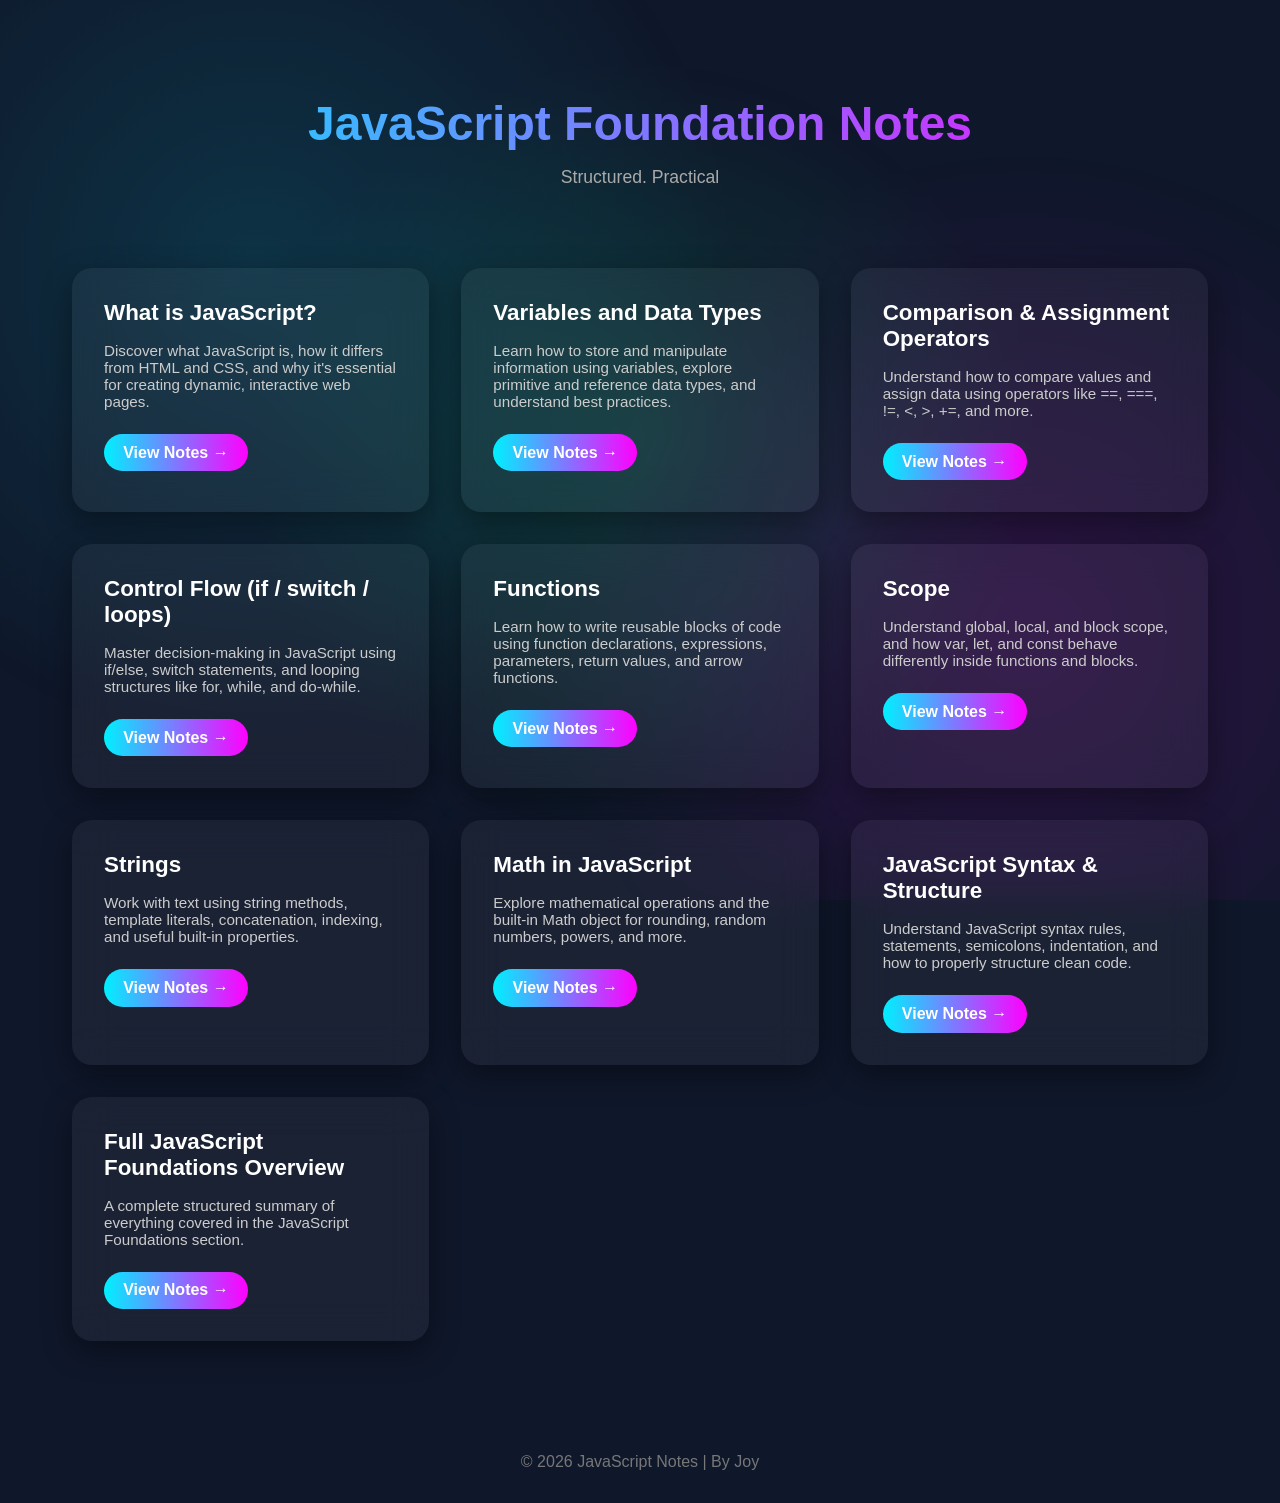
<file: index.html>
<!DOCTYPE html>
<html lang="en">
<head>
<meta charset="UTF-8">
<meta name="viewport" content="width=device-width, initial-scale=1.0">
<title>Web Development Notes Hub</title>

<style>
/* ---------------- RESET ---------------- */
*{
  margin:0;
  padding:0;
  box-sizing:border-box;
}

body{
  font-family:'Segoe UI',sans-serif;
  background:#0f172a;
  color:white;
  overflow-x:hidden;
}

/* ---------------- ANIMATED BACKGROUND ---------------- */
.bg{
  position:fixed;
  width:100%;
  height:100%;
  background: radial-gradient(circle at 20% 30%, #00f0ff22, transparent 40%),
              radial-gradient(circle at 80% 70%, #ff00ff22, transparent 40%),
              radial-gradient(circle at 50% 50%, #00ff9522, transparent 50%);
  animation: moveBg 12s infinite alternate ease-in-out;
  z-index:-1;
}

@keyframes moveBg{
  from{transform:translateY(0px);}
  to{transform:translateY(-40px);}
}

/* ---------------- HEADER ---------------- */
header{
  text-align:center;
  padding:6rem 2rem 3rem 2rem;
}

header h1{
  font-size:3rem;
  background:linear-gradient(90deg,#00f0ff,#ff00ff);
  -webkit-background-clip:text;
  -webkit-text-fill-color:transparent;
}

header p{
  margin-top:1rem;
  color:#aaa;
  font-size:1.1rem;
}

/* ---------------- GRID ---------------- */
.container{
  max-width:1200px;
  margin:auto;
  padding:2rem;
  display:grid;
  grid-template-columns:repeat(auto-fit,minmax(280px,1fr));
  gap:2rem;
}

/* ---------------- CARD ---------------- */
.card{
  background:rgba(255,255,255,0.05);
  backdrop-filter:blur(20px);
  border-radius:20px;
  padding:2rem;
  transition:0.4s ease;
  box-shadow:0 10px 30px rgba(0,0,0,0.4);
  position:relative;
  overflow:hidden;
}

.card:hover{
  transform:translateY(-10px);
  box-shadow:0 20px 40px rgba(0,255,255,0.2);
}

.card h2{
  margin-bottom:1rem;
  font-size:1.4rem;
}

.card p{
  color:#ccc;
  font-size:0.95rem;
  margin-bottom:1.5rem;
}

/* ---------------- BUTTON ---------------- */
.card a{
  text-decoration:none;
  padding:0.6rem 1.2rem;
  border-radius:30px;
  background:linear-gradient(90deg,#00f0ff,#ff00ff);
  color:white;
  font-weight:bold;
  transition:0.3s;
  display:inline-block;
}

.card a:hover{
  opacity:0.8;
}

/* ---------------- FOOTER ---------------- */
footer{
  text-align:center;
  padding:2rem;
  color:#777;
  margin-top:3rem;
}

/* ---------------- RESPONSIVE ---------------- */
@media(max-width:600px){
  header h1{
    font-size:2rem;
  }
}
</style>
</head>
<body>

<div class="bg"></div>

<header>
  <h1>JavaScript Foundation Notes</h1>
  <p>Structured. Practical</p>
</header>

<main class="container">

  <!-- Tutorial 1 -->
  <div class="card">
    <h2>What is JavaScript?</h2>
    <p>Discover what JavaScript is, how it differs from HTML and CSS, and why it's essential for creating dynamic, interactive web pages.</p>
    <a href="./JavaScript_Foundations/WhatIsJavaScript.html">View Notes →</a>
  </div>

  <!-- Tutorial 2 -->
  <div class="card">
    <h2>Variables and Data Types</h2>
    <p>Learn how to store and manipulate information using variables, explore primitive and reference data types, and understand best practices.</p>
    <a href="./JavaScript_Foundations/VariablesAndDataTypes.html">View Notes →</a>
  </div>

  <!-- Tutorial 3 -->
  <div class="card">
    <h2>Comparison & Assignment Operators</h2>
    <p>Understand how to compare values and assign data using operators like ==, ===, !=, <, >, +=, and more.</p>
    <a href="./JavaScript_Foundations/ComparisonandAssignmentOperators.html">View Notes →</a>
  </div>

  <!-- Tutorial 4 -->
  <div class="card">
    <h2>Control Flow (if / switch / loops)</h2>
    <p>Master decision-making in JavaScript using if/else, switch statements, and looping structures like for, while, and do-while.</p>
    <a href="./JavaScript_Foundations/controlFlow.html">View Notes →</a>
  </div>

  <!-- Tutorial 5 -->
  <div class="card">
    <h2>Functions</h2>
    <p>Learn how to write reusable blocks of code using function declarations, expressions, parameters, return values, and arrow functions.</p>
    <a href="./JavaScript_Foundations/functions.html">View Notes →</a>
  </div>

  <!-- Tutorial 6 -->
  <div class="card">
    <h2>Scope</h2>
    <p>Understand global, local, and block scope, and how var, let, and const behave differently inside functions and blocks.</p>
    <a href="./JavaScript_Foundations/scope.html">View Notes →</a>
  </div>

  <!-- Tutorial 7 -->
  <div class="card">
    <h2>Strings</h2>
    <p>Work with text using string methods, template literals, concatenation, indexing, and useful built-in properties.</p>
    <a href="./JavaScript_Foundations/strings.html">View Notes →</a>
  </div>

  <!-- Tutorial 8 -->
  <div class="card">
    <h2>Math in JavaScript</h2>
    <p>Explore mathematical operations and the built-in Math object for rounding, random numbers, powers, and more.</p>
    <a href="./JavaScript_Foundations/math.html">View Notes →</a>
  </div>

  <!-- Tutorial 9 -->
  <div class="card">
    <h2>JavaScript Syntax & Structure</h2>
    <p>Understand JavaScript syntax rules, statements, semicolons, indentation, and how to properly structure clean code.</p>
    <a href="./JavaScript_Foundations/syntax.html">View Notes →</a>
  </div>

  <!-- Tutorial 10 -->
  <div class="card">
    <h2>Full JavaScript Foundations Overview</h2>
    <p>A complete structured summary of everything covered in the JavaScript Foundations section.</p>
    <a href="./JavaScript_Foundations/jsFoundations.html">View Notes →</a>
  </div>

</main>

<footer>
  © 2026 JavaScript Notes | By Joy
</footer>

</body>
</html>
</file>
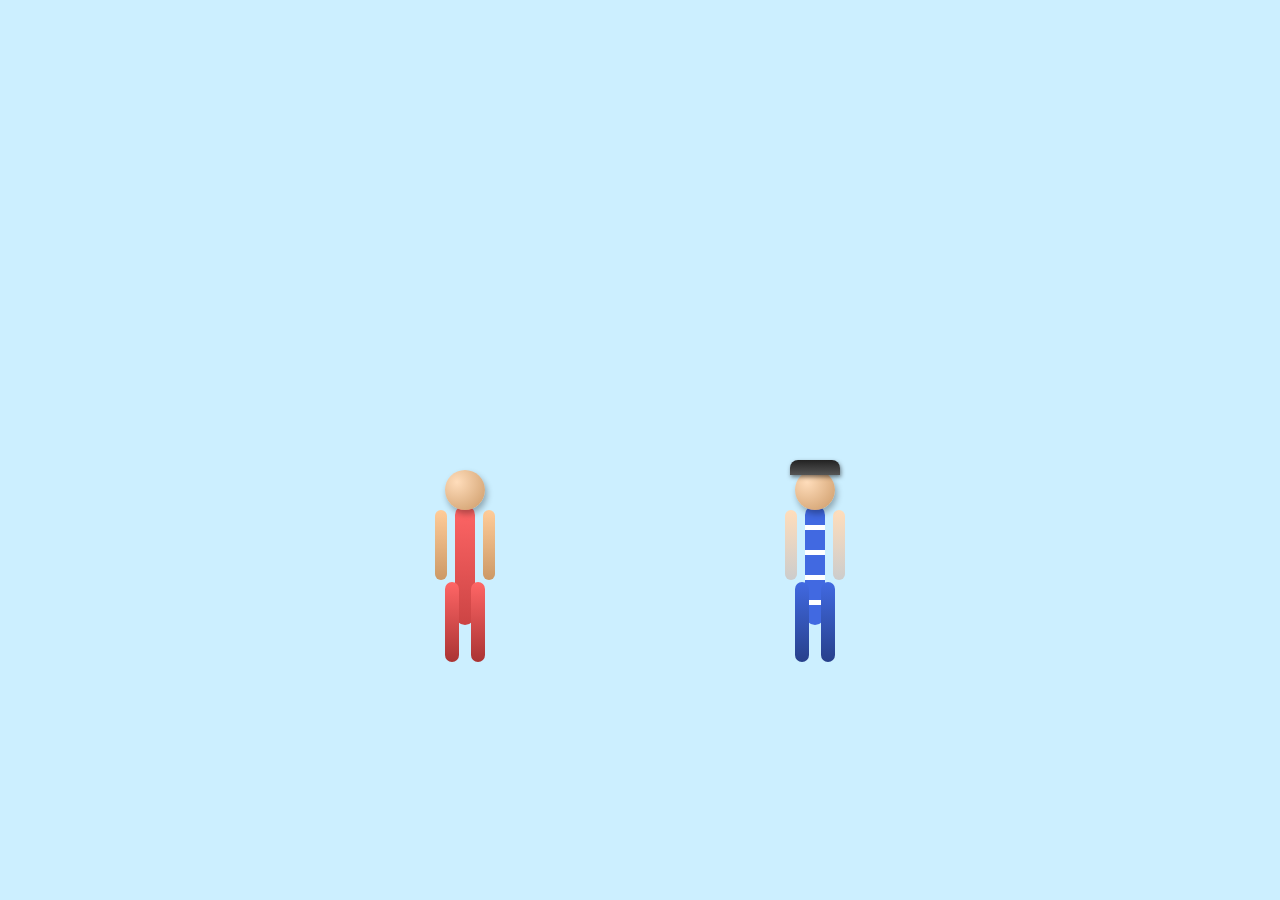
<file: JavaScript_Foundations/cartoon.html>
<!DOCTYPE html>
<html lang="en">
<head>
<meta charset="UTF-8">
<meta name="viewport" content="width=device-width, initial-scale=1.0">
<title>Ultra Realistic Stick-Figure Security Check</title>
<style>
body {
  margin: 0;
  background: #ccefff;
  display: flex;
  justify-content: center;
  align-items: center;
  height: 100vh;
  font-family: Arial, sans-serif;
}

/* Scene container */
.scene {
  width: 700px;
  height: 350px;
  position: relative;
  display: flex;
  justify-content: space-around;
  align-items: flex-end;
}

/* Stick figure base */
.person, .officer {
  position: relative;
  width: 60px;
  display: flex;
  flex-direction: column;
  align-items: center;
}

/* Head with shading */
.head {
  width: 40px;
  height: 40px;
  border-radius: 50%;
  background: radial-gradient(circle at 30% 30%, #ffddbb, #cc9966);
  box-shadow: 2px 4px 6px rgba(0,0,0,0.3);
  z-index: 2;
  position: relative;
}

/* Officer hat */
.officer .hat {
  width: 50px;
  height: 15px;
  background: linear-gradient(to bottom, #222, #555);
  border-radius: 8px 8px 0 0;
  position: absolute;
  top: -10px;
  z-index: 3;
  box-shadow: 1px 2px 4px rgba(0,0,0,0.5);
}

/* Body with gradient and subtle curves */
.body {
  width: 20px;
  height: 120px;
  border-radius: 12px;
  margin-top: -5px;
  position: relative;
  z-index: 1;
  display: flex;
  flex-direction: column;
  align-items: center;
}

/* Person uniform */
.person .body {
  background: linear-gradient(to bottom, #ff6666 0%, #cc4444 100%);
}

/* Officer uniform */
.officer .body {
  background: repeating-linear-gradient(
    to bottom,
    #4169e1, /* royal blue */
    #4169e1 20px,
    #ffffff 20px,
    #ffffff 25px
  );
}

/* Arms attached to body */
.arms {
  display: flex;
  justify-content: space-between;
  width: 60px;
  margin-top: 5px;
}
.arm-left, .arm-right {
  width: 12px;
  height: 70px;
  border-radius: 8px;
}
.person .arm-left, .person .arm-right {
  background: linear-gradient(to bottom, #ffcc99, #cc9966);
}
.officer .arm-left, .officer .arm-right {
  background: linear-gradient(to bottom, #ffddbb, #cccccc);
}

/* Legs attached to body */
.legs {
  display: flex;
  justify-content: space-between;
  width: 40px;
  margin-top: 2px;
}
.leg-left, .leg-right {
  width: 14px;
  height: 80px;
  border-radius: 10px;
}
.person .leg-left, .person .leg-right {
  background: linear-gradient(to bottom, #ff6666, #aa3333);
}
.officer .leg-left, .officer .leg-right {
  background: linear-gradient(to bottom, #4169e1, #27408b);
}

/* ID card */
.id-card {
  width: 28px;
  height: 18px;
  background: linear-gradient(135deg, #fff, #eee);
  border: 2px solid #333;
  border-radius: 4px;
  position: absolute;
  top: 70px;
  left: 10px;
  transform: rotate(-30deg);
  opacity: 0;
  animation: moveID 8s infinite;
  box-shadow: 2px 2px 4px rgba(0,0,0,0.3);
  z-index: 4;
}

/* Speech bubbles */
.tooltip {
  position: absolute;
  max-width: 18ch;
  padding: 0.8em;
  border-radius: 1em;
  text-align: center;
  font-size: 14px;
  color: #fff;
  opacity: 0;
  z-index: 5;
}

/* Officer bubble gradients */
.officer-bubble {
  background: linear-gradient(45deg,#490A3D,#F8CA00);
  bottom: 180px;
  left: -10px;
  animation-fill-mode: forwards;
}

/* Person bubble gradients */
.person-bubble {
  background: linear-gradient(-45deg,#5E412F,#78C0A8);
  bottom: 180px;
  right: -10px;
  animation-fill-mode: forwards;
}

/* Bubble animation sequences */
@keyframes dialogueSequence {0%,14% { opacity:0; } 15%,29% { opacity:1; } 30%,100% { opacity:0; }}
@keyframes dialogueSequence2 {0%,29% { opacity:0; } 30%,44% { opacity:1; } 45%,100% { opacity:0; }}
@keyframes dialogueSequence3 {0%,44% { opacity:0; } 45%,59% { opacity:1; } 60%,100% { opacity:0; }}
@keyframes dialogueSequence4 {0%,59% { opacity:0; } 60%,74% { opacity:1; } 75%,100% { opacity:0; }}

/* Move ID card from person to officer */
@keyframes moveID {
  0%,59% { opacity: 0; transform: rotate(-30deg) translate(0,0); }
  60%,74% { opacity: 1; transform: rotate(0deg) translate(180px,-30px); }
  75%,100% { opacity: 0; transform: rotate(-30deg) translate(0,0); }
}

/* Assign animations */
.officer-bubble.age { animation: dialogueSequence 8s infinite; }
.person-bubble.age { animation: dialogueSequence2 8s infinite; }
.officer-bubble.id { animation: dialogueSequence3 8s infinite; }
.person-bubble.id { animation: dialogueSequence4 8s infinite; }

</style>
</head>
<body>

<div class="scene">
  <!-- Person -->
  <div class="person">
    <div class="head"></div>
    <div class="body">
      <div class="arms">
        <div class="arm-left"></div>
        <div class="arm-right"></div>
      </div>
      <div class="legs">
        <div class="leg-left"></div>
        <div class="leg-right"></div>
      </div>
    </div>
    <div class="id-card"></div>
    <div class="tooltip person-bubble age">21</div>
    <div class="tooltip person-bubble id">Here is my ID</div>
  </div>

  <!-- Officer -->
  <div class="officer">
    <div class="hat"></div>
    <div class="head"></div>
    <div class="body">
      <div class="arms">
        <div class="arm-left"></div>
        <div class="arm-right"></div>
      </div>
      <div class="legs">
        <div class="leg-left"></div>
        <div class="leg-right"></div>
      </div>
    </div>
    <div class="tooltip officer-bubble age">Please tell me your age?</div>
    <div class="tooltip officer-bubble id">Show me your ID!</div>
  </div>
</div>

</body>
</html>
</file>
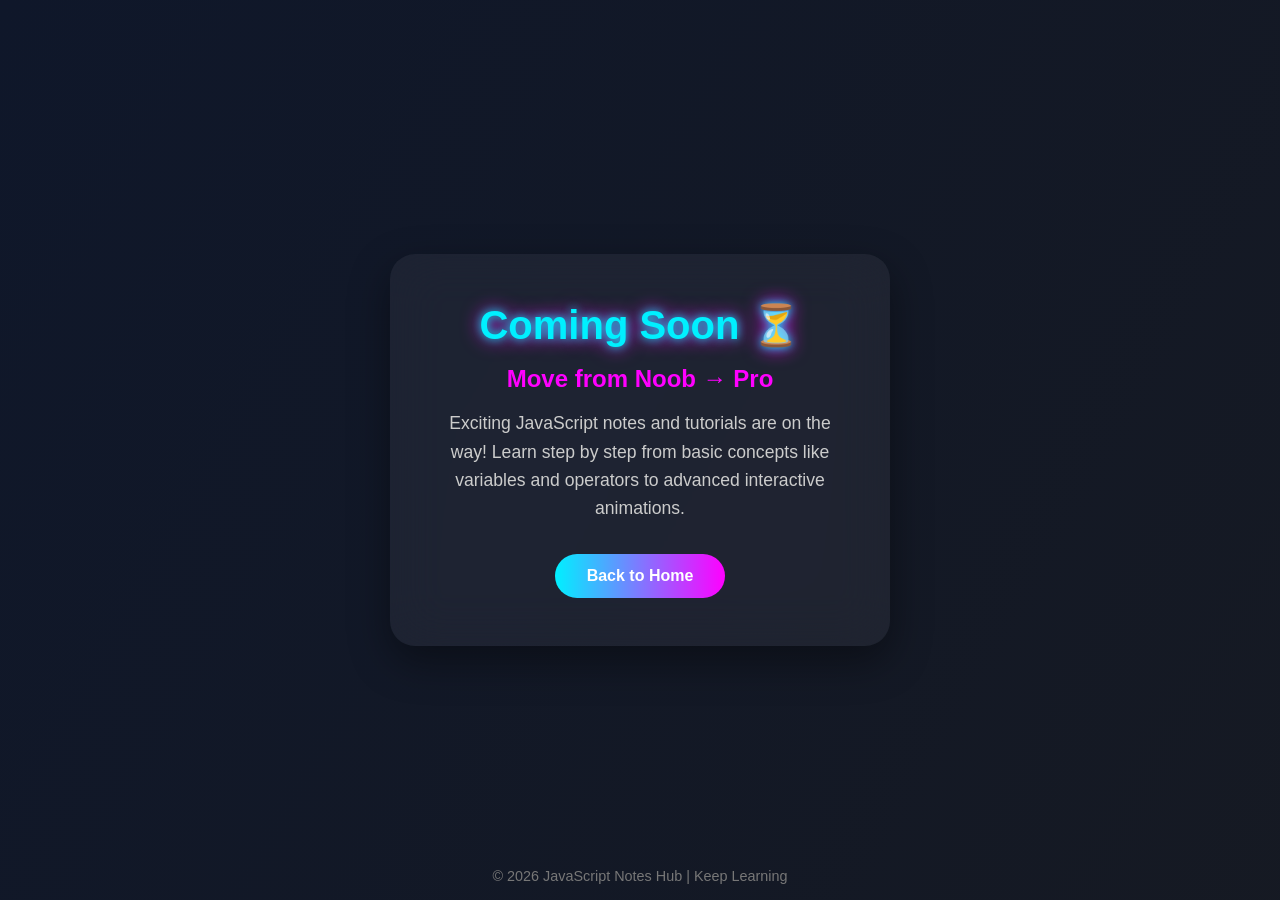
<file: JavaScript_Foundations/comingSoon.html>
<!DOCTYPE html>
<html lang="en">
<head>
<meta charset="UTF-8">
<meta name="viewport" content="width=device-width, initial-scale=1.0">
<title>Notes Coming Soon</title>

<style>
/* --------------- RESET --------------- */
* {
  margin: 0;
  padding: 0;
  box-sizing: border-box;
}

body {
  font-family: 'Segoe UI', sans-serif;
  height: 100vh;
  background: linear-gradient(120deg,#0f172a,#1c1c1c,#0f172a);
  background-size: 400% 400%;
  animation: gradientMove 15s ease infinite;
  color: white;
  display: flex;
  justify-content: center;
  align-items: center;
  overflow: hidden;
}

/* --------------- BACKGROUND ANIMATION --------------- */
@keyframes gradientMove {
  0% {background-position:0% 50%;}
  50% {background-position:100% 50%;}
  100% {background-position:0% 50%;}
}

/* --------------- CARD --------------- */
.card {
  background: rgba(255,255,255,0.05);
  backdrop-filter: blur(25px);
  padding: 3rem;
  border-radius: 25px;
  text-align: center;
  box-shadow: 0 15px 40px rgba(0,0,0,0.4);
  max-width: 500px;
  width: 90%;
  transition: transform 0.3s ease, box-shadow 0.3s ease;
}

.card:hover {
  transform: translateY(-10px);
  box-shadow: 0 20px 50px rgba(0,255,255,0.3);
}

/* --------------- TEXT --------------- */
.card h1 {
  font-size: 2.5rem;
  color: #00f0ff;
  text-shadow: 0 0 10px #00f0ff, 0 0 20px #ff00ff;
  margin-bottom: 1rem;
}

.card h2 {
  font-size: 1.5rem;
  color: #ff00ff;
  margin-bottom: 1rem;
}

.card p {
  font-size: 1.1rem;
  color: #ccc;
  margin-bottom: 2rem;
  line-height: 1.6;
}

/* --------------- BUTTON --------------- */
.button {
  display: inline-block;
  padding: 0.8rem 2rem;
  border-radius: 30px;
  text-decoration: none;
  font-weight: bold;
  color: white;
  background: linear-gradient(90deg,#00f0ff,#ff00ff);
  transition: 0.3s;
}

.button:hover {
  opacity: 0.85;
  transform: scale(1.05);
}

/* --------------- FOOTER --------------- */
footer {
  position: absolute;
  bottom: 1rem;
  width: 100%;
  text-align: center;
  color: #777;
  font-size: 0.9rem;
}

/* --------------- RESPONSIVE --------------- */
@media(max-width:600px) {
  .card h1 {
    font-size: 2rem;
  }
  .card h2 {
    font-size: 1.2rem;
  }
}
</style>
</head>
<body>

<div class="card">
  <h1>Coming Soon ⏳</h1>
  <h2>Move from Noob → Pro</h2>
  <p>Exciting JavaScript notes and tutorials are on the way! Learn step by step from basic concepts like variables and operators to advanced interactive animations.</p>
  <a href="../index.html" class="button">Back to Home</a>
</div>

<footer>
  © 2026 JavaScript Notes Hub | Keep Learning
</footer>

<script src="script.js"></script>
</body>
</html>
</file>
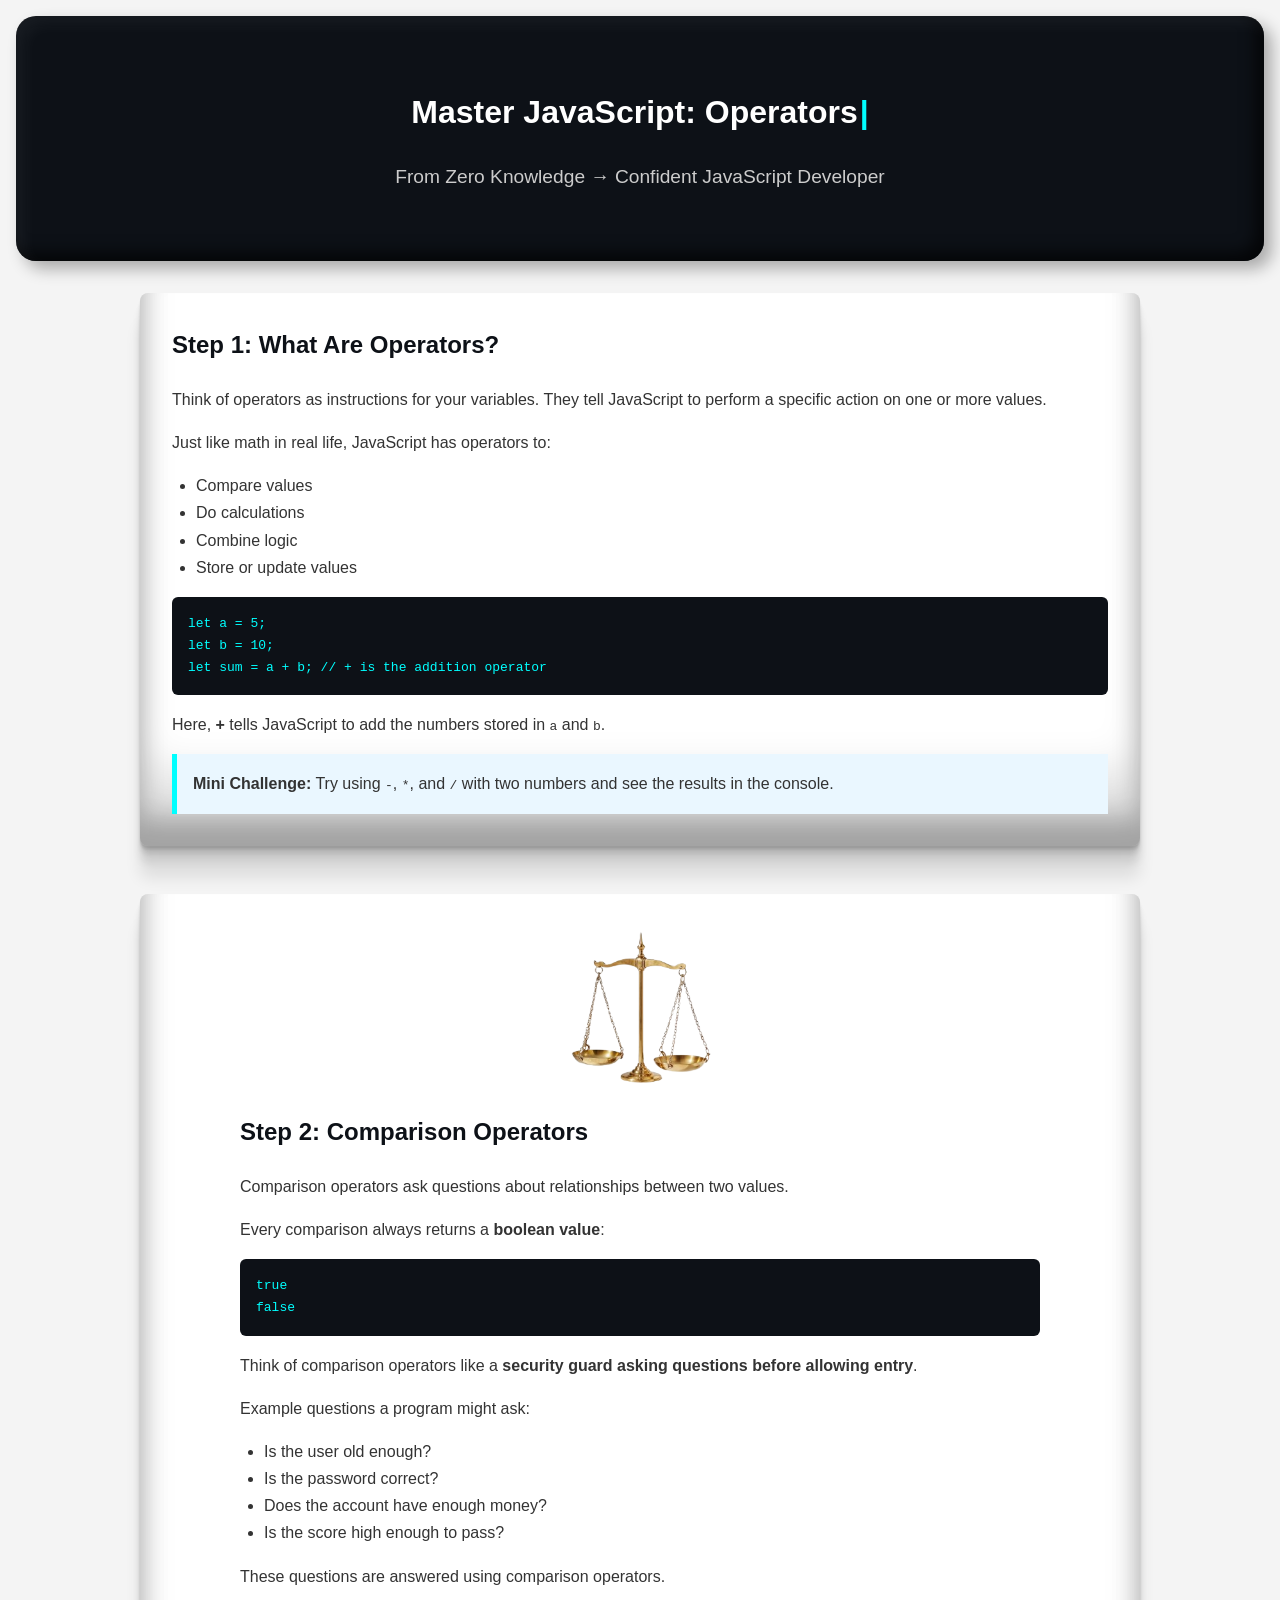
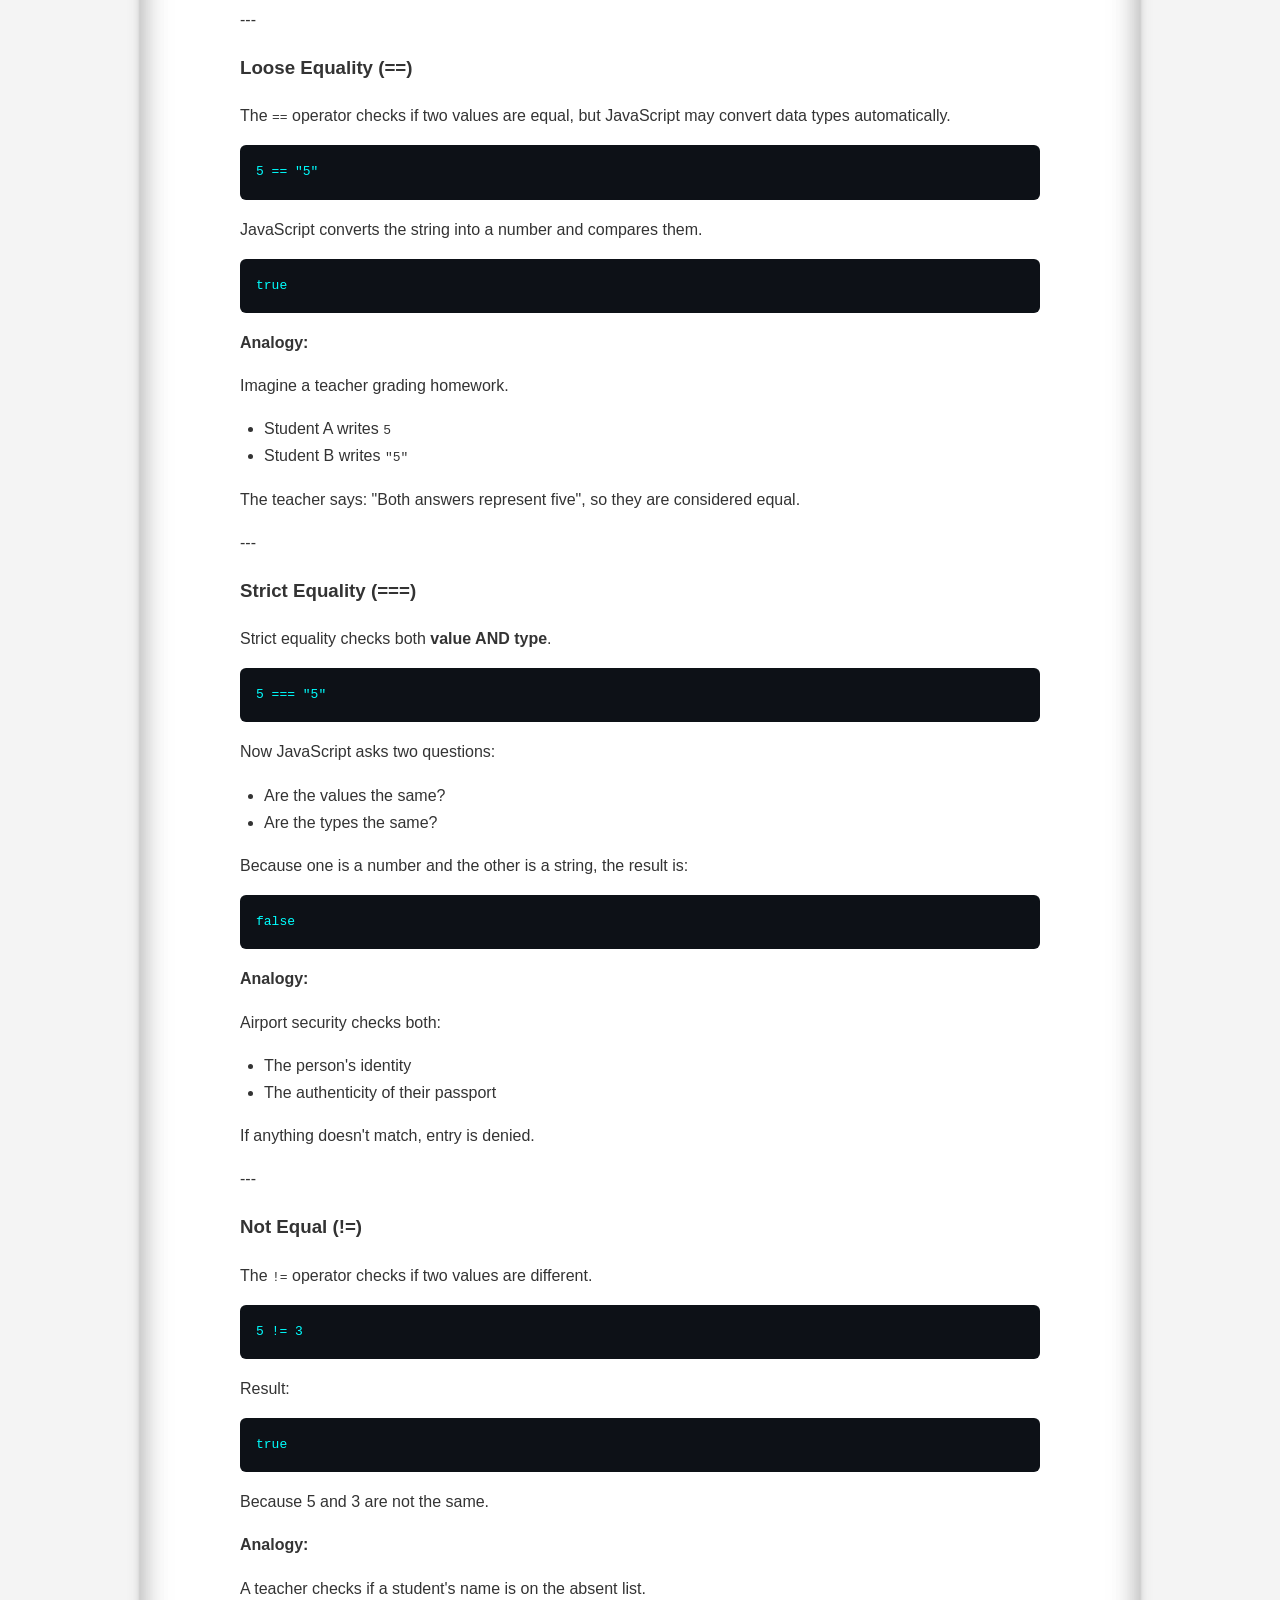
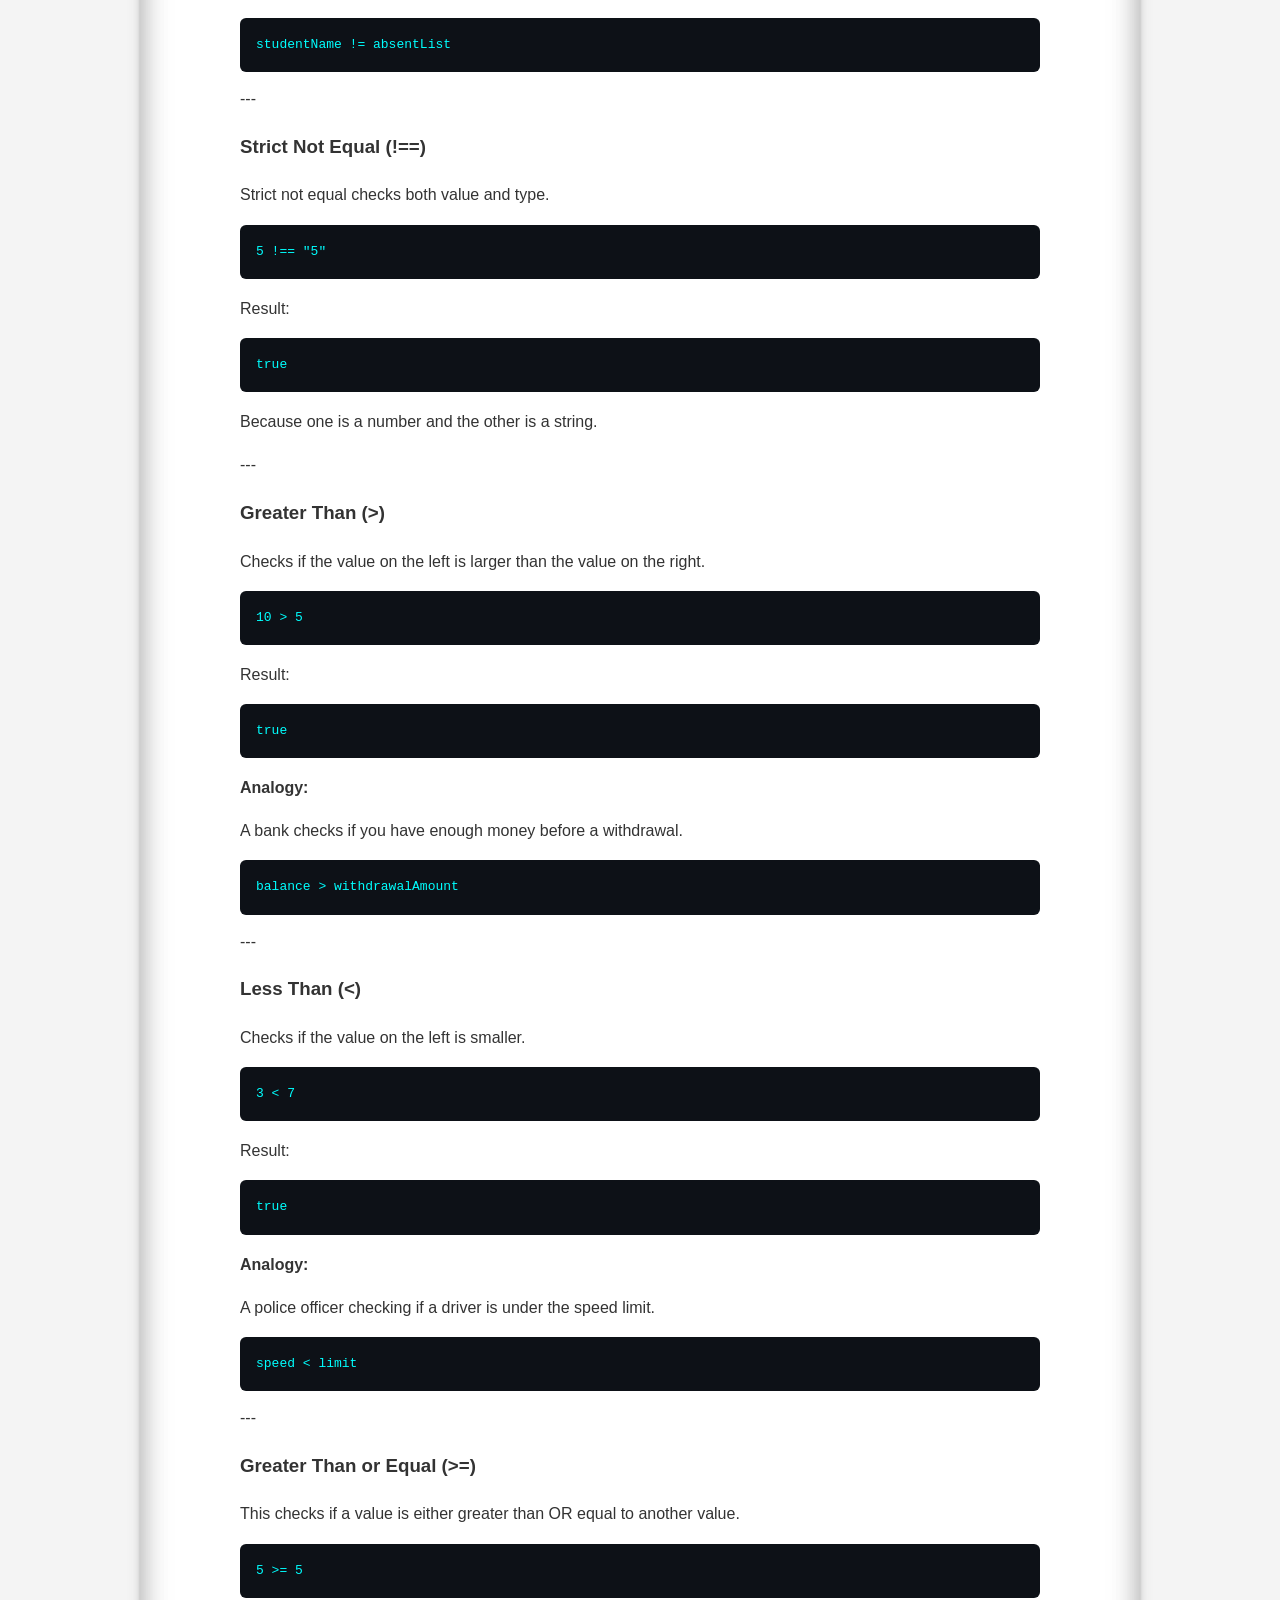
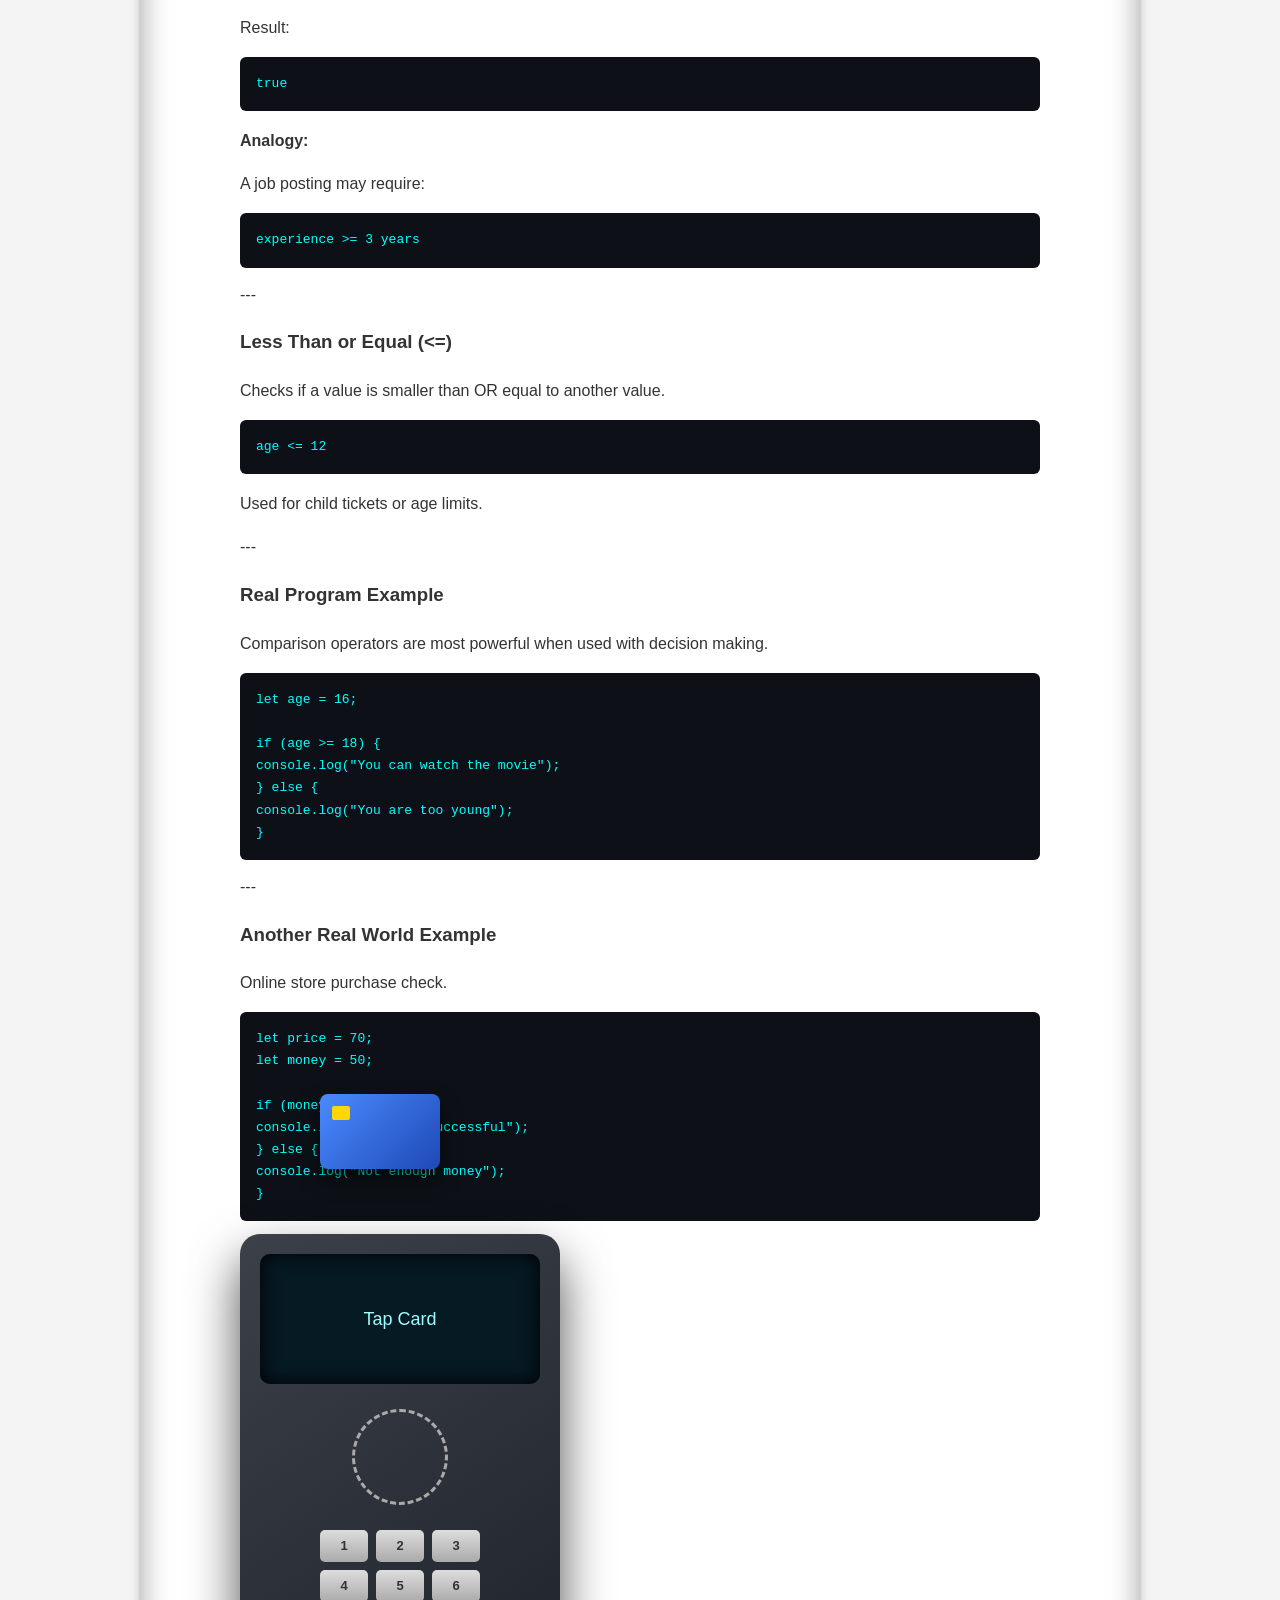
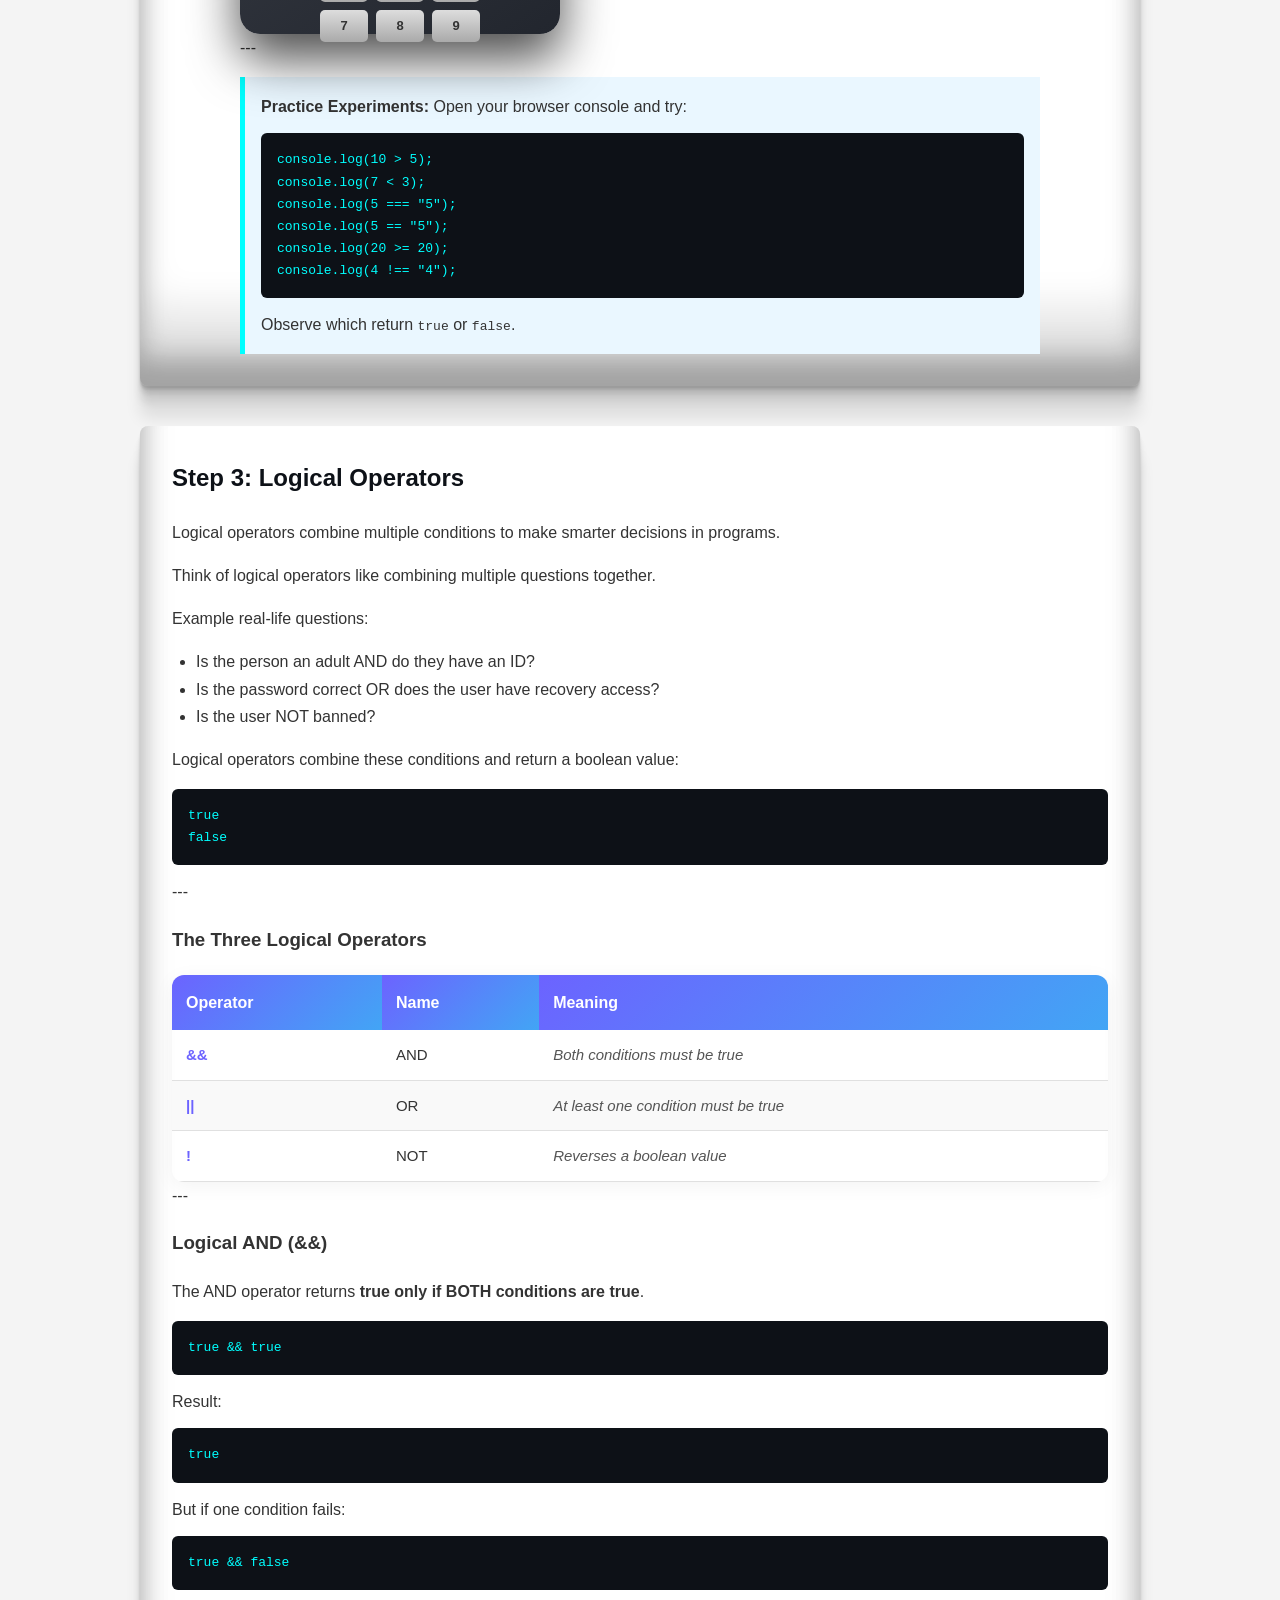
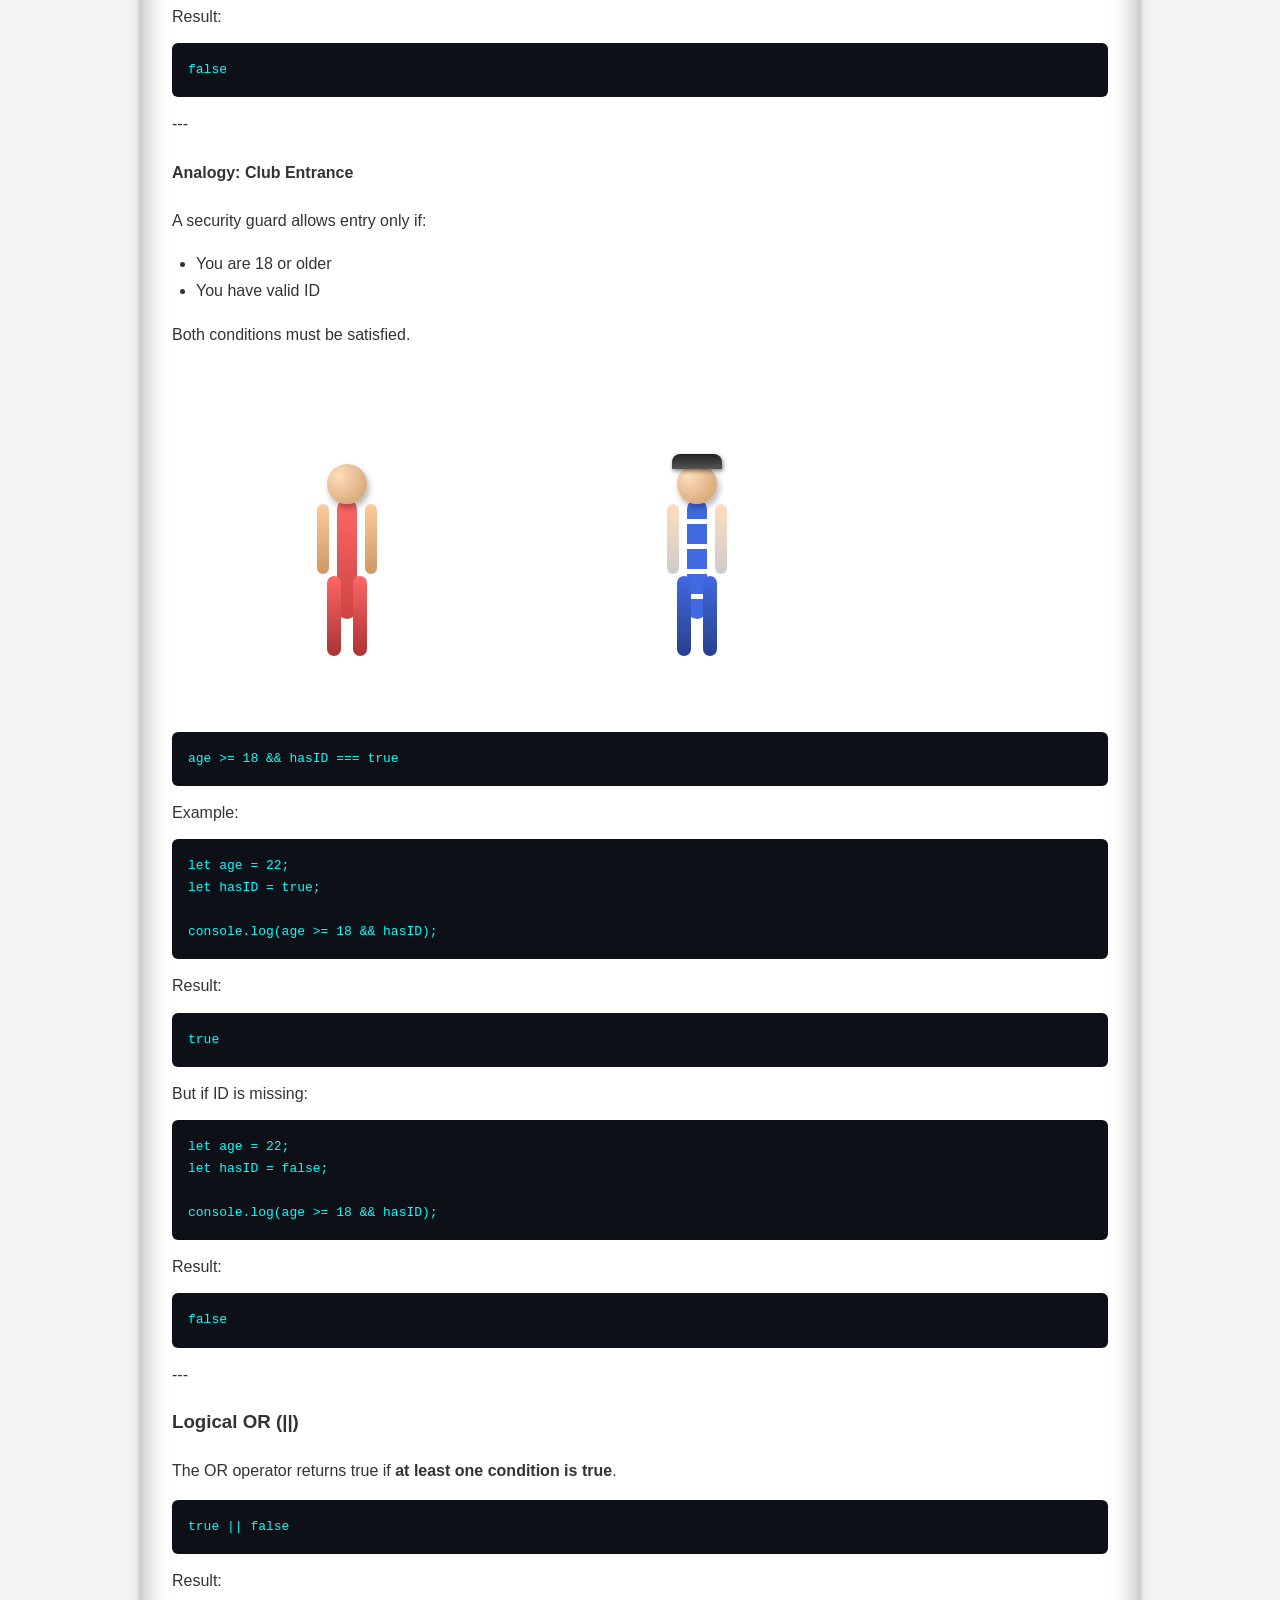
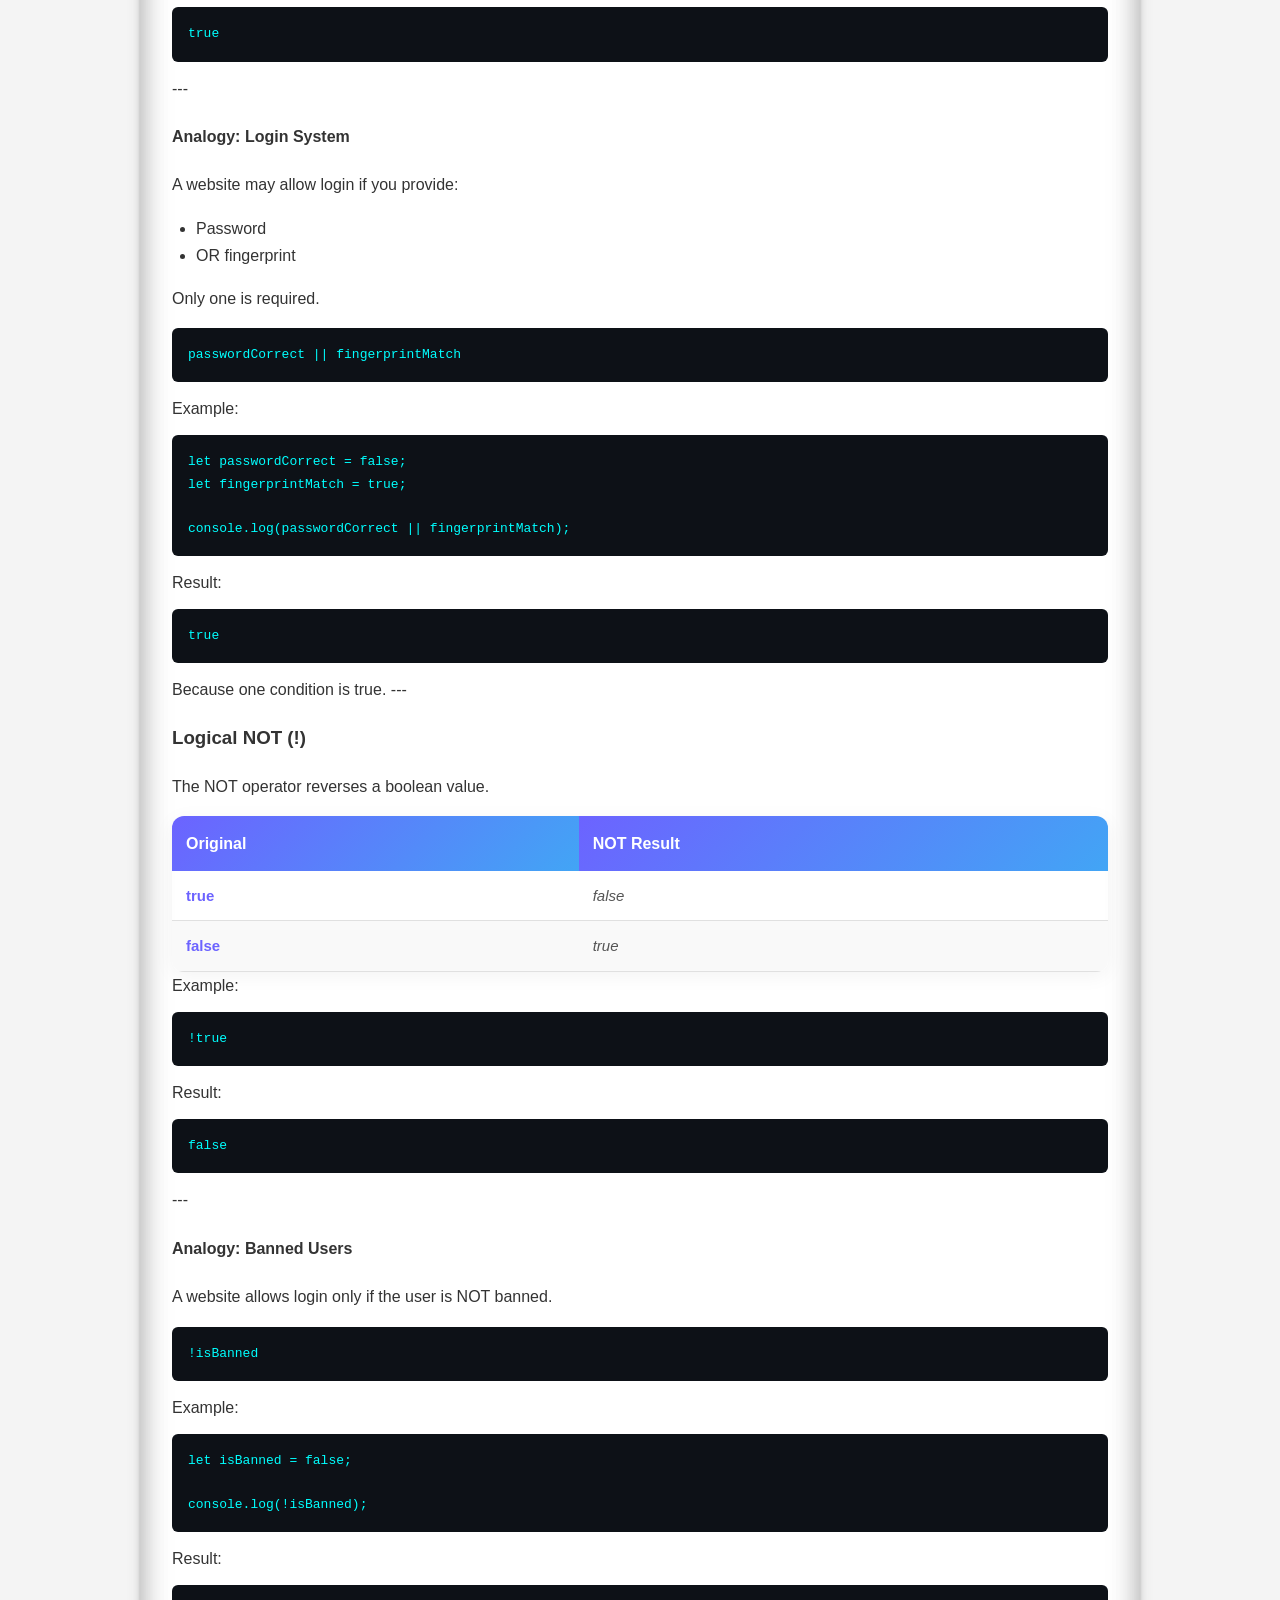
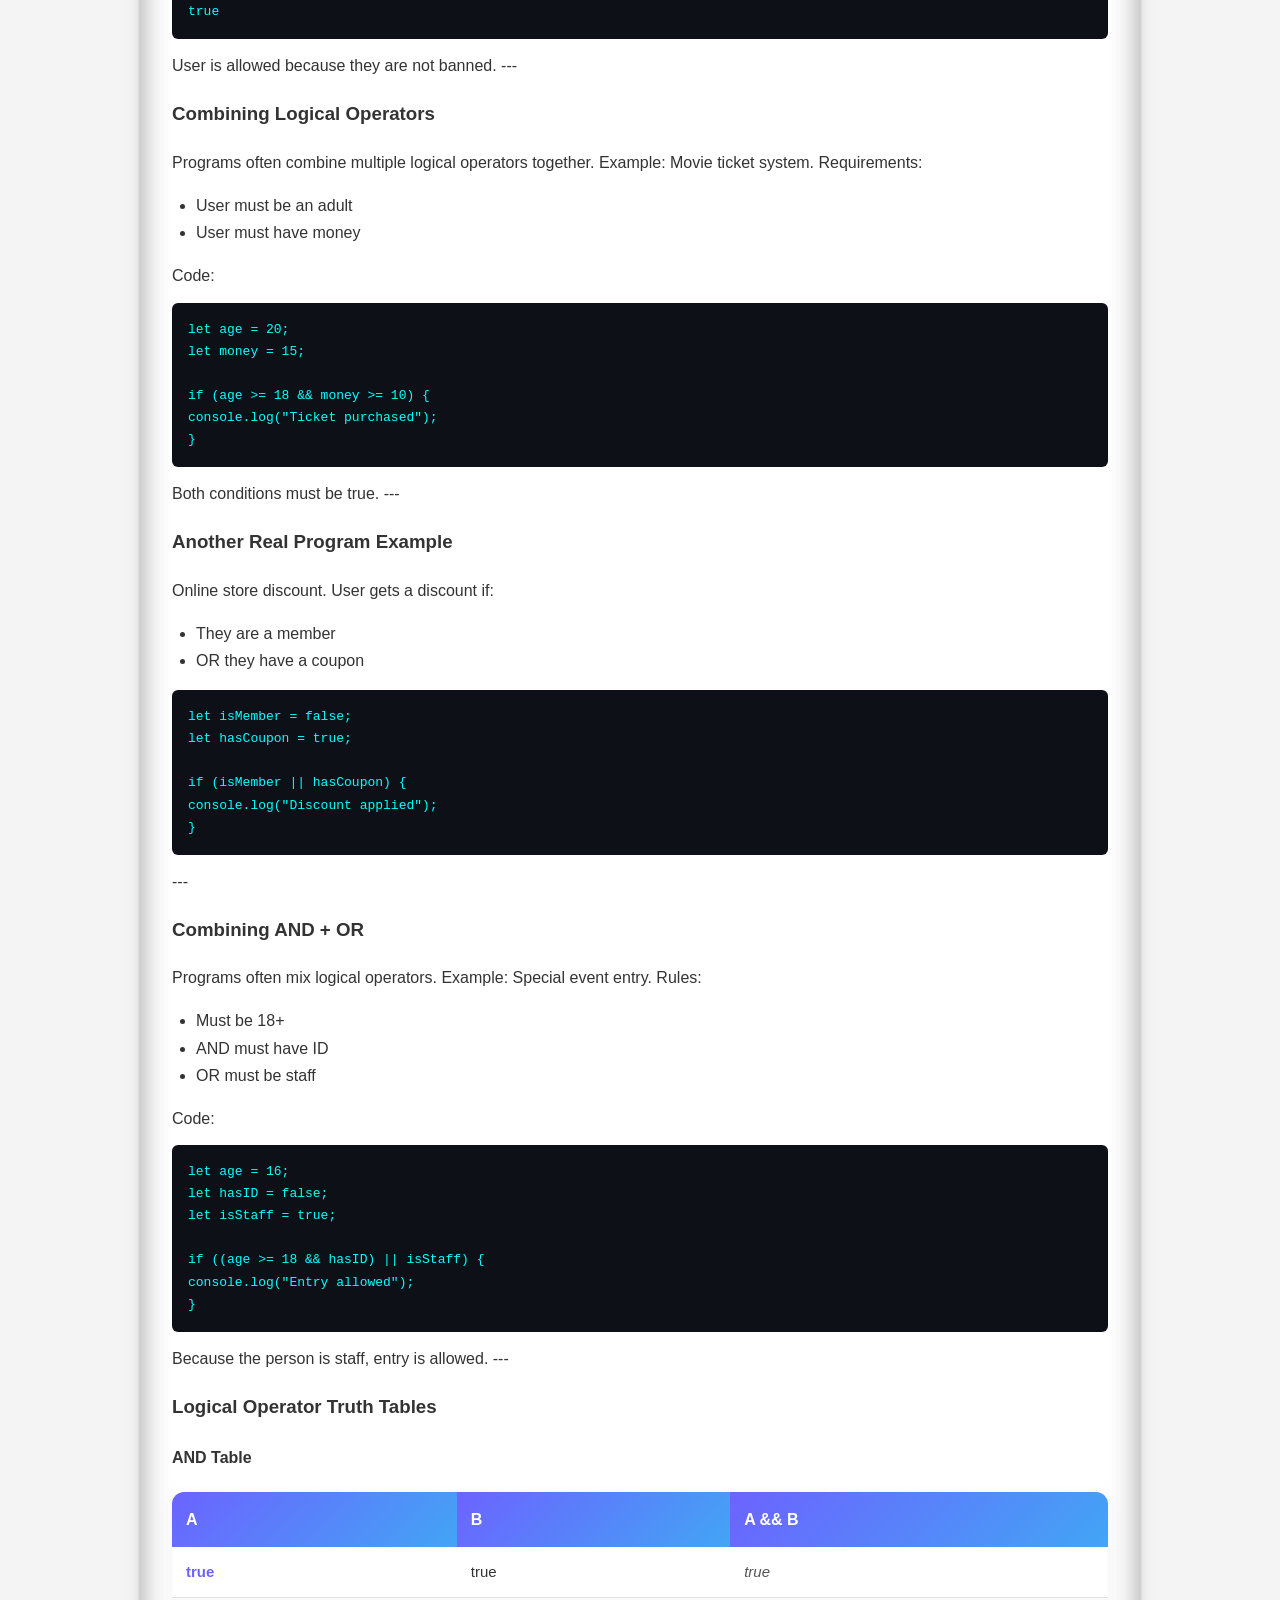
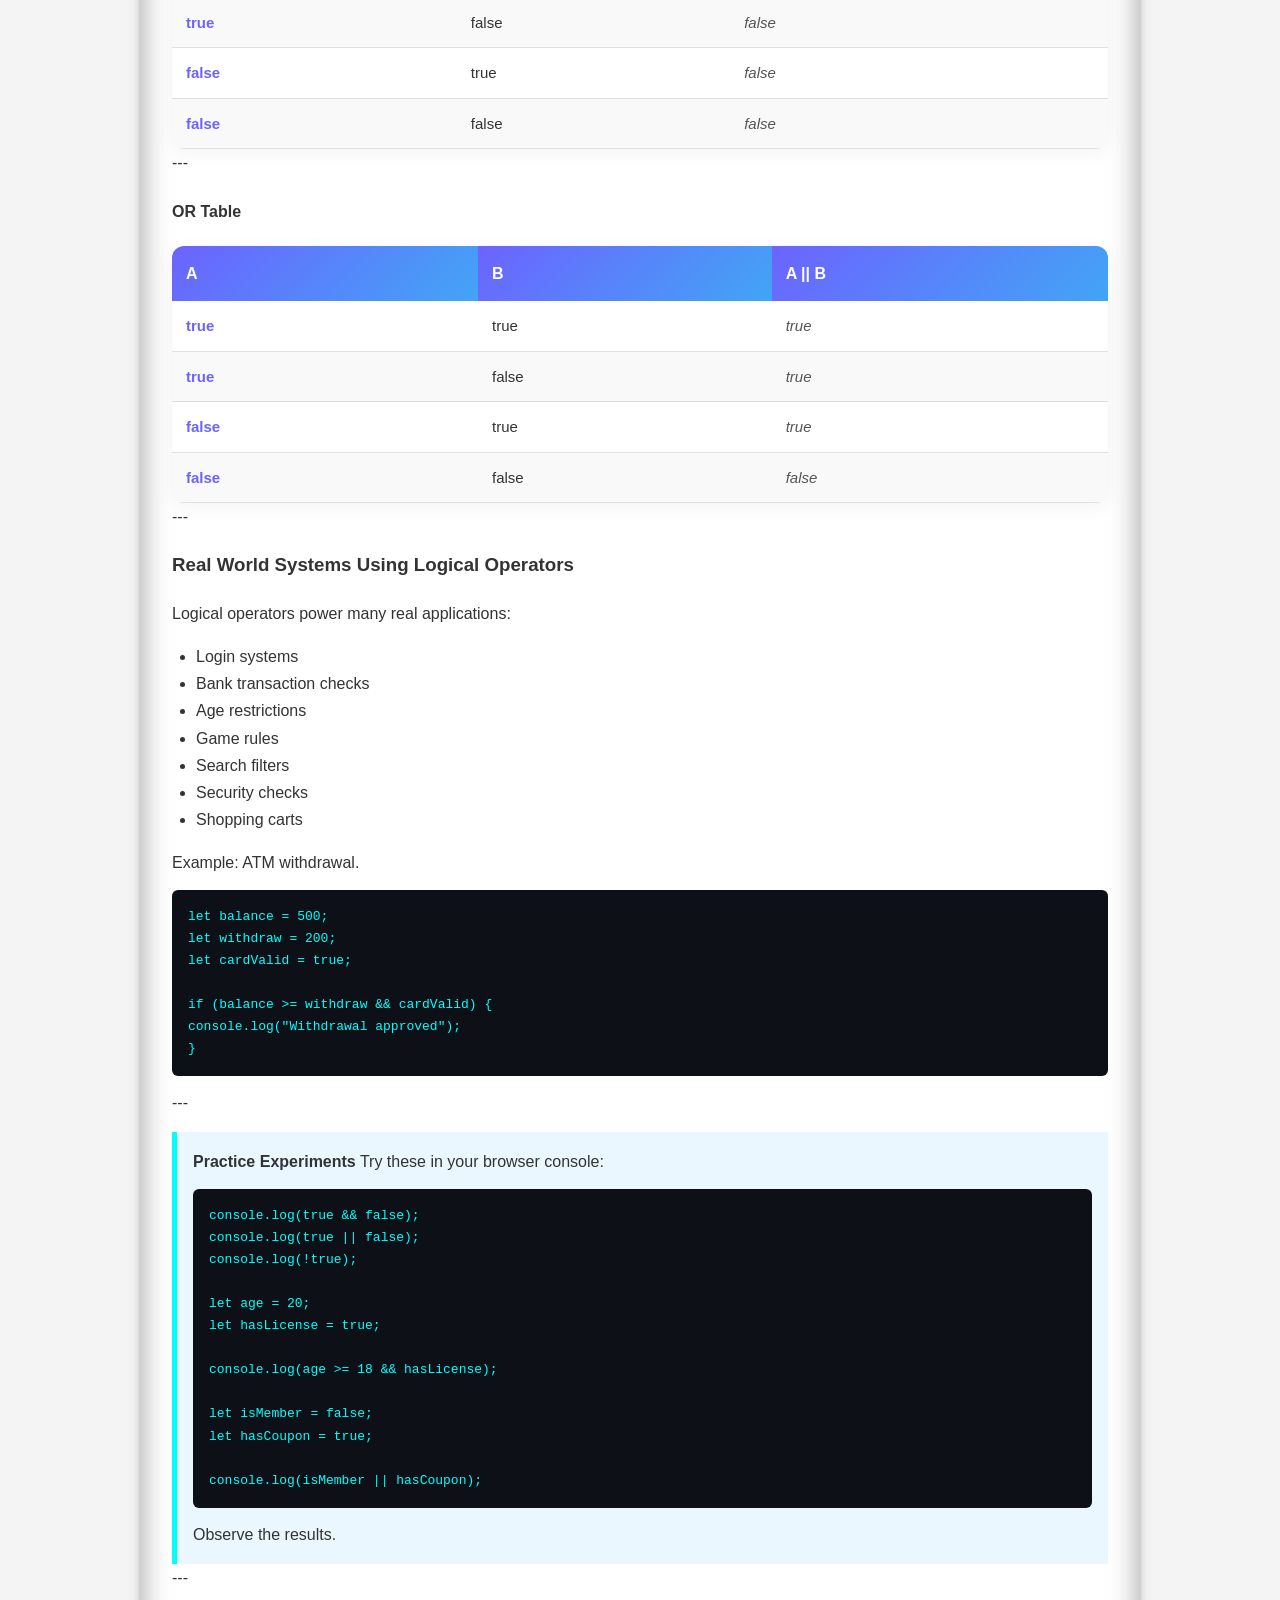
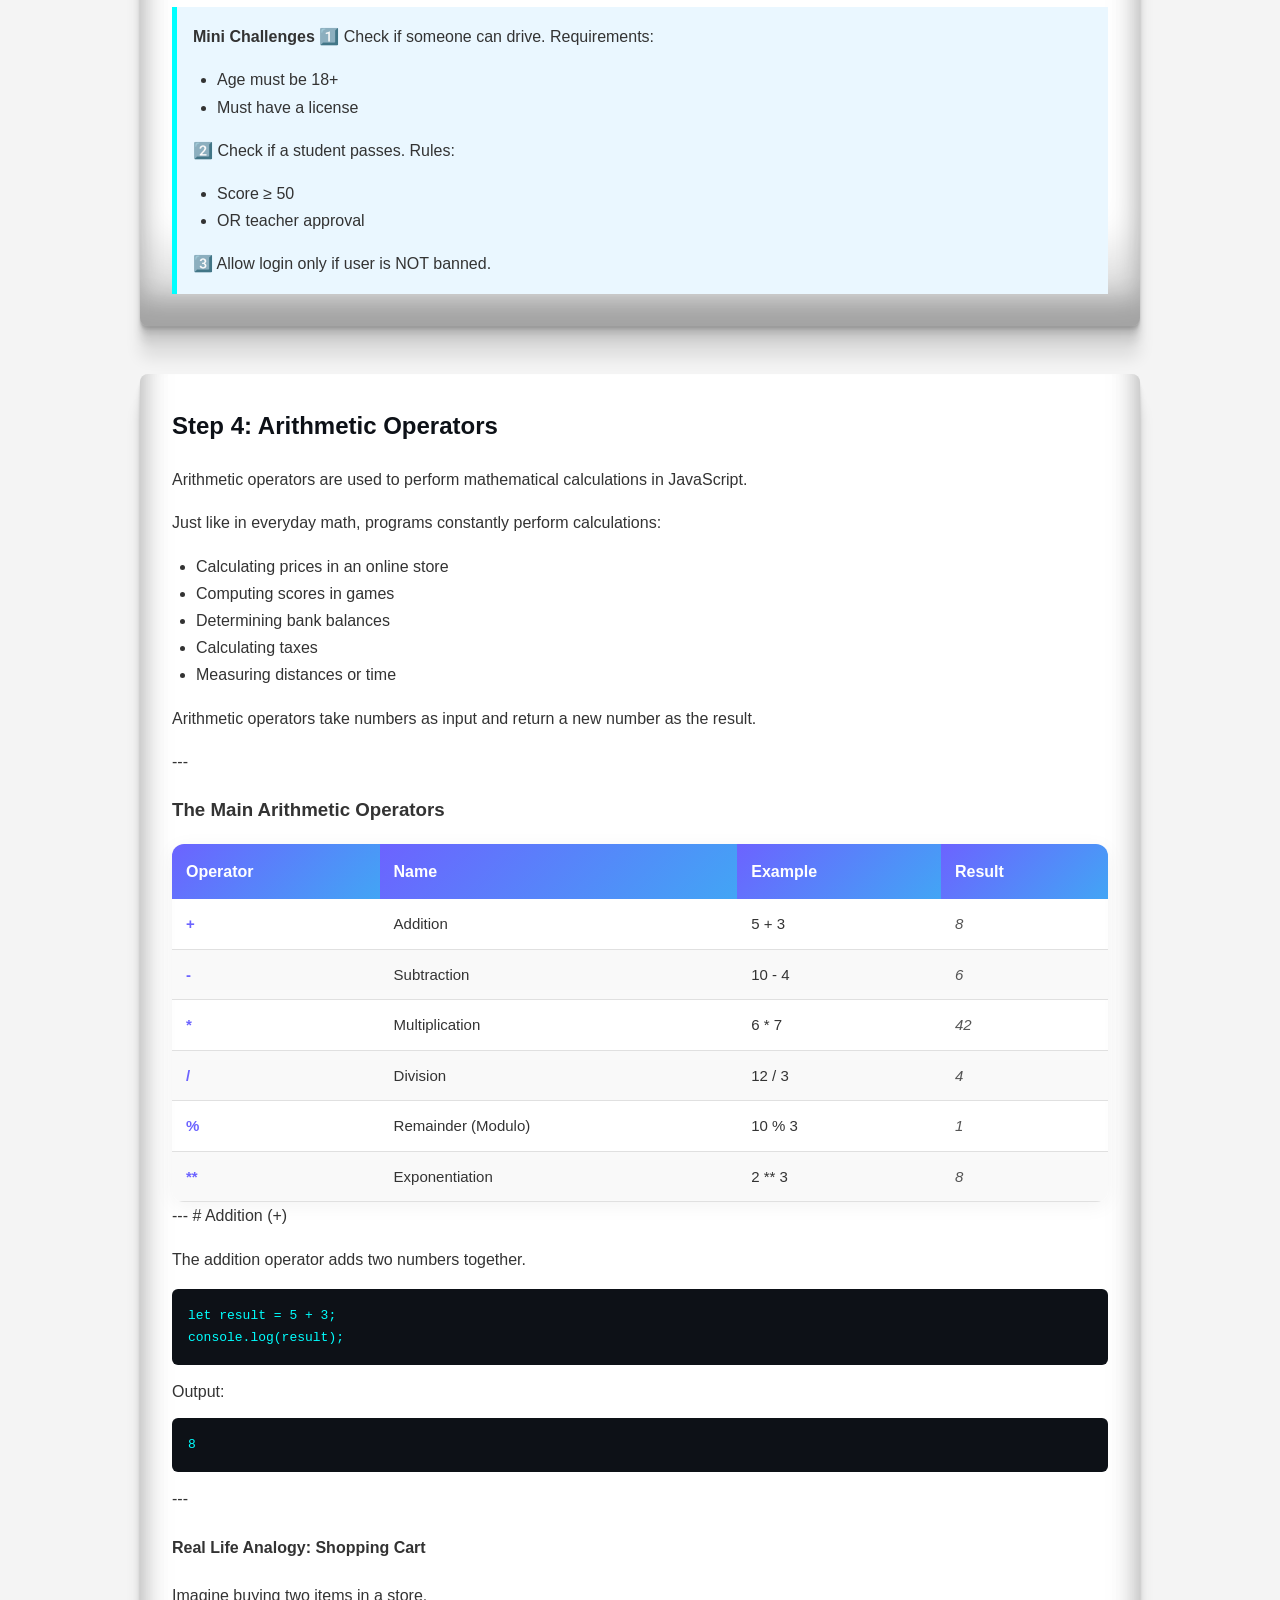
<file: JavaScript_Foundations/ComparisonandAssignmentOperators.html>
<!DOCTYPE html>
<html lang="en">
<head>
<meta charset="UTF-8">
<meta name="viewport" content="width=device-width, initial-scale=1.0">
<title>JavaScript Operators - Complete Guide</title>
<link rel="stylesheet" href="style.css">
<style>
  .step-2-container {
  display: flex;
  flex-direction: column; /* Stack image above text */
  align-items: center;    /* Center the image horizontally */
  gap: 20px;              /* Space between image and text */
  margin-bottom: 40px;    /* Space after Step 2 section */
}

.step-2-image {
  width: 150px;   /* Adjust size as needed */
  height: auto;
}

.step-2-content {
  max-width: 800px; /* Optional: limit text width */
  width: 100%;
}

.pos{
  width:280px;
  height:360px;
  background:linear-gradient(145deg,#3c4049,#22262e);
  border-radius:20px;
  padding:20px;
  box-shadow:0 25px 50px rgba(0,0,0,0.7);
  position:relative;
}

/* SCREEN */

.screen{
  height:110px;
  background:#061a24;
  border-radius:10px;
  display:flex;
  justify-content:center;
  align-items:center;
  text-align:center;
  color:#9dfcff;
  font-size:18px;
  padding:10px;
  box-shadow:inset 0 0 20px black;
}

/* DEFAULT TEXT */

.idle{
  position:absolute;
  animation:idleText 6s infinite;
}

/* DECLINED MESSAGE */

.message{
  position:absolute;
  color:#ff6b6b;
  opacity:0;
  animation:showMsg 6s infinite;
}

@keyframes idleText{

0%,45%{opacity:1}

55%,100%{opacity:0}

}

@keyframes showMsg{

0%,45%{opacity:0}

55%,90%{opacity:1}

100%{opacity:0}

}

/* TAP AREA */

.tap{
  width:90px;
  height:90px;
  border-radius:50%;
  border:3px dashed #aaa;
  margin:25px auto;
  position:relative;
}

.signal{
  position:absolute;
  width:60px;
  height:60px;
  border-radius:50%;
  border:3px solid #7df9ff;
  top:15px;
  left:15px;
  opacity:0;
  animation:signal 1.5s infinite;
}

@keyframes signal{

0%{transform:scale(.6);opacity:.8}
100%{transform:scale(1.6);opacity:0}

}

/* CARD */

.card{
  width:120px;
  height:75px;
  background:linear-gradient(135deg,#4a8bff,#1f49b6);
  border-radius:8px;
  position:absolute;
  left:80px;
  top:-140px;
  box-shadow:0 10px 20px rgba(0,0,0,0.6);
  animation:tapCard 6s infinite;
}

.chip{
  width:18px;
  height:14px;
  background:gold;
  margin:12px;
  border-radius:2px;
}

@keyframes tapCard{

0%{top:-140px}

40%{top:135px}

55%{top:135px}

70%{top:-140px}

100%{top:-140px}

}

/* KEYPAD */

.keypad{
  display:grid;
  grid-template-columns:repeat(3,1fr);
  gap:8px;
  width:160px;
  margin:0 auto;
}

.key{
  height:32px;
  background:linear-gradient(#ddd,#aaa);
  border-radius:5px;
  display:flex;
  justify-content:center;
  align-items:center;
  font-weight:bold;
  font-size:13px;
}

/* Scene container */
.scene {
  width: 700px;
  height: auto; /* let height adjust naturally */
  padding-top: 100px;
  padding-bottom: 100px; /* accommodates legs without extra top space */
  position: relative;
  display: flex;
  justify-content: space-around;
  align-items: flex-end;
}

/* Stick figure base */
.person, .officer {
  position: relative;
  width: 60px;
  display: flex;
  flex-direction: column;
  align-items: center;
}

/* Head with shading */
.head {
  width: 40px;
  height: 40px;
  border-radius: 50%;
  background: radial-gradient(circle at 30% 30%, #ffddbb, #cc9966);
  box-shadow: 2px 4px 6px rgba(0,0,0,0.3);
  z-index: 2;
  position: relative;
}

/* Officer hat */
.officer .hat {
  width: 50px;
  height: 15px;
  background: linear-gradient(to bottom, #222, #555);
  border-radius: 8px 8px 0 0;
  position: absolute;
  top: -10px;
  z-index: 3;
  box-shadow: 1px 2px 4px rgba(0,0,0,0.5);
}

/* Body with gradient and subtle curves */
.body {
  width: 20px;
  height: 120px;
  border-radius: 12px;
  margin-top: -5px;
  position: relative;
  z-index: 1;
  display: flex;
  flex-direction: column;
  align-items: center;
}

/* Person uniform */
.person .body {
  background: linear-gradient(to bottom, #ff6666 0%, #cc4444 100%);
}

/* Officer uniform */
.officer .body {
  background: repeating-linear-gradient(
    to bottom,
    #4169e1, /* royal blue */
    #4169e1 20px,
    #ffffff 20px,
    #ffffff 25px
  );
}

/* Arms attached to body */
.arms {
  display: flex;
  justify-content: space-between;
  width: 60px;
  margin-top: 5px;
}
.arm-left, .arm-right {
  width: 12px;
  height: 70px;
  border-radius: 8px;
}
.person .arm-left, .person .arm-right {
  background: linear-gradient(to bottom, #ffcc99, #cc9966);
}
.officer .arm-left, .officer .arm-right {
  background: linear-gradient(to bottom, #ffddbb, #cccccc);
}

/* Legs attached to body */
.legs {
  display: flex;
  justify-content: space-between;
  width: 40px;
  margin-top: 2px;
}
.leg-left, .leg-right {
  width: 14px;
  height: 80px;
  border-radius: 10px;
}
.person .leg-left, .person .leg-right {
  background: linear-gradient(to bottom, #ff6666, #aa3333);
}
.officer .leg-left, .officer .leg-right {
  background: linear-gradient(to bottom, #4169e1, #27408b);
}

/* ID card */
.id-card {
  width: 28px;
  height: 18px;
  background: linear-gradient(135deg, #fff, #eee);
  border: 2px solid #333;
  border-radius: 4px;
  position: absolute;
  top: 70px;
  left: 10px;
  transform: rotate(-30deg);
  opacity: 0;
  animation: moveID 8s infinite;
  box-shadow: 2px 2px 4px rgba(0,0,0,0.3);
  z-index: 4;
}

/* Speech bubbles */
.tooltip {
  position: absolute;
  max-width: 18ch;
  padding: 0.8em;
  border-radius: 1em;
  text-align: center;
  font-size: 14px;
  color: #fff;
  opacity: 0;
  z-index: 5;
}

/* Officer bubble gradients */
.officer-bubble {
  background: linear-gradient(45deg,#490A3D,#F8CA00);
  bottom: 180px;
  left: -10px;
  animation-fill-mode: forwards;
}

/* Person bubble gradients */
.person-bubble {
  background: linear-gradient(-45deg,#5E412F,#78C0A8);
  bottom: 180px;
  right: -10px;
  animation-fill-mode: forwards;
}

/* Bubble animation sequences */
@keyframes dialogueSequence {0%,14% { opacity:0; } 15%,29% { opacity:1; } 30%,100% { opacity:0; }}
@keyframes dialogueSequence2 {0%,29% { opacity:0; } 30%,44% { opacity:1; } 45%,100% { opacity:0; }}
@keyframes dialogueSequence3 {0%,44% { opacity:0; } 45%,59% { opacity:1; } 60%,100% { opacity:0; }}
@keyframes dialogueSequence4 {0%,59% { opacity:0; } 60%,74% { opacity:1; } 75%,100% { opacity:0; }}

/* Move ID card from person to officer */
@keyframes moveID {
  0%,59% { opacity: 0; transform: rotate(-30deg) translate(0,0); }
  60%,74% { opacity: 1; transform: rotate(0deg) translate(180px,-30px); }
  75%,100% { opacity: 0; transform: rotate(-30deg) translate(0,0); }
}

/* Assign animations */
.officer-bubble.age { animation: dialogueSequence 8s infinite; }
.person-bubble.age { animation: dialogueSequence2 8s infinite; }
.officer-bubble.id { animation: dialogueSequence3 8s infinite; }
.person-bubble.id { animation: dialogueSequence4 8s infinite; }

svg{
  width:760px;
}

.slice path{
  stroke:white;
  stroke-width:2;
}

/* toppings */

.pepperoni{
  fill:#b22222;
}

.olive{
  fill:none;
  stroke:#111;
  stroke-width:3;
}

.cheese{
  stroke:#ffd86a;
  stroke-width:3;
}

.pepper{
  fill:none;
  stroke:#2e8b57 !important;
  stroke-width:3;
}

.plate{
  fill:white;
  stroke:#ddd;
  stroke-width:6;
}

/* tooltip-mod bubble styling */

.tooltip-mod {
  color: #fff;
  font-size: 18px;
  max-width: 28ch;
  text-align: center;
  position:absolute;
  left:50%;
  top:40px;
  transform:translateX(-50%);
  opacity:0;
}

.tooltip-mod {
  --s: 1.5em;
  --p: 50%;
  --r: 1em;

  padding: 1em;
  border: var(--s) solid #0000;
  border-radius: calc(var(--r) + var(--s));
  background: border-box linear-gradient(60deg,#818181,#036a63);
  --_m: 100%/var(--s) var(--s) no-repeat;
  --_p: clamp(var(--r) + 3*var(--s)/2,var(--p),100% - var(--r) - 3*var(--s)/2);

  -webkit-mask:
    linear-gradient(#000 0 0) padding-box,
    radial-gradient(100% 100% at 100% 100%,#0000 99%,#000 102%) calc(var(--_p) + var(--s)/2) var(--_m),
    radial-gradient(100% 100% at 0 100%,#0000 99%,#000 102%) calc(var(--_p) - var(--s)/2) var(--_m);

    mask:
    linear-gradient(#000 0 0) padding-box,
    radial-gradient(100% 100% at 100% 100%,#0000 99%,#000 102%) calc(var(--_p) + var(--s)/2) var(--_m),
    radial-gradient(100% 100% at 0 100%,#0000 99%,#000 102%) calc(var(--_p) - var(--s)/2) var(--_m);

}

.pizza-demo{
  position:relative;
  width:100%;
  max-width:760px;
  margin:40px auto;
}

/* first explanation bubble */

.intro-mod{
  animation:intro-modBubble 11s forwards;
}

/* modulus bubble */

.modulus{
  top:100px;
  animation:modBubble 4s 11s forwards;
}

@keyframes intro-modBubble{
  0%{opacity:0}
  5%{opacity:1}
  90%{opacity:1}
  100%{opacity:0}
}

@keyframes modBubble{
  from{opacity:0}
  to{opacity:1}
}

</style>
</head>

<body>

<header>
  <h1 id="typewriter"></h1>
  <p>From Zero Knowledge → Confident JavaScript Developer</p>
</header>

<main>

<section>
<h2>Step 1: What Are Operators?</h2>

<p>
Think of operators as instructions for your variables. They tell JavaScript to perform a specific action on one or more values.
</p>

<p>
Just like math in real life, JavaScript has operators to:
</p>

<ul>
<li>Compare values</li>
<li>Do calculations</li>
<li>Combine logic</li>
<li>Store or update values</li>
</ul>

<pre>
let a = 5;
let b = 10;
let sum = a + b; // + is the addition operator
</pre>

<p>
Here, <strong>+</strong> tells JavaScript to add the numbers stored in <code>a</code> and <code>b</code>.
</p>

<div class="challenge">
<strong>Mini Challenge:</strong>  
Try using <code>-</code>, <code>*</code>, and <code>/</code> with two numbers and see the results in the console.
</div>

</section>

<section class="step-2-container">

  <img src="images/scales.png" alt="Scales Image" class="step-2-image">

  <div class="step-2-content">

<h2>Step 2: Comparison Operators</h2>

<p>
Comparison operators ask questions about relationships between two values.
</p>

<p>
Every comparison always returns a <strong>boolean value</strong>:
</p>

<pre>
true
false
</pre>

<p>
Think of comparison operators like a <strong>security guard asking questions before allowing entry</strong>.
</p>

<p>
Example questions a program might ask:
</p>

<ul>
<li>Is the user old enough?</li>
<li>Is the password correct?</li>
<li>Does the account have enough money?</li>
<li>Is the score high enough to pass?</li>
</ul>

<p>
These questions are answered using comparison operators.
</p>

---

<h3>Loose Equality (==)</h3>

<p>
The <code>==</code> operator checks if two values are equal, but JavaScript may convert data types automatically.
</p>

<pre>
5 == "5"
</pre>

<p>
JavaScript converts the string into a number and compares them.
</p>

<pre>
true
</pre>

<p><strong> Analogy:</strong></p>

<p>
Imagine a teacher grading homework.
</p>

<ul>
<li>Student A writes <code>5</code></li>
<li>Student B writes <code>"5"</code></li>
</ul>

<p>
The teacher says: "Both answers represent five", so they are considered equal.
</p>

---

<h3>Strict Equality (===)</h3>

<p>
Strict equality checks both <strong>value AND type</strong>.
</p>

<pre>
5 === "5"
</pre>

<p>
Now JavaScript asks two questions:
</p>

<ul>
<li>Are the values the same?</li>
<li>Are the types the same?</li>
</ul>

<p>
Because one is a number and the other is a string, the result is:
</p>

<pre>
false
</pre>

<p><strong> Analogy:</strong></p>

<p>
Airport security checks both:
</p>

<ul>
<li>The person's identity</li>
<li>The authenticity of their passport</li>
</ul>

<p>
If anything doesn't match, entry is denied.
</p>

---

<h3>Not Equal (!=)</h3>

<p>
The <code>!=</code> operator checks if two values are different.
</p>

<pre>
5 != 3
</pre>

<p>
Result:
</p>

<pre>
true
</pre>

<p>
Because 5 and 3 are not the same.
</p>

<p><strong> Analogy:</strong></p>

<p>
A teacher checks if a student's name is on the absent list.
</p>

<pre>
studentName != absentList
</pre>

---

<h3>Strict Not Equal (!==)</h3>

<p>
Strict not equal checks both value and type.
</p>

<pre>
5 !== "5"
</pre>

<p>
Result:
</p>

<pre>
true
</pre>

<p>
Because one is a number and the other is a string.
</p>

---

<h3>Greater Than (&gt;)</h3>

<p>
Checks if the value on the left is larger than the value on the right.
</p>

<pre>
10 > 5
</pre>

<p>
Result:
</p>

<pre>
true
</pre>

<p><strong> Analogy:</strong></p>

<p>
A bank checks if you have enough money before a withdrawal.
</p>

<pre>
balance > withdrawalAmount
</pre>

---

<h3>Less Than (&lt;)</h3>

<p>
Checks if the value on the left is smaller.
</p>

<pre>
3 < 7
</pre>

<p>
Result:
</p>

<pre>
true
</pre>

<p><strong> Analogy:</strong></p>

<p>
A police officer checking if a driver is under the speed limit.
</p>

<pre>
speed < limit
</pre>

---

<h3>Greater Than or Equal (&gt;=)</h3>

<p>
This checks if a value is either greater than OR equal to another value.
</p>

<pre>
5 >= 5
</pre>

<p>
Result:
</p>

<pre>
true
</pre>

<p><strong> Analogy:</strong></p>

<p>
A job posting may require:
</p>

<pre>
experience >= 3 years
</pre>

---

<h3>Less Than or Equal (&lt;=)</h3>

<p>
Checks if a value is smaller than OR equal to another value.
</p>

<pre>
age <= 12
</pre>

<p>
Used for child tickets or age limits.
</p>

---

<h3>Real Program Example</h3>

<p>
Comparison operators are most powerful when used with decision making.
</p>

<pre>
let age = 16;

if (age >= 18) {
console.log("You can watch the movie");
} else {
console.log("You are too young");
}
</pre>

---

<h3>Another Real World Example</h3>

<p>
Online store purchase check.
</p>

<pre>
let price = 70;
let money = 50;

if (money >= price) {
console.log("Purchase successful");
} else {
console.log("Not enough money");
}
</pre>

<div class="pos">

<div class="screen">
<div class="idle">Tap Card</div>
<div class="message">Card Declined!<br>Insufficient Funds</div>
</div>

<div class="tap">
<div class="signal"></div>
</div>

<div class="keypad">
<div class="key">1</div>
<div class="key">2</div>
<div class="key">3</div>
<div class="key">4</div>
<div class="key">5</div>
<div class="key">6</div>
<div class="key">7</div>
<div class="key">8</div>
<div class="key">9</div>
</div>

<div class="card">
<div class="chip"></div>
</div>

</div>

---

<div class="challenge">

<strong>Practice Experiments:</strong>

Open your browser console and try:

<pre>
console.log(10 > 5);
console.log(7 < 3);
console.log(5 === "5");
console.log(5 == "5");
console.log(20 >= 20);
console.log(4 !== "4");
</pre>

Observe which return <code>true</code> or <code>false</code>.

</div>

</div>

</section>

<section>

<h2>Step 3: Logical Operators</h2>

<p>
Logical operators combine multiple conditions to make smarter decisions in programs.
</p>

<p>
Think of logical operators like combining multiple questions together.
</p>

<p>
Example real-life questions:
</p>

<ul>
<li>Is the person an adult AND do they have an ID?</li>
<li>Is the password correct OR does the user have recovery access?</li>
<li>Is the user NOT banned?</li>
</ul>

<p>
Logical operators combine these conditions and return a boolean value:
</p>

<pre>
true
false
</pre>

---

<h3>The Three Logical Operators</h3>

<table>

<thead>
<tr>
<th>Operator</th>
<th>Name</th>
<th>Meaning</th>
</tr>
</thead>

<tbody>

<tr>
<td>&&</td>
<td>AND</td>
<td>Both conditions must be true</td>
</tr>

<tr>
<td>||</td>
<td>OR</td>
<td>At least one condition must be true</td>
</tr>

<tr>
<td>!</td>
<td>NOT</td>
<td>Reverses a boolean value</td>
</tr>

</tbody>

</table>

---

<h3>Logical AND (&&)</h3>

<p>
The AND operator returns <strong>true only if BOTH conditions are true</strong>.
</p>

<pre>
true && true
</pre>

Result:

<pre>
true
</pre>

But if one condition fails:

<pre>
true && false
</pre>

Result:

<pre>
false
</pre>

---

<h4> Analogy: Club Entrance</h4>

<p>
A security guard allows entry only if:
</p>

<ul>
<li>You are 18 or older</li>
<li>You have valid ID</li>
</ul>

Both conditions must be satisfied.
</p>

<div class="scene">
  <!-- Person -->
  <div class="person">
    <div class="head"></div>
    <div class="body">
      <div class="arms">
        <div class="arm-left"></div>
        <div class="arm-right"></div>
      </div>
      <div class="legs">
        <div class="leg-left"></div>
        <div class="leg-right"></div>
      </div>
    </div>
    <div class="id-card"></div>
    <div class="tooltip person-bubble age">21</div>
    <div class="tooltip person-bubble id">Here is my ID</div>
  </div>

  <!-- Officer -->
  <div class="officer">
    <div class="hat"></div>
    <div class="head"></div>
    <div class="body">
      <div class="arms">
        <div class="arm-left"></div>
        <div class="arm-right"></div>
      </div>
      <div class="legs">
        <div class="leg-left"></div>
        <div class="leg-right"></div>
      </div>
    </div>
    <div class="tooltip officer-bubble age">Please tell me your age?</div>
    <div class="tooltip officer-bubble id">Show me your ID!</div>
  </div>
</div>

<pre>
age >= 18 && hasID === true
</pre>

Example:

<pre>
let age = 22;
let hasID = true;

console.log(age >= 18 && hasID);
</pre>

Result:

<pre>
true
</pre>

But if ID is missing:

<pre>
let age = 22;
let hasID = false;

console.log(age >= 18 && hasID);
</pre>

Result:

<pre>
false
</pre>

---

<h3>Logical OR (||)</h3>

<p>
The OR operator returns true if <strong>at least one condition is true</strong>.
</p>

<pre>
true || false
</pre>

Result:

<pre>
true
</pre>

---

<h4> Analogy: Login System</h4>

<p>
A website may allow login if you provide:
</p>

<ul>
<li>Password</li>
<li>OR fingerprint</li>
</ul>

Only one is required.

</p>

<pre>
passwordCorrect || fingerprintMatch
</pre>

Example:

<pre>
let passwordCorrect = false;
let fingerprintMatch = true;

console.log(passwordCorrect || fingerprintMatch);
</pre>

Result:

<pre>
true
</pre>

Because one condition is true.

---

<h3>Logical NOT (!)</h3>

<p>
The NOT operator reverses a boolean value.
</p>

<table>

<thead>
<tr>
<th>Original</th>
<th>NOT Result</th>
</tr>
</thead>

<tr>
<td>true</td>
<td>false</td>
</tr>

<tr>
<td>false</td>
<td>true</td>
</tr>

</table>

Example:

<pre>
!true
</pre>

Result:

<pre>
false
</pre>

---

<h4> Analogy: Banned Users</h4>

<p>
A website allows login only if the user is NOT banned.
</p>

<pre>
!isBanned
</pre>

Example:

<pre>
let isBanned = false;

console.log(!isBanned);
</pre>

Result:

<pre>
true
</pre>

User is allowed because they are not banned.

---

<h3>Combining Logical Operators</h3>

Programs often combine multiple logical operators together.

Example: Movie ticket system.

Requirements:

<ul>
<li>User must be an adult</li>
<li>User must have money</li>
</ul>

Code:

<pre>
let age = 20;
let money = 15;

if (age >= 18 && money >= 10) {
console.log("Ticket purchased");
}
</pre>

Both conditions must be true.

---

<h3>Another Real Program Example</h3>

Online store discount.

User gets a discount if:

<ul>
<li>They are a member</li>
<li>OR they have a coupon</li>
</ul>

<pre>
let isMember = false;
let hasCoupon = true;

if (isMember || hasCoupon) {
console.log("Discount applied");
}
</pre>

---

<h3>Combining AND + OR</h3>

Programs often mix logical operators.

Example: Special event entry.

Rules:

<ul>
<li>Must be 18+</li>
<li>AND must have ID</li>
<li>OR must be staff</li>
</ul>

Code:

<pre>
let age = 16;
let hasID = false;
let isStaff = true;

if ((age >= 18 && hasID) || isStaff) {
console.log("Entry allowed");
}
</pre>

Because the person is staff, entry is allowed.

---

<h3>Logical Operator Truth Tables</h3>

<h4>AND Table</h4>

<table>

<thead>
<tr>
<th>A</th>
<th>B</th>
<th>A && B</th>
</tr>
</thead>

<tr>
<td>true</td>
<td>true</td>
<td>true</td>
</tr>

<tr>
<td>true</td>
<td>false</td>
<td>false</td>
</tr>

<tr>
<td>false</td>
<td>true</td>
<td>false</td>
</tr>

<tr>
<td>false</td>
<td>false</td>
<td>false</td>
</tr>

</table>

---

<h4>OR Table</h4>

<table>

<thead>
<tr>
<th>A</th>
<th>B</th>
<th>A || B</th>
</tr>
</thead>

<tr>
<td>true</td>
<td>true</td>
<td>true</td>
</tr>

<tr>
<td>true</td>
<td>false</td>
<td>true</td>
</tr>

<tr>
<td>false</td>
<td>true</td>
<td>true</td>
</tr>

<tr>
<td>false</td>
<td>false</td>
<td>false</td>
</tr>

</table>

---

<h3>Real World Systems Using Logical Operators</h3>

Logical operators power many real applications:

<ul>

<li>Login systems</li>

<li>Bank transaction checks</li>

<li>Age restrictions</li>

<li>Game rules</li>

<li>Search filters</li>

<li>Security checks</li>

<li>Shopping carts</li>

</ul>

Example: ATM withdrawal.

<pre>
let balance = 500;
let withdraw = 200;
let cardValid = true;

if (balance >= withdraw && cardValid) {
console.log("Withdrawal approved");
}
</pre>

---

<div class="challenge">

<strong>Practice Experiments</strong>

Try these in your browser console:

<pre>
console.log(true && false);
console.log(true || false);
console.log(!true);

let age = 20;
let hasLicense = true;

console.log(age >= 18 && hasLicense);

let isMember = false;
let hasCoupon = true;

console.log(isMember || hasCoupon);
</pre>

Observe the results.

</div>

---

<div class="challenge">

<strong>Mini Challenges</strong>

1️⃣ Check if someone can drive.

Requirements:
<ul>
<li>Age must be 18+</li>
<li>Must have a license</li>
</ul>

2️⃣ Check if a student passes.

Rules:
<ul>
<li>Score ≥ 50</li>
<li>OR teacher approval</li>
</ul>

3️⃣ Allow login only if user is NOT banned.

</div>

</section>

<section>

<h2>Step 4: Arithmetic Operators</h2>

<p>
Arithmetic operators are used to perform mathematical calculations in JavaScript.
</p>

<p>
Just like in everyday math, programs constantly perform calculations:
</p>

<ul>
<li>Calculating prices in an online store</li>
<li>Computing scores in games</li>
<li>Determining bank balances</li>
<li>Calculating taxes</li>
<li>Measuring distances or time</li>
</ul>

<p>
Arithmetic operators take numbers as input and return a new number as the result.
</p>

---

<h3>The Main Arithmetic Operators</h3>

<table>

<thead>
<tr>
<th>Operator</th>
<th>Name</th>
<th>Example</th>
<th>Result</th>
</tr>
</thead>

<tr>
<td>+</td>
<td>Addition</td>
<td>5 + 3</td>
<td>8</td>
</tr>

<tr>
<td>-</td>
<td>Subtraction</td>
<td>10 - 4</td>
<td>6</td>
</tr>

<tr>
<td>*</td>
<td>Multiplication</td>
<td>6 * 7</td>
<td>42</td>
</tr>

<tr>
<td>/</td>
<td>Division</td>
<td>12 / 3</td>
<td>4</td>
</tr>

<tr>
<td>%</td>
<td>Remainder (Modulo)</td>
<td>10 % 3</td>
<td>1</td>
</tr>

<tr>
<td>**</td>
<td>Exponentiation</td>
<td>2 ** 3</td>
<td>8</td>
</tr>

</table>

---

# Addition (+)

<p>
The addition operator adds two numbers together.
</p>

<pre>
let result = 5 + 3;
console.log(result);
</pre>

Output:

<pre>
8
</pre>

---

<h4>Real Life Analogy: Shopping Cart</h4>

<p>
Imagine buying two items in a store.
</p>

<ul>
<li>Milk = $4</li>
<li>Bread = $3</li>
</ul>

Total cost:

<pre>
4 + 3
</pre>

Result:

<pre>
7
</pre>

Example program:

<pre>
let milk = 4;
let bread = 3;

let total = milk + bread;

console.log(total);
</pre>

---

# Important: Addition Also Joins Strings

In JavaScript, `+` can also **concatenate strings**.

Example:

<pre>
"Hello" + " World"
</pre>

Result:

<pre>
"Hello World"
</pre>

Example:

<pre>
let firstName = "John";
let greeting = "Hello " + firstName;

console.log(greeting);
</pre>

Output:

<pre>
Hello John
</pre>

---

# Subtraction (-)

<p>
The subtraction operator subtracts one number from another.
</p>

<pre>
10 - 4
</pre>

Result:

<pre>
6
</pre>

---

<h4>Real Life Analogy: Bank Withdrawal</h4>

Imagine a bank account.

<ul>
<li>Balance = $100</li>
<li>Withdraw = $30</li>
</ul>

Remaining balance:

<pre>
100 - 30
</pre>

Example program:

<pre>
let balance = 100;
let withdraw = 30;

let remaining = balance - withdraw;

console.log(remaining);
</pre>

---

# Multiplication (*)

<p>
Multiplication multiplies numbers together.
</p>

<pre>
6 * 7
</pre>

Result:

<pre>
42
</pre>

---

<h4>Real Life Analogy: Buying Multiple Items</h4>

If one notebook costs:

<pre>
$5
</pre>

And you buy:

<pre>
4 notebooks
</pre>

Total cost:

<pre>
5 * 4
</pre>

Example:

<pre>
let price = 5;
let quantity = 4;

let total = price * quantity;

console.log(total);
</pre>

---

# Division (/)

Division splits numbers into equal parts.

Example:

<pre>
12 / 3
</pre>

Result:

<pre>
4
</pre>

---

<h4>Real Life Analogy: Sharing Pizza</h4>

Imagine 12 pizza slices shared among 3 people.

<pre>
12 / 3
</pre>

Each person gets:

<pre>
4 slices
</pre>

Example:

<pre>
let slices = 12;
let people = 3;

let perPerson = slices / people;

console.log(perPerson);
</pre>

---

<h3>Remainder / Modulo (%)</h3>

<p>
The modulo operator returns the <strong>remainder</strong> after division.
</p>

Example:

<pre>
10 % 3
</pre>

Division result:

<pre>
3 remainder 1
</pre>

So JavaScript returns:

<pre>
1
</pre>

---

<h4> Analogy: Pizza Leftovers</h4>

<p>
Imagine a pizza cut into slices.
</p>

<ul>
<li>You have <strong>10 pizza slices</strong></li>
<li>You want to share them between <strong>3 people</strong></li>
</ul>

<div class="pizza-demo">
<!-- intro-mod bubble -->

<div class="tooltip-mod intro-mod">
Suppose you want to share a 10 sliced pizza among 3 people
</div>

<!-- modulus bubble -->

<div class="tooltip-mod modulus">
This remainder is what we call the modulus. Modulus is simply the remainder after division.
</div>

<svg viewBox="0 0 760 420">

<defs>
  <radialGradient id="pizzaGradient" cx="50%" cy="50%" r="50%">
    <stop offset="0%" stop-color="#f5d29c"/>
    <stop offset="70%" stop-color="#d88b4a"/>
    <stop offset="100%" stop-color="#a45c2b"/>
  </radialGradient>
</defs>

<!-- plates -->

<circle class="plate" cx="150" cy="300" r="60"/>
<circle class="plate" cx="380" cy="300" r="60"/>
<circle class="plate" cx="610" cy="300" r="60"/>

<!-- pizza -->

<g transform="translate(380 140) scale(2.3)">

<!-- slice 1 -->
<g class="slice">
<path fill="url(#pizzaGradient)" d="M0 0 L0 -50 A50 50 0 0 1 29 -40 Z"/>
<circle class="pepperoni" cx="8" cy="-25" r="5"/>
<circle class="olive" cx="16" cy="-18" r="3"/>
<line class="cheese" x1="5" y1="-15" x2="20" y2="-30"/>
<path class="pepper" d="M15 -10 Q20 -5 25 -10"/>
<animateTransform attributeName="transform" type="translate"
values="0 0; -100 85" begin="1s" dur="1s" fill="freeze"/>
</g>

<!-- slice 2 -->
<g class="slice">
<path fill="url(#pizzaGradient)" d="M0 0 L29 -40 A50 50 0 0 1 47 -15 Z"/>
<circle class="pepperoni" cx="25" cy="-18" r="5"/>
<circle class="olive" cx="18" cy="-10" r="3"/>
<line class="cheese" x1="20" y1="-25" x2="35" y2="-12"/>
<path class="pepper" d="M30 -5 Q35 0 40 -5"/>
<animateTransform attributeName="transform" type="translate"
values="0 0; 0 85" begin="2s" dur="1s" fill="freeze"/>
</g>

<!-- slice 3 -->
<g class="slice">
<path fill="url(#pizzaGradient)" d="M0 0 L47 -15 A50 50 0 0 1 47 15 Z"/>
<circle class="pepperoni" cx="32" cy="0" r="5"/>
<circle class="olive" cx="20" cy="5" r="3"/>
<line class="cheese" x1="10" y1="-5" x2="35" y2="5"/>
<path class="pepper" d="M25 10 Q35 12 40 5"/>
<animateTransform attributeName="transform" type="translate"
values="0 0; 100 85" begin="3s" dur="1s" fill="freeze"/>
</g>

<!-- slice 4 -->
<g class="slice">
<path fill="url(#pizzaGradient)" d="M0 0 L47 15 A50 50 0 0 1 29 40 Z"/>
<circle class="pepperoni" cx="28" cy="20" r="5"/>
<circle class="olive" cx="15" cy="15" r="3"/>
<line class="cheese" x1="20" y1="10" x2="30" y2="25"/>
<path class="pepper" d="M30 30 Q25 25 20 30"/>
<animateTransform attributeName="transform" type="translate"
values="0 0; -100 80" begin="4s" dur="1s" fill="freeze"/>
</g>

<!-- slice 5 -->
<g class="slice">
<path fill="url(#pizzaGradient)" d="M0 0 L29 40 A50 50 0 0 1 0 50 Z"/>
<circle class="pepperoni" cx="10" cy="28" r="5"/>
<circle class="olive" cx="15" cy="18" r="3"/>
<line class="cheese" x1="5" y1="20" x2="20" y2="35"/>
<path class="pepper" d="M10 40 Q15 35 20 40"/>
<animateTransform attributeName="transform" type="translate"
values="0 0; 0 80" begin="5s" dur="1s" fill="freeze"/>
</g>

<!-- slice 6 -->
<g class="slice">
<path fill="url(#pizzaGradient)" d="M0 0 L0 50 A50 50 0 0 1 -29 40 Z"/>
<circle class="pepperoni" cx="-10" cy="28" r="5"/>
<circle class="olive" cx="-15" cy="18" r="3"/>
<line class="cheese" x1="-5" y1="25" x2="-20" y2="40"/>
<path class="pepper" d="M-10 40 Q-15 35 -20 40"/>
<animateTransform attributeName="transform" type="translate"
values="0 0; 100 80" begin="6s" dur="1s" fill="freeze"/>
</g>

<!-- slice 7 -->
<g class="slice">
<path fill="url(#pizzaGradient)" d="M0 0 L-29 40 A50 50 0 0 1 -47 15 Z"/>
<circle class="pepperoni" cx="-30" cy="20" r="5"/>
<circle class="olive" cx="-18" cy="15" r="3"/>
<line class="cheese" x1="-10" y1="15" x2="-35" y2="25"/>
<path class="pepper" d="M-30 30 Q-35 25 -40 30"/>
<animateTransform attributeName="transform" type="translate"
values="0 0; -100 75" begin="7s" dur="1s" fill="freeze"/>
</g>

<!-- slice 8 -->
<g class="slice">
<path fill="url(#pizzaGradient)" d="M0 0 L-47 15 A50 50 0 0 1 -47 -15 Z"/>
<circle class="pepperoni" cx="-32" cy="0" r="5"/>
<circle class="olive" cx="-20" cy="-5" r="3"/>
<line class="cheese" x1="-10" y1="-5" x2="-35" y2="5"/>
<path class="pepper" d="M-25 10 Q-35 12 -40 5"/>
<animateTransform attributeName="transform" type="translate"
values="0 0; 0 75" begin="8s" dur="1s" fill="freeze"/>
</g>

<!-- slice 9 -->
<g class="slice">
<path fill="url(#pizzaGradient)" d="M0 0 L-47 -15 A50 50 0 0 1 -29 -40 Z"/>
<circle class="pepperoni" cx="-25" cy="-18" r="5"/>
<circle class="olive" cx="-18" cy="-10" r="3"/>
<line class="cheese" x1="-20" y1="-25" x2="-35" y2="-12"/>
<path class="pepper" d="M-30 -5 Q-35 0 -40 -5"/>
<animateTransform attributeName="transform" type="translate"
values="0 0; 100 75" begin="9s" dur="1s" fill="freeze"/>
</g>

<!-- remainder slice -->
<g class="slice">
<path fill="url(#pizzaGradient)" d="M0 0 L-29 -40 A50 50 0 0 1 0 -50 Z"/>
<circle class="pepperoni" cx="-10" cy="-30" r="5"/>
<circle class="olive" cx="-5" cy="-20" r="3"/>
<line class="cheese" x1="-15" y1="-25" x2="-2" y2="-40"/>
<path class="pepper" d="M-8 -15 Q-3 -10 5 -15"/>
</g>

</g>

</svg>

</div>
<br>

Each person receives:

<pre>
10 / 3 = 3 slices each
</pre>

But after sharing, there is still:

<pre>
1 slice left
</pre>

That leftover slice is what the <strong>modulo operator</strong> returns.
</p>

Example in JavaScript:

<pre>
let slices = 10;
let people = 3;

let leftovers = slices % people;

console.log(leftovers);
</pre>

Output:

<pre>
1
</pre>

<p>
So the modulo operator tells us how many slices remain after evenly dividing them.
</p>

---

<h4>Another Pizza Example</h4>

<pre>
12 % 4
</pre>

If 12 slices are shared between 4 people:

<pre>
12 / 4 = 3 each
</pre>

There are:

<pre>
0 slices left
</pre>

Result:

<pre>
0
</pre>

---

# Exponentiation (**)

Exponentiation raises a number to a power.

Example:

<pre>
2 ** 3
</pre>

Means:

<pre>
2 × 2 × 2
</pre>

Result:

<pre>
8
</pre>

---

<h4>Real Life Analogy: Compound Growth</h4>

Example:

<pre>
3 ** 4
</pre>

Means:

<pre>
3 × 3 × 3 × 3
</pre>

Result:

<pre>
81
</pre>

Example program:

<pre>
let result = 2 ** 5;

console.log(result);
</pre>

Output:

<pre>
32
</pre>

---

# Order of Operations (Very Important)

When multiple arithmetic operators appear together, JavaScript follows **order of operations**.

The order is:

1. Parentheses `()`
2. Exponents `**`
3. Multiplication `*` and Division `/`
4. Addition `+` and Subtraction `-`

---

Example:

<pre>
5 + 3 * 2
</pre>

Multiplication happens first.

Step 1:

<pre>
3 * 2 = 6
</pre>

Step 2:

<pre>
5 + 6 = 11
</pre>

Result:

<pre>
11
</pre>

---

Example using parentheses:

<pre>
(5 + 3) * 2
</pre>

Step 1:

<pre>
5 + 3 = 8
</pre>

Step 2:

<pre>
8 * 2 = 16
</pre>

---

# Special Arithmetic Cases

## Division by Zero

Example:

<pre>
10 / 0
</pre>

Result:

<pre>
Infinity
</pre>

JavaScript returns **Infinity**.

---

## Invalid Math (NaN)

Example:

<pre>
"hello" * 5
</pre>

Result:

<pre>
NaN
</pre>

NaN means:

<pre>
Not a Number
</pre>

---

# Increment Operator (++)

Adds **1** to a variable.

Example:

<pre>
let score = 10;

score++;

console.log(score);
</pre>

Result:

<pre>
11
</pre>

---

# Decrement Operator (--)

Subtracts **1**.

Example:

<pre>
let lives = 5;

lives--;

console.log(lives);
</pre>

Result:

<pre>
4
</pre>

---

# Real World Example: Online Store Total

Example program:

<pre>
let price = 20;
let quantity = 3;
let tax = 5;

let subtotal = price * quantity;
let total = subtotal + tax;

console.log(total);
</pre>

Output:

<pre>
65
</pre>

---

# Real World Example: Game Score

<pre>
let score = 0;

score += 10;
score += 5;

console.log(score);
</pre>

Result:

<pre>
15
</pre>

---

# Practice Experiments

Try these in the browser console:

<pre>
console.log(5 + 7);
console.log(20 - 8);
console.log(6 * 9);
console.log(15 / 3);
console.log(10 % 4);
console.log(2 ** 4);
</pre>

---

<div class="challenge">

<strong>Mini Challenges</strong>

1️⃣ Calculate the total price of 4 items that cost $12 each.

2️⃣ Divide 25 candies among 4 kids and find the remainder.

3️⃣ Raise 5 to the power of 3.

4️⃣ Start with:

<pre>
let score = 10;
</pre>

Increase it using `++`.

</div>

</section>

<section>

<h2>Step 5: Assignment Operators — Updating the Cube</h2>

<p>
Earlier we learned that a variable is like a <strong>cube in memory</strong>.
</p>

<p>
The cube has:
</p>

<ul>
<li>a <strong>label</strong> (the variable name)</li>
<li>a <strong>value inside it</strong></li>
</ul>

<p>
Example:
</p>

<pre>
let score = 10;
</pre>

<p>
JavaScript creates a cube labeled <strong>score</strong> and puts the value <strong>10</strong> inside.
</p>

<br/>

<div class="scene">
  <div class="cube">
    <div class="face front">
      <div class="label">score</div>
      <div class="number">10</div>
    </div>
    <div class="face back"></div>
    <div class="face right"></div>
    <div class="face left"></div>
    <div class="face top"></div>
    <div class="face bottom"></div>
  </div>
</div>

<br/>

<p>
Assignment operators are simply <strong>shortcuts for updating what is inside the cube</strong>.
</p>

<hr/>

<h3>The Basic Assignment Operator (=)</h3>

<p>
The <code>=</code> operator replaces whatever is inside the cube.
</p>

<pre>
score = 20;
</pre>

<p>
JavaScript does this:
</p>

<ul>
<li>1️⃣ Find the cube labeled <strong>score</strong></li>
<li>2️⃣ Remove the value <strong>10</strong></li>
<li>3️⃣ Place <strong>20</strong> inside</li>
</ul>

<br/>

<div class="scene">
  <div class="cube">
    <div class="face front">
      <div class="label">score</div>
      <div class="number">20</div>
    </div>
    <div class="face back"></div>
    <div class="face right"></div>
    <div class="face left"></div>
    <div class="face top"></div>
    <div class="face bottom"></div>
  </div>
</div>

<hr/>

<h3>Addition Assignment (<code>+=</code>)</h3>

<p>
The <code>+=</code> operator means:
</p>

<blockquote>
“Take the value already inside the cube, add something to it, and store the result back in the same cube.”
</blockquote>

Example:

<pre>
let score = 10;

score += 5;
</pre>

<p>
JavaScript interprets this as:
</p>

<pre>
score = score + 5;
</pre>

<p>
Step by step:
</p>

<ul>
<li>1️⃣ Read the value inside the cube → <strong>10</strong></li>
<li>2️⃣ Add <strong>5</strong></li>
<li>3️⃣ Store the result <strong>15</strong> back in the cube</li>
</ul>

<br/>

<div class="scene">
  <div class="cube">
    <div class="face front">
      <div class="label">score</div>
      <div class="number">15</div>
    </div>
    <div class="face back"></div>
    <div class="face right"></div>
    <div class="face left"></div>
    <div class="face top"></div>
    <div class="face bottom"></div>
  </div>
</div>

<hr/>

<h3>Subtraction Assignment (<code>-=</code>)</h3>

<p>
The <code>-=</code> operator subtracts a value from the cube.
</p>

Example:

<pre>
let lives = 5;

lives -= 1;
</pre>

Equivalent to:

<pre>
lives = lives - 1;
</pre>

<p>
JavaScript:
</p>

<ul>
<li>1️⃣ Reads the value inside the cube → <strong>5</strong></li>
<li>2️⃣ Subtracts <strong>1</strong></li>
<li>3️⃣ Stores the result <strong>4</strong> back in the cube</li>
</ul>

<br/>

<div class="scene">
  <div class="cube">
    <div class="face front">
      <div class="label">lives</div>
      <div class="number">4</div>
    </div>
    <div class="face back"></div>
    <div class="face right"></div>
    <div class="face left"></div>
    <div class="face top"></div>
    <div class="face bottom"></div>
  </div>
</div>

<hr/>

<h3>Multiplication Assignment (<code>*=</code>)</h3>

<p>
This multiplies the cube's value and stores the result.
</p>

Example:

<pre>
let money = 50;

money *= 2;
</pre>

Equivalent to:

<pre>
money = money * 2;
</pre>

<p>
Cube update:
</p>

<ul>
<li>50 × 2 = 100</li>
<li>The cube now contains <strong>100</strong></li>
</ul>

<br/>

<div class="scene">
  <div class="cube">
    <div class="face front">
      <div class="label">money</div>
      <div class="number">100</div>
    </div>
    <div class="face back"></div>
    <div class="face right"></div>
    <div class="face left"></div>
    <div class="face top"></div>
    <div class="face bottom"></div>
  </div>
</div>

<hr/>

<h3>Division Assignment (<code>/=</code>)</h3>

Example:

<pre>
let pizza = 12;

pizza /= 3;
</pre>

Equivalent to:

<pre>
pizza = pizza / 3;
</pre>

<p>
The cube updates from <strong>12</strong> to <strong>4</strong>.
</p>

<br/>

<div class="scene">
  <div class="cube">
    <div class="face front">
      <div class="label">pizza</div>
      <div class="number">4</div>
    </div>
    <div class="face back"></div>
    <div class="face right"></div>
    <div class="face left"></div>
    <div class="face top"></div>
    <div class="face bottom"></div>
  </div>
</div>

<hr/>

<h3>Remainder Assignment (<code>%=</code>)</h3>

This stores the <strong>remainder after division</strong>.

Example:

<pre>
let candies = 10;

candies %= 3;
</pre>

Equivalent to:

<pre>
candies = candies % 3;
</pre>

<p>
Result stored in cube:
</p>

<pre>
1
</pre>

<br/>

<div class="scene">
  <div class="cube">
    <div class="face front">
      <div class="label">candies</div>
      <div class="number">1</div>
    </div>
    <div class="face back"></div>
    <div class="face right"></div>
    <div class="face left"></div>
    <div class="face top"></div>
    <div class="face bottom"></div>
  </div>
</div>

<hr/>

<h3>Exponent Assignment (<code>**=</code>)</h3>

Raises the cube value to a power.

Example:

<pre>
let number = 2;

number **= 3;
</pre>

Equivalent to:

<pre>
number = number ** 3;
</pre>

<p>
Result stored in the cube:
</p>

<pre>
8
</pre>

<br/>

<div class="scene">
  <div class="cube">
    <div class="face front">
      <div class="label">number</div>
      <div class="number">8</div>
    </div>
    <div class="face back"></div>
    <div class="face right"></div>
    <div class="face left"></div>
    <div class="face top"></div>
    <div class="face bottom"></div>
  </div>
</div>

<hr/>

<h3>Complete Assignment Operator Table</h3>

<table>

<thead>
<tr>
<th>Operator</th>
<th>Meaning</th>
<th>Equivalent Code</th>
</tr>
</thead>

<tr>
<td>=</td>
<td>Assign value</td>
<td>x = 5</td>
</tr>

<tr>
<td>+=</td>
<td>Add and store</td>
<td>x = x + 5</td>
</tr>

<tr>
<td>-=</td>
<td>Subtract and store</td>
<td>x = x - 5</td>
</tr>

<tr>
<td>*=</td>
<td>Multiply and store</td>
<td>x = x * 5</td>
</tr>

<tr>
<td>/=</td>
<td>Divide and store</td>
<td>x = x / 5</td>
</tr>

<tr>
<td>%=</td>
<td>Remainder and store</td>
<td>x = x % 5</td>
</tr>

<tr>
<td>**=</td>
<td>Power and store</td>
<td>x = x ** 5</td>
</tr>

</table>

<hr/>

<div class="challenge">

<strong>Mini Challenges</strong>

1️⃣ Start with:

<pre>
let score = 10;
</pre>

Add 20 using <code>+=</code>.

---

2️⃣ Start with:

<pre>
let money = 100;
</pre>

Double it using <code>*=</code>.

---

3️⃣ Start with:

<pre>
let lives = 5;
</pre>

Lose one life using <code>-=</code>.

---

4️⃣ Start with:

<pre>
let candies = 17;
</pre>

Share them among 5 kids using <code>%=</code>.

</div>

</section>

<section>

<h2>Step 6: Combining Operators</h2>

<p>
In real programs, we rarely use just one type of operator.  
Most decisions require combining <strong>comparison operators</strong>, <strong>logical operators</strong>, and <strong>variables</strong>.
</p>

<p>
This is how programs make intelligent decisions.
</p>

<hr>

<h3>Example Program</h3>

<pre>
let age = 20;
let hasLicense = true;

let canDrive = (age >= 18) && hasLicense;

console.log(canDrive);
</pre>

<p>
This program checks whether someone is allowed to drive.
</p>

<hr>

<h3>Step 1: Create Variables (Cubes in Memory)</h3>

<pre>
let age = 20;
let hasLicense = true;
</pre>

<p>
JavaScript creates two cubes in memory.
</p>

<ul>
<li>A cube labeled <strong>age</strong> containing <strong>20</strong></li>
<li>A cube labeled <strong>hasLicense</strong> containing <strong>true</strong></li>
</ul>

<p>
These cubes store information about a person.
</p>

<hr>

<h3>Step 2: Comparison Operator</h3>

Inside our expression we see:

<pre>
age >= 18
</pre>

<p>
This uses the <strong>greater than or equal</strong> operator.
</p>

<p>
JavaScript asks the question:
</p>

<blockquote>
Is the value inside the <strong>age cube</strong> greater than or equal to 18?
</blockquote>

<p>
The value is:
</p>

<pre>
20 >= 18
</pre>

Result:

<pre>
true
</pre>

<p>
So the first condition becomes:
</p>

<pre>
true
</pre>

<hr>

<h3>Step 3: Logical Operator</h3>

Now look at the full expression:

<pre>
(age >= 18) && hasLicense
</pre>

After the comparison is evaluated, JavaScript effectively sees:

<pre>
true && true
</pre>

<p>
The logical AND operator <code>&&</code> checks if <strong>both conditions are true</strong>.
</p>

Truth table reminder:

<table>

<thead>
<tr>
<th>A</th>
<th>B</th>
<th>A && B</th>
</tr>
</thead>

<tr>
<td>true</td>
<td>true</td>
<td>true</td>
</tr>

<tr>
<td>true</td>
<td>false</td>
<td>false</td>
</tr>

<tr>
<td>false</td>
<td>true</td>
<td>false</td>
</tr>

<tr>
<td>false</td>
<td>false</td>
<td>false</td>
</tr>

</table>

Since both values are true:

<pre>
true && true
</pre>

Result:

<pre>
true
</pre>

<hr>

<h3>Step 4: Assignment Operator</h3>

Now the result is stored in a new variable:

<pre>
let canDrive = true;
</pre>

JavaScript creates another cube labeled:

<strong>canDrive</strong>

And places the value:

<strong>true</strong>

inside it.

<hr>

<h3>Step 5: Output the Result</h3>

Finally we run:

<pre>
console.log(canDrive);
</pre>

The console prints:

<pre>
true
</pre>

Meaning:

<blockquote>
The person is allowed to drive.
</blockquote>

<hr>

<h3>How JavaScript Evaluates the Expression</h3>

JavaScript evaluates the expression step by step.

Original expression:

<pre>
(age >= 18) && hasLicense
</pre>

Step 1 — comparison:

<pre>
true && hasLicense
</pre>

Step 2 — replace variable:

<pre>
true && true
</pre>

Step 3 — logical operation:

<pre>
true
</pre>

<hr>

<h3>Real World Analogy</h3>

Imagine a driving school checking if someone can drive.

The instructor asks two questions:

<ul>
<li>Is the person at least 18?</li>
<li>Do they have a license?</li>
</ul>

If the answer to both questions is yes:

<pre>
true && true
</pre>

The instructor says:

<blockquote>
"You are allowed to drive."
</blockquote>

<hr>

<h3>Changing the Values</h3>

Let's change the inputs.

Example:

<pre>
let age = 16;
let hasLicense = true;

let canDrive = (age >= 18) && hasLicense;
</pre>

Now JavaScript evaluates:

<pre>
16 >= 18
</pre>

Result:

<pre>
false
</pre>

So the expression becomes:

<pre>
false && true
</pre>

Result:

<pre>
false
</pre>

Meaning:

<blockquote>
The person cannot drive because they are too young.
</blockquote>

<hr>

<h3>Another Scenario</h3>

<pre>
let age = 22;
let hasLicense = false;
</pre>

Evaluation:

<pre>
22 >= 18
</pre>

Result:

<pre>
true
</pre>

Expression becomes:

<pre>
true && false
</pre>

Result:

<pre>
false
</pre>

Meaning:

<blockquote>
The person is old enough but does not have a license.
</blockquote>

<hr>

<h3>Why Combining Operators Is Important</h3>

Combining operators allows programs to make complex decisions.

Examples in real applications:

<ul>

<li>Login systems</li>
<li>Online purchases</li>
<li>Game rules</li>
<li>Security checks</li>
<li>Age restrictions</li>
<li>Bank transactions</li>

</ul>

Example: ATM withdrawal

<pre>
let balance = 500;
let withdraw = 200;
let cardValid = true;

if (balance >= withdraw && cardValid) {
console.log("Withdrawal approved");
}
</pre>

<hr>

<div class="challenge">

<strong>Mini Challenges</strong>

1️⃣ Check if someone can vote.

Rules:
<ul>
<li>Age must be 18 or older</li>
<li>Must be a citizen</li>
</ul>

Variables:

<pre>
let age = 21;
let isCitizen = true;
</pre>

---

2️⃣ Check if a user can log in.

Rules:
<ul>
<li>Password must be correct</li>
<li>User must not be banned</li>
</ul>

---

3️⃣ Check if a student passes.

Rules:
<ul>
<li>Score ≥ 50</li>
<li>OR teacher approval</li>
</ul>

</div>

</section>

<section>

<h2>Step 7: Mental Model</h2>

<ul>

<li><strong>Comparison:</strong> Ask questions</li>

<li><strong>Logical:</strong> Combine answers</li>

<li><strong>Arithmetic:</strong> Perform calculations</li>

<li><strong>Assignment:</strong> Store results</li>

</ul>

<p>
Think of it like a factory: values go in, operators perform actions, results come out.
</p>

</section>

<div class="nav-btns">

<a href="VariablesAndDataTypes.html" class="prev-article">
← Variables & Data Types
</a>

<a href="ControlFlow.html" class="next-article">
Control Flow →
</a>

</div>

</main>

<script src="script.js"></script>

<script>

const typewriter = document.getElementById("typewriter");
const text = "Master JavaScript: Operators";

let index = 0;
let forward = true;

function typeLoop() {

if (forward) {
index++;
if (index >= text.length) {
forward = false;
setTimeout(typeLoop, 1500);
return;
}
}

else {
index--;
if (index <= 0) {
forward = true;
}
}

typewriter.textContent = text.substring(0, index + 1);
setTimeout(typeLoop, forward ? 100 : 50);

}

typeLoop();

</script>

</body>
</html>
</file>
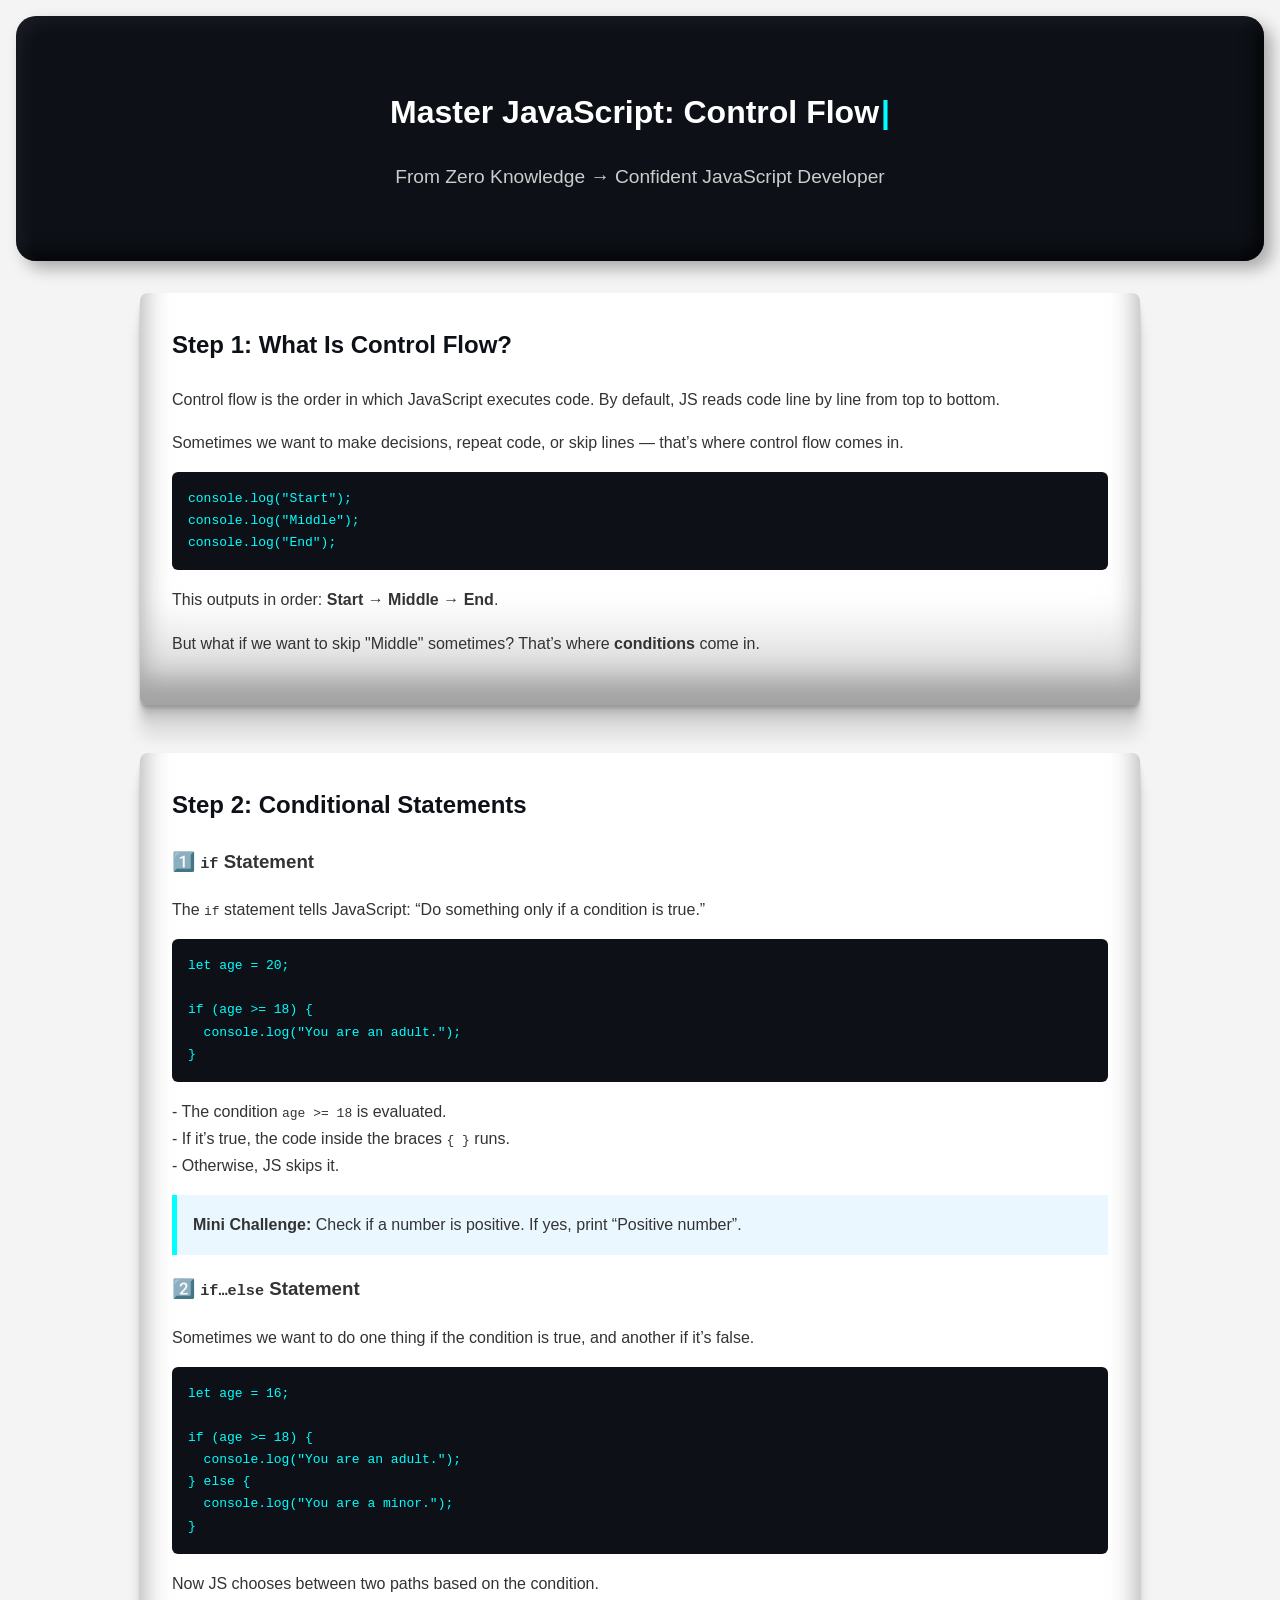
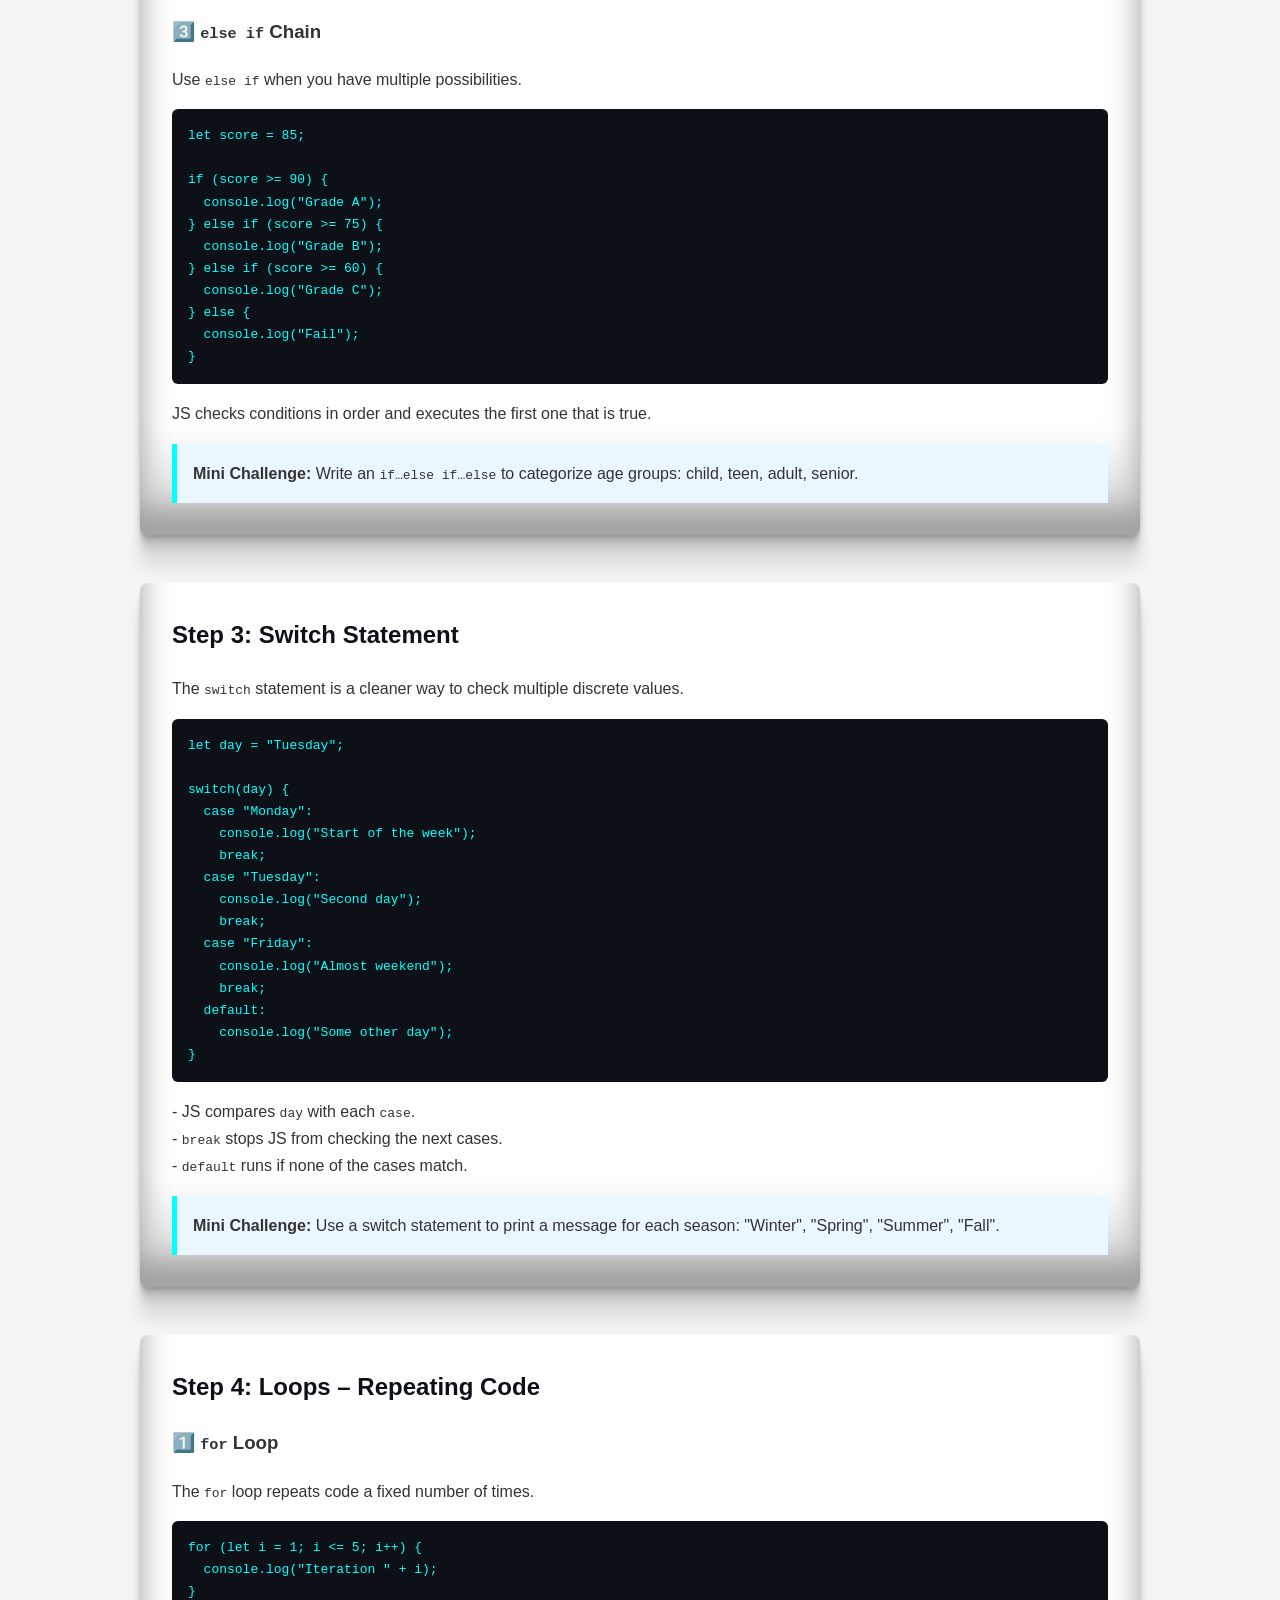
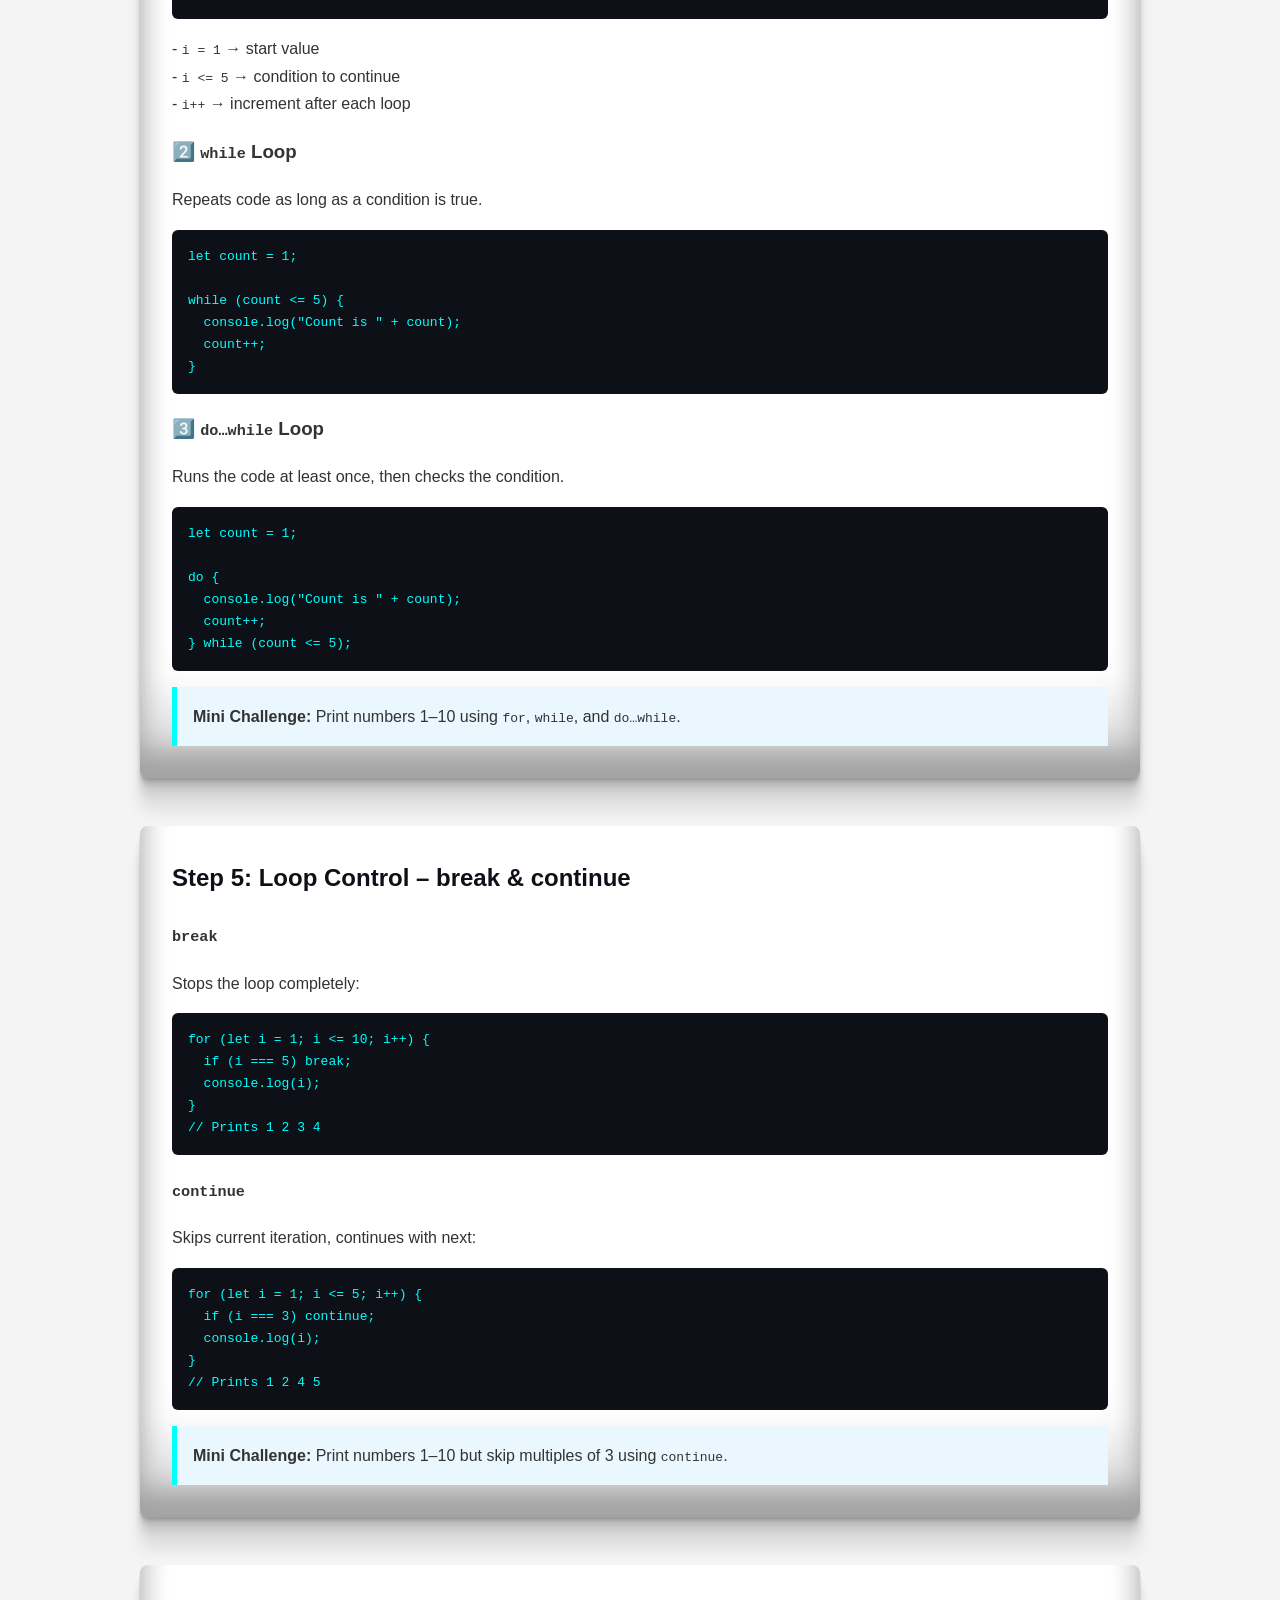
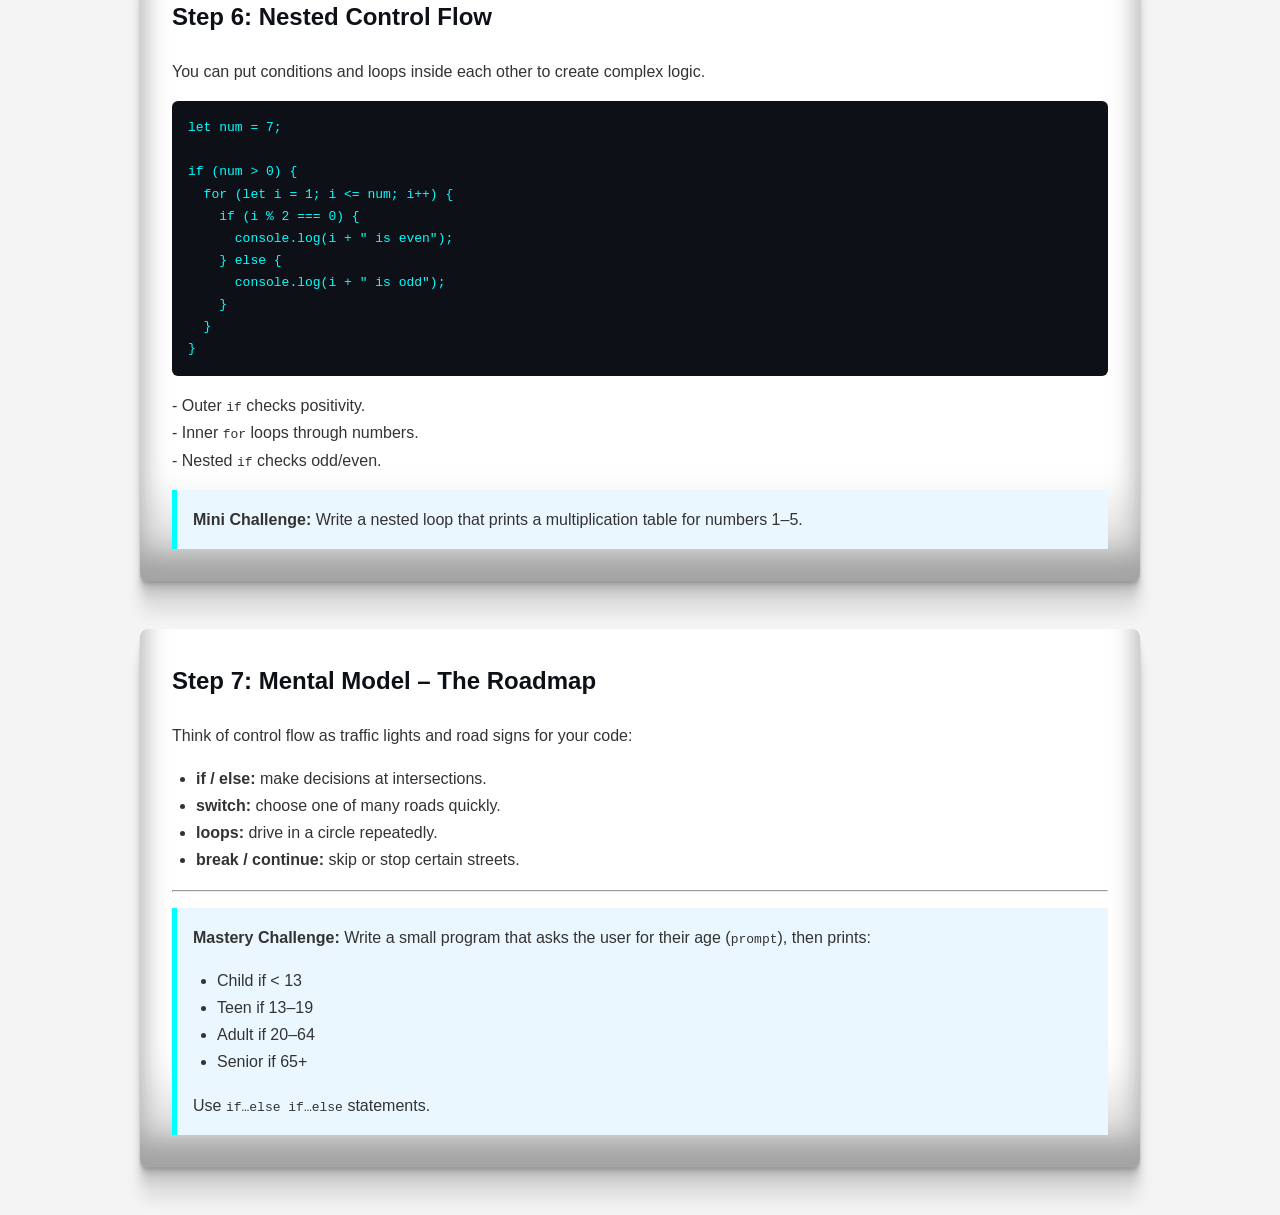
<file: JavaScript_Foundations/controlFlow.html>
<!DOCTYPE html>
<html lang="en">
<head>
<meta charset="UTF-8">
<meta name="viewport" content="width=device-width, initial-scale=1.0">
<title>JavaScript Control Flow - Complete Guide</title>
<link rel="stylesheet" href="style.css">
</head>

<body>

<header>
  <h1 id="typewriter"></h1>
  <p>From Zero Knowledge → Confident JavaScript Developer</p>
</header>

<main>

<section>
<h2>Step 1: What Is Control Flow?</h2>

<p>
Control flow is the order in which JavaScript executes code. 
By default, JS reads code line by line from top to bottom.
</p>

<p>
Sometimes we want to make decisions, repeat code, or skip lines — that’s where control flow comes in.
</p>

<pre>
console.log("Start");
console.log("Middle");
console.log("End");
</pre>

<p>
This outputs in order: <strong>Start → Middle → End</strong>.
</p>

<p>
But what if we want to skip "Middle" sometimes? That’s where <strong>conditions</strong> come in.
</p>
</section>

<section>
<h2>Step 2: Conditional Statements</h2>

<h3>1️⃣ <code>if</code> Statement</h3>

<p>
The <code>if</code> statement tells JavaScript: “Do something only if a condition is true.”
</p>

<pre>
let age = 20;

if (age >= 18) {
  console.log("You are an adult.");
}
</pre>

<p>
- The condition <code>age >= 18</code> is evaluated.<br>
- If it’s true, the code inside the braces <code>{ }</code> runs.<br>
- Otherwise, JS skips it.
</p>

<div class="challenge">
<strong>Mini Challenge:</strong>  
Check if a number is positive. If yes, print “Positive number”.
</div>

<h3>2️⃣ <code>if…else</code> Statement</h3>

<p>
Sometimes we want to do one thing if the condition is true, and another if it’s false.
</p>

<pre>
let age = 16;

if (age >= 18) {
  console.log("You are an adult.");
} else {
  console.log("You are a minor.");
}
</pre>

<p>
Now JS chooses between two paths based on the condition.
</p>

<h3>3️⃣ <code>else if</code> Chain</h3>

<p>
Use <code>else if</code> when you have multiple possibilities.
</p>

<pre>
let score = 85;

if (score >= 90) {
  console.log("Grade A");
} else if (score >= 75) {
  console.log("Grade B");
} else if (score >= 60) {
  console.log("Grade C");
} else {
  console.log("Fail");
}
</pre>

<p>
JS checks conditions in order and executes the first one that is true.
</p>

<div class="challenge">
<strong>Mini Challenge:</strong>  
Write an <code>if…else if…else</code> to categorize age groups: child, teen, adult, senior.
</div>
</section>

<section>
<h2>Step 3: Switch Statement</h2>

<p>
The <code>switch</code> statement is a cleaner way to check multiple discrete values.
</p>

<pre>
let day = "Tuesday";

switch(day) {
  case "Monday":
    console.log("Start of the week");
    break;
  case "Tuesday":
    console.log("Second day");
    break;
  case "Friday":
    console.log("Almost weekend");
    break;
  default:
    console.log("Some other day");
}
</pre>

<p>
- JS compares <code>day</code> with each <code>case</code>.<br>
- <code>break</code> stops JS from checking the next cases.<br>
- <code>default</code> runs if none of the cases match.
</p>

<div class="challenge">
<strong>Mini Challenge:</strong>  
Use a switch statement to print a message for each season: "Winter", "Spring", "Summer", "Fall".
</div>
</section>

<section>
<h2>Step 4: Loops – Repeating Code</h2>

<h3>1️⃣ <code>for</code> Loop</h3>

<p>
The <code>for</code> loop repeats code a fixed number of times.
</p>

<pre>
for (let i = 1; i <= 5; i++) {
  console.log("Iteration " + i);
}
</pre>

<p>
- <code>i = 1</code> → start value<br>
- <code>i <= 5</code> → condition to continue<br>
- <code>i++</code> → increment after each loop
</p>

<h3>2️⃣ <code>while</code> Loop</h3>

<p>
Repeats code as long as a condition is true.
</p>

<pre>
let count = 1;

while (count <= 5) {
  console.log("Count is " + count);
  count++;
}
</pre>

<h3>3️⃣ <code>do…while</code> Loop</h3>

<p>
Runs the code at least once, then checks the condition.
</p>

<pre>
let count = 1;

do {
  console.log("Count is " + count);
  count++;
} while (count <= 5);
</pre>

<div class="challenge">
<strong>Mini Challenge:</strong>  
Print numbers 1–10 using <code>for</code>, <code>while</code>, and <code>do…while</code>.
</div>
</section>

<section>
<h2>Step 5: Loop Control – break & continue</h2>

<h3><code>break</code></h3>
<p>Stops the loop completely:</p>

<pre>
for (let i = 1; i <= 10; i++) {
  if (i === 5) break;
  console.log(i);
}
// Prints 1 2 3 4
</pre>

<h3><code>continue</code></h3>
<p>Skips current iteration, continues with next:</p>

<pre>
for (let i = 1; i <= 5; i++) {
  if (i === 3) continue;
  console.log(i);
}
// Prints 1 2 4 5
</pre>

<div class="challenge">
<strong>Mini Challenge:</strong>  
Print numbers 1–10 but skip multiples of 3 using <code>continue</code>.
</div>
</section>

<section>
<h2>Step 6: Nested Control Flow</h2>

<p>
You can put conditions and loops inside each other to create complex logic.
</p>

<pre>
let num = 7;

if (num > 0) {
  for (let i = 1; i <= num; i++) {
    if (i % 2 === 0) {
      console.log(i + " is even");
    } else {
      console.log(i + " is odd");
    }
  }
}
</pre>

<p>
- Outer <code>if</code> checks positivity.<br>
- Inner <code>for</code> loops through numbers.<br>
- Nested <code>if</code> checks odd/even.
</p>

<div class="challenge">
<strong>Mini Challenge:</strong>  
Write a nested loop that prints a multiplication table for numbers 1–5.
</div>
</section>

<section>
<h2>Step 7: Mental Model – The Roadmap</h2>

<p>
Think of control flow as traffic lights and road signs for your code:
</p>

<ul>
<li><strong>if / else:</strong> make decisions at intersections.</li>
<li><strong>switch:</strong> choose one of many roads quickly.</li>
<li><strong>loops:</strong> drive in a circle repeatedly.</li>
<li><strong>break / continue:</strong> skip or stop certain streets.</li>
</ul>

<hr/>

<div class="challenge">
<strong>Mastery Challenge:</strong>  
Write a small program that asks the user for their age (<code>prompt</code>), then prints:
<ul>
<li>Child if < 13</li>
<li>Teen if 13–19</li>
<li>Adult if 20–64</li>
<li>Senior if 65+</li>
</ul>
Use <code>if…else if…else</code> statements.
</div>
</section>

</main>

<script src="script.js"></script>
<script>
const typewriter = document.getElementById("typewriter");
const text = "Master JavaScript: Control Flow";

let index = 0;
let forward = true;

function typeLoop() {
  if (forward) {
    index++;
    if (index >= text.length) {
      forward = false;
      setTimeout(typeLoop, 1500);
      return;
    }
  } else {
    index--;
    if (index <= 0) forward = true;
  }

  typewriter.textContent = text.substring(0, index + 1);
  setTimeout(typeLoop, forward ? 100 : 50);
}

typeLoop();
</script>

</body>
</html>
</file>
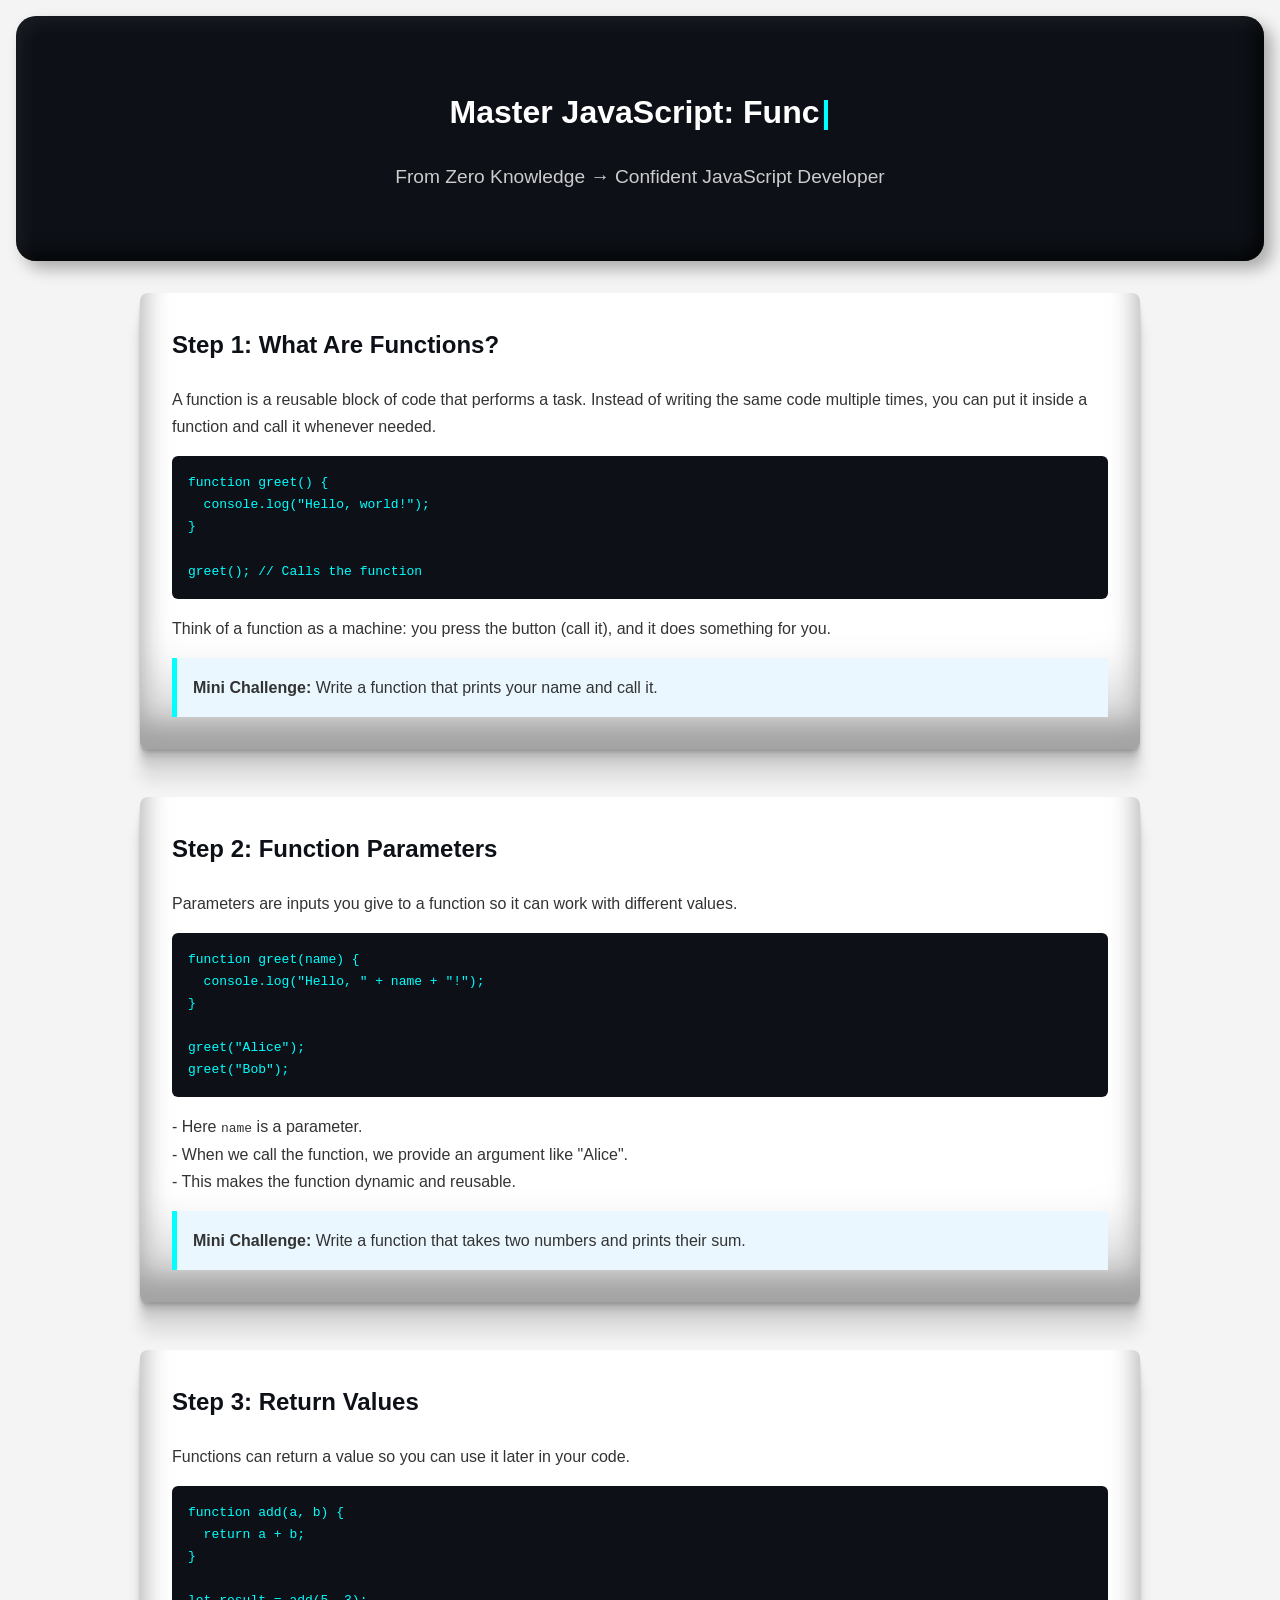
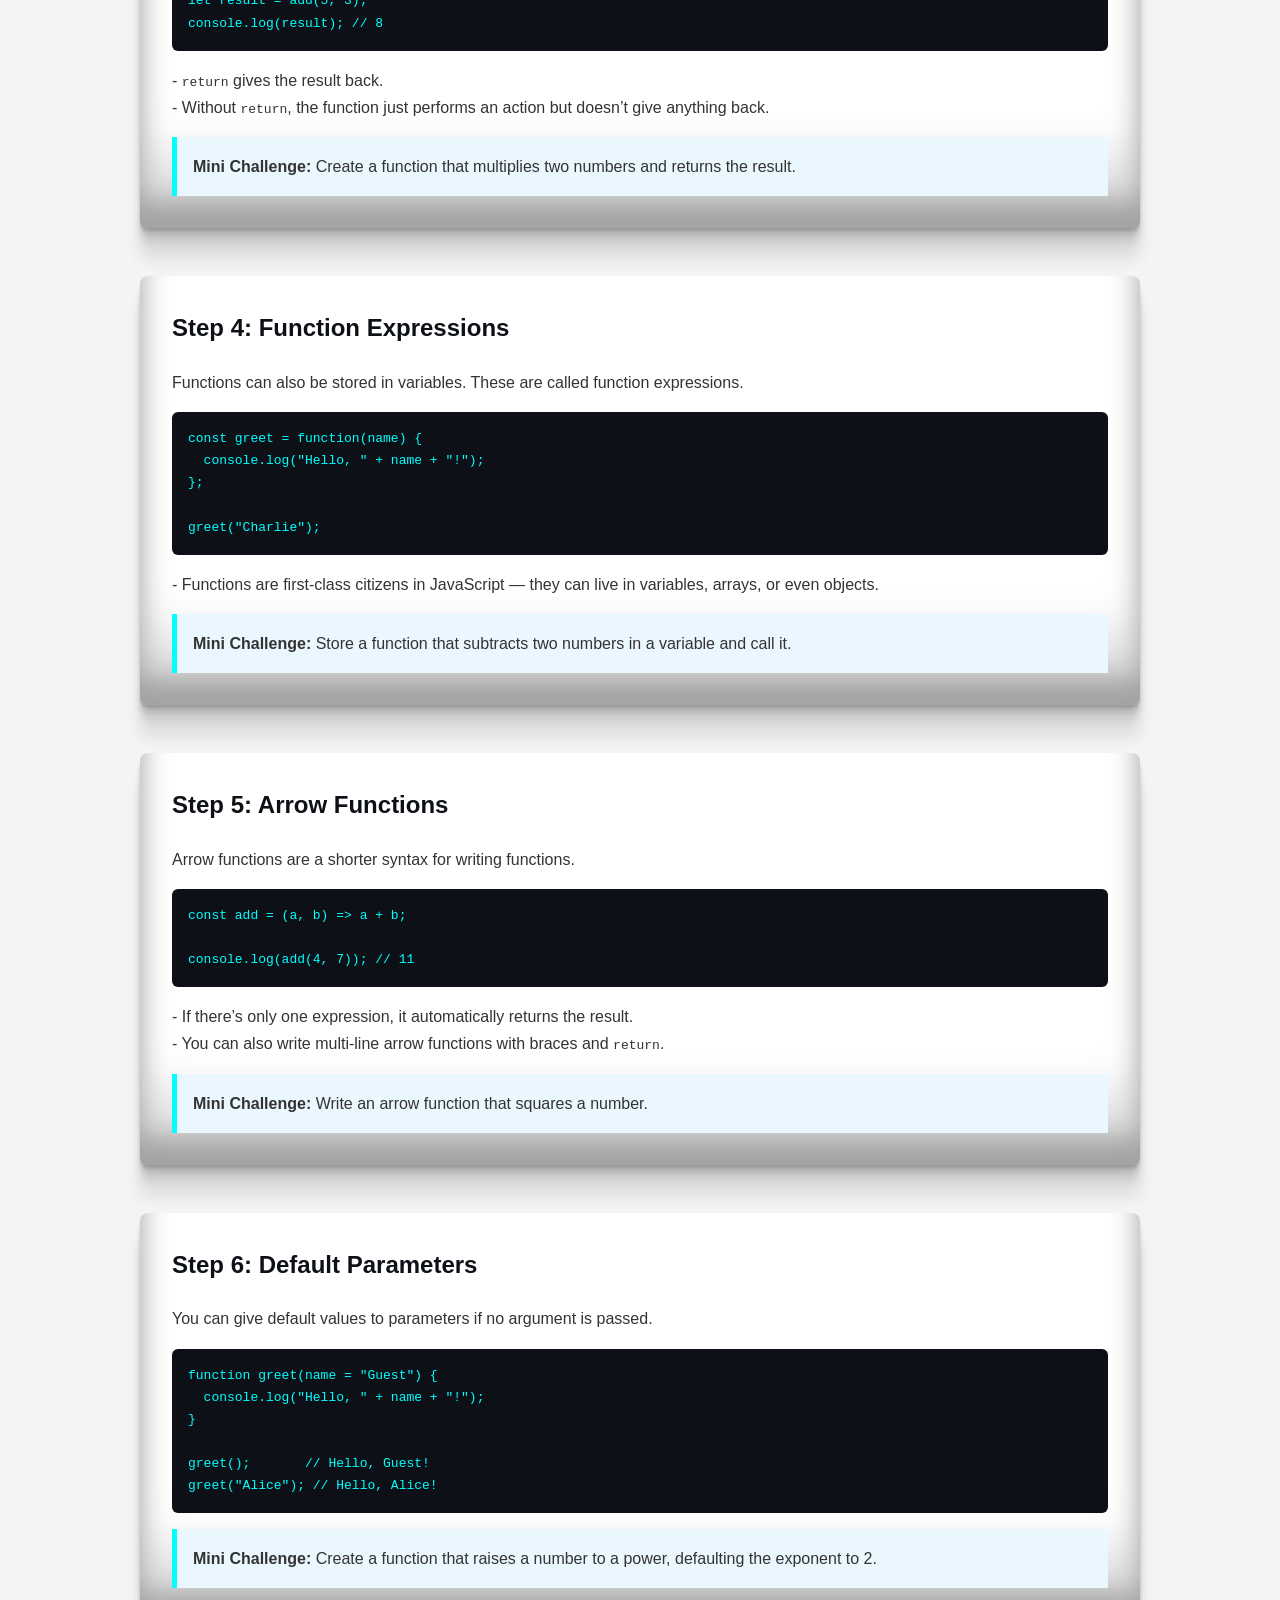
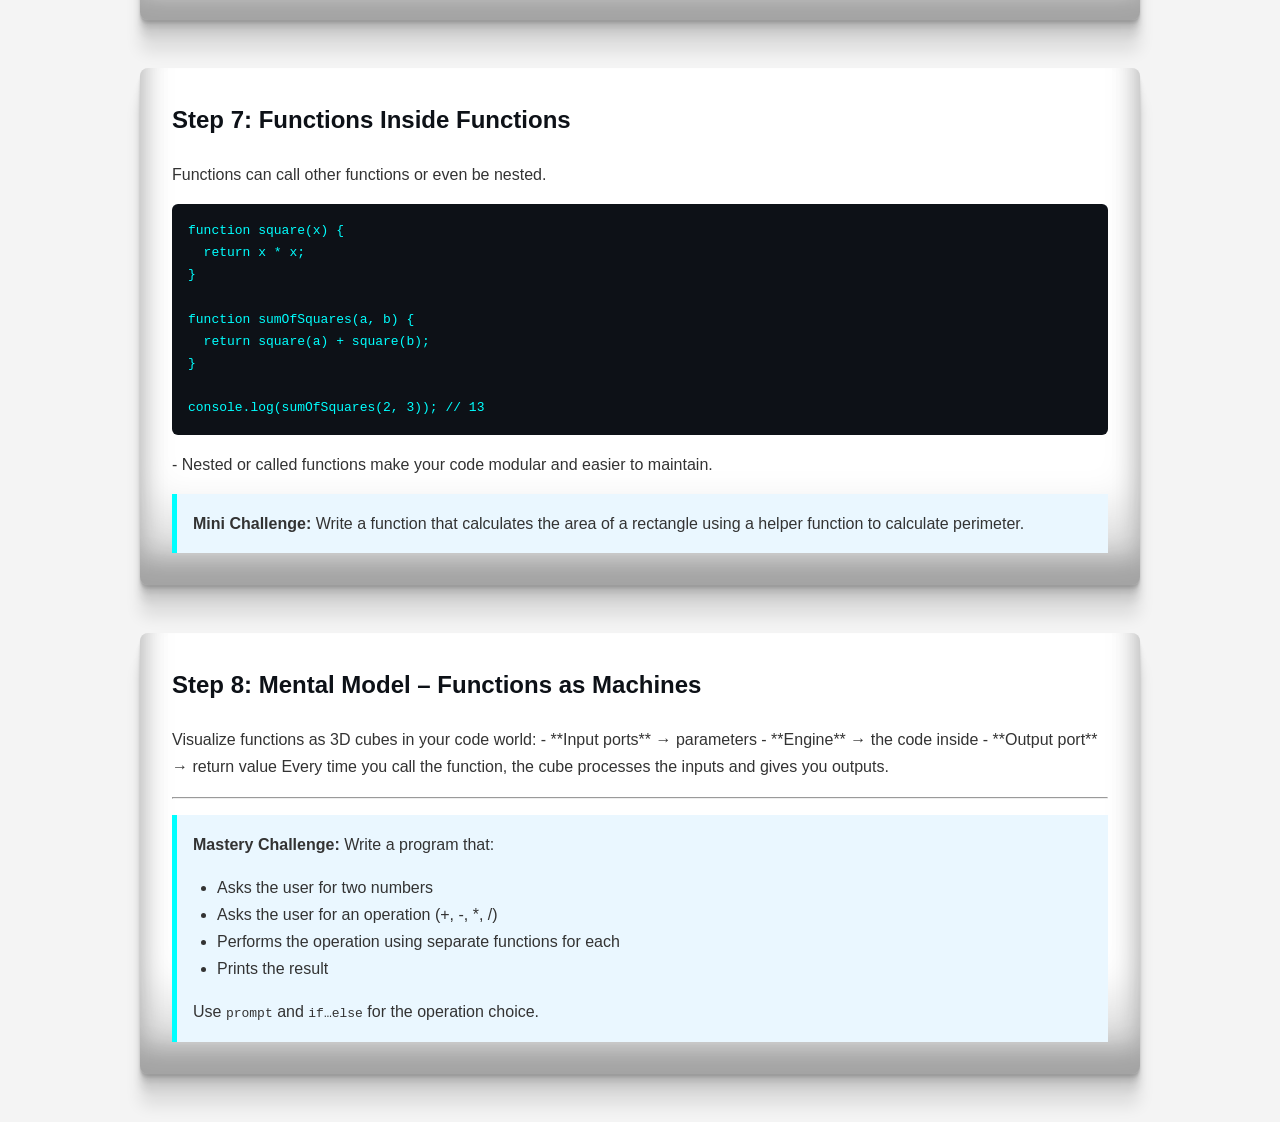
<file: JavaScript_Foundations/functions.html>
<!DOCTYPE html>
<html lang="en">
<head>
<meta charset="UTF-8">
<meta name="viewport" content="width=device-width, initial-scale=1.0">
<title>JavaScript Functions - Complete Guide</title>
<link rel="stylesheet" href="style.css">
</head>

<body>

<header>
  <h1 id="typewriter"></h1>
  <p>From Zero Knowledge → Confident JavaScript Developer</p>
</header>

<main>

<section>
<h2>Step 1: What Are Functions?</h2>

<p>
A function is a reusable block of code that performs a task. 
Instead of writing the same code multiple times, you can put it inside a function and call it whenever needed.
</p>

<pre>
function greet() {
  console.log("Hello, world!");
}

greet(); // Calls the function
</pre>

<p>
Think of a function as a machine: you press the button (call it), and it does something for you.
</p>

<div class="challenge">
<strong>Mini Challenge:</strong>  
Write a function that prints your name and call it.
</div>
</section>

<section>
<h2>Step 2: Function Parameters</h2>

<p>
Parameters are inputs you give to a function so it can work with different values.
</p>

<pre>
function greet(name) {
  console.log("Hello, " + name + "!");
}

greet("Alice");
greet("Bob");
</pre>

<p>
- Here <code>name</code> is a parameter.<br>
- When we call the function, we provide an argument like "Alice".<br>
- This makes the function dynamic and reusable.
</p>

<div class="challenge">
<strong>Mini Challenge:</strong>  
Write a function that takes two numbers and prints their sum.
</div>
</section>

<section>
<h2>Step 3: Return Values</h2>

<p>
Functions can return a value so you can use it later in your code.
</p>

<pre>
function add(a, b) {
  return a + b;
}

let result = add(5, 3);
console.log(result); // 8
</pre>

<p>
- <code>return</code> gives the result back.<br>
- Without <code>return</code>, the function just performs an action but doesn’t give anything back.
</p>

<div class="challenge">
<strong>Mini Challenge:</strong>  
Create a function that multiplies two numbers and returns the result.
</div>
</section>

<section>
<h2>Step 4: Function Expressions</h2>

<p>
Functions can also be stored in variables. These are called function expressions.
</p>

<pre>
const greet = function(name) {
  console.log("Hello, " + name + "!");
};

greet("Charlie");
</pre>

<p>
- Functions are first-class citizens in JavaScript — they can live in variables, arrays, or even objects.
</p>

<div class="challenge">
<strong>Mini Challenge:</strong>  
Store a function that subtracts two numbers in a variable and call it.
</div>
</section>

<section>
<h2>Step 5: Arrow Functions</h2>

<p>
Arrow functions are a shorter syntax for writing functions.
</p>

<pre>
const add = (a, b) => a + b;

console.log(add(4, 7)); // 11
</pre>

<p>
- If there’s only one expression, it automatically returns the result.<br>
- You can also write multi-line arrow functions with braces and <code>return</code>.
</p>

<div class="challenge">
<strong>Mini Challenge:</strong>  
Write an arrow function that squares a number.
</div>
</section>

<section>
<h2>Step 6: Default Parameters</h2>

<p>
You can give default values to parameters if no argument is passed.
</p>

<pre>
function greet(name = "Guest") {
  console.log("Hello, " + name + "!");
}

greet();       // Hello, Guest!
greet("Alice"); // Hello, Alice!
</pre>

<div class="challenge">
<strong>Mini Challenge:</strong>  
Create a function that raises a number to a power, defaulting the exponent to 2.
</div>
</section>

<section>
<h2>Step 7: Functions Inside Functions</h2>

<p>
Functions can call other functions or even be nested.
</p>

<pre>
function square(x) {
  return x * x;
}

function sumOfSquares(a, b) {
  return square(a) + square(b);
}

console.log(sumOfSquares(2, 3)); // 13
</pre>

<p>
- Nested or called functions make your code modular and easier to maintain.
</p>

<div class="challenge">
<strong>Mini Challenge:</strong>  
Write a function that calculates the area of a rectangle using a helper function to calculate perimeter.
</div>
</section>

<section>
<h2>Step 8: Mental Model – Functions as Machines</h2>

<p>
Visualize functions as 3D cubes in your code world:  
- **Input ports** → parameters  
- **Engine** → the code inside  
- **Output port** → return value  

Every time you call the function, the cube processes the inputs and gives you outputs.
</p>

<hr/>

<div class="challenge">
<strong>Mastery Challenge:</strong>  
Write a program that:
<ul>
<li>Asks the user for two numbers</li>
<li>Asks the user for an operation (+, -, *, /)</li>
<li>Performs the operation using separate functions for each</li>
<li>Prints the result</li>
</ul>
Use <code>prompt</code> and <code>if…else</code> for the operation choice.
</div>
</section>

</main>

<script src="script.js"></script>
<script>
const typewriter = document.getElementById("typewriter");
const text = "Master JavaScript: Functions";

let index = 0;
let forward = true;

function typeLoop() {
  if (forward) {
    index++;
    if (index >= text.length) {
      forward = false;
      setTimeout(typeLoop, 1500);
      return;
    }
  } else {
    index--;
    if (index <= 0) forward = true;
  }

  typewriter.textContent = text.substring(0, index + 1);
  setTimeout(typeLoop, forward ? 100 : 50);
}

typeLoop();
</script>

</body>
</html>
</file>
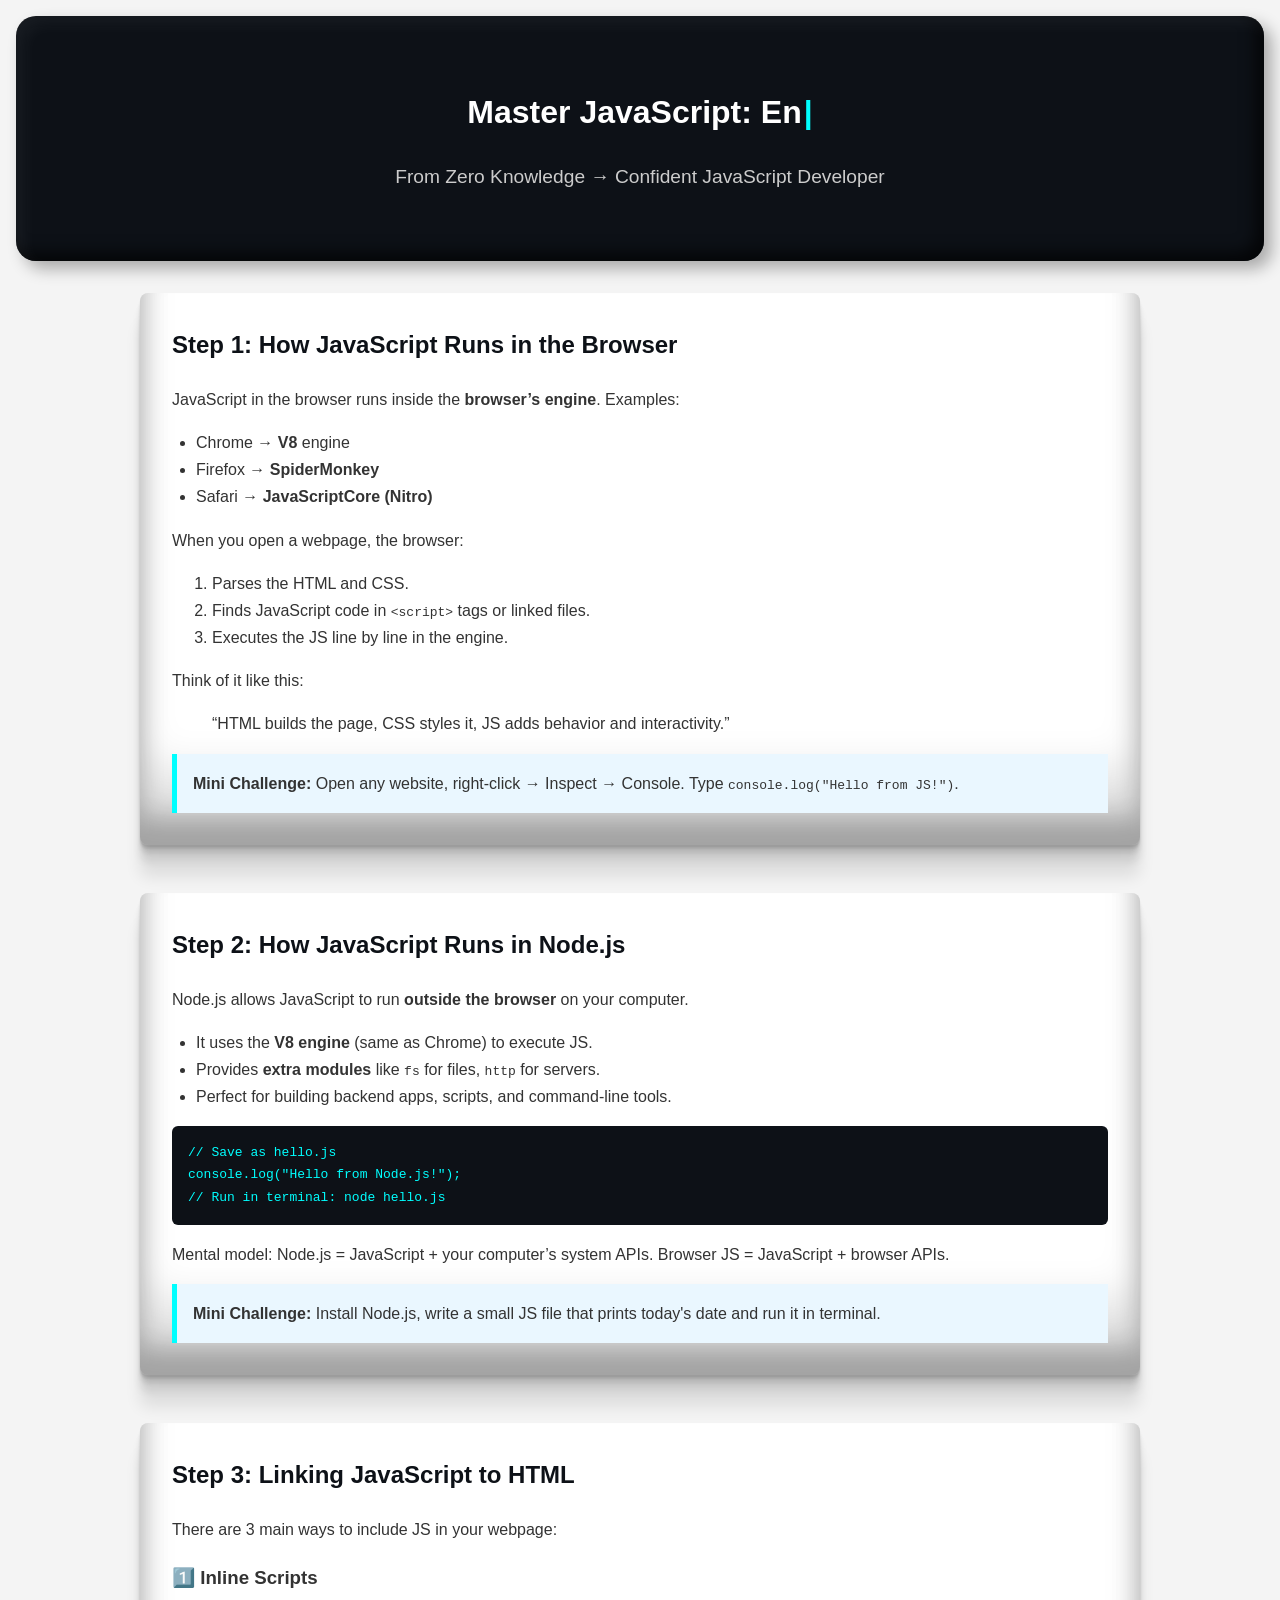
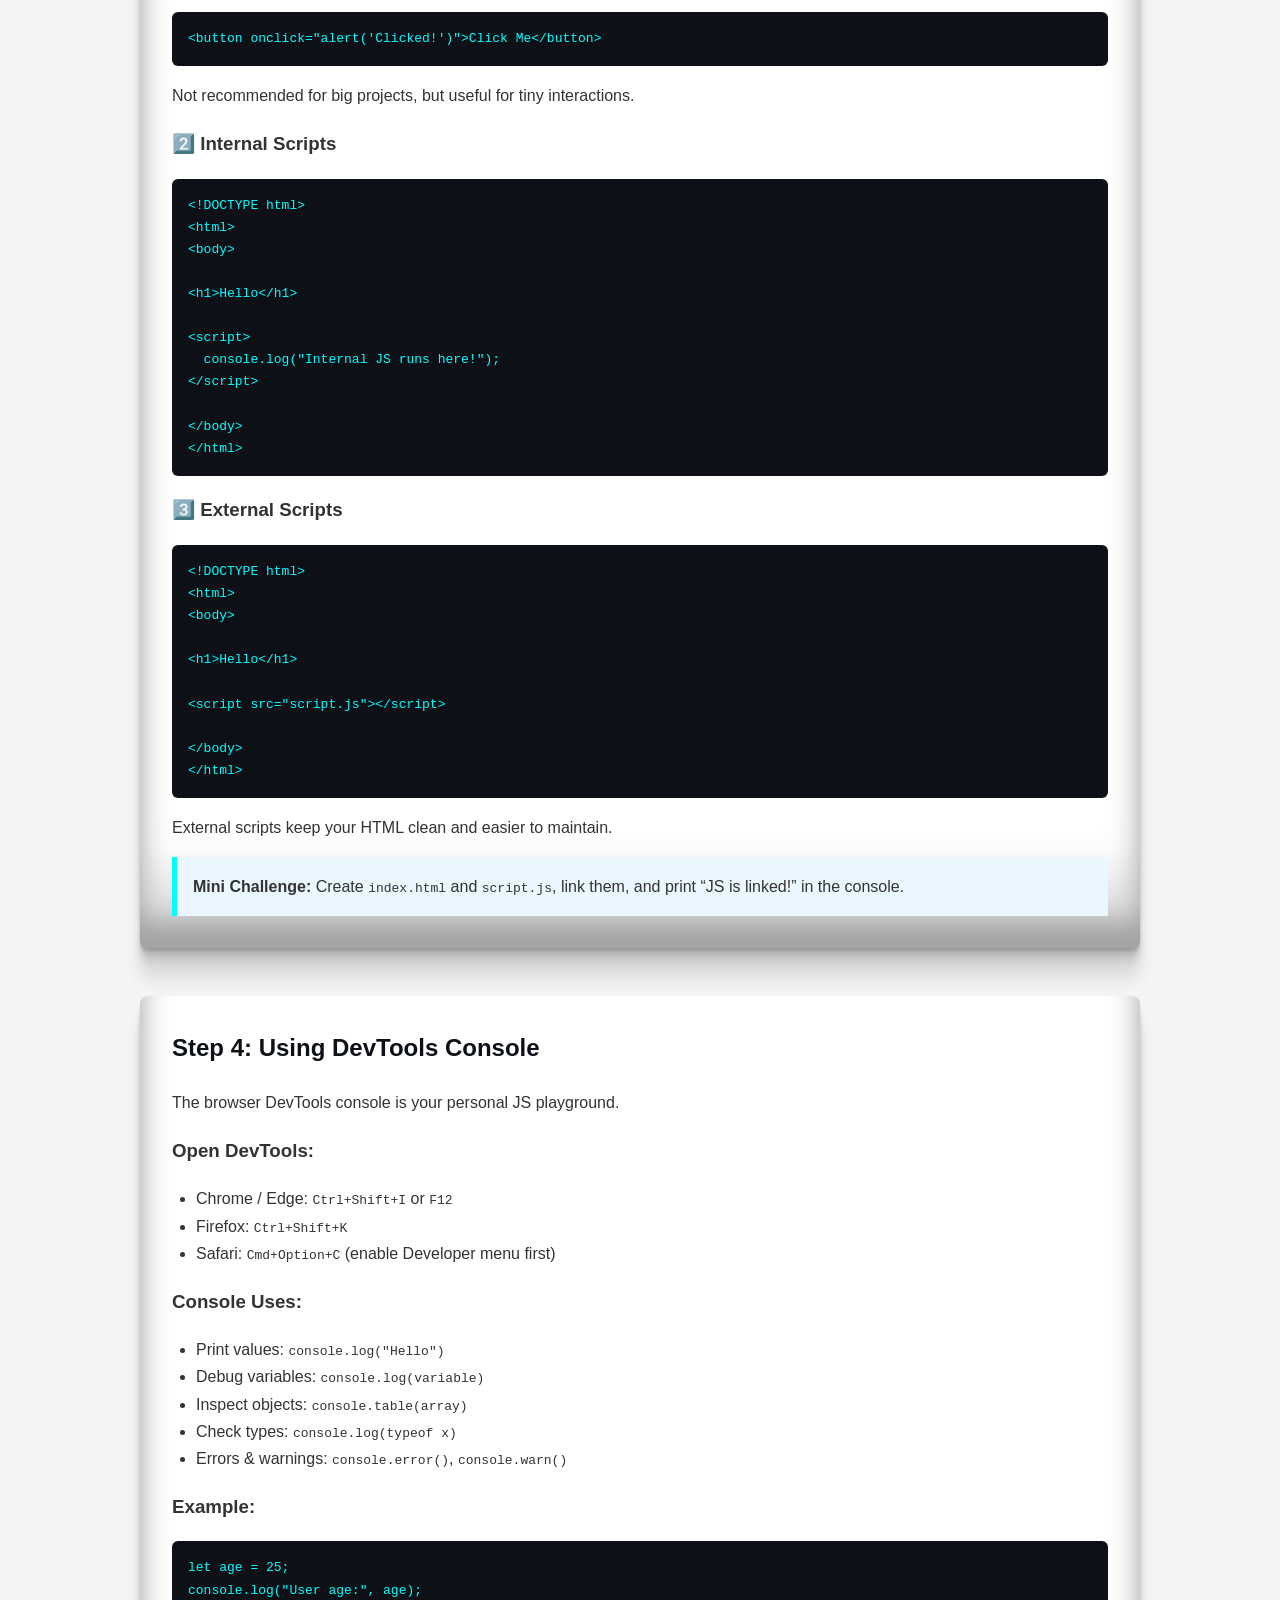
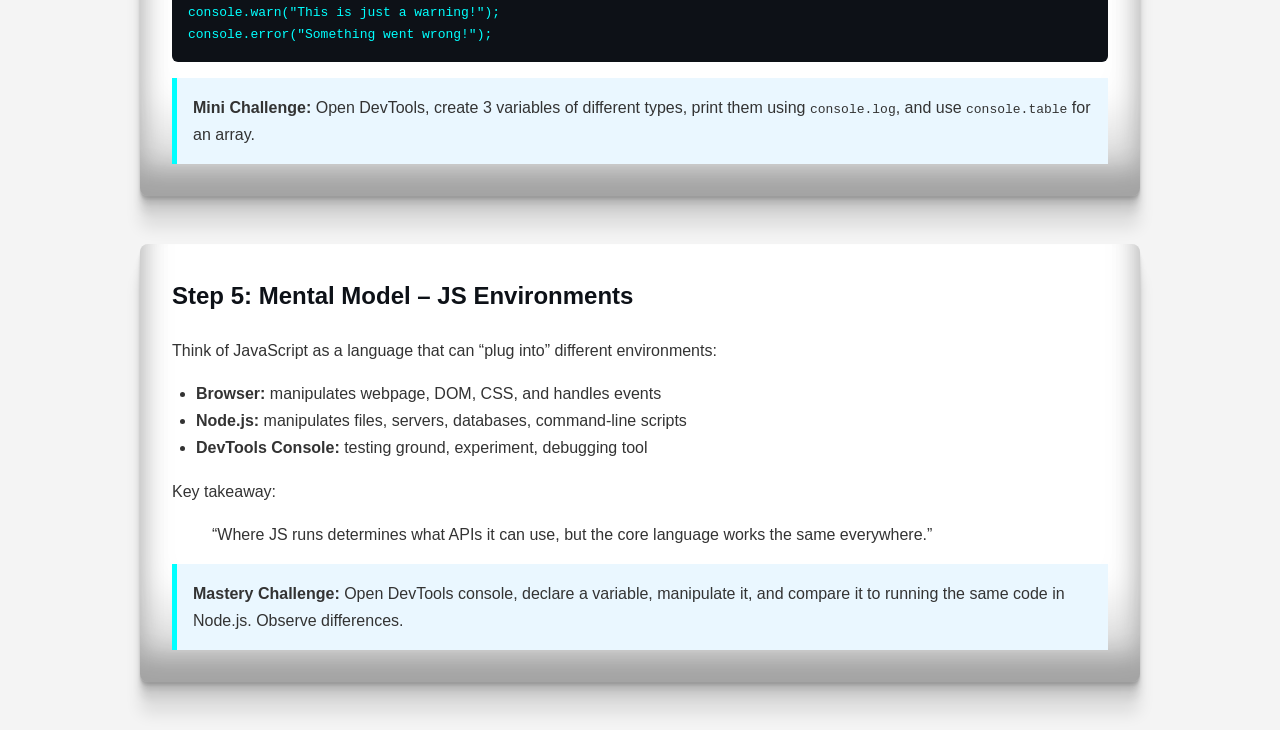
<file: JavaScript_Foundations/jsFoundations.html>
<!DOCTYPE html>
<html lang="en">
<head>
<meta charset="UTF-8">
<meta name="viewport" content="width=device-width, initial-scale=1.0">
<title>JavaScript Environments & Browser Interaction</title>
<link rel="stylesheet" href="style.css">
</head>

<body>

<header>
  <h1 id="typewriter"></h1>
  <p>From Zero Knowledge → Confident JavaScript Developer</p>
</header>

<main>

<section>
<h2>Step 1: How JavaScript Runs in the Browser</h2>

<p>
JavaScript in the browser runs inside the <strong>browser’s engine</strong>. Examples:
</p>

<ul>
<li>Chrome → <strong>V8</strong> engine</li>
<li>Firefox → <strong>SpiderMonkey</strong></li>
<li>Safari → <strong>JavaScriptCore (Nitro)</strong></li>
</ul>

<p>
When you open a webpage, the browser:
</p>
<ol>
<li>Parses the HTML and CSS.</li>
<li>Finds JavaScript code in <code>&lt;script&gt;</code> tags or linked files.</li>
<li>Executes the JS line by line in the engine.</li>
</ol>

<p>
Think of it like this:
</p>
<blockquote>
“HTML builds the page, CSS styles it, JS adds behavior and interactivity.”
</blockquote>

<div class="challenge">
<strong>Mini Challenge:</strong>  
Open any website, right-click → Inspect → Console. Type <code>console.log("Hello from JS!")</code>.
</div>
</section>

<section>
<h2>Step 2: How JavaScript Runs in Node.js</h2>

<p>
Node.js allows JavaScript to run <strong>outside the browser</strong> on your computer.
</p>

<ul>
<li>It uses the <strong>V8 engine</strong> (same as Chrome) to execute JS.</li>
<li>Provides <strong>extra modules</strong> like <code>fs</code> for files, <code>http</code> for servers.</li>
<li>Perfect for building backend apps, scripts, and command-line tools.</li>
</ul>

<pre>
// Save as hello.js
console.log("Hello from Node.js!");
// Run in terminal: node hello.js
</pre>

<p>
Mental model: Node.js = JavaScript + your computer’s system APIs. Browser JS = JavaScript + browser APIs.
</p>

<div class="challenge">
<strong>Mini Challenge:</strong>  
Install Node.js, write a small JS file that prints today's date and run it in terminal.
</div>
</section>

<section>
<h2>Step 3: Linking JavaScript to HTML</h2>

<p>
There are 3 main ways to include JS in your webpage:
</p>

<h3>1️⃣ Inline Scripts</h3>
<pre>
&lt;button onclick="alert('Clicked!')"&gt;Click Me&lt;/button&gt;
</pre>

<p>Not recommended for big projects, but useful for tiny interactions.</p>

<h3>2️⃣ Internal Scripts</h3>
<pre>
&lt;!DOCTYPE html&gt;
&lt;html&gt;
&lt;body&gt;

&lt;h1&gt;Hello&lt;/h1&gt;

&lt;script&gt;
  console.log("Internal JS runs here!");
&lt;/script&gt;

&lt;/body&gt;
&lt;/html&gt;
</pre>

<h3>3️⃣ External Scripts</h3>
<pre>
&lt;!DOCTYPE html&gt;
&lt;html&gt;
&lt;body&gt;

&lt;h1&gt;Hello&lt;/h1&gt;

&lt;script src="script.js"&gt;&lt;/script&gt;

&lt;/body&gt;
&lt;/html&gt;
</pre>

<p>External scripts keep your HTML clean and easier to maintain.</p>

<div class="challenge">
<strong>Mini Challenge:</strong>  
Create <code>index.html</code> and <code>script.js</code>, link them, and print “JS is linked!” in the console.
</div>
</section>

<section>
<h2>Step 4: Using DevTools Console</h2>

<p>
The browser DevTools console is your personal JS playground.
</p>

<h3>Open DevTools:</h3>
<ul>
<li>Chrome / Edge: <kbd>Ctrl+Shift+I</kbd> or <kbd>F12</kbd></li>
<li>Firefox: <kbd>Ctrl+Shift+K</kbd></li>
<li>Safari: <kbd>Cmd+Option+C</kbd> (enable Developer menu first)</li>
</ul>

<h3>Console Uses:</h3>
<ul>
<li>Print values: <code>console.log("Hello")</code></li>
<li>Debug variables: <code>console.log(variable)</code></li>
<li>Inspect objects: <code>console.table(array)</code></li>
<li>Check types: <code>console.log(typeof x)</code></li>
<li>Errors & warnings: <code>console.error()</code>, <code>console.warn()</code></li>
</ul>

<h3>Example:</h3>
<pre>
let age = 25;
console.log("User age:", age);
console.warn("This is just a warning!");
console.error("Something went wrong!");
</pre>

<div class="challenge">
<strong>Mini Challenge:</strong>  
Open DevTools, create 3 variables of different types, print them using <code>console.log</code>, and use <code>console.table</code> for an array.
</div>
</section>

<section>
<h2>Step 5: Mental Model – JS Environments</h2>

<p>
Think of JavaScript as a language that can “plug into” different environments:
</p>

<ul>
<li><strong>Browser:</strong> manipulates webpage, DOM, CSS, and handles events</li>
<li><strong>Node.js:</strong> manipulates files, servers, databases, command-line scripts</li>
<li><strong>DevTools Console:</strong> testing ground, experiment, debugging tool</li>
</ul>

<p>
Key takeaway:
</p>
<blockquote>
“Where JS runs determines what APIs it can use, but the core language works the same everywhere.”
</blockquote>

<div class="challenge">
<strong>Mastery Challenge:</strong>  
Open DevTools console, declare a variable, manipulate it, and compare it to running the same code in Node.js. Observe differences.
</div>
</section>

</main>

<script src="script.js"></script>
<script>
const typewriter = document.getElementById("typewriter");
const text = "Master JavaScript: Environment, Linking, & Console";

let index = 0;
let forward = true;

function typeLoop() {
  if (forward) {
    index++;
    if (index >= text.length) {
      forward = false;
      setTimeout(typeLoop, 1500);
      return;
    }
  } else {
    index--;
    if (index <= 0) forward = true;
  }

  typewriter.textContent = text.substring(0, index + 1);
  setTimeout(typeLoop, forward ? 100 : 50);
}

typeLoop();
</script>

</body>
</html>
</file>
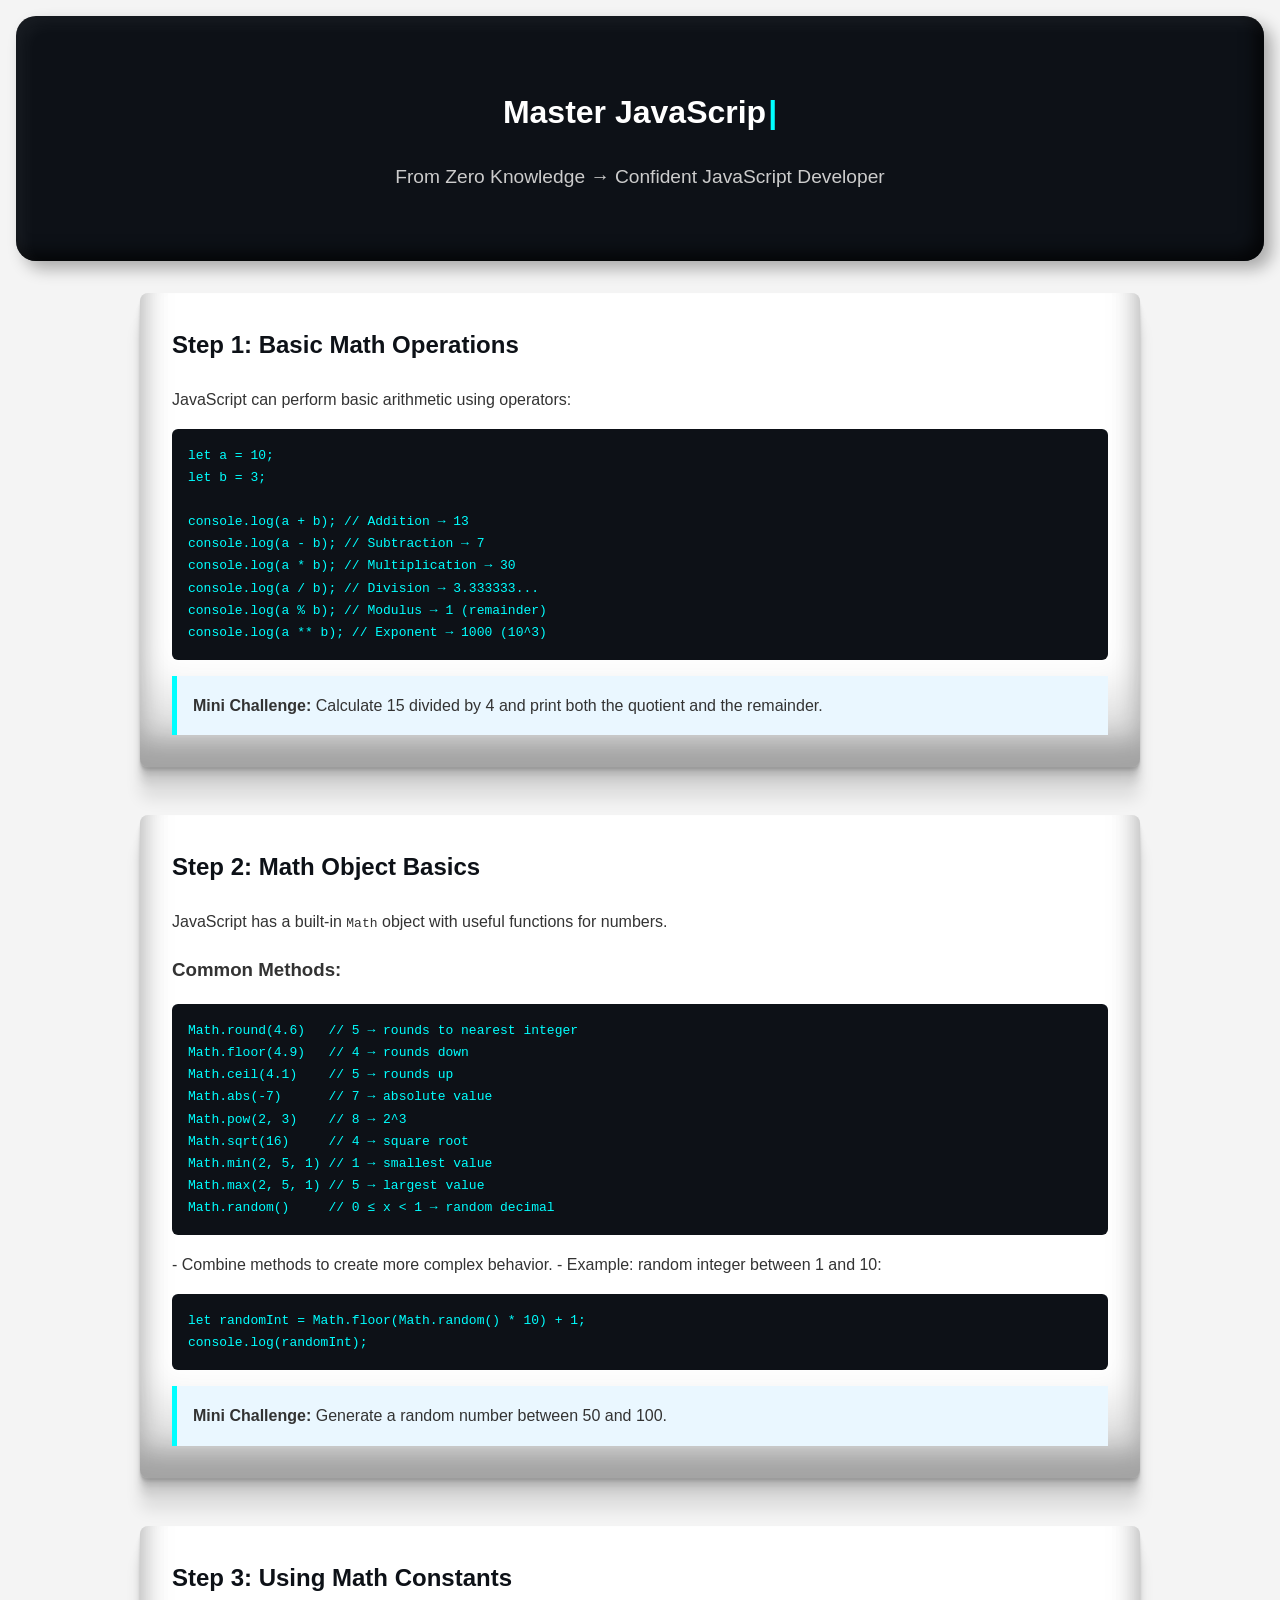
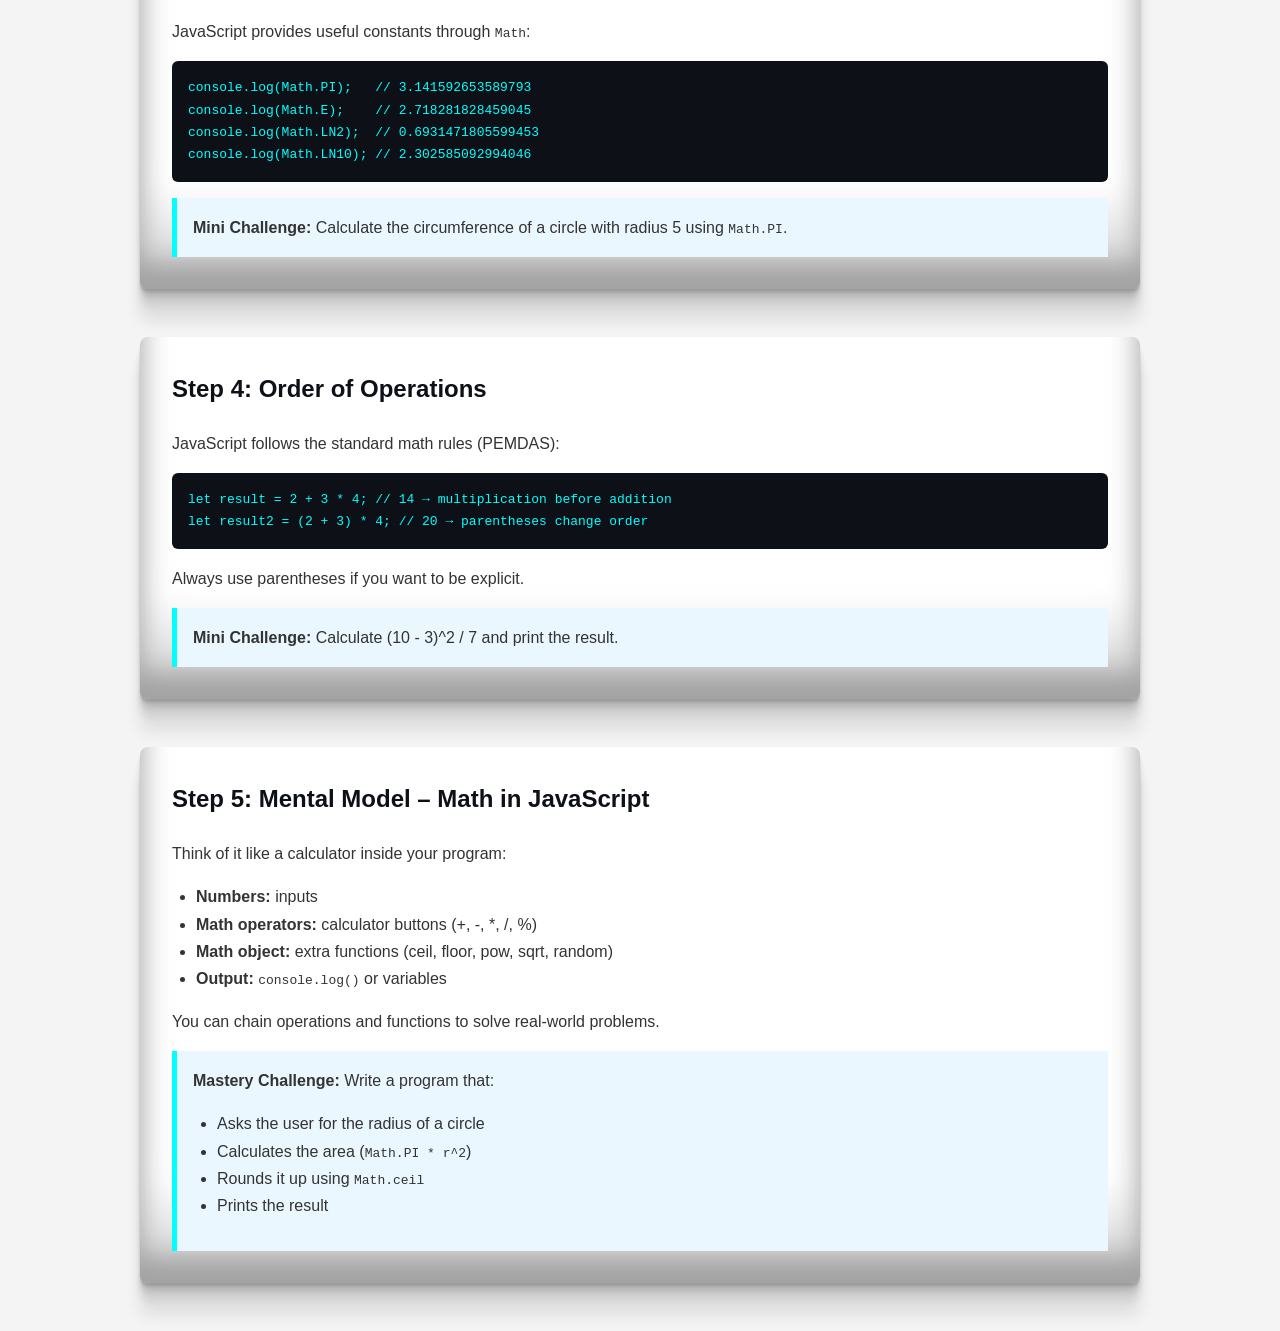
<file: JavaScript_Foundations/math.html>
<!DOCTYPE html>
<html lang="en">
<head>
<meta charset="UTF-8">
<meta name="viewport" content="width=device-width, initial-scale=1.0">
<title>JavaScript Math - Complete Guide</title>
<link rel="stylesheet" href="style.css">
</head>

<body>

<header>
  <h1 id="typewriter"></h1>
  <p>From Zero Knowledge → Confident JavaScript Developer</p>
</header>

<main>

<section>
<h2>Step 1: Basic Math Operations</h2>

<p>
JavaScript can perform basic arithmetic using operators:
</p>

<pre>
let a = 10;
let b = 3;

console.log(a + b); // Addition → 13
console.log(a - b); // Subtraction → 7
console.log(a * b); // Multiplication → 30
console.log(a / b); // Division → 3.333333...
console.log(a % b); // Modulus → 1 (remainder)
console.log(a ** b); // Exponent → 1000 (10^3)
</pre>

<div class="challenge">
<strong>Mini Challenge:</strong>  
Calculate 15 divided by 4 and print both the quotient and the remainder.
</div>
</section>

<section>
<h2>Step 2: Math Object Basics</h2>

<p>
JavaScript has a built-in <code>Math</code> object with useful functions for numbers.
</p>

<h3>Common Methods:</h3>
<pre>
Math.round(4.6)   // 5 → rounds to nearest integer
Math.floor(4.9)   // 4 → rounds down
Math.ceil(4.1)    // 5 → rounds up
Math.abs(-7)      // 7 → absolute value
Math.pow(2, 3)    // 8 → 2^3
Math.sqrt(16)     // 4 → square root
Math.min(2, 5, 1) // 1 → smallest value
Math.max(2, 5, 1) // 5 → largest value
Math.random()     // 0 ≤ x < 1 → random decimal
</pre>

<p>
- Combine methods to create more complex behavior.  
- Example: random integer between 1 and 10:
</p>

<pre>
let randomInt = Math.floor(Math.random() * 10) + 1;
console.log(randomInt);
</pre>

<div class="challenge">
<strong>Mini Challenge:</strong>  
Generate a random number between 50 and 100.
</div>
</section>

<section>
<h2>Step 3: Using Math Constants</h2>

<p>
JavaScript provides useful constants through <code>Math</code>:
</p>

<pre>
console.log(Math.PI);   // 3.141592653589793
console.log(Math.E);    // 2.718281828459045
console.log(Math.LN2);  // 0.6931471805599453
console.log(Math.LN10); // 2.302585092994046
</pre>

<div class="challenge">
<strong>Mini Challenge:</strong>  
Calculate the circumference of a circle with radius 5 using <code>Math.PI</code>.
</div>
</section>

<section>
<h2>Step 4: Order of Operations</h2>

<p>
JavaScript follows the standard math rules (PEMDAS):
</p>

<pre>
let result = 2 + 3 * 4; // 14 → multiplication before addition
let result2 = (2 + 3) * 4; // 20 → parentheses change order
</pre>

<p>
Always use parentheses if you want to be explicit.
</p>

<div class="challenge">
<strong>Mini Challenge:</strong>  
Calculate (10 - 3)^2 / 7 and print the result.
</div>
</section>

<section>
<h2>Step 5: Mental Model – Math in JavaScript</h2>

<p>
Think of it like a calculator inside your program:
</p>

<ul>
<li><strong>Numbers:</strong> inputs</li>
<li><strong>Math operators:</strong> calculator buttons (+, -, *, /, %)</li>
<li><strong>Math object:</strong> extra functions (ceil, floor, pow, sqrt, random)</li>
<li><strong>Output:</strong> <code>console.log()</code> or variables</li>
</ul>

<p>
You can chain operations and functions to solve real-world problems.
</p>

<div class="challenge">
<strong>Mastery Challenge:</strong>  
Write a program that:
<ul>
<li>Asks the user for the radius of a circle</li>
<li>Calculates the area (<code>Math.PI * r^2</code>)</li>
<li>Rounds it up using <code>Math.ceil</code></li>
<li>Prints the result</li>
</ul>
</div>
</section>

</main>

<script src="script.js"></script>
<script>
const typewriter = document.getElementById("typewriter");
const text = "Master JavaScript: Math Operations & Math Object";

let index = 0;
let forward = true;

function typeLoop() {
  if (forward) {
    index++;
    if (index >= text.length) {
      forward = false;
      setTimeout(typeLoop, 1500);
      return;
    }
  } else {
    index--;
    if (index <= 0) forward = true;
  }

  typewriter.textContent = text.substring(0, index + 1);
  setTimeout(typeLoop, forward ? 100 : 50);
}

typeLoop();
</script>

</body>
</html>
</file>
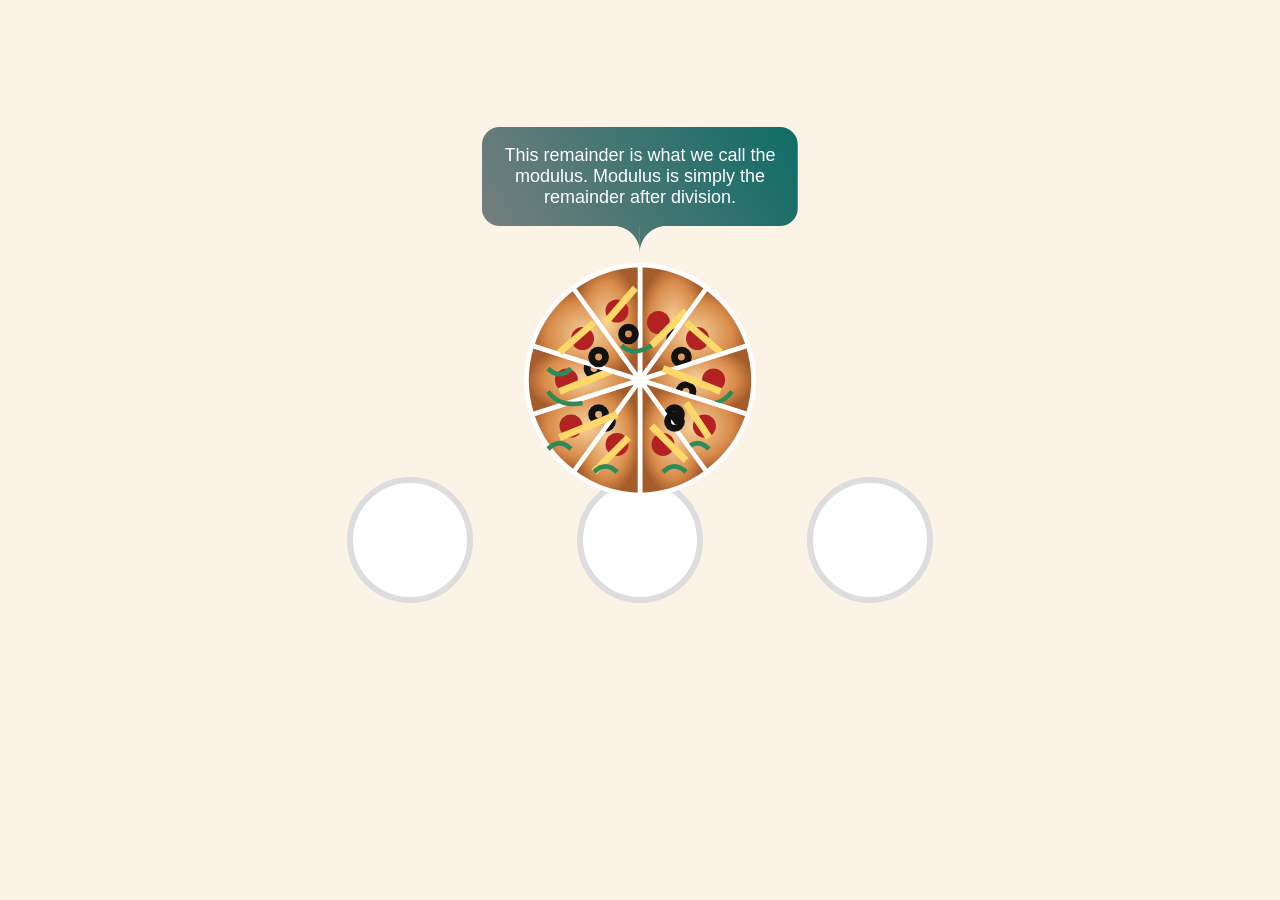
<file: JavaScript_Foundations/pizza.html>
<!DOCTYPE html>
<html>
<head>
<meta charset="UTF-8">
<title>Pizza Modulo</title>

<style>

body{
  margin:0;
  height:100vh;
  display:flex;
  justify-content:center;
  align-items:center;
  background:#faf3e6;
  font-family:Arial;
}

svg{
  width:760px;
}

.slice path{
  stroke:white;
  stroke-width:2;
}

/* toppings */

.pepperoni{
  fill:#b22222;
}

.olive{
  fill:none;
  stroke:#111;
  stroke-width:3;
}

.cheese{
  stroke:#ffd86a;
  stroke-width:3;
}

.pepper{
  fill:none;
  stroke:#2e8b57 !important;
  stroke-width:3;
}

.plate{
  fill:white;
  stroke:#ddd;
  stroke-width:6;
}

/* tooltip-mod bubble styling */

.tooltip-mod {
  color: #fff;
  font-size: 18px;
  max-width: 28ch;
  text-align: center;
  position:absolute;
  left:50%;
  top:40px;
  transform:translateX(-50%);
  opacity:0;
}

.tooltip-mod {
  --s: 1.5em;
  --p: 50%;
  --r: 1em;

  padding: 1em;
  border: var(--s) solid #0000;
  border-radius: calc(var(--r) + var(--s));
  background: border-box linear-gradient(60deg,#818181,#036a63);
  --_m: 100%/var(--s) var(--s) no-repeat;
  --_p: clamp(var(--r) + 3*var(--s)/2,var(--p),100% - var(--r) - 3*var(--s)/2);

  -webkit-mask:
    linear-gradient(#000 0 0) padding-box,
    radial-gradient(100% 100% at 100% 100%,#0000 99%,#000 102%) calc(var(--_p) + var(--s)/2) var(--_m),
    radial-gradient(100% 100% at 0 100%,#0000 99%,#000 102%) calc(var(--_p) - var(--s)/2) var(--_m);

    mask:
    linear-gradient(#000 0 0) padding-box,
    radial-gradient(100% 100% at 100% 100%,#0000 99%,#000 102%) calc(var(--_p) + var(--s)/2) var(--_m),
    radial-gradient(100% 100% at 0 100%,#0000 99%,#000 102%) calc(var(--_p) - var(--s)/2) var(--_m);

}



/* first explanation bubble */

.intro-mod{
  animation:intro-modBubble 11s forwards;
}

/* modulus bubble */

.modulus{
  top:100px;
  animation:modBubble 4s 11s forwards;
}

@keyframes intro-modBubble{
  0%{opacity:0}
  5%{opacity:1}
  90%{opacity:1}
  100%{opacity:0}
}

@keyframes modBubble{
  from{opacity:0}
  to{opacity:1}
}

</style>
</head>

<body>

<!-- intro-mod bubble -->

<div class="tooltip-mod intro-mod">
Suppose you want to share a 10 sliced pizza among 3 people
</div>

<!-- modulus bubble -->

<div class="tooltip-mod modulus">
This remainder is what we call the modulus. Modulus is simply the remainder after division.
</div>

<svg viewBox="0 0 760 420">

<defs>
  <radialGradient id="pizzaGradient" cx="50%" cy="50%" r="50%">
    <stop offset="0%" stop-color="#f5d29c"/>
    <stop offset="70%" stop-color="#d88b4a"/>
    <stop offset="100%" stop-color="#a45c2b"/>
  </radialGradient>
</defs>

<!-- plates -->

<circle class="plate" cx="150" cy="300" r="60"/>
<circle class="plate" cx="380" cy="300" r="60"/>
<circle class="plate" cx="610" cy="300" r="60"/>

<!-- pizza -->

<g transform="translate(380 140) scale(2.3)">

<!-- slice 1 -->
<g class="slice">
<path fill="url(#pizzaGradient)" d="M0 0 L0 -50 A50 50 0 0 1 29 -40 Z"/>
<circle class="pepperoni" cx="8" cy="-25" r="5"/>
<circle class="olive" cx="16" cy="-18" r="3"/>
<line class="cheese" x1="5" y1="-15" x2="20" y2="-30"/>
<path class="pepper" d="M15 -10 Q20 -5 25 -10"/>
<animateTransform attributeName="transform" type="translate"
values="0 0; -100 85" begin="1s" dur="1s" fill="freeze"/>
</g>

<!-- slice 2 -->
<g class="slice">
<path fill="url(#pizzaGradient)" d="M0 0 L29 -40 A50 50 0 0 1 47 -15 Z"/>
<circle class="pepperoni" cx="25" cy="-18" r="5"/>
<circle class="olive" cx="18" cy="-10" r="3"/>
<line class="cheese" x1="20" y1="-25" x2="35" y2="-12"/>
<path class="pepper" d="M30 -5 Q35 0 40 -5"/>
<animateTransform attributeName="transform" type="translate"
values="0 0; 0 85" begin="2s" dur="1s" fill="freeze"/>
</g>

<!-- slice 3 -->
<g class="slice">
<path fill="url(#pizzaGradient)" d="M0 0 L47 -15 A50 50 0 0 1 47 15 Z"/>
<circle class="pepperoni" cx="32" cy="0" r="5"/>
<circle class="olive" cx="20" cy="5" r="3"/>
<line class="cheese" x1="10" y1="-5" x2="35" y2="5"/>
<path class="pepper" d="M25 10 Q35 12 40 5"/>
<animateTransform attributeName="transform" type="translate"
values="0 0; 100 85" begin="3s" dur="1s" fill="freeze"/>
</g>

<!-- slice 4 -->
<g class="slice">
<path fill="url(#pizzaGradient)" d="M0 0 L47 15 A50 50 0 0 1 29 40 Z"/>
<circle class="pepperoni" cx="28" cy="20" r="5"/>
<circle class="olive" cx="15" cy="15" r="3"/>
<line class="cheese" x1="20" y1="10" x2="30" y2="25"/>
<path class="pepper" d="M30 30 Q25 25 20 30"/>
<animateTransform attributeName="transform" type="translate"
values="0 0; -100 80" begin="4s" dur="1s" fill="freeze"/>
</g>

<!-- slice 5 -->
<g class="slice">
<path fill="url(#pizzaGradient)" d="M0 0 L29 40 A50 50 0 0 1 0 50 Z"/>
<circle class="pepperoni" cx="10" cy="28" r="5"/>
<circle class="olive" cx="15" cy="18" r="3"/>
<line class="cheese" x1="5" y1="20" x2="20" y2="35"/>
<path class="pepper" d="M10 40 Q15 35 20 40"/>
<animateTransform attributeName="transform" type="translate"
values="0 0; 0 80" begin="5s" dur="1s" fill="freeze"/>
</g>

<!-- slice 6 -->
<g class="slice">
<path fill="url(#pizzaGradient)" d="M0 0 L0 50 A50 50 0 0 1 -29 40 Z"/>
<circle class="pepperoni" cx="-10" cy="28" r="5"/>
<circle class="olive" cx="-15" cy="18" r="3"/>
<line class="cheese" x1="-5" y1="25" x2="-20" y2="40"/>
<path class="pepper" d="M-10 40 Q-15 35 -20 40"/>
<animateTransform attributeName="transform" type="translate"
values="0 0; 100 80" begin="6s" dur="1s" fill="freeze"/>
</g>

<!-- slice 7 -->
<g class="slice">
<path fill="url(#pizzaGradient)" d="M0 0 L-29 40 A50 50 0 0 1 -47 15 Z"/>
<circle class="pepperoni" cx="-30" cy="20" r="5"/>
<circle class="olive" cx="-18" cy="15" r="3"/>
<line class="cheese" x1="-10" y1="15" x2="-35" y2="25"/>
<path class="pepper" d="M-30 30 Q-35 25 -40 30"/>
<animateTransform attributeName="transform" type="translate"
values="0 0; -100 75" begin="7s" dur="1s" fill="freeze"/>
</g>

<!-- slice 8 -->
<g class="slice">
<path fill="url(#pizzaGradient)" d="M0 0 L-47 15 A50 50 0 0 1 -47 -15 Z"/>
<circle class="pepperoni" cx="-32" cy="0" r="5"/>
<circle class="olive" cx="-20" cy="-5" r="3"/>
<line class="cheese" x1="-10" y1="-5" x2="-35" y2="5"/>
<path class="pepper" d="M-25 10 Q-35 12 -40 5"/>
<animateTransform attributeName="transform" type="translate"
values="0 0; 0 75" begin="8s" dur="1s" fill="freeze"/>
</g>

<!-- slice 9 -->
<g class="slice">
<path fill="url(#pizzaGradient)" d="M0 0 L-47 -15 A50 50 0 0 1 -29 -40 Z"/>
<circle class="pepperoni" cx="-25" cy="-18" r="5"/>
<circle class="olive" cx="-18" cy="-10" r="3"/>
<line class="cheese" x1="-20" y1="-25" x2="-35" y2="-12"/>
<path class="pepper" d="M-30 -5 Q-35 0 -40 -5"/>
<animateTransform attributeName="transform" type="translate"
values="0 0; 100 75" begin="9s" dur="1s" fill="freeze"/>
</g>

<!-- remainder slice -->
<g class="slice">
<path fill="url(#pizzaGradient)" d="M0 0 L-29 -40 A50 50 0 0 1 0 -50 Z"/>
<circle class="pepperoni" cx="-10" cy="-30" r="5"/>
<circle class="olive" cx="-5" cy="-20" r="3"/>
<line class="cheese" x1="-15" y1="-25" x2="-2" y2="-40"/>
<path class="pepper" d="M-8 -15 Q-3 -10 5 -15"/>
</g>

</g>

</svg>

</body>
</html>
</file>
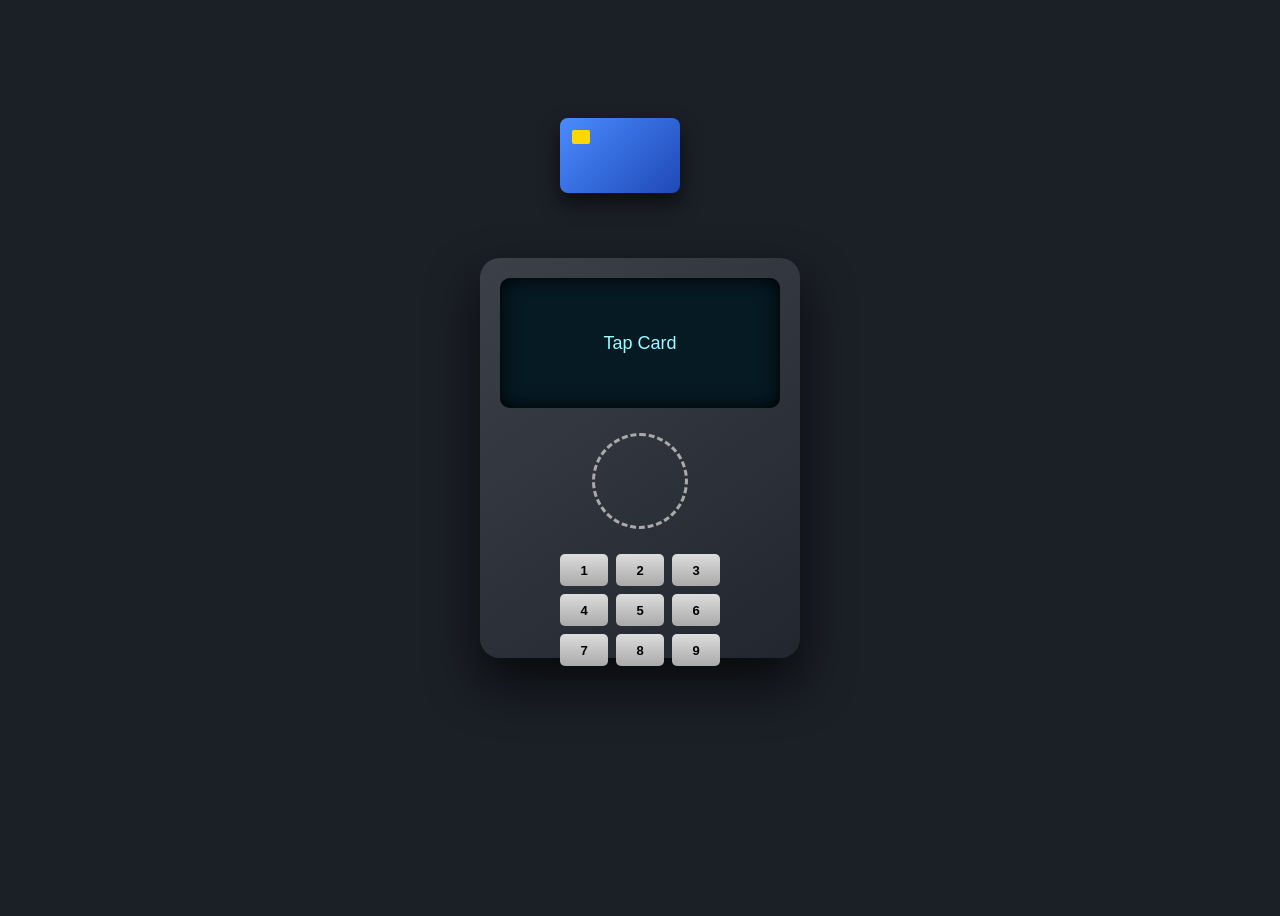
<file: JavaScript_Foundations/pos.html>
<!DOCTYPE html>
<html lang="en">
<head>
<meta charset="UTF-8">
<title>POS Tap Animation</title>

<style>

body{
  background:#1b1f26;
  height:100vh;
  display:flex;
  justify-content:center;
  align-items:center;
  font-family:Arial;
}

.pos{
  width:280px;
  height:360px;
  background:linear-gradient(145deg,#3c4049,#22262e);
  border-radius:20px;
  padding:20px;
  box-shadow:0 25px 50px rgba(0,0,0,0.7);
  position:relative;
}

/* SCREEN */

.screen{
  height:110px;
  background:#061a24;
  border-radius:10px;
  display:flex;
  justify-content:center;
  align-items:center;
  text-align:center;
  color:#9dfcff;
  font-size:18px;
  padding:10px;
  box-shadow:inset 0 0 20px black;
}

/* DEFAULT TEXT */

.idle{
  position:absolute;
  animation:idleText 6s infinite;
}

/* DECLINED MESSAGE */

.message{
  position:absolute;
  color:#ff6b6b;
  opacity:0;
  animation:showMsg 6s infinite;
}

@keyframes idleText{

0%,45%{opacity:1}

55%,100%{opacity:0}

}

@keyframes showMsg{

0%,45%{opacity:0}

55%,90%{opacity:1}

100%{opacity:0}

}

/* TAP AREA */

.tap{
  width:90px;
  height:90px;
  border-radius:50%;
  border:3px dashed #aaa;
  margin:25px auto;
  position:relative;
}

.signal{
  position:absolute;
  width:60px;
  height:60px;
  border-radius:50%;
  border:3px solid #7df9ff;
  top:15px;
  left:15px;
  opacity:0;
  animation:signal 1.5s infinite;
}

@keyframes signal{

0%{transform:scale(.6);opacity:.8}
100%{transform:scale(1.6);opacity:0}

}

/* CARD */

.card{
  width:120px;
  height:75px;
  background:linear-gradient(135deg,#4a8bff,#1f49b6);
  border-radius:8px;
  position:absolute;
  left:80px;
  top:-140px;
  box-shadow:0 10px 20px rgba(0,0,0,0.6);
  animation:tapCard 6s infinite;
}

.chip{
  width:18px;
  height:14px;
  background:gold;
  margin:12px;
  border-radius:2px;
}

@keyframes tapCard{

0%{top:-140px}

40%{top:135px}

55%{top:135px}

70%{top:-140px}

100%{top:-140px}

}

/* KEYPAD */

.keypad{
  display:grid;
  grid-template-columns:repeat(3,1fr);
  gap:8px;
  width:160px;
  margin:0 auto;
}

.key{
  height:32px;
  background:linear-gradient(#ddd,#aaa);
  border-radius:5px;
  display:flex;
  justify-content:center;
  align-items:center;
  font-weight:bold;
  font-size:13px;
}

</style>
</head>

<body>

<div class="pos">

<div class="screen">
<div class="idle">Tap Card</div>
<div class="message">Card Declined!<br>Insufficient Funds</div>
</div>

<div class="tap">
<div class="signal"></div>
</div>

<div class="keypad">
<div class="key">1</div>
<div class="key">2</div>
<div class="key">3</div>
<div class="key">4</div>
<div class="key">5</div>
<div class="key">6</div>
<div class="key">7</div>
<div class="key">8</div>
<div class="key">9</div>
</div>

<div class="card">
<div class="chip"></div>
</div>

</div>

</body>
</html>
</file>
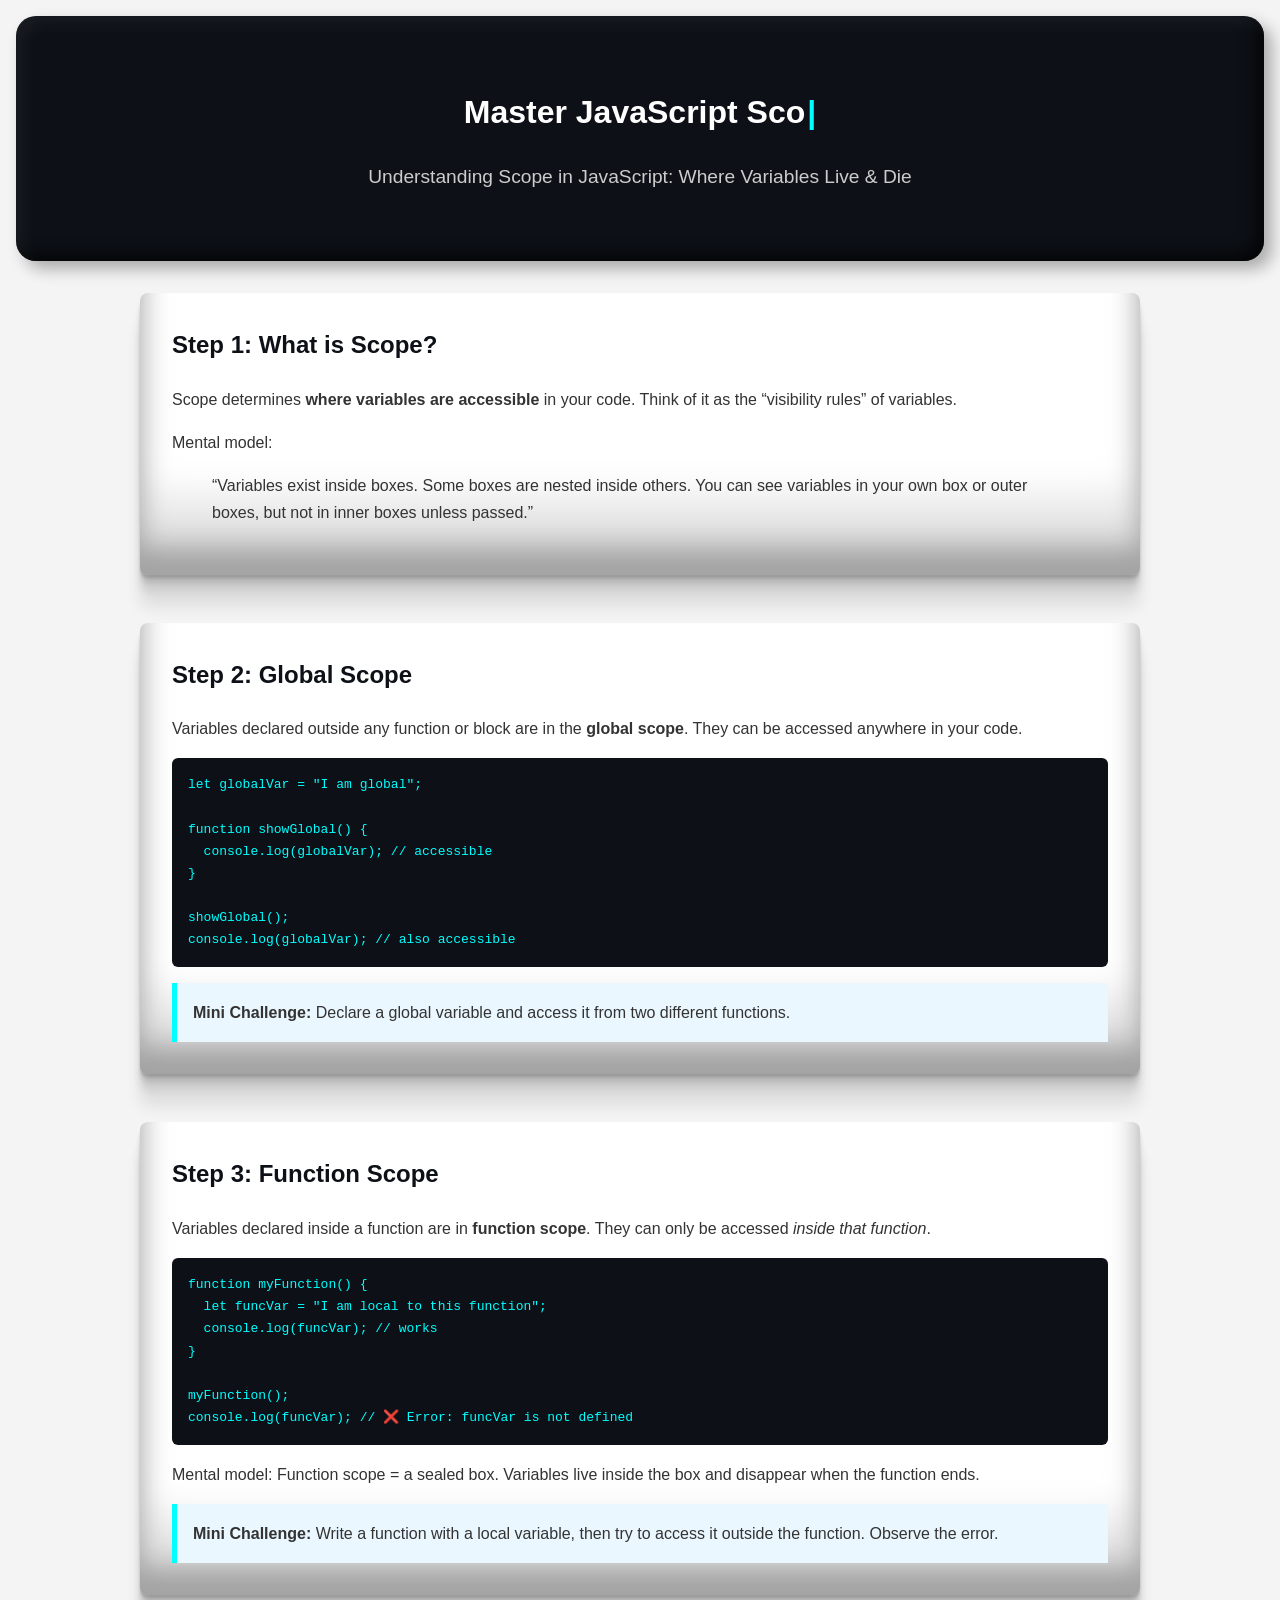
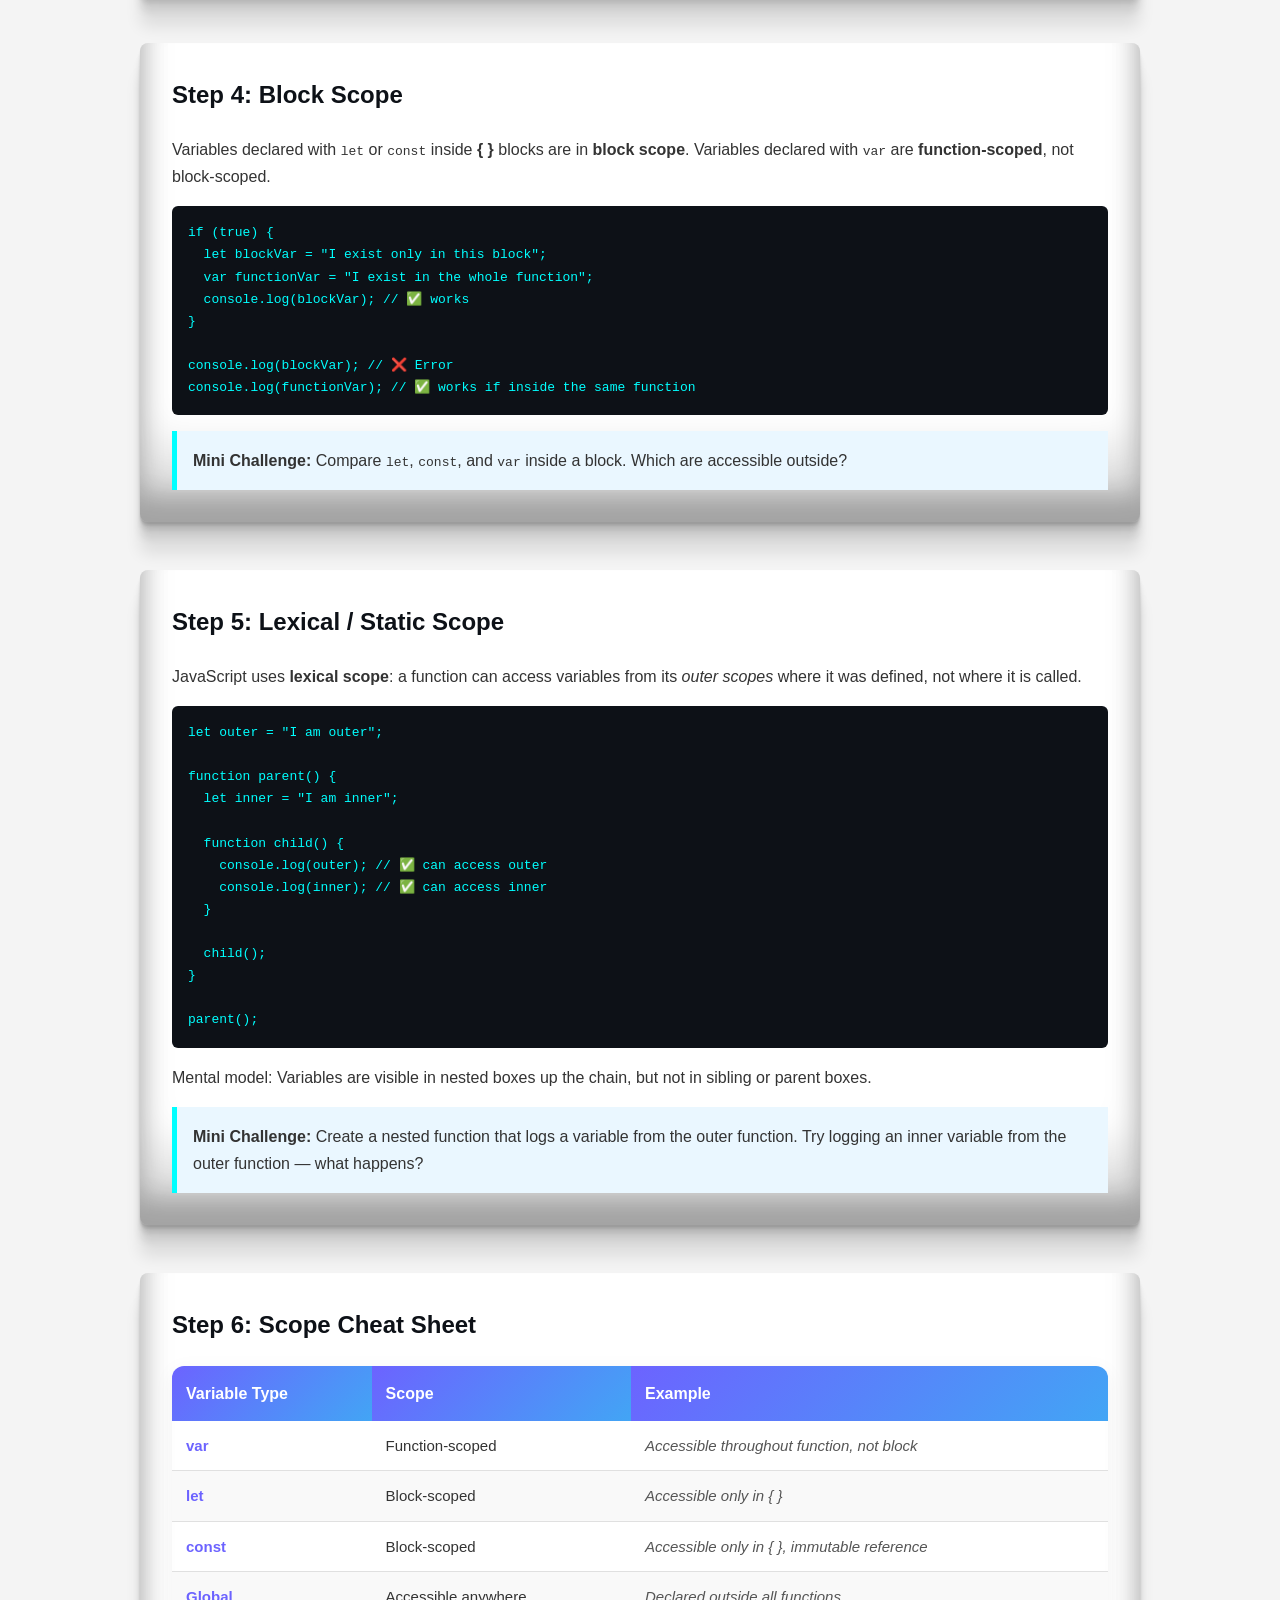
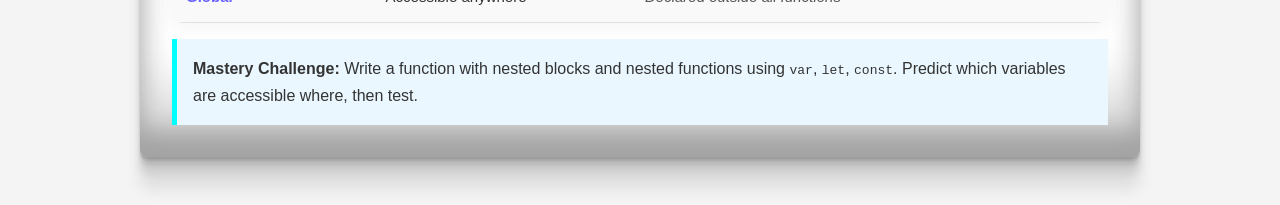
<file: JavaScript_Foundations/scope.html>
<!DOCTYPE html>
<html lang="en">
<head>
<meta charset="UTF-8">
<meta name="viewport" content="width=device-width, initial-scale=1.0">
<title>JavaScript Scope</title>
<link rel="stylesheet" href="style.css">
</head>

<body>

<header>
  <h1 id="typewriter"></h1>
  <p>Understanding Scope in JavaScript: Where Variables Live & Die</p>
</header>

<main>

<section>
<h2>Step 1: What is Scope?</h2>

<p>
Scope determines <strong>where variables are accessible</strong> in your code.  
Think of it as the “visibility rules” of variables.
</p>

<p>Mental model:</p>
<blockquote>
“Variables exist inside boxes. Some boxes are nested inside others. You can see variables in your own box or outer boxes, but not in inner boxes unless passed.”
</blockquote>
</section>

<section>
<h2>Step 2: Global Scope</h2>

<p>
Variables declared outside any function or block are in the <strong>global scope</strong>.  
They can be accessed anywhere in your code.
</p>

<pre>
let globalVar = "I am global";

function showGlobal() {
  console.log(globalVar); // accessible
}

showGlobal();
console.log(globalVar); // also accessible
</pre>

<div class="challenge">
<strong>Mini Challenge:</strong>  
Declare a global variable and access it from two different functions.
</div>
</section>

<section>
<h2>Step 3: Function Scope</h2>

<p>
Variables declared inside a function are in <strong>function scope</strong>.  
They can only be accessed <em>inside that function</em>.
</p>

<pre>
function myFunction() {
  let funcVar = "I am local to this function";
  console.log(funcVar); // works
}

myFunction();
console.log(funcVar); // ❌ Error: funcVar is not defined
</pre>

<p>Mental model: Function scope = a sealed box. Variables live inside the box and disappear when the function ends.</p>

<div class="challenge">
<strong>Mini Challenge:</strong>  
Write a function with a local variable, then try to access it outside the function. Observe the error.
</div>
</section>

<section>
<h2>Step 4: Block Scope</h2>

<p>
Variables declared with <code>let</code> or <code>const</code> inside <strong>{ }</strong> blocks are in <strong>block scope</strong>.  
Variables declared with <code>var</code> are <strong>function-scoped</strong>, not block-scoped.
</p>

<pre>
if (true) {
  let blockVar = "I exist only in this block";
  var functionVar = "I exist in the whole function";
  console.log(blockVar); // ✅ works
}

console.log(blockVar); // ❌ Error
console.log(functionVar); // ✅ works if inside the same function
</pre>

<div class="challenge">
<strong>Mini Challenge:</strong>  
Compare <code>let</code>, <code>const</code>, and <code>var</code> inside a block. Which are accessible outside?
</div>
</section>

<section>
<h2>Step 5: Lexical / Static Scope</h2>

<p>
JavaScript uses <strong>lexical scope</strong>: a function can access variables from its <em>outer scopes</em> where it was defined, not where it is called.
</p>

<pre>
let outer = "I am outer";

function parent() {
  let inner = "I am inner";

  function child() {
    console.log(outer); // ✅ can access outer
    console.log(inner); // ✅ can access inner
  }

  child();
}

parent();
</pre>

<p>Mental model: Variables are visible in nested boxes up the chain, but not in sibling or parent boxes.</p>

<div class="challenge">
<strong>Mini Challenge:</strong>  
Create a nested function that logs a variable from the outer function. Try logging an inner variable from the outer function — what happens?
</div>
</section>

<section>
<h2>Step 6: Scope Cheat Sheet</h2>

<table>
<thead><th>Variable Type</th><th>Scope</th><th>Example</th></thead>
<tbody><tr><td>var</td><td>Function-scoped</td><td>Accessible throughout function, not block</td></tr>
<tr><td>let</td><td>Block-scoped</td><td>Accessible only in { }</td></tr>
<tr><td>const</td><td>Block-scoped</td><td>Accessible only in { }, immutable reference</td></tr>
<tr><td>Global</td><td>Accessible anywhere</td><td>Declared outside all functions</td></tr>
</tbody>
</table>

<div class="challenge">
<strong>Mastery Challenge:</strong>  
Write a function with nested blocks and nested functions using <code>var</code>, <code>let</code>, <code>const</code>. Predict which variables are accessible where, then test.
</div>
</section>

</main>

<script src="script.js"></script>
<script>
const typewriter = document.getElementById("typewriter");
const text = "Master JavaScript Scope: Global, Function & Block";

let index = 0;
let forward = true;

function typeLoop() {
  if (forward) {
    index++;
    if (index >= text.length) {
      forward = false;
      setTimeout(typeLoop, 1500);
      return;
    }
  } else {
    index--;
    if (index <= 0) forward = true;
  }

  typewriter.textContent = text.substring(0, index + 1);
  setTimeout(typeLoop, forward ? 100 : 50);
}

typeLoop();
</script>

</body>
</html>
</file>
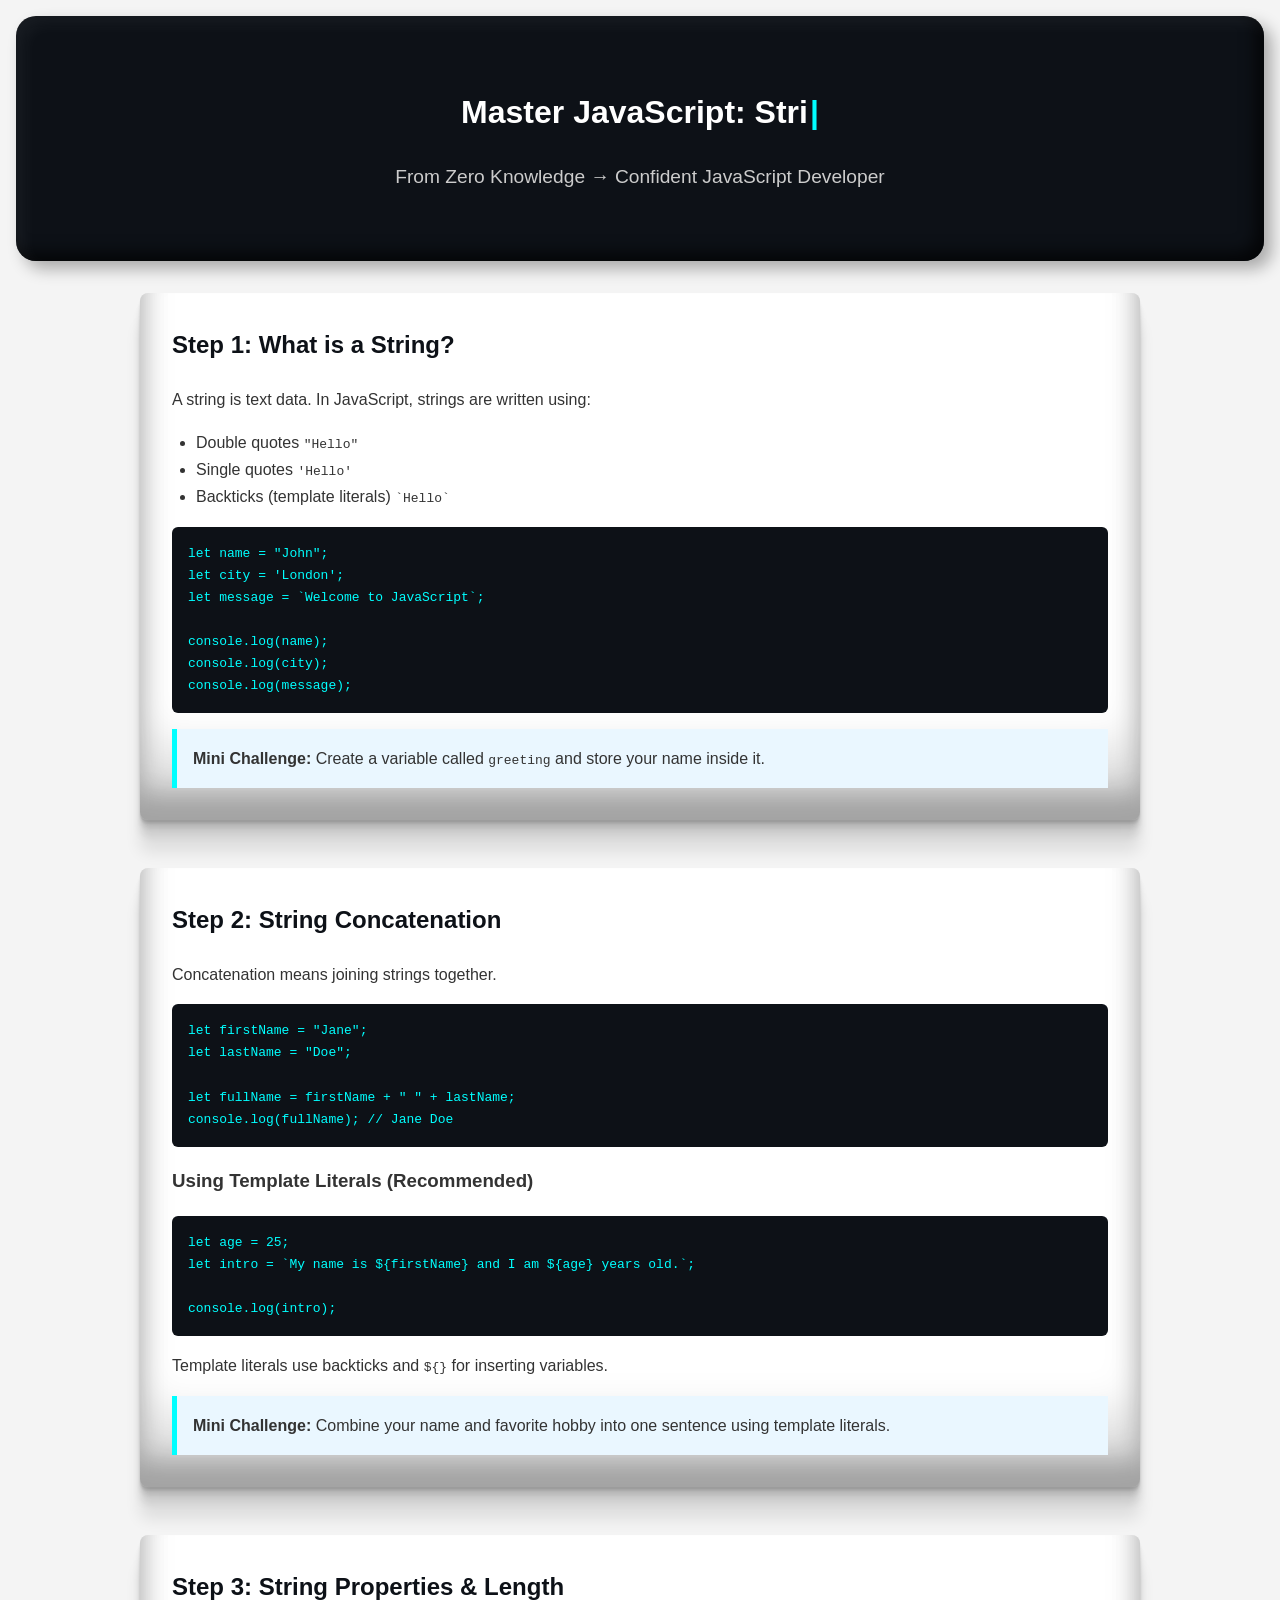
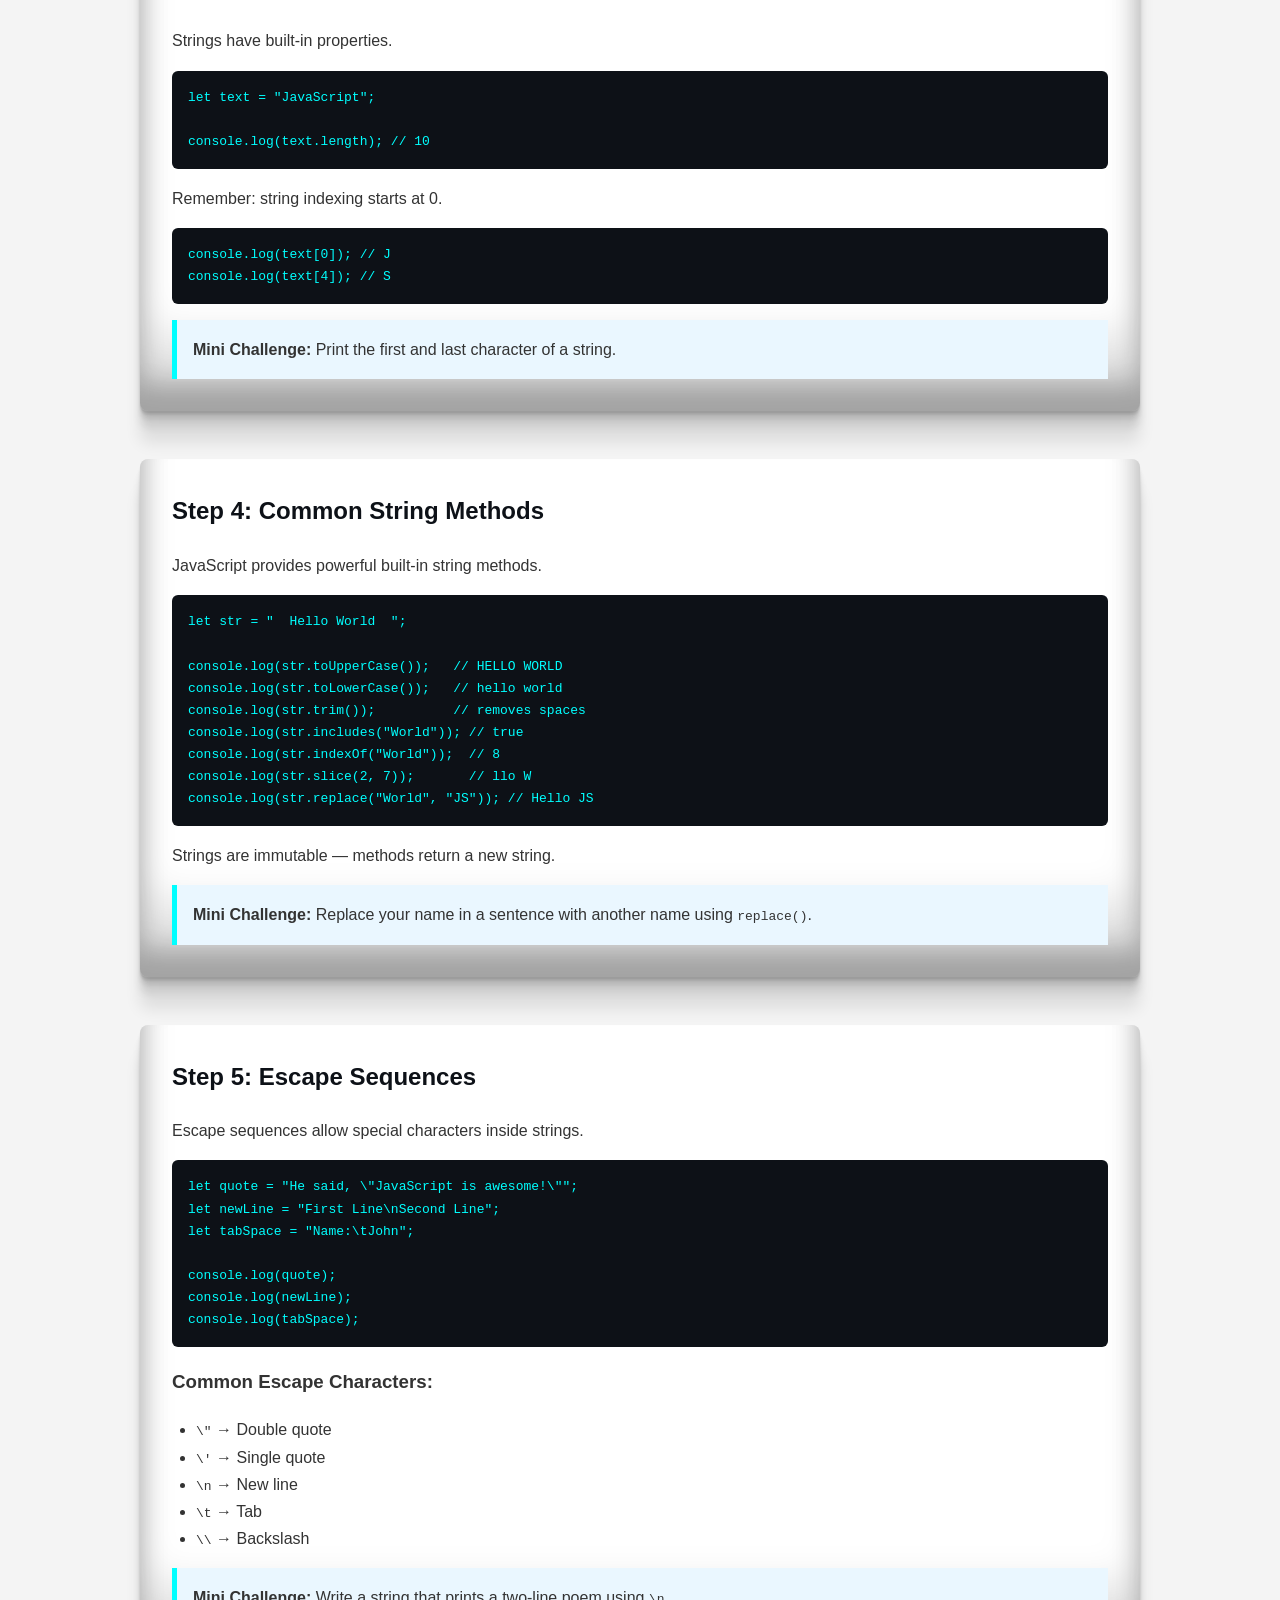
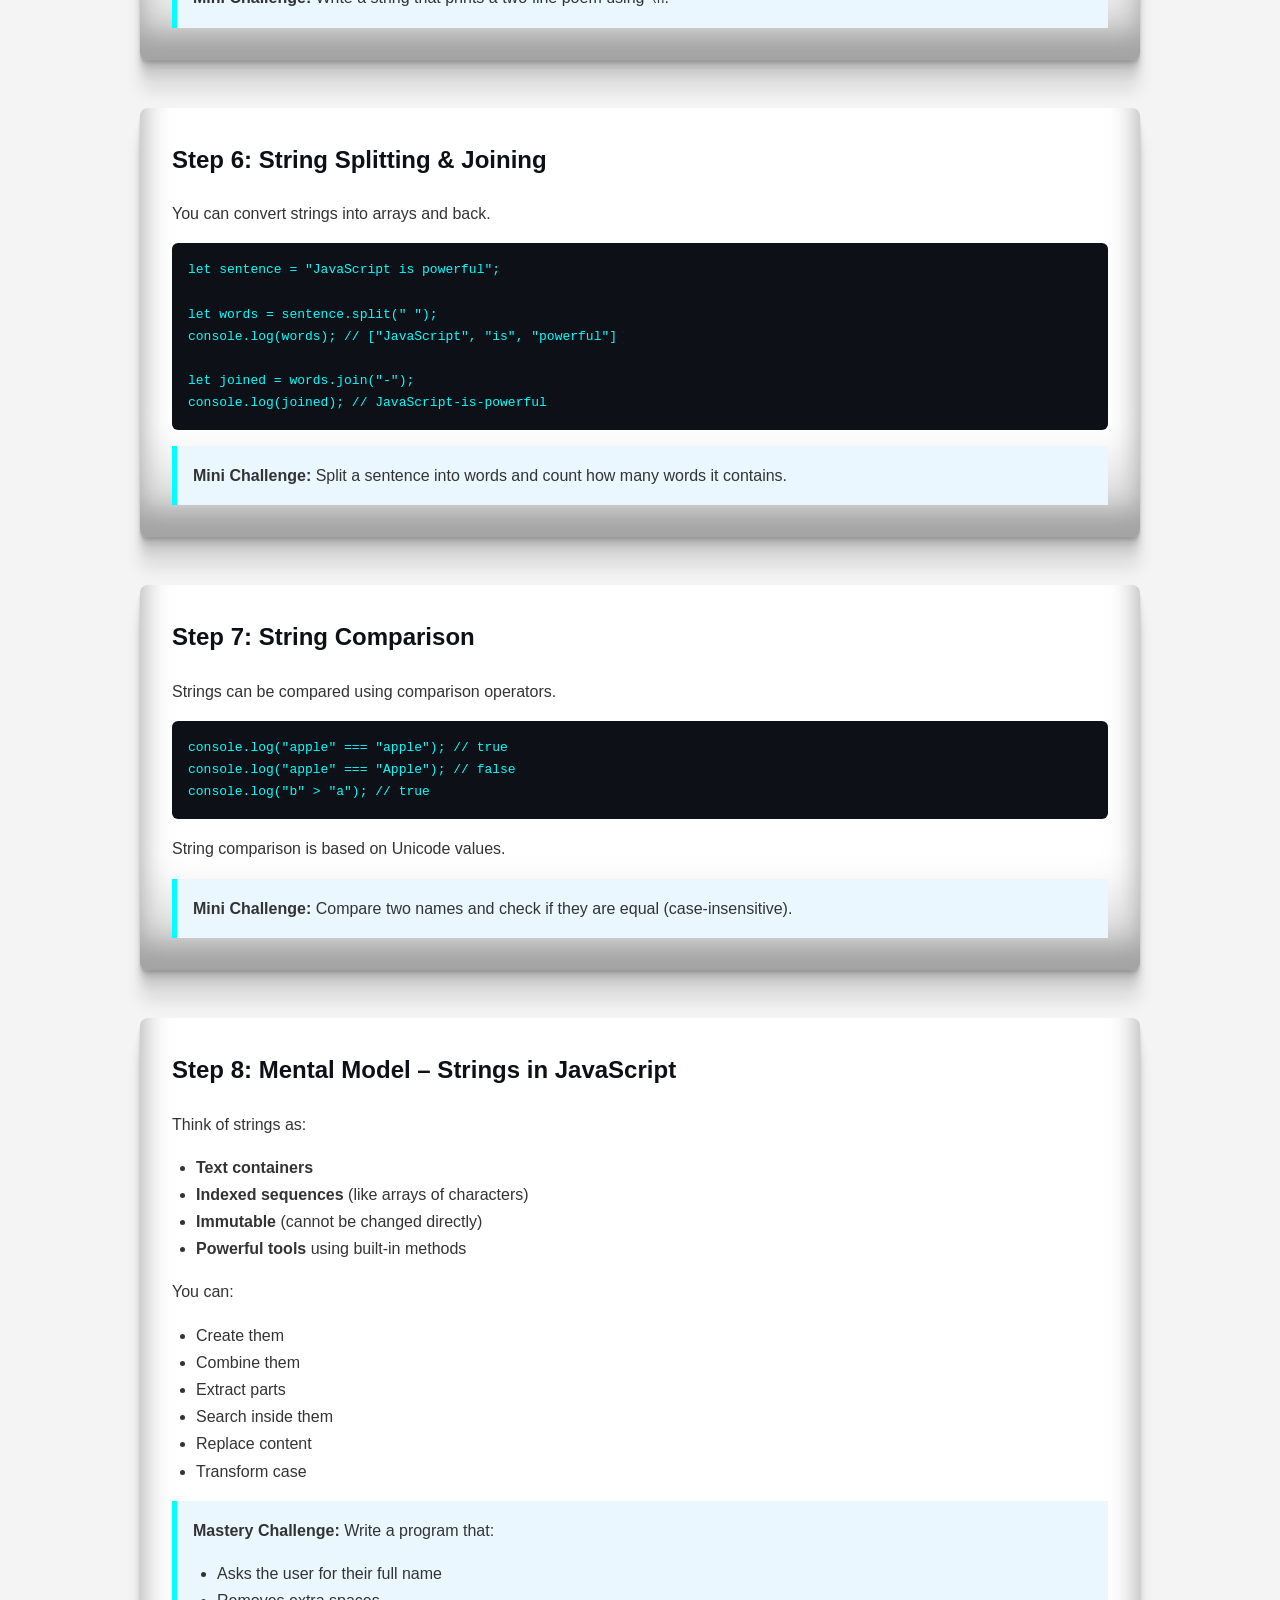
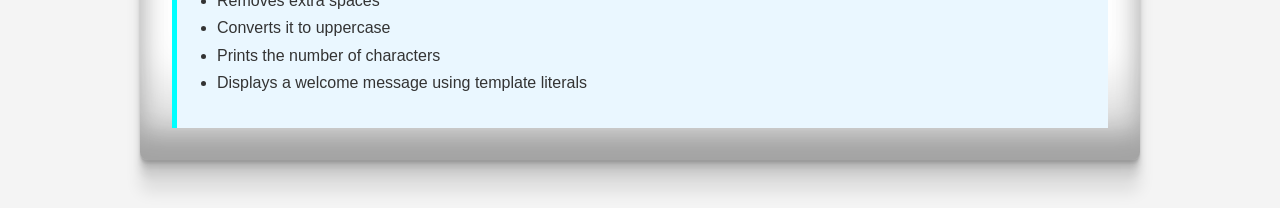
<file: JavaScript_Foundations/strings.html>
<!DOCTYPE html>
<html lang="en">
<head>
<meta charset="UTF-8">
<meta name="viewport" content="width=device-width, initial-scale=1.0">
<title>JavaScript Strings - Complete Guide</title>
<link rel="stylesheet" href="style.css">
</head>

<body>

<header>
  <h1 id="typewriter"></h1>
  <p>From Zero Knowledge → Confident JavaScript Developer</p>
</header>

<main>

<section>
<h2>Step 1: What is a String?</h2>

<p>
A string is text data. In JavaScript, strings are written using:
</p>

<ul>
<li>Double quotes <code>"Hello"</code></li>
<li>Single quotes <code>'Hello'</code></li>
<li>Backticks (template literals) <code>`Hello`</code></li>
</ul>

<pre>
let name = "John";
let city = 'London';
let message = `Welcome to JavaScript`;

console.log(name);
console.log(city);
console.log(message);
</pre>

<div class="challenge">
<strong>Mini Challenge:</strong>  
Create a variable called <code>greeting</code> and store your name inside it.
</div>
</section>


<section>
<h2>Step 2: String Concatenation</h2>

<p>
Concatenation means joining strings together.
</p>

<pre>
let firstName = "Jane";
let lastName = "Doe";

let fullName = firstName + " " + lastName;
console.log(fullName); // Jane Doe
</pre>

<h3>Using Template Literals (Recommended)</h3>

<pre>
let age = 25;
let intro = `My name is ${firstName} and I am ${age} years old.`;

console.log(intro);
</pre>

<p>
Template literals use backticks and <code>${}</code> for inserting variables.
</p>

<div class="challenge">
<strong>Mini Challenge:</strong>  
Combine your name and favorite hobby into one sentence using template literals.
</div>
</section>


<section>
<h2>Step 3: String Properties & Length</h2>

<p>
Strings have built-in properties.
</p>

<pre>
let text = "JavaScript";

console.log(text.length); // 10
</pre>

<p>
Remember: string indexing starts at 0.
</p>

<pre>
console.log(text[0]); // J
console.log(text[4]); // S
</pre>

<div class="challenge">
<strong>Mini Challenge:</strong>  
Print the first and last character of a string.
</div>
</section>


<section>
<h2>Step 4: Common String Methods</h2>

<p>
JavaScript provides powerful built-in string methods.
</p>

<pre>
let str = "  Hello World  ";

console.log(str.toUpperCase());   // HELLO WORLD
console.log(str.toLowerCase());   // hello world
console.log(str.trim());          // removes spaces
console.log(str.includes("World")); // true
console.log(str.indexOf("World"));  // 8
console.log(str.slice(2, 7));       // llo W
console.log(str.replace("World", "JS")); // Hello JS
</pre>

<p>
Strings are immutable — methods return a new string.
</p>

<div class="challenge">
<strong>Mini Challenge:</strong>  
Replace your name in a sentence with another name using <code>replace()</code>.
</div>
</section>


<section>
<h2>Step 5: Escape Sequences</h2>

<p>
Escape sequences allow special characters inside strings.
</p>

<pre>
let quote = "He said, \"JavaScript is awesome!\"";
let newLine = "First Line\nSecond Line";
let tabSpace = "Name:\tJohn";

console.log(quote);
console.log(newLine);
console.log(tabSpace);
</pre>

<h3>Common Escape Characters:</h3>
<ul>
<li><code>\"</code> → Double quote</li>
<li><code>\'</code> → Single quote</li>
<li><code>\n</code> → New line</li>
<li><code>\t</code> → Tab</li>
<li><code>\\</code> → Backslash</li>
</ul>

<div class="challenge">
<strong>Mini Challenge:</strong>  
Write a string that prints a two-line poem using <code>\n</code>.
</div>
</section>


<section>
<h2>Step 6: String Splitting & Joining</h2>

<p>
You can convert strings into arrays and back.
</p>

<pre>
let sentence = "JavaScript is powerful";

let words = sentence.split(" ");
console.log(words); // ["JavaScript", "is", "powerful"]

let joined = words.join("-");
console.log(joined); // JavaScript-is-powerful
</pre>

<div class="challenge">
<strong>Mini Challenge:</strong>  
Split a sentence into words and count how many words it contains.
</div>
</section>


<section>
<h2>Step 7: String Comparison</h2>

<p>
Strings can be compared using comparison operators.
</p>

<pre>
console.log("apple" === "apple"); // true
console.log("apple" === "Apple"); // false
console.log("b" > "a"); // true
</pre>

<p>
String comparison is based on Unicode values.
</p>

<div class="challenge">
<strong>Mini Challenge:</strong>  
Compare two names and check if they are equal (case-insensitive).
</div>
</section>


<section>
<h2>Step 8: Mental Model – Strings in JavaScript</h2>

<p>
Think of strings as:
</p>

<ul>
<li><strong>Text containers</strong></li>
<li><strong>Indexed sequences</strong> (like arrays of characters)</li>
<li><strong>Immutable</strong> (cannot be changed directly)</li>
<li><strong>Powerful tools</strong> using built-in methods</li>
</ul>

<p>
You can:
</p>

<ul>
<li>Create them</li>
<li>Combine them</li>
<li>Extract parts</li>
<li>Search inside them</li>
<li>Replace content</li>
<li>Transform case</li>
</ul>

<div class="challenge">
<strong>Mastery Challenge:</strong>  
Write a program that:
<ul>
<li>Asks the user for their full name</li>
<li>Removes extra spaces</li>
<li>Converts it to uppercase</li>
<li>Prints the number of characters</li>
<li>Displays a welcome message using template literals</li>
</ul>
</div>
</section>

</main>

<script src="script.js"></script>
<script>
const typewriter = document.getElementById("typewriter");
const text = "Master JavaScript: Strings & String Methods";

let index = 0;
let forward = true;

function typeLoop() {
  if (forward) {
    index++;
    if (index >= text.length) {
      forward = false;
      setTimeout(typeLoop, 1500);
      return;
    }
  } else {
    index--;
    if (index <= 0) forward = true;
  }

  typewriter.textContent = text.substring(0, index + 1);
  setTimeout(typeLoop, forward ? 100 : 50);
}

typeLoop();
</script>

</body>
</html>
</file>
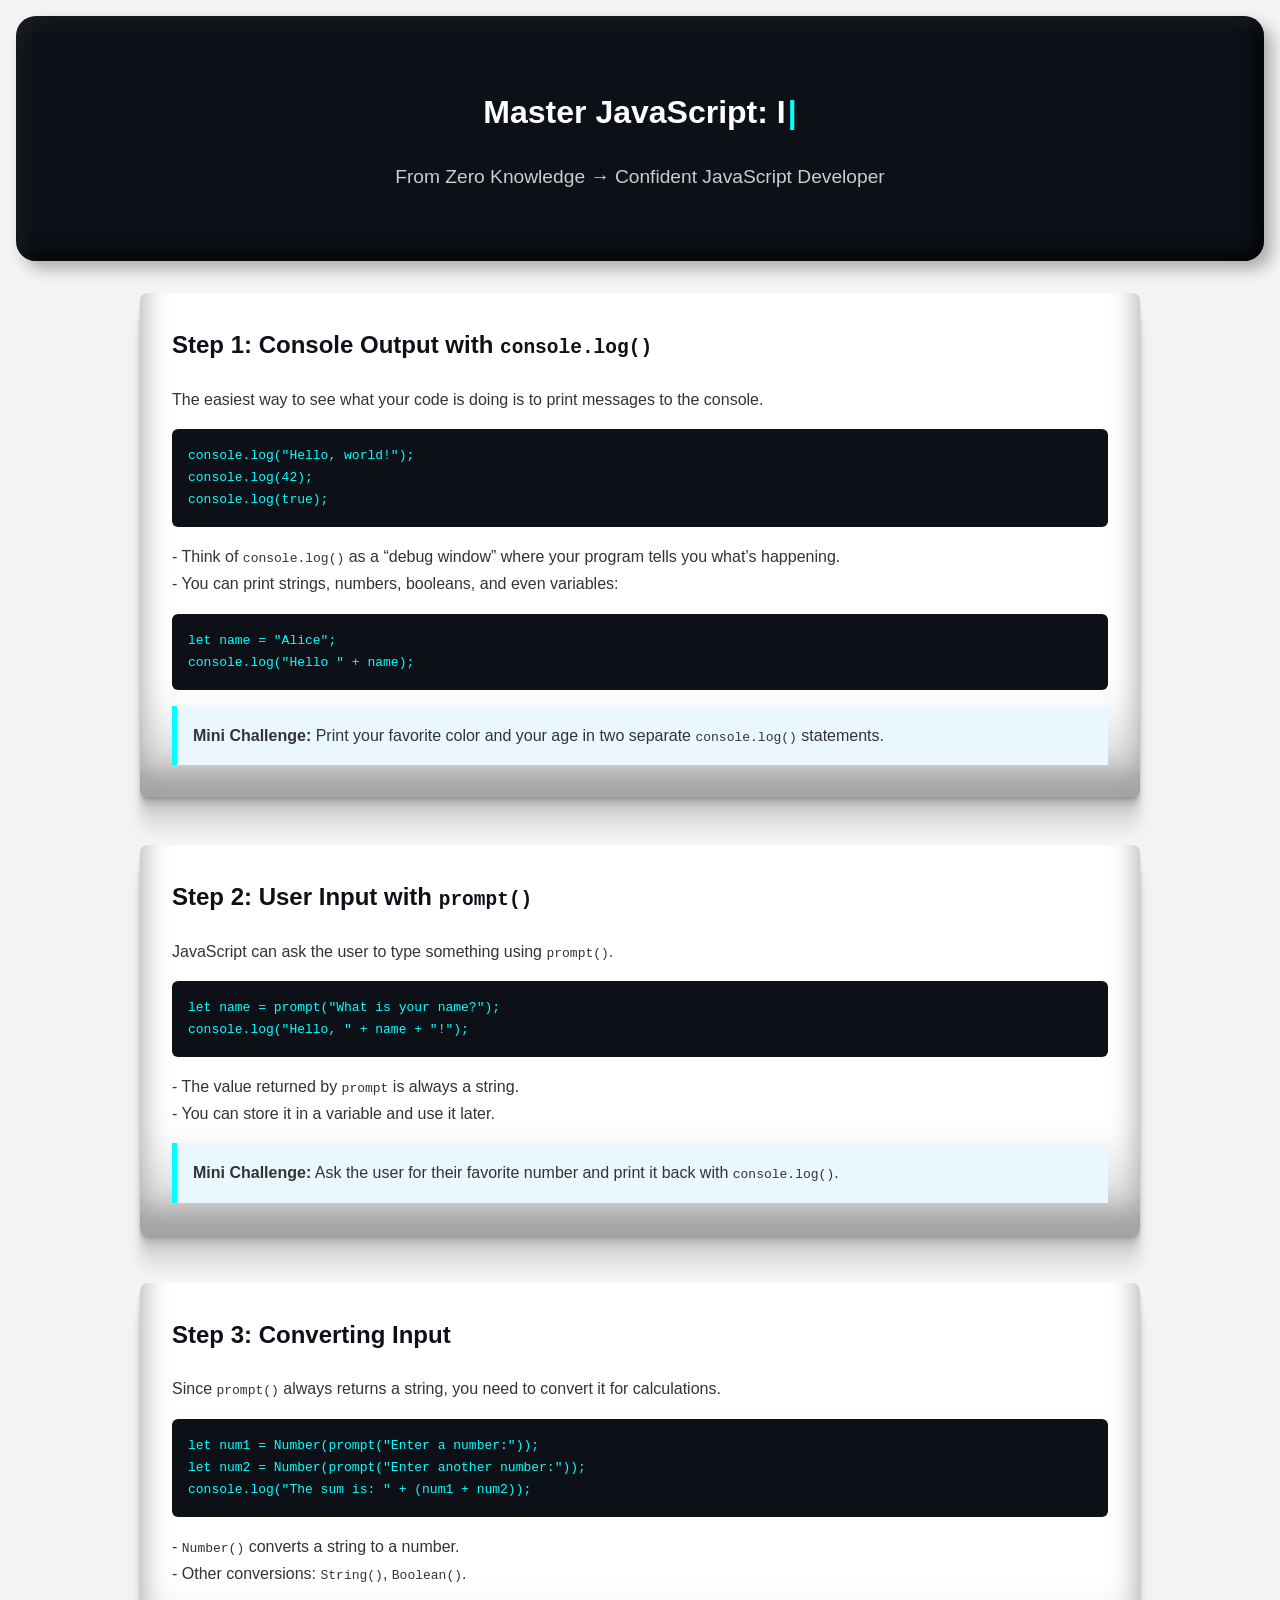
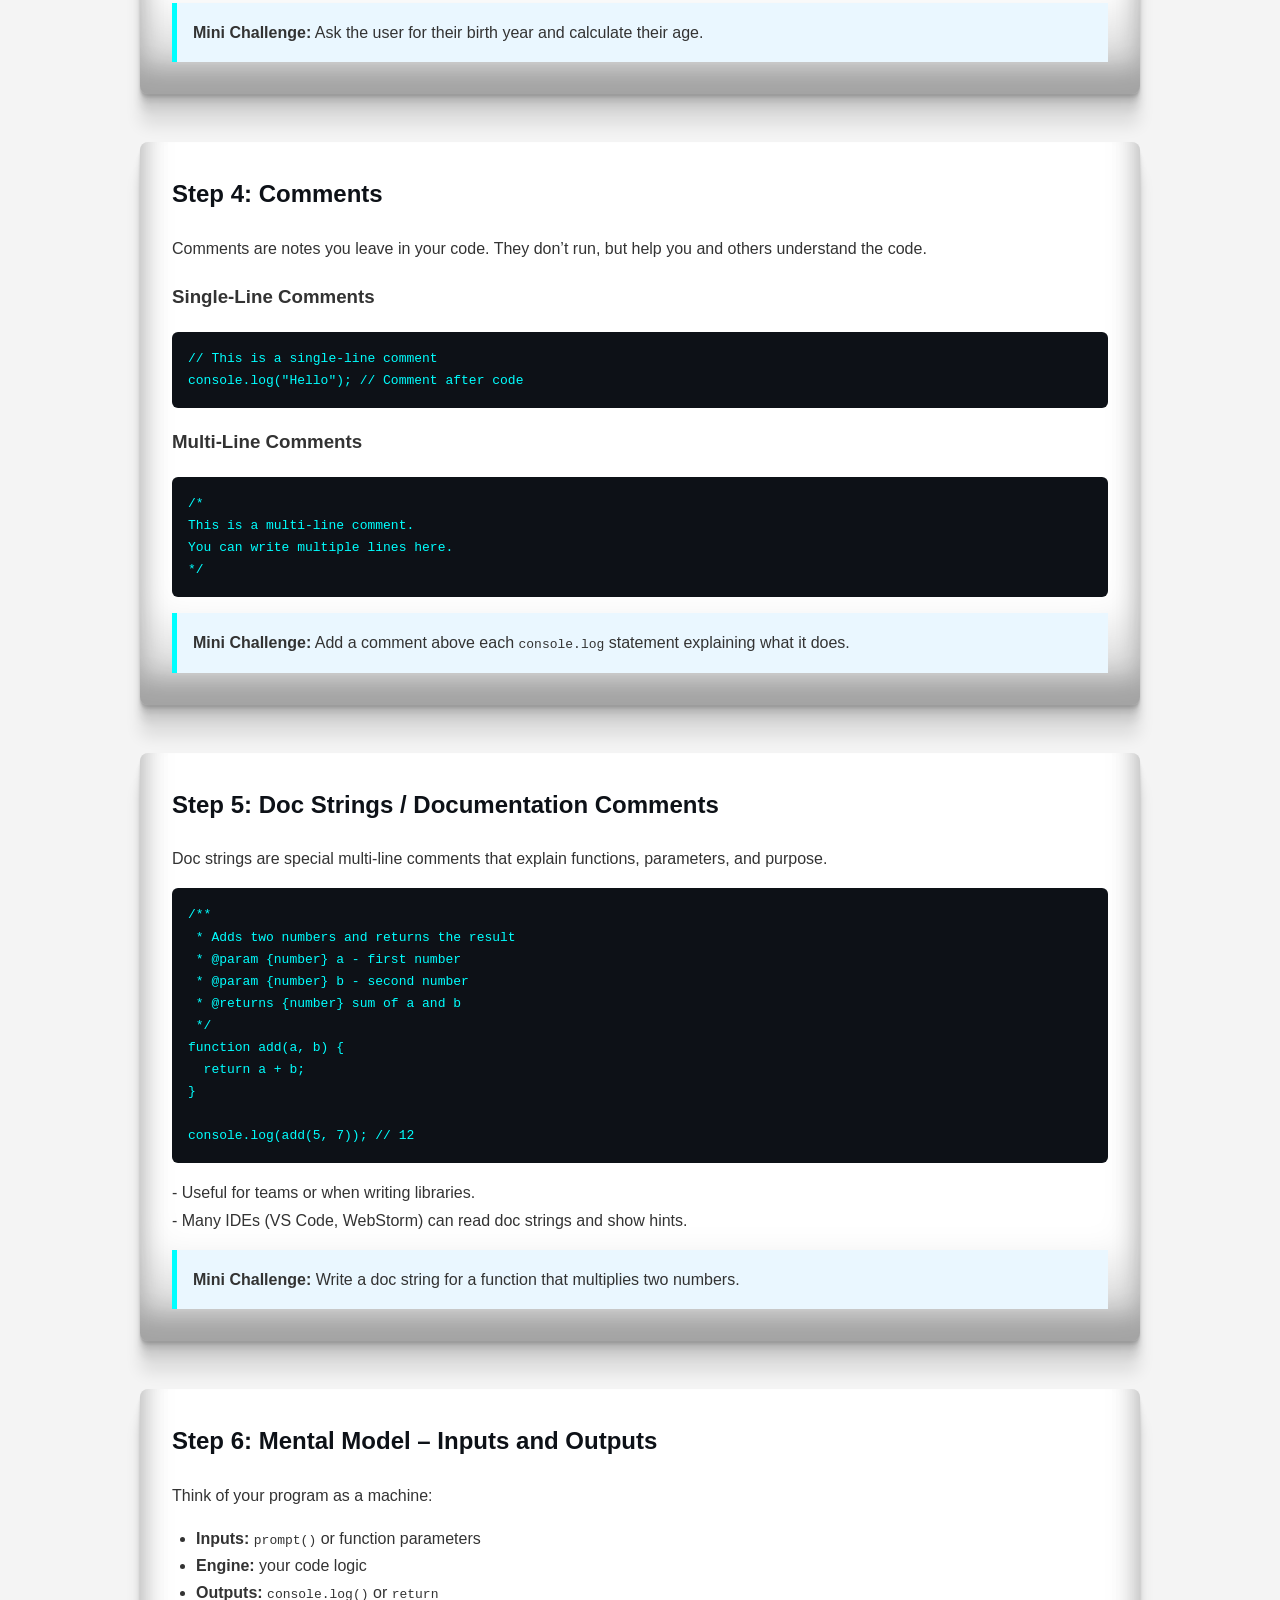
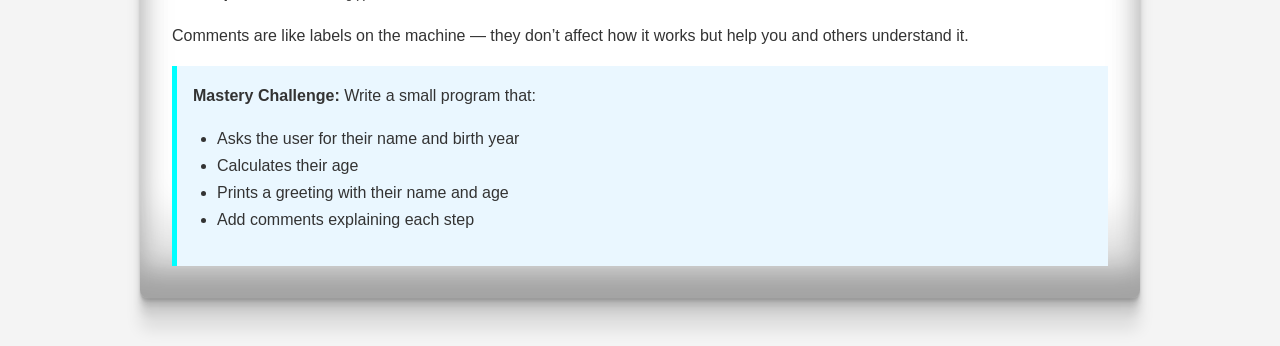
<file: JavaScript_Foundations/syntax.html>
<!DOCTYPE html>
<html lang="en">
<head>
<meta charset="UTF-8">
<meta name="viewport" content="width=device-width, initial-scale=1.0">
<title>JavaScript Inputs, Outputs, and Comments - Complete Guide</title>
<link rel="stylesheet" href="style.css">
</head>

<body>

<header>
  <h1 id="typewriter"></h1>
  <p>From Zero Knowledge → Confident JavaScript Developer</p>
</header>

<main>

<section>
<h2>Step 1: Console Output with <code>console.log()</code></h2>

<p>
The easiest way to see what your code is doing is to print messages to the console.
</p>

<pre>
console.log("Hello, world!");
console.log(42);
console.log(true);
</pre>

<p>
- Think of <code>console.log()</code> as a “debug window” where your program tells you what’s happening.<br>
- You can print strings, numbers, booleans, and even variables:
</p>

<pre>
let name = "Alice";
console.log("Hello " + name);
</pre>

<div class="challenge">
<strong>Mini Challenge:</strong>  
Print your favorite color and your age in two separate <code>console.log()</code> statements.
</div>
</section>

<section>
<h2>Step 2: User Input with <code>prompt()</code></h2>

<p>
JavaScript can ask the user to type something using <code>prompt()</code>.
</p>

<pre>
let name = prompt("What is your name?");
console.log("Hello, " + name + "!");
</pre>

<p>
- The value returned by <code>prompt</code> is always a string.<br>
- You can store it in a variable and use it later.
</p>

<div class="challenge">
<strong>Mini Challenge:</strong>  
Ask the user for their favorite number and print it back with <code>console.log()</code>.
</div>
</section>

<section>
<h2>Step 3: Converting Input</h2>

<p>
Since <code>prompt()</code> always returns a string, you need to convert it for calculations.
</p>

<pre>
let num1 = Number(prompt("Enter a number:"));
let num2 = Number(prompt("Enter another number:"));
console.log("The sum is: " + (num1 + num2));
</pre>

<p>
- <code>Number()</code> converts a string to a number.<br>
- Other conversions: <code>String()</code>, <code>Boolean()</code>.
</p>

<div class="challenge">
<strong>Mini Challenge:</strong>  
Ask the user for their birth year and calculate their age.
</div>
</section>

<section>
<h2>Step 4: Comments</h2>

<p>
Comments are notes you leave in your code. They don’t run, but help you and others understand the code.
</p>

<h3>Single-Line Comments</h3>
<pre>
// This is a single-line comment
console.log("Hello"); // Comment after code
</pre>

<h3>Multi-Line Comments</h3>
<pre>
/*
This is a multi-line comment.
You can write multiple lines here.
*/
</pre>

<div class="challenge">
<strong>Mini Challenge:</strong>  
Add a comment above each <code>console.log</code> statement explaining what it does.
</div>
</section>

<section>
<h2>Step 5: Doc Strings / Documentation Comments</h2>

<p>
Doc strings are special multi-line comments that explain functions, parameters, and purpose.
</p>

<pre>
/**
 * Adds two numbers and returns the result
 * @param {number} a - first number
 * @param {number} b - second number
 * @returns {number} sum of a and b
 */
function add(a, b) {
  return a + b;
}

console.log(add(5, 7)); // 12
</pre>

<p>
- Useful for teams or when writing libraries.<br>
- Many IDEs (VS Code, WebStorm) can read doc strings and show hints.
</p>

<div class="challenge">
<strong>Mini Challenge:</strong>  
Write a doc string for a function that multiplies two numbers.
</div>
</section>

<section>
<h2>Step 6: Mental Model – Inputs and Outputs</h2>

<p>
Think of your program as a machine:
</p>

<ul>
<li><strong>Inputs:</strong> <code>prompt()</code> or function parameters</li>
<li><strong>Engine:</strong> your code logic</li>
<li><strong>Outputs:</strong> <code>console.log()</code> or <code>return</code></li>
</ul>

<p>
Comments are like labels on the machine — they don’t affect how it works but help you and others understand it.
</p>

<div class="challenge">
<strong>Mastery Challenge:</strong>  
Write a small program that:
<ul>
<li>Asks the user for their name and birth year</li>
<li>Calculates their age</li>
<li>Prints a greeting with their name and age</li>
<li>Add comments explaining each step</li>
</ul>
</div>
</section>

</main>

<script src="script.js"></script>
<script>
const typewriter = document.getElementById("typewriter");
const text = "Master JavaScript: Inputs, Outputs, and Comments";

let index = 0;
let forward = true;

function typeLoop() {
  if (forward) {
    index++;
    if (index >= text.length) {
      forward = false;
      setTimeout(typeLoop, 1500);
      return;
    }
  } else {
    index--;
    if (index <= 0) forward = true;
  }

  typewriter.textContent = text.substring(0, index + 1);
  setTimeout(typeLoop, forward ? 100 : 50);
}

typeLoop();
</script>

</body>
</html>
</file>
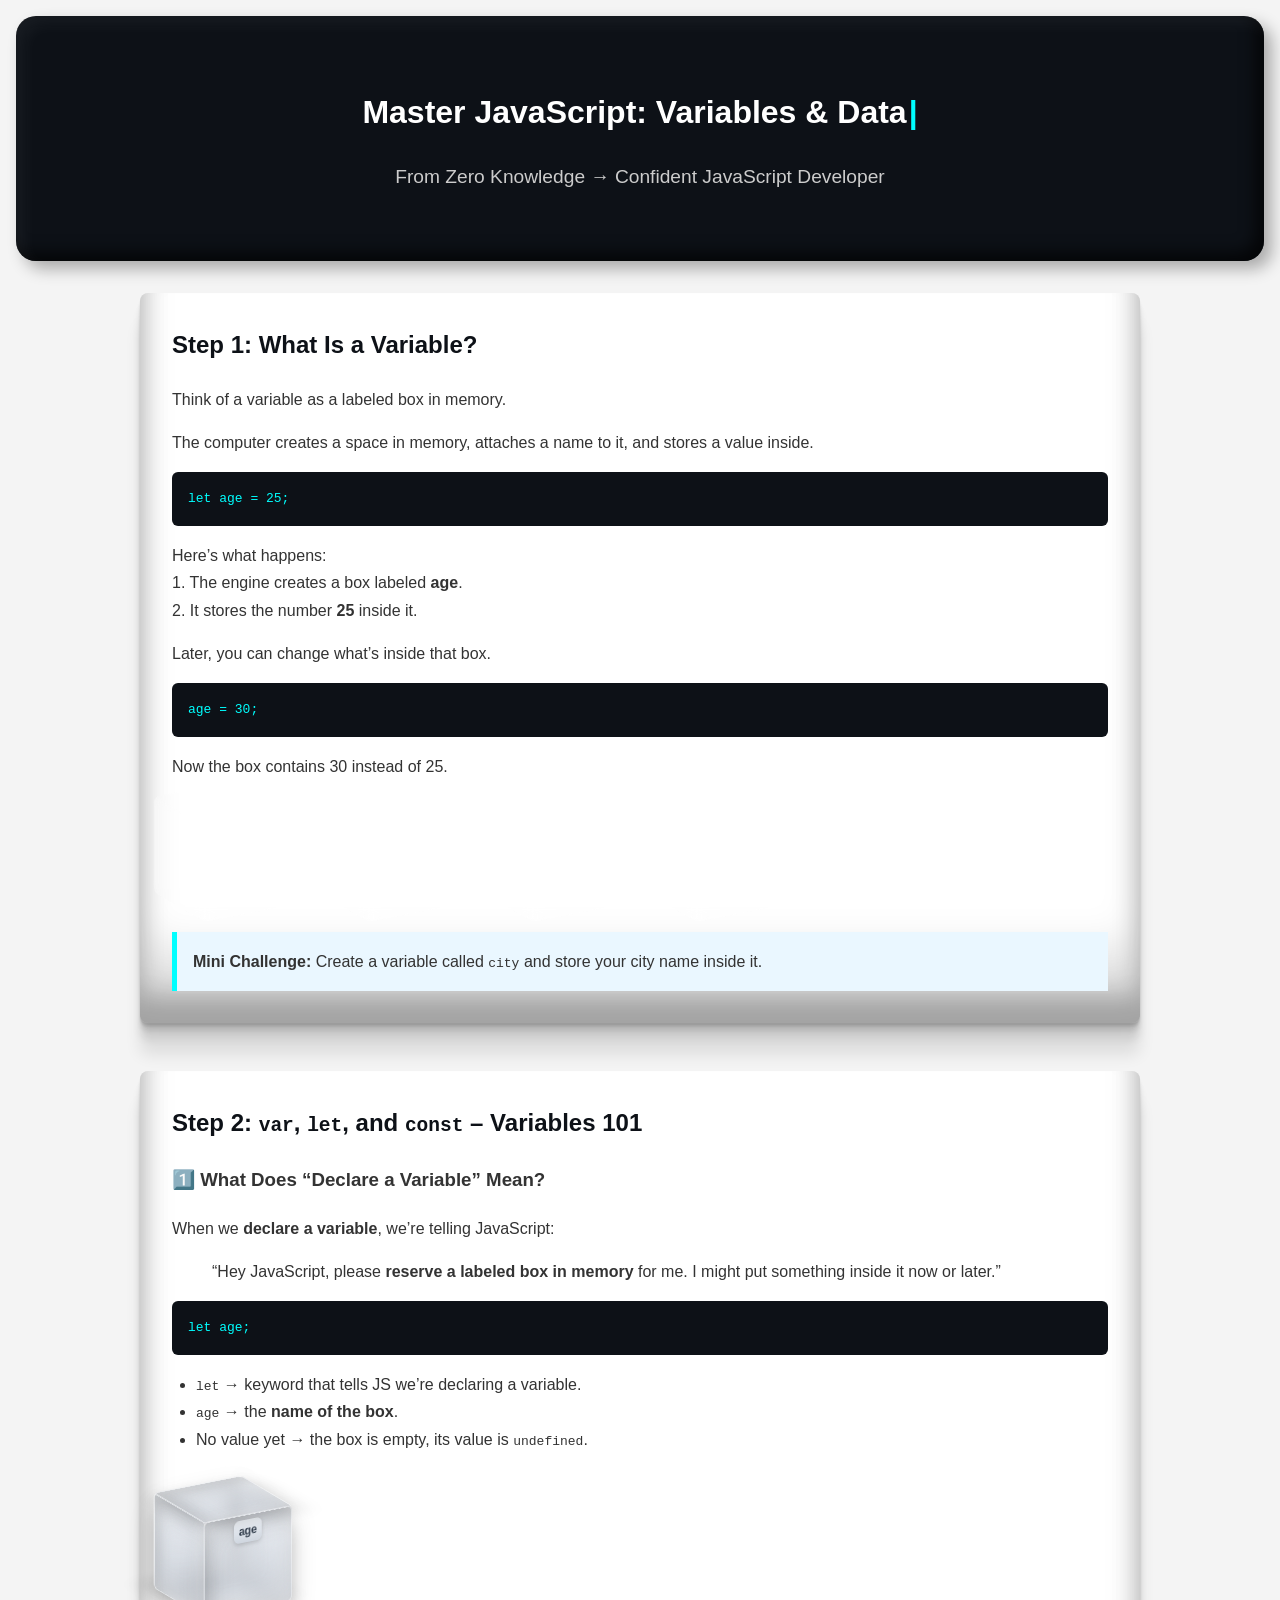
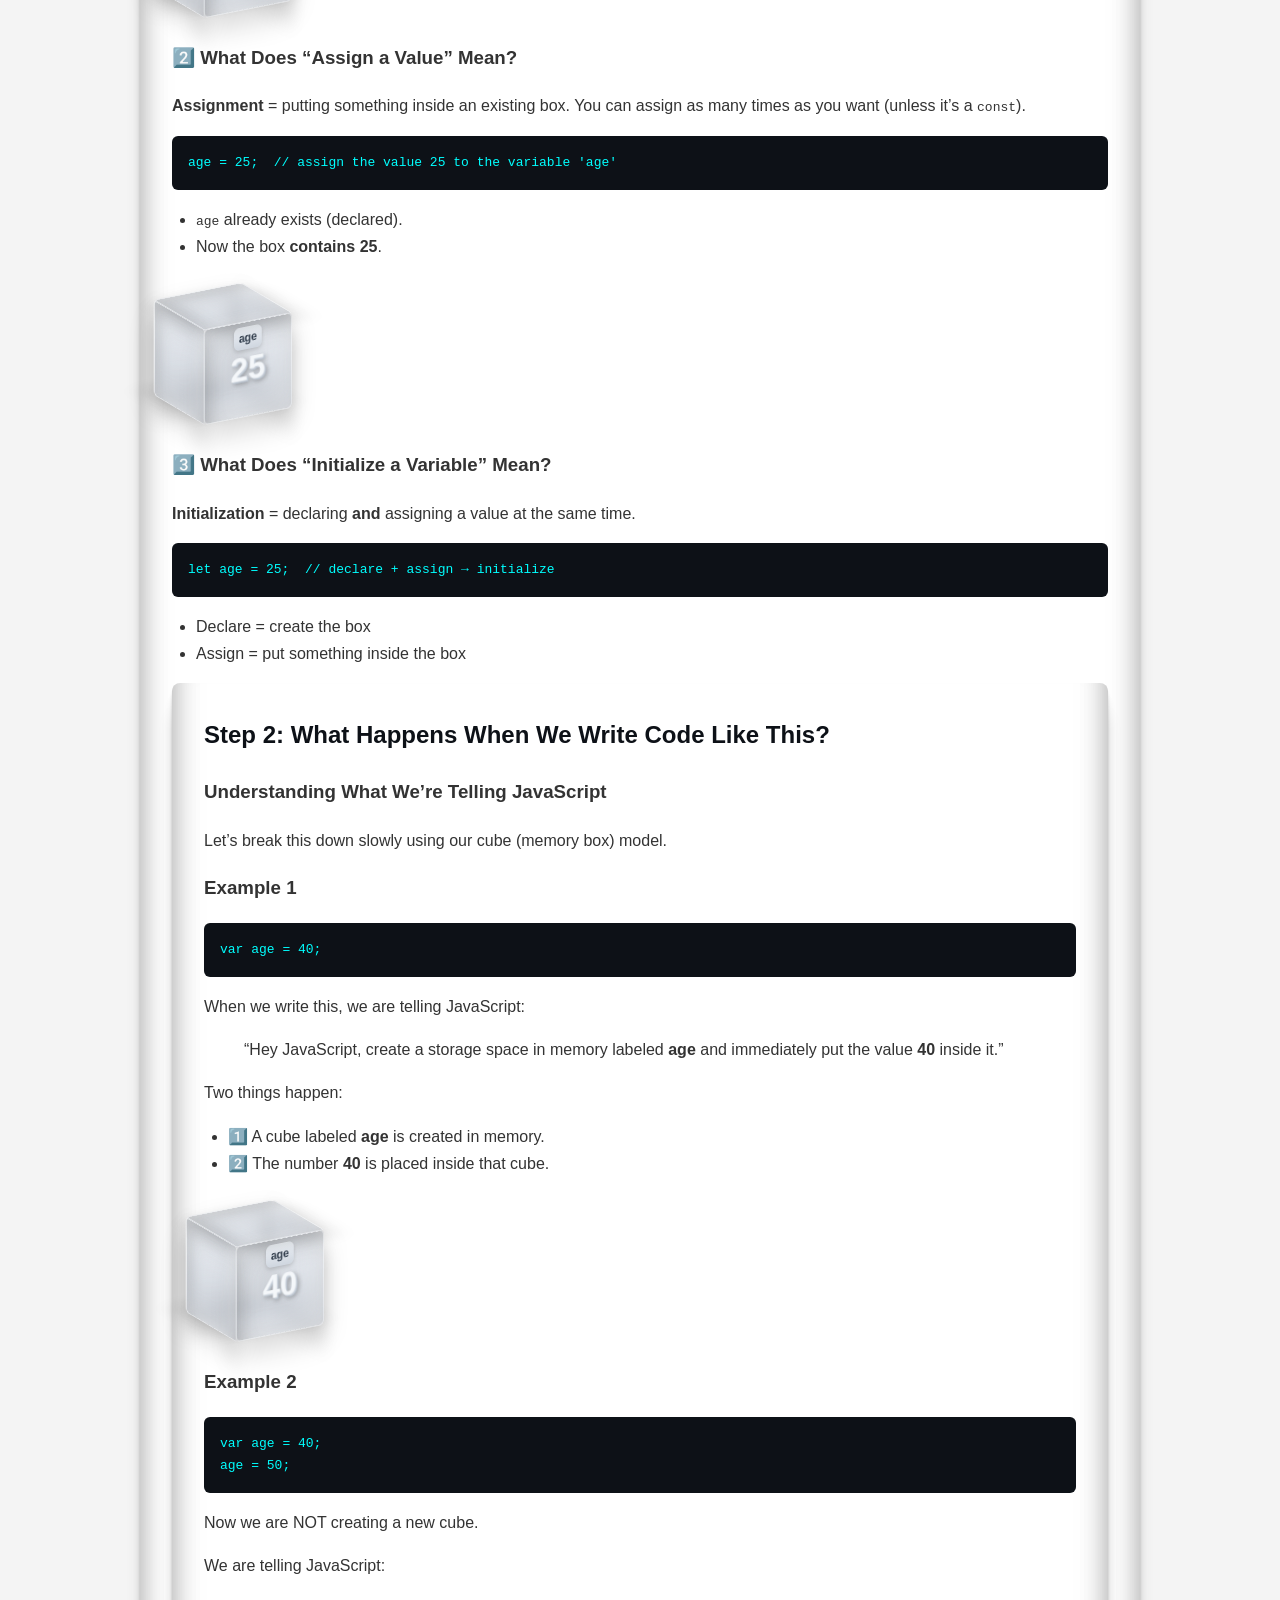
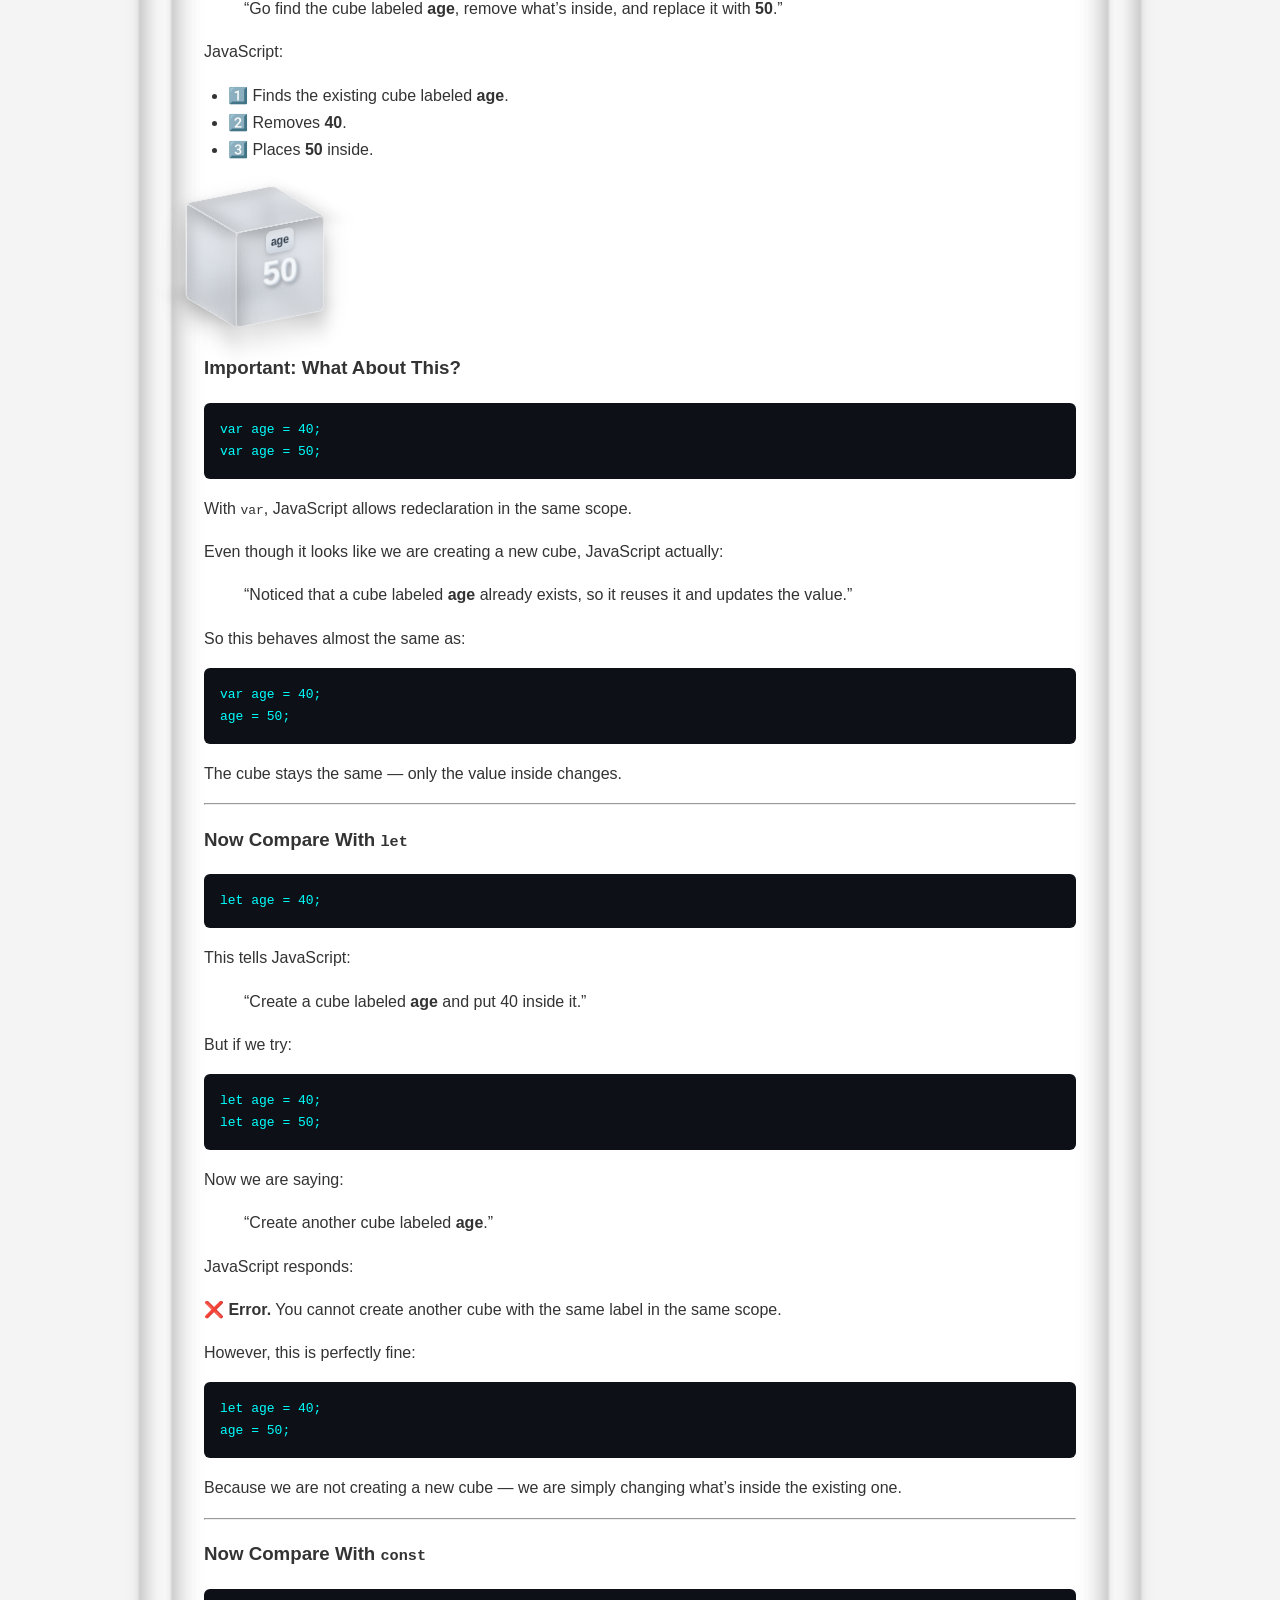
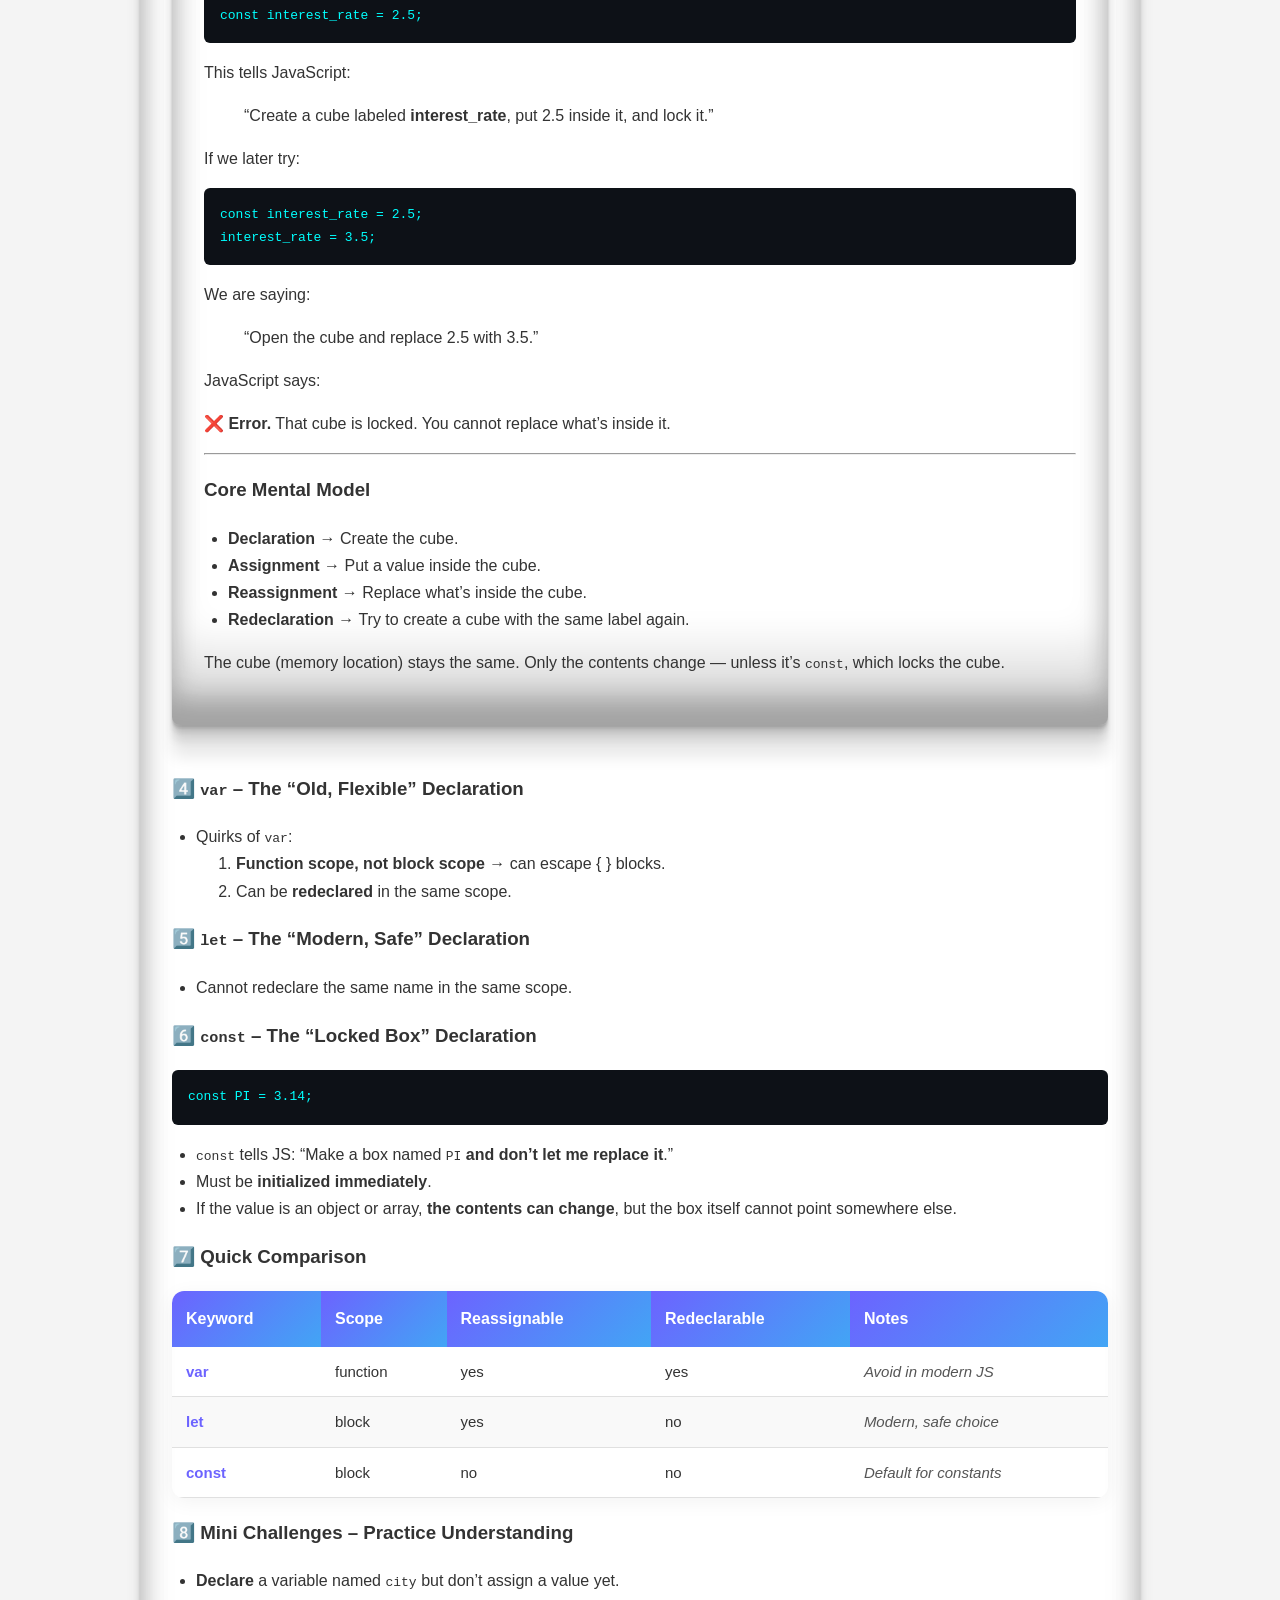
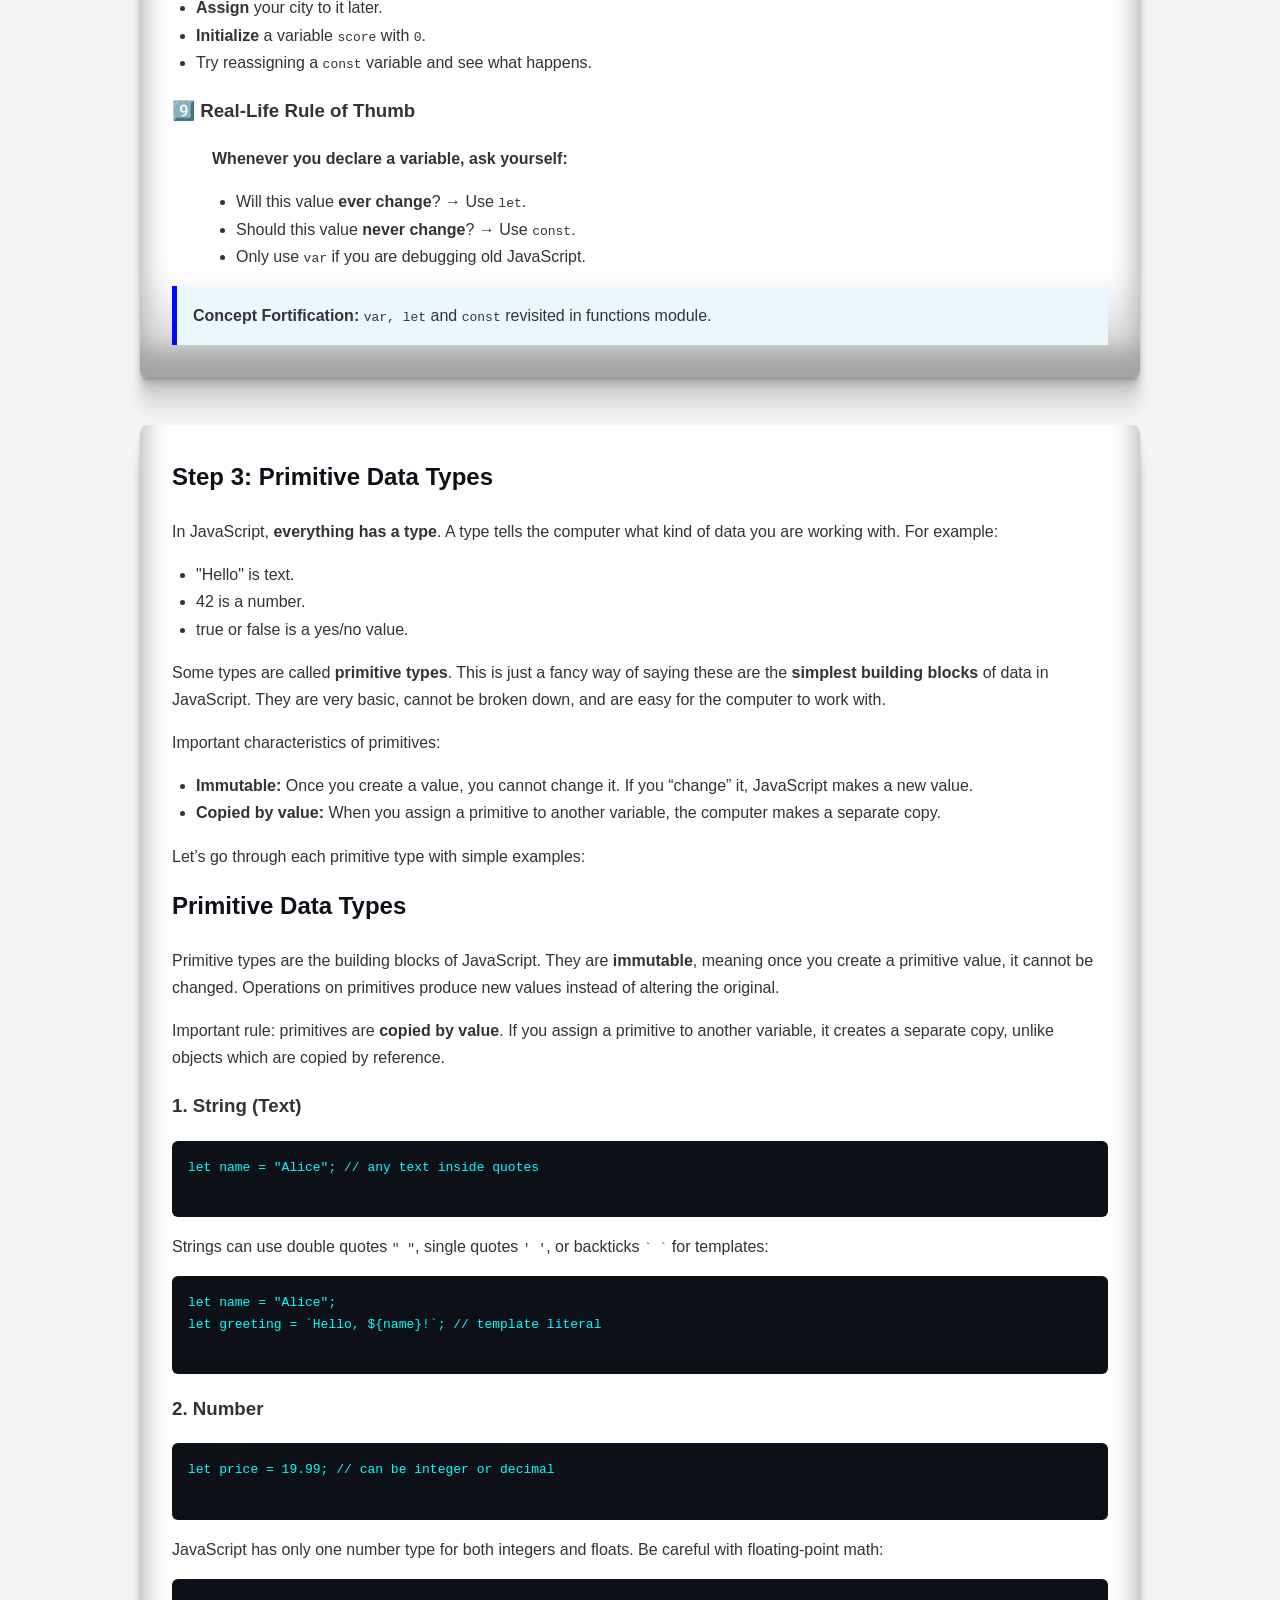
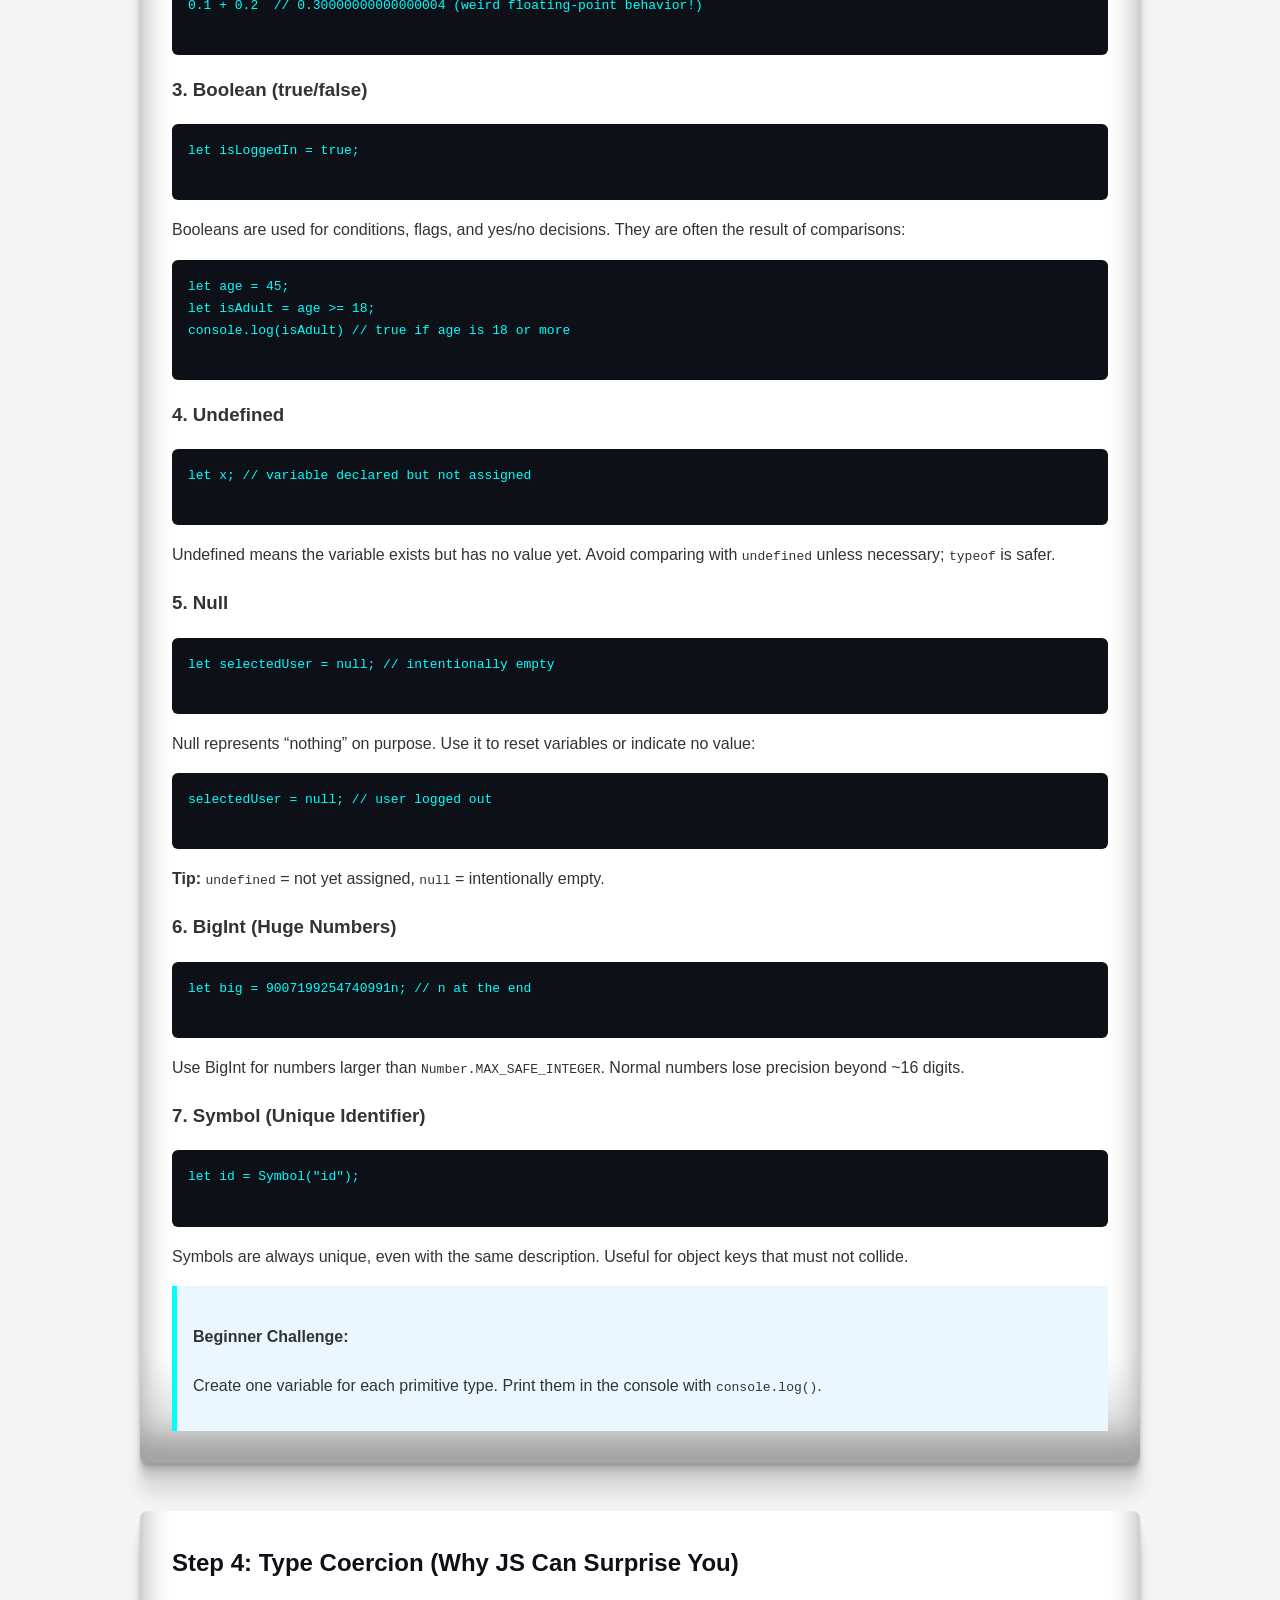
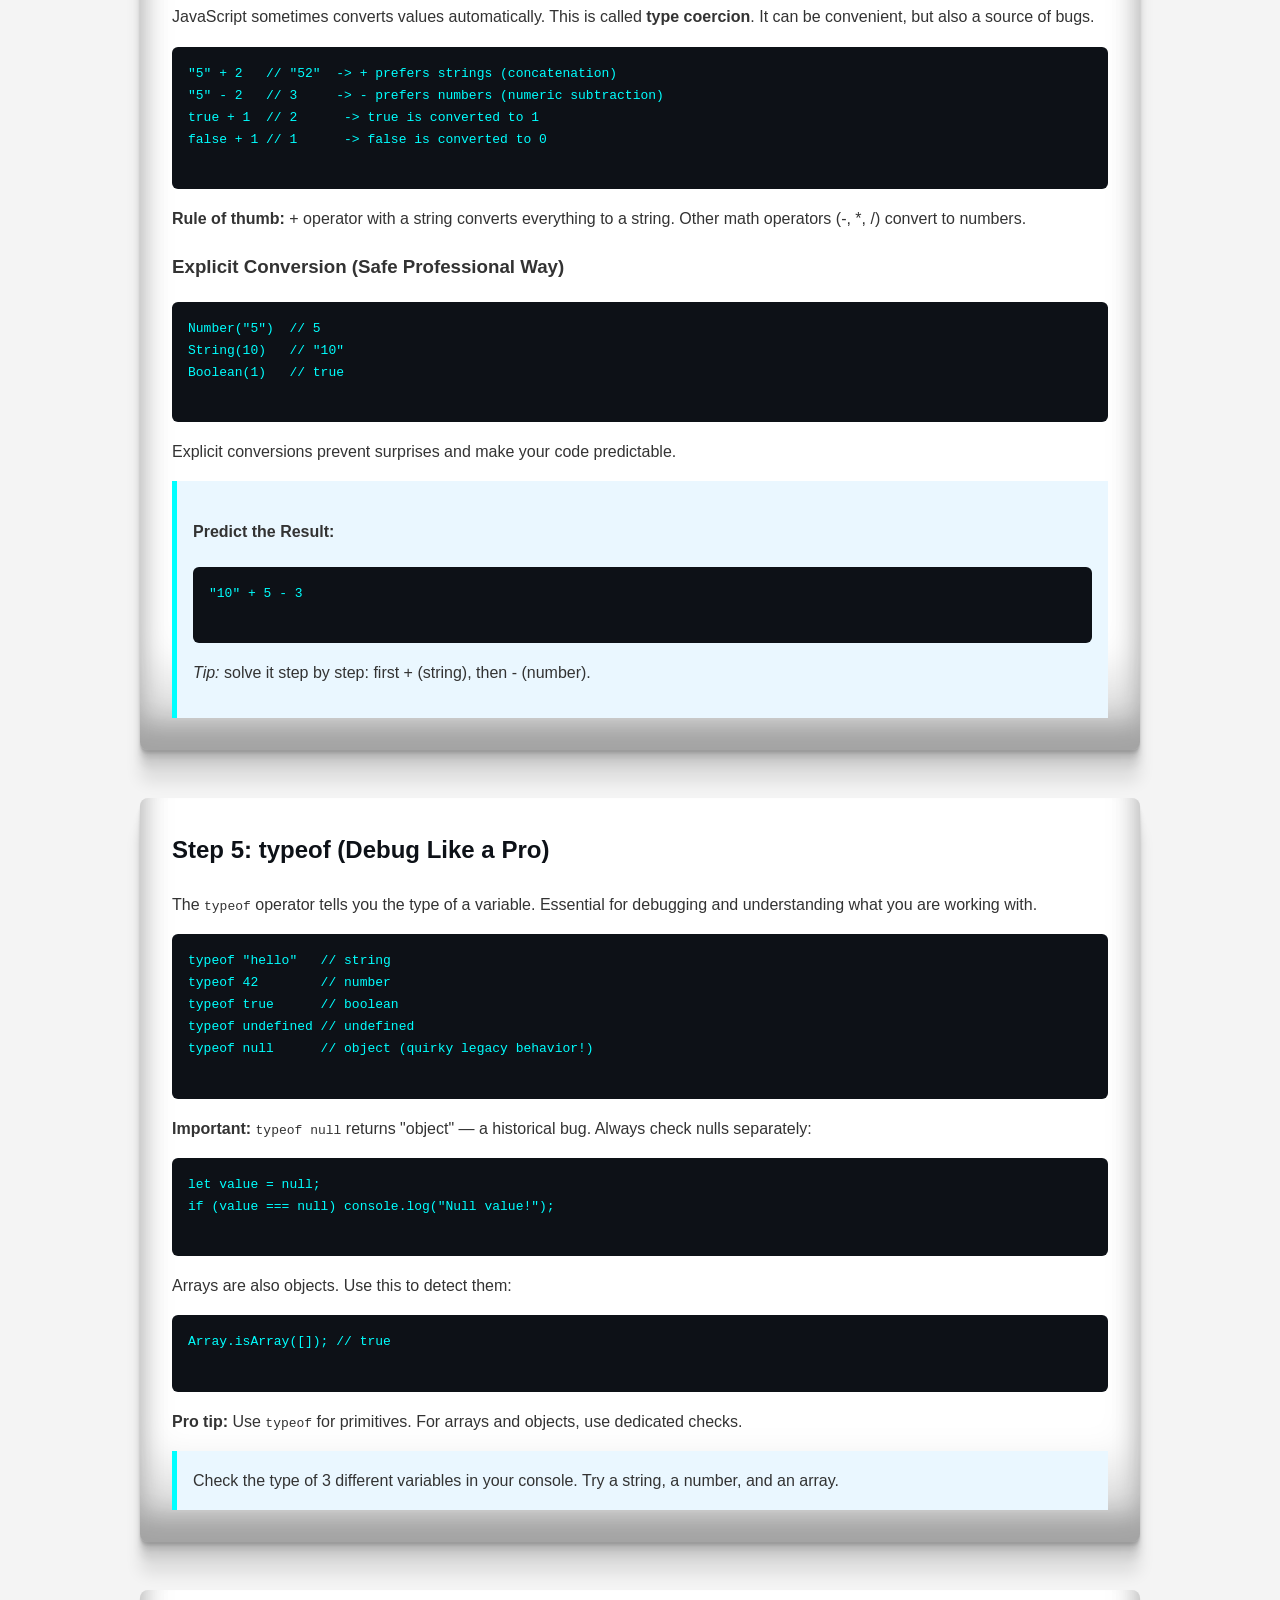
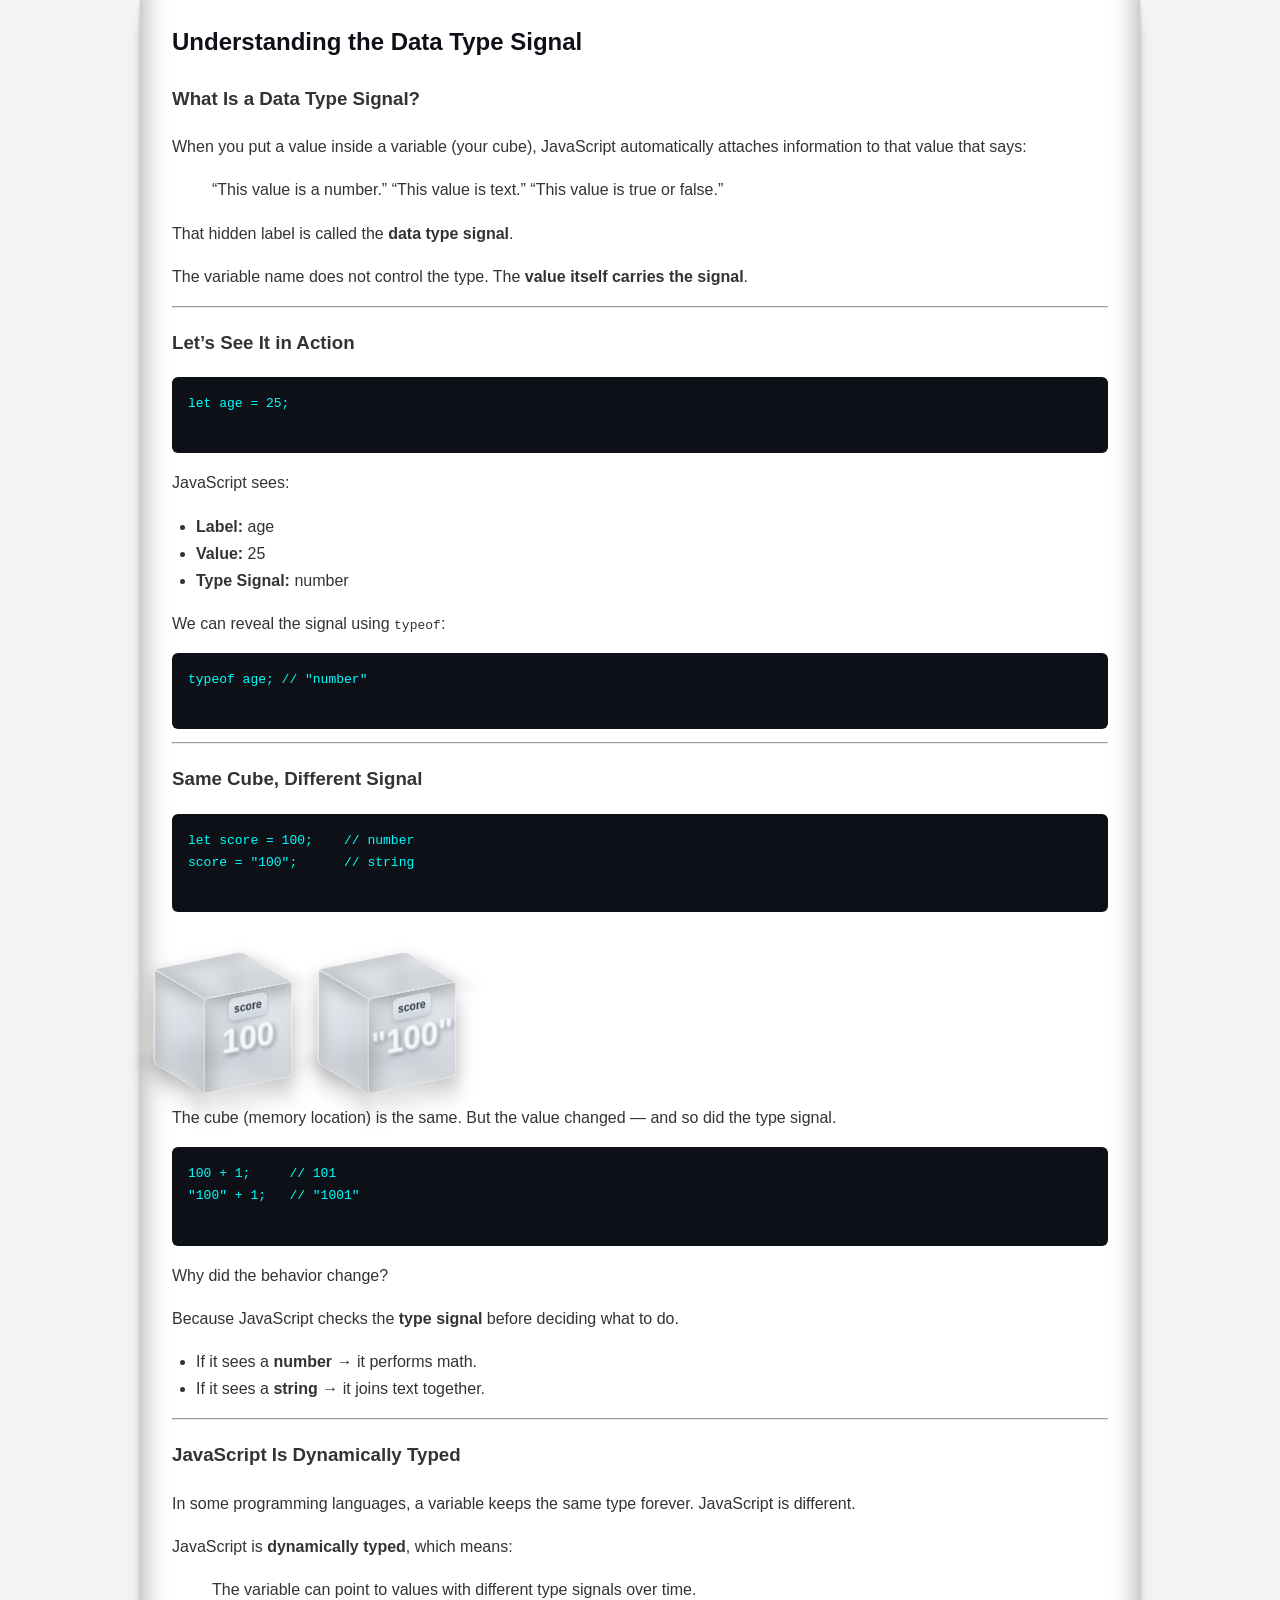
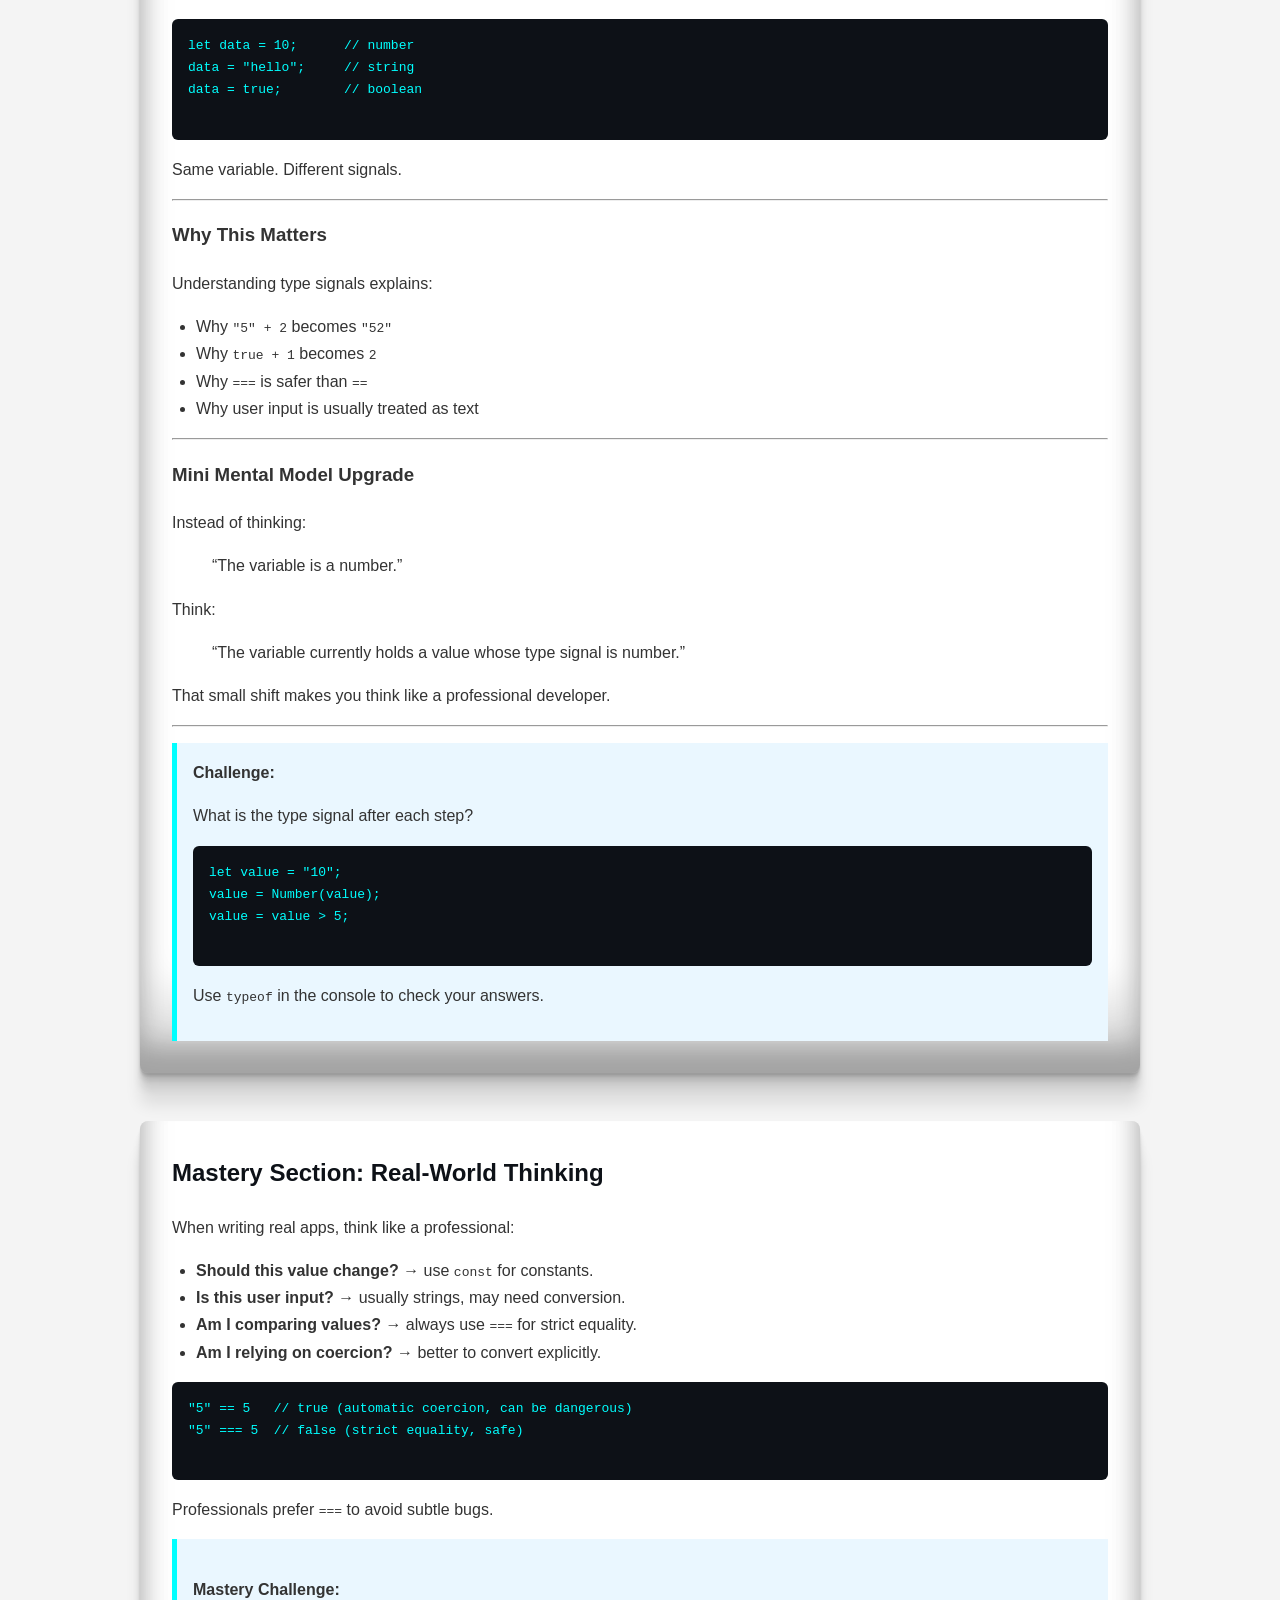
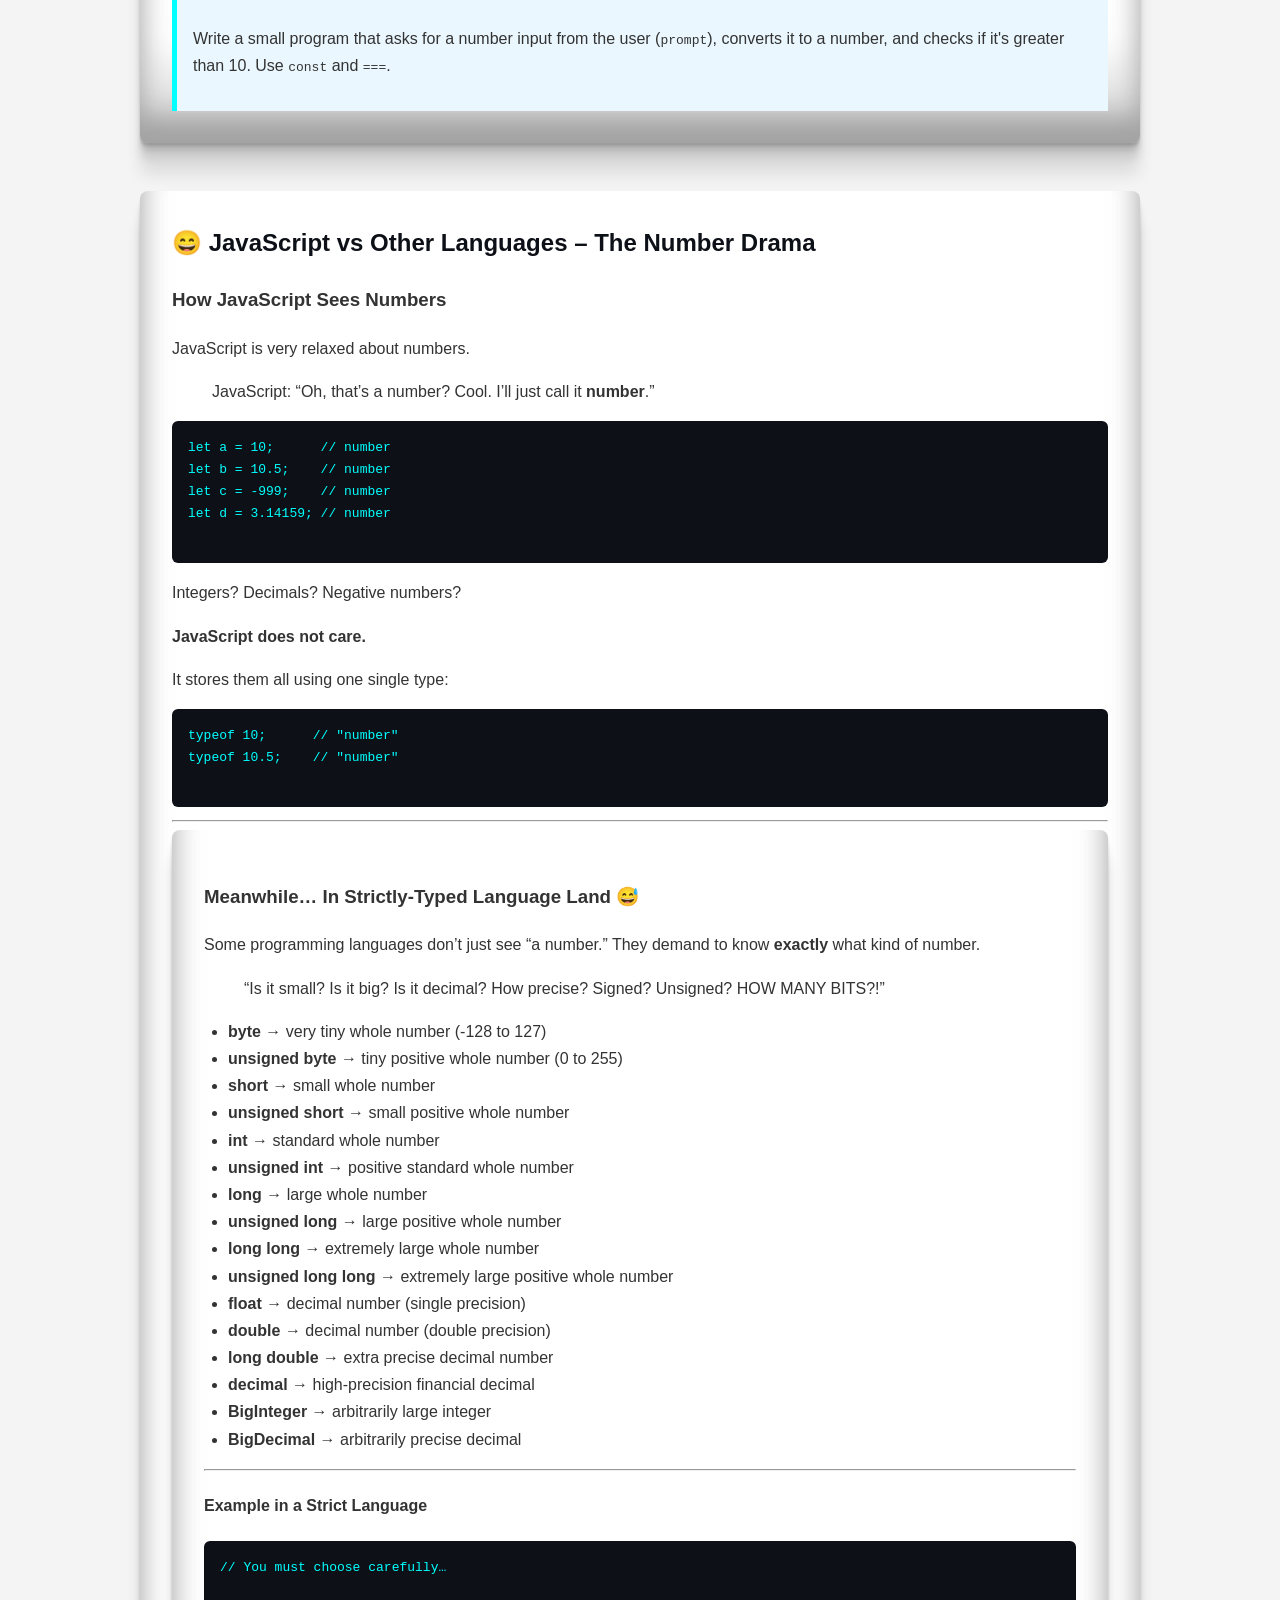
<file: JavaScript_Foundations/VariablesAndDataTypes.html>
<!DOCTYPE html>
<html lang="en">
<head>
<meta charset="UTF-8">
<meta name="viewport" content="width=device-width, initial-scale=1.0">
<title>JavaScript Variables & Data Types - Complete Guide</title>
<link rel="stylesheet" href="style.css">

</head>

<body>

<header>
  <h1 id="typewriter"></h1>
  <p>From Zero Knowledge → Confident JavaScript Developer</p>
</header>

<main>

<section>
<h2>Step 1: What Is a Variable?</h2>

<p>
Think of a variable as a labeled box in memory.
</p>

<p>
The computer creates a space in memory, attaches a name to it, and stores a value inside.
</p>

<pre>
let age = 25;
</pre>

<p>
Here’s what happens:<br/>
1. The engine creates a box labeled <strong>age</strong>.<br/>
2. It stores the number <strong>25</strong> inside it.
</p>

<p>
Later, you can change what’s inside that box.
</p>

<pre>
age = 30;
</pre>

<p>
Now the box contains 30 instead of 25.
</p>

<!-- 3D Metallic Cubes -->
<div style="display: flex; justify-content: start; gap: 4rem; flex-wrap: wrap; margin-top: 20px; padding-bottom: 1rem;">

  <!-- Empty Cube -->
  <div class="scene">
    <div class="cube">
      <div class="face front"></div>
      <div class="face back"></div>
      <div class="face right"></div>
      <div class="face left"></div>
      <div class="face top"></div>
      <div class="face bottom"></div>
    </div>
  </div>

  <!-- Cube with label "age" -->
  <div class="scene">
    <div class="cube">
      <div class="face front">
        <div class="label">age</div>
      </div>
      <div class="face back"></div>
      <div class="face right"></div>
      <div class="face left"></div>
      <div class="face top"></div>
      <div class="face bottom"></div>
    </div>
  </div>

  <!-- Cube with label "age" + 25 -->
  <div class="scene">
    <div class="cube">
      <div class="face front">
        <div class="label">age</div>
        <div class="number">25</div>
      </div>
      <div class="face back"></div>
      <div class="face right"></div>
      <div class="face left"></div>
      <div class="face top"></div>
      <div class="face bottom"></div>
    </div>
  </div>

  <!-- Cube with label "age" + 30 -->
  <div class="scene">
    <div class="cube">
      <div class="face front">
        <div class="label">age</div>
        <div class="number">30</div>
      </div>
      <div class="face back"></div>
      <div class="face right"></div>
      <div class="face left"></div>
      <div class="face top"></div>
      <div class="face bottom"></div>
    </div>
  </div>

</div>


<div class="challenge">
<strong>Mini Challenge:</strong>  
Create a variable called <code>city</code> and store your city name inside it.
</div>
</section>

<section>
  <h2>Step 2: <code>var</code>, <code>let</code>, and <code>const</code> – Variables 101</h2>

  <h3>1️⃣ What Does “Declare a Variable” Mean?</h3>
  <p>
    When we <strong>declare a variable</strong>, we’re telling JavaScript:
  </p>
  <blockquote>
    “Hey JavaScript, please <strong>reserve a labeled box in memory</strong> for me. I might put something inside it now or later.”
  </blockquote>
  <pre><code>let age;</code></pre>
  <ul>
    <li><code>let</code> → keyword that tells JS we’re declaring a variable.</li>
    <li><code>age</code> → the <strong>name of the box</strong>.</li>
    <li>No value yet → the box is empty, its value is <code>undefined</code>.</li>
  </ul>

  <br/>
  <!-- Cube with label "age" -->
  <div class="scene">
    <div class="cube">
      <div class="face front">
        <div class="label">age</div>
      </div>
      <div class="face back"></div>
      <div class="face right"></div>
      <div class="face left"></div>
      <div class="face top"></div>
      <div class="face bottom"></div>
    </div>
  </div>
  <br/>

  <h3>2️⃣ What Does “Assign a Value” Mean?</h3>
  <p><strong>Assignment</strong> = putting something inside an existing box. You can assign as many times as you want (unless it’s a <code>const</code>).</p>
  <pre><code>age = 25;  // assign the value 25 to the variable 'age'</code></pre>
  <ul>
    <li><code>age</code> already exists (declared).</li>
    <li>Now the box <strong>contains 25</strong>.</li>
  </ul>

  <br/>
  <!-- Cube with label "age" + 25 -->
  <div class="scene">
    <div class="cube">
      <div class="face front">
        <div class="label">age</div>
        <div class="number">25</div>
      </div>
      <div class="face back"></div>
      <div class="face right"></div>
      <div class="face left"></div>
      <div class="face top"></div>
      <div class="face bottom"></div>
    </div>
  </div>
  <br/>

  <h3>3️⃣ What Does “Initialize a Variable” Mean?</h3>
  <p><strong>Initialization</strong> = declaring <strong>and</strong> assigning a value at the same time.</p>
  <pre><code>let age = 25;  // declare + assign → initialize</code></pre>
  <ul>
    <li>Declare = create the box</li>
    <li>Assign = put something inside the box</li>
  </ul>

  <section>
<h2>Step 2: What Happens When We Write Code Like This?</h2>

<h3>Understanding What We’re Telling JavaScript</h3>

<p>
Let’s break this down slowly using our cube (memory box) model.
</p>

<h3>Example 1</h3>

<pre>
var age = 40;
</pre>

<p>
When we write this, we are telling JavaScript:
</p>

<blockquote>
“Hey JavaScript, create a storage space in memory labeled <strong>age</strong> and immediately put the value <strong>40</strong> inside it.”
</blockquote>

<p>
Two things happen:
</p>

<ul>
<li>1️⃣ A cube labeled <strong>age</strong> is created in memory.</li>
<li>2️⃣ The number <strong>40</strong> is placed inside that cube.</li>
</ul>

<br/>

<div class="scene">
  <div class="cube">
    <div class="face front">
      <div class="label">age</div>
      <div class="number">40</div>
    </div>
    <div class="face back"></div>
    <div class="face right"></div>
    <div class="face left"></div>
    <div class="face top"></div>
    <div class="face bottom"></div>
  </div>
</div>

<br/>

<h3>Example 2</h3>

<pre>
var age = 40;
age = 50;
</pre>

<p>
Now we are NOT creating a new cube.
</p>

<p>
We are telling JavaScript:
</p>

<blockquote>
“Go find the cube labeled <strong>age</strong>, remove what’s inside, and replace it with <strong>50</strong>.”
</blockquote>

<p>
JavaScript:
</p>

<ul>
<li>1️⃣ Finds the existing cube labeled <strong>age</strong>.</li>
<li>2️⃣ Removes <strong>40</strong>.</li>
<li>3️⃣ Places <strong>50</strong> inside.</li>
</ul>

<br/>

<div class="scene">
  <div class="cube">
    <div class="face front">
      <div class="label">age</div>
      <div class="number">50</div>
    </div>
    <div class="face back"></div>
    <div class="face right"></div>
    <div class="face left"></div>
    <div class="face top"></div>
    <div class="face bottom"></div>
  </div>
</div>

<br/>

<h3>Important: What About This?</h3>

<pre>
var age = 40;
var age = 50;
</pre>

<p>
With <code>var</code>, JavaScript allows redeclaration in the same scope.
</p>

<p>
Even though it looks like we are creating a new cube, JavaScript actually:
</p>

<blockquote>
“Noticed that a cube labeled <strong>age</strong> already exists, so it reuses it and updates the value.”
</blockquote>

<p>
So this behaves almost the same as:
</p>

<pre>
var age = 40;
age = 50;
</pre>

<p>
The cube stays the same — only the value inside changes.
</p>

<hr/>

<h3>Now Compare With <code>let</code></h3>

<pre>
let age = 40;
</pre>

<p>
This tells JavaScript:
</p>

<blockquote>
“Create a cube labeled <strong>age</strong> and put 40 inside it.”
</blockquote>

<p>
But if we try:
</p>

<pre>
let age = 40;
let age = 50;
</pre>

<p>
Now we are saying:
</p>

<blockquote>
“Create another cube labeled <strong>age</strong>.”
</blockquote>

<p>
JavaScript responds:
</p>

<p><strong>❌ Error.</strong> You cannot create another cube with the same label in the same scope.</p>

<p>
However, this is perfectly fine:
</p>

<pre>
let age = 40;
age = 50;
</pre>

<p>
Because we are not creating a new cube — we are simply changing what’s inside the existing one.
</p>

<hr/>

<h3>Now Compare With <code>const</code></h3>

<pre>
const interest_rate = 2.5;
</pre>

<p>
This tells JavaScript:
</p>

<blockquote>
“Create a cube labeled <strong>interest_rate</strong>, put 2.5 inside it, and lock it.”
</blockquote>

<p>
If we later try:
</p>

<pre>
const interest_rate = 2.5;
interest_rate = 3.5;
</pre>

<p>
We are saying:
</p>

<blockquote>
“Open the cube and replace 2.5 with 3.5.”
</blockquote>

<p>
JavaScript says:
</p>

<p><strong>❌ Error.</strong> That cube is locked. You cannot replace what’s inside it.</p>

<hr/>

<h3>Core Mental Model</h3>

<ul>
<li><strong>Declaration</strong> → Create the cube.</li>
<li><strong>Assignment</strong> → Put a value inside the cube.</li>
<li><strong>Reassignment</strong> → Replace what’s inside the cube.</li>
<li><strong>Redeclaration</strong> → Try to create a cube with the same label again.</li>
</ul>

<p>
The cube (memory location) stays the same.
Only the contents change — unless it’s <code>const</code>, which locks the cube.
</p>

</section>
  
  <h3>4️⃣ <code>var</code> – The “Old, Flexible” Declaration</h3>
  
  <ul>
    <li>Quirks of <code>var</code>:
      <ol>
        <li><strong>Function scope, not block scope</strong> → can escape { } blocks.</li>
        <li>Can be <strong>redeclared</strong> in the same scope.</li>
      </ol>
    </li>
  </ul>
  
  <h3>5️⃣ <code>let</code> – The “Modern, Safe” Declaration</h3>
  
  <ul>
    <li>Cannot redeclare the same name in the same scope.</li>
  </ul>
  
  <h3>6️⃣ <code>const</code> – The “Locked Box” Declaration</h3>
  <pre><code>const PI = 3.14;</code></pre>
  <ul>
    <li><code>const</code> tells JS: “Make a box named <code>PI</code> <strong>and don’t let me replace it</strong>.”</li>
    <li>Must be <strong>initialized immediately</strong>.</li>
    <li>If the value is an object or array, <strong>the contents can change</strong>, but the box itself cannot point somewhere else.</li>
  </ul>
  
  <h3>7️⃣ Quick Comparison</h3>
  
<table>
  <thead>
    <tr>
      <th>Keyword</th>
      <th>Scope</th>
      <th>Reassignable</th>
      <th>Redeclarable</th>
      <th>Notes</th>
    </tr>
  </thead>
  <tbody>
    <tr>
      <td data-label="Keyword">var</td>
      <td data-label="Scope">function</td>
      <td data-label="Reassignable">yes</td>
      <td data-label="Redeclarable">yes</td>
      <td data-label="Notes">Avoid in modern JS</td>
    </tr>
    <tr>
      <td data-label="Keyword">let</td>
      <td data-label="Scope">block</td>
      <td data-label="Reassignable">yes</td>
      <td data-label="Redeclarable">no</td>
      <td data-label="Notes">Modern, safe choice</td>
    </tr>
    <tr>
      <td data-label="Keyword">const</td>
      <td data-label="Scope">block</td>
      <td data-label="Reassignable">no</td>
      <td data-label="Redeclarable">no</td>
      <td data-label="Notes">Default for constants</td>
    </tr>
  </tbody>
</table>

  <h3>8️⃣ Mini Challenges – Practice Understanding</h3>
  <ul>
    <li><strong>Declare</strong> a variable named <code>city</code> but don’t assign a value yet.</li>
    <li><strong>Assign</strong> your city to it later.</li>
    <li><strong>Initialize</strong> a variable <code>score</code> with <code>0</code>.</li>
    <li>Try reassigning a <code>const</code> variable and see what happens.</li>
  </ul>

  <h3>9️⃣ Real-Life Rule of Thumb</h3>
  <blockquote>
    <strong>Whenever you declare a variable, ask yourself:</strong>
    <ul>
      <li>Will this value <strong>ever change</strong>? → Use <code>let</code>.</li>
      <li>Should this value <strong>never change</strong>? → Use <code>const</code>.</li>
      <li>Only use <code>var</code> if you are debugging old JavaScript.</li>
    </ul>
  </blockquote>

  <div class="challenge fortification">
    <strong>Concept Fortification:</strong>  
    <code>var, let</code> and <code>const</code> revisited in functions module.
  </div>
</section>


<section>
  <h2>Step 3: Primitive Data Types</h2>

  <p>
    In JavaScript, <b>everything has a type</b>. A type tells the computer what kind of data you are working with.
    For example:
  </p>
  <ul>
    <li>"Hello" is text.</li>
    <li>42 is a number.</li>
    <li>true or false is a yes/no value.</li>
  </ul>

  <p>
    Some types are called <strong>primitive types</strong>. This is just a fancy way of saying
    these are the <b>simplest building blocks</b> of data in JavaScript. They are very basic, cannot be broken down,
    and are easy for the computer to work with.
  </p>

  <p>
    Important characteristics of primitives:
  </p>
  <ul>
    <li><strong>Immutable:</strong> Once you create a value, you cannot change it. If you “change” it, JavaScript makes a new value.</li>
    <li><strong>Copied by value:</strong> When you assign a primitive to another variable, the computer makes a separate copy.</li>
  </ul>

  <p>
    Let’s go through each primitive type with simple examples:
  </p>

  
  <h2>Primitive Data Types</h2>

  <p>
    Primitive types are the building blocks of JavaScript. They are <strong>immutable</strong>,
    meaning once you create a primitive value, it cannot be changed. Operations on primitives
    produce new values instead of altering the original.
  </p>

  <p>
    Important rule: primitives are <strong>copied by value</strong>. If you assign a primitive
    to another variable, it creates a separate copy, unlike objects which are copied by reference.
  </p>

  <h3>1. String (Text)</h3>
  <pre>
let name = "Alice"; // any text inside quotes
  </pre>
  <p>
    Strings can use double quotes <code>" "</code>, single quotes <code>' '</code>, or backticks
    <code>` `</code> for templates:
  </p>
  <pre>
let name = "Alice";
let greeting = `Hello, ${name}!`; // template literal
  </pre>

  <h3>2. Number</h3>
  <pre>
let price = 19.99; // can be integer or decimal
  </pre>
  <p>
    JavaScript has only one number type for both integers and floats. Be careful with floating-point math:
  </p>
  <pre>
0.1 + 0.2  // 0.30000000000000004 (weird floating-point behavior!)
  </pre>

  <h3>3. Boolean (true/false)</h3>
  <pre>
let isLoggedIn = true;
  </pre>
  <p>
    Booleans are used for conditions, flags, and yes/no decisions. They are often the result of comparisons:
  </p>
  <pre>
let age = 45;
let isAdult = age >= 18;
console.log(isAdult) // true if age is 18 or more
  </pre>

  <h3>4. Undefined</h3>
  <pre>
let x; // variable declared but not assigned
  </pre>
  <p>
    Undefined means the variable exists but has no value yet. Avoid comparing with <code>undefined</code>
    unless necessary; <code>typeof</code> is safer.
  </p>

  <h3>5. Null</h3>
  <pre>
let selectedUser = null; // intentionally empty
  </pre>
  <p>
    Null represents “nothing” on purpose. Use it to reset variables or indicate no value:
  </p>
  <pre>
selectedUser = null; // user logged out
  </pre>
  <p>
    <strong>Tip:</strong> <code>undefined</code> = not yet assigned, <code>null</code> = intentionally empty.
  </p>

  <h3>6. BigInt (Huge Numbers)</h3>
  <pre>
let big = 9007199254740991n; // n at the end
  </pre>
  <p>
    Use BigInt for numbers larger than <code>Number.MAX_SAFE_INTEGER</code>. Normal numbers lose
    precision beyond ~16 digits.
  </p>

  <h3>7. Symbol (Unique Identifier)</h3>
  <pre>
let id = Symbol("id");
  </pre>
  <p>
    Symbols are always unique, even with the same description. Useful for object keys that must not collide.
  </p>

  <div class="challenge">
    <h4>Beginner Challenge:</h4>
    <p>Create one variable for each primitive type. Print them in the console with <code>console.log()</code>.</p>
  </div>
</section>

<section>
  <h2>Step 4: Type Coercion (Why JS Can Surprise You)</h2>

  <p>
    JavaScript sometimes converts values automatically. This is called <strong>type coercion</strong>.
    It can be convenient, but also a source of bugs.
  </p>

  <pre>
"5" + 2   // "52"  -> + prefers strings (concatenation)
"5" - 2   // 3     -> - prefers numbers (numeric subtraction)
true + 1  // 2      -> true is converted to 1
false + 1 // 1      -> false is converted to 0
  </pre>

  <p>
    <strong>Rule of thumb:</strong> + operator with a string converts everything to a string.
    Other math operators (-, *, /) convert to numbers.
  </p>

  <h3>Explicit Conversion (Safe Professional Way)</h3>
  <pre>
Number("5")  // 5
String(10)   // "10"
Boolean(1)   // true
  </pre>
  <p>
    Explicit conversions prevent surprises and make your code predictable.
  </p>

  <div class="challenge">
    <h4>Predict the Result:</h4>
    <pre>
"10" + 5 - 3
    </pre>
    <p><em>Tip:</em> solve it step by step: first + (string), then - (number).</p>
  </div>
</section>

<section>
  <h2>Step 5: typeof (Debug Like a Pro)</h2>

  <p>
    The <code>typeof</code> operator tells you the type of a variable. Essential for debugging and understanding what you are working with.
  </p>

  <pre>
typeof "hello"   // string
typeof 42        // number
typeof true      // boolean
typeof undefined // undefined
typeof null      // object (quirky legacy behavior!)
  </pre>

  <p>
    <strong>Important:</strong> <code>typeof null</code> returns "object" — a historical bug.
    Always check nulls separately:
  </p>
  <pre>
let value = null;
if (value === null) console.log("Null value!");
  </pre>

  <p>Arrays are also objects. Use this to detect them:</p>
  <pre>
Array.isArray([]); // true
  </pre>

  <p>
    <strong>Pro tip:</strong> Use <code>typeof</code> for primitives. For arrays and objects, use dedicated checks.
  </p>

  <div class="challenge">
    Check the type of 3 different variables in your console. Try a string, a number, and an array.
  </div>
</section>

<section>
  <h2>Understanding the Data Type Signal</h2>

  <h3>What Is a Data Type Signal?</h3>

  <p>
    When you put a value inside a variable (your cube), JavaScript automatically
    attaches information to that value that says:
  </p>

  <blockquote>
    “This value is a number.”  
    “This value is text.”  
    “This value is true or false.”
  </blockquote>

  <p>
    That hidden label is called the <strong>data type signal</strong>.
  </p>

  <p>
    The variable name does not control the type.  
    The <strong>value itself carries the signal</strong>.
  </p>

  <hr/>

  <h3>Let’s See It in Action</h3>

  <pre>
let age = 25;
  </pre>

  <p>
    JavaScript sees:
  </p>

  <ul>
    <li><strong>Label:</strong> age</li>
    <li><strong>Value:</strong> 25</li>
    <li><strong>Type Signal:</strong> number</li>
  </ul>

  <p>
    We can reveal the signal using <code>typeof</code>:
  </p>

  <pre>
typeof age; // "number"
  </pre>

  <hr/>

  <h3>Same Cube, Different Signal</h3>

  <pre>
let score = 100;    // number
score = "100";      // string
  </pre>

  <br/>
  <!-- 3D Metallic Cubes -->
<div style="display: flex; justify-content: start; gap: 4rem; flex-wrap: wrap; margin-top: 20px; padding-bottom: 1rem;">

  <!-- Cube with label "score" + 100 -->
  <div class="scene">
    <div class="cube">
      <div class="face front">
        <div class="label">score</div>
        <div class="number">100</div>
      </div>
      <div class="face back"></div>
      <div class="face right"></div>
      <div class="face left"></div>
      <div class="face top"></div>
      <div class="face bottom"></div>
    </div>
  </div>

  <!-- Cube with label "score" + "100" -->
  <div class="scene">
    <div class="cube">
      <div class="face front">
        <div class="label">score</div>
        <div class="number">"100"</div>
      </div>
      <div class="face back"></div>
      <div class="face right"></div>
      <div class="face left"></div>
      <div class="face top"></div>
      <div class="face bottom"></div>
    </div>
  </div>

</div>

  <p>
    The cube (memory location) is the same.
    But the value changed — and so did the type signal.
  </p>

  <pre>
100 + 1;     // 101
"100" + 1;   // "1001"
  </pre>

  <p>
    Why did the behavior change?
  </p>

  <p>
    Because JavaScript checks the <strong>type signal</strong> before deciding what to do.
  </p>

  <ul>
    <li>If it sees a <strong>number</strong> → it performs math.</li>
    <li>If it sees a <strong>string</strong> → it joins text together.</li>
  </ul>

  <hr/>

  <h3>JavaScript Is Dynamically Typed</h3>

  <p>
    In some programming languages, a variable keeps the same type forever.
    JavaScript is different.
  </p>

  <p>
    JavaScript is <strong>dynamically typed</strong>, which means:
  </p>

  <blockquote>
    The variable can point to values with different type signals over time.
  </blockquote>

  <pre>
let data = 10;      // number
data = "hello";     // string
data = true;        // boolean
  </pre>

  <p>
    Same variable.
    Different signals.
  </p>

  <hr/>

  <h3>Why This Matters</h3>

  <p>
    Understanding type signals explains:
  </p>

  <ul>
    <li>Why <code>"5" + 2</code> becomes <code>"52"</code></li>
    <li>Why <code>true + 1</code> becomes <code>2</code></li>
    <li>Why <code>===</code> is safer than <code>==</code></li>
    <li>Why user input is usually treated as text</li>
  </ul>

  <hr/>

  <h3>Mini Mental Model Upgrade</h3>

  <p>
    Instead of thinking:
  </p>

  <blockquote>
    “The variable is a number.”
  </blockquote>

  <p>
    Think:
  </p>

  <blockquote>
    “The variable currently holds a value whose type signal is number.”
  </blockquote>

  <p>
    That small shift makes you think like a professional developer.
  </p>

  <hr/>

  <div class="challenge">
    <strong>Challenge:</strong>
    <p>What is the type signal after each step?</p>

    <pre>
let value = "10";
value = Number(value);
value = value > 5;
    </pre>

    <p>Use <code>typeof</code> in the console to check your answers.</p>
  </div>

</section>

<section>
  <h2>Mastery Section: Real-World Thinking</h2>

  <p>
    When writing real apps, think like a professional:
  </p>

  <ul>
    <li><strong>Should this value change?</strong> → use <code>const</code> for constants.</li>
    <li><strong>Is this user input?</strong> → usually strings, may need conversion.</li>
    <li><strong>Am I comparing values?</strong> → always use <code>===</code> for strict equality.</li>
    <li><strong>Am I relying on coercion?</strong> → better to convert explicitly.</li>
  </ul>

  <pre>
"5" == 5   // true (automatic coercion, can be dangerous)
"5" === 5  // false (strict equality, safe)
  </pre>

  <p>Professionals prefer <code>===</code> to avoid subtle bugs.</p>

  <div class="challenge">
    <h4>Mastery Challenge:</h4>
    <p>
      Write a small program that asks for a number input from the user (<code>prompt</code>),
      converts it to a number, and checks if it's greater than 10. Use <code>const</code> and <code>===</code>.
    </p>
  </div>
</section>
</section>

<section>
  <h2>😄 JavaScript vs Other Languages – The Number Drama</h2>

  <h3>How JavaScript Sees Numbers</h3>

  <p>
    JavaScript is very relaxed about numbers.
  </p>

  <blockquote>
    JavaScript: “Oh, that’s a number? Cool. I’ll just call it <strong>number</strong>.”
  </blockquote>

  <pre>
let a = 10;      // number
let b = 10.5;    // number
let c = -999;    // number
let d = 3.14159; // number
  </pre>

  <p>
    Integers? Decimals? Negative numbers?
  </p>

  <p><strong>JavaScript does not care.</strong></p>

  <p>
    It stores them all using one single type:
  </p>

  <pre>
typeof 10;      // "number"
typeof 10.5;    // "number"
  </pre>

  <hr/>

  <section>
  <h3>Meanwhile… In Strictly-Typed Language Land 😅</h3>

  <p>
    Some programming languages don’t just see “a number.”
    They demand to know <strong>exactly</strong> what kind of number.
  </p>

  <blockquote>
    “Is it small? Is it big? Is it decimal? How precise? Signed? Unsigned? HOW MANY BITS?!”
  </blockquote>

  <ul>
    <li><strong>byte</strong> → very tiny whole number (-128 to 127)</li>
    <li><strong>unsigned byte</strong> → tiny positive whole number (0 to 255)</li>
    <li><strong>short</strong> → small whole number</li>
    <li><strong>unsigned short</strong> → small positive whole number</li>
    <li><strong>int</strong> → standard whole number</li>
    <li><strong>unsigned int</strong> → positive standard whole number</li>
    <li><strong>long</strong> → large whole number</li>
    <li><strong>unsigned long</strong> → large positive whole number</li>
    <li><strong>long long</strong> → extremely large whole number</li>
    <li><strong>unsigned long long</strong> → extremely large positive whole number</li>
    <li><strong>float</strong> → decimal number (single precision)</li>
    <li><strong>double</strong> → decimal number (double precision)</li>
    <li><strong>long double</strong> → extra precise decimal number</li>
    <li><strong>decimal</strong> → high-precision financial decimal</li>
    <li><strong>BigInteger</strong> → arbitrarily large integer</li>
    <li><strong>BigDecimal</strong> → arbitrarily precise decimal</li>
  </ul>

  <hr/>

  <h4>Example in a Strict Language</h4>

  <pre>
// You must choose carefully…

byte small = 100;
int age = 25;
long population = 8000000000L;
float price = 19.99f;
double pi = 3.14159265359;
  </pre>

  <p>
    Choose the wrong one?
  </p>

  <ul>
    <li>Overflow errors</li>
    <li>Lost precision</li>
    <li>Compiler yelling at you</li>
  </ul>

  <hr/>

</section>

<iframe 
  width="560" 
  height="315" 
  src="https://www.youtube.com/embed/zbHPHW77C-4"
  title="YouTube video player" 
  frameborder="0" 
  allow="accelerometer; autoplay; clipboard-write; encrypted-media; gyroscope; picture-in-picture"
  allowfullscreen>
</iframe>

  <hr/>

  <h3>Comparison</h3>

  <table>
    <thead>
      <tr>
        <th>Situation</th>
        <th>JavaScript</th>
        <th>Other Languages</th>
      </tr>
    </thead>
    <tbody>
      <tr>
        <td>You write 10</td>
        <td>“Nice. That's a number.”</td>
        <td>“Is that short, int, or long?”</td>
      </tr>
      <tr>
        <td>You write 10.5</td>
        <td>“Still a number.”</td>
        <td>“Float or double? Decide now.”</td>
      </tr>
      <tr>
        <td>You write 9999999999</td>
        <td>“Number.”</td>
        <td>“That won’t fit in int!”</td>
      </tr>
    </tbody>
  </table>

  <hr/>

  <h3>But There’s a Catch ⚠️</h3>

  <p>
    JavaScript stores all normal numbers using a special format called
    <strong>64-bit floating point</strong>.
  </p>

  <p>
    That’s why this happens:
  </p>

  <pre>
0.1 + 0.2; // 0.30000000000000004
  </pre>

  <p>
    It’s not a bug — it’s how floating-point math works internally.
  </p>

  <p>
    If you need extremely large integers, JavaScript gives you:
  </p>

  <pre>
let big = 9007199254740991n; // BigInt
  </pre>

  <hr/>

  <h3>Professional Takeaway</h3>

  <ul>
    <li>JavaScript keeps numbers simple for beginners.</li>
    <li>Other languages give you more control.</li>
    <li>Simplicity makes JS easier to start with.</li>
    <li>Understanding precision makes you a better developer.</li>
  </ul>

  <blockquote>
    JavaScript: “Relax. It’s just a number.”  
    Other languages: “Specify the exact numeric identity immediately.”
  </blockquote>

</section>

<div class="nav-btns">
  <a href="WhatIsJavaScript.html" class="prev-article">
    ← What is JavaScript?
  </a>

  <a href="ComparisonandAssignmentOperators.html" class="next-article">
    Comparison and Assignment Operators →
  </a>
</div>


</main>

<script src="script.js"></script>
<script>
const typewriter = document.getElementById("typewriter");
const text = "Master JavaScript: Variables & Data Types";

let index = 0;
let forward = true;

function typeLoop() {

  if (forward) {
    index++;
    if (index >= text.length) {
      forward = false;
      setTimeout(typeLoop, 1500);
      return;
    }
  } else {
    index--;
    if (index <= 0) {
      forward = true;
    }
  }

  typewriter.textContent = text.substring(0, index + 1);
  setTimeout(typeLoop, forward ? 100 : 50);
}

typeLoop();
</script>

</body>
</html>
</file>
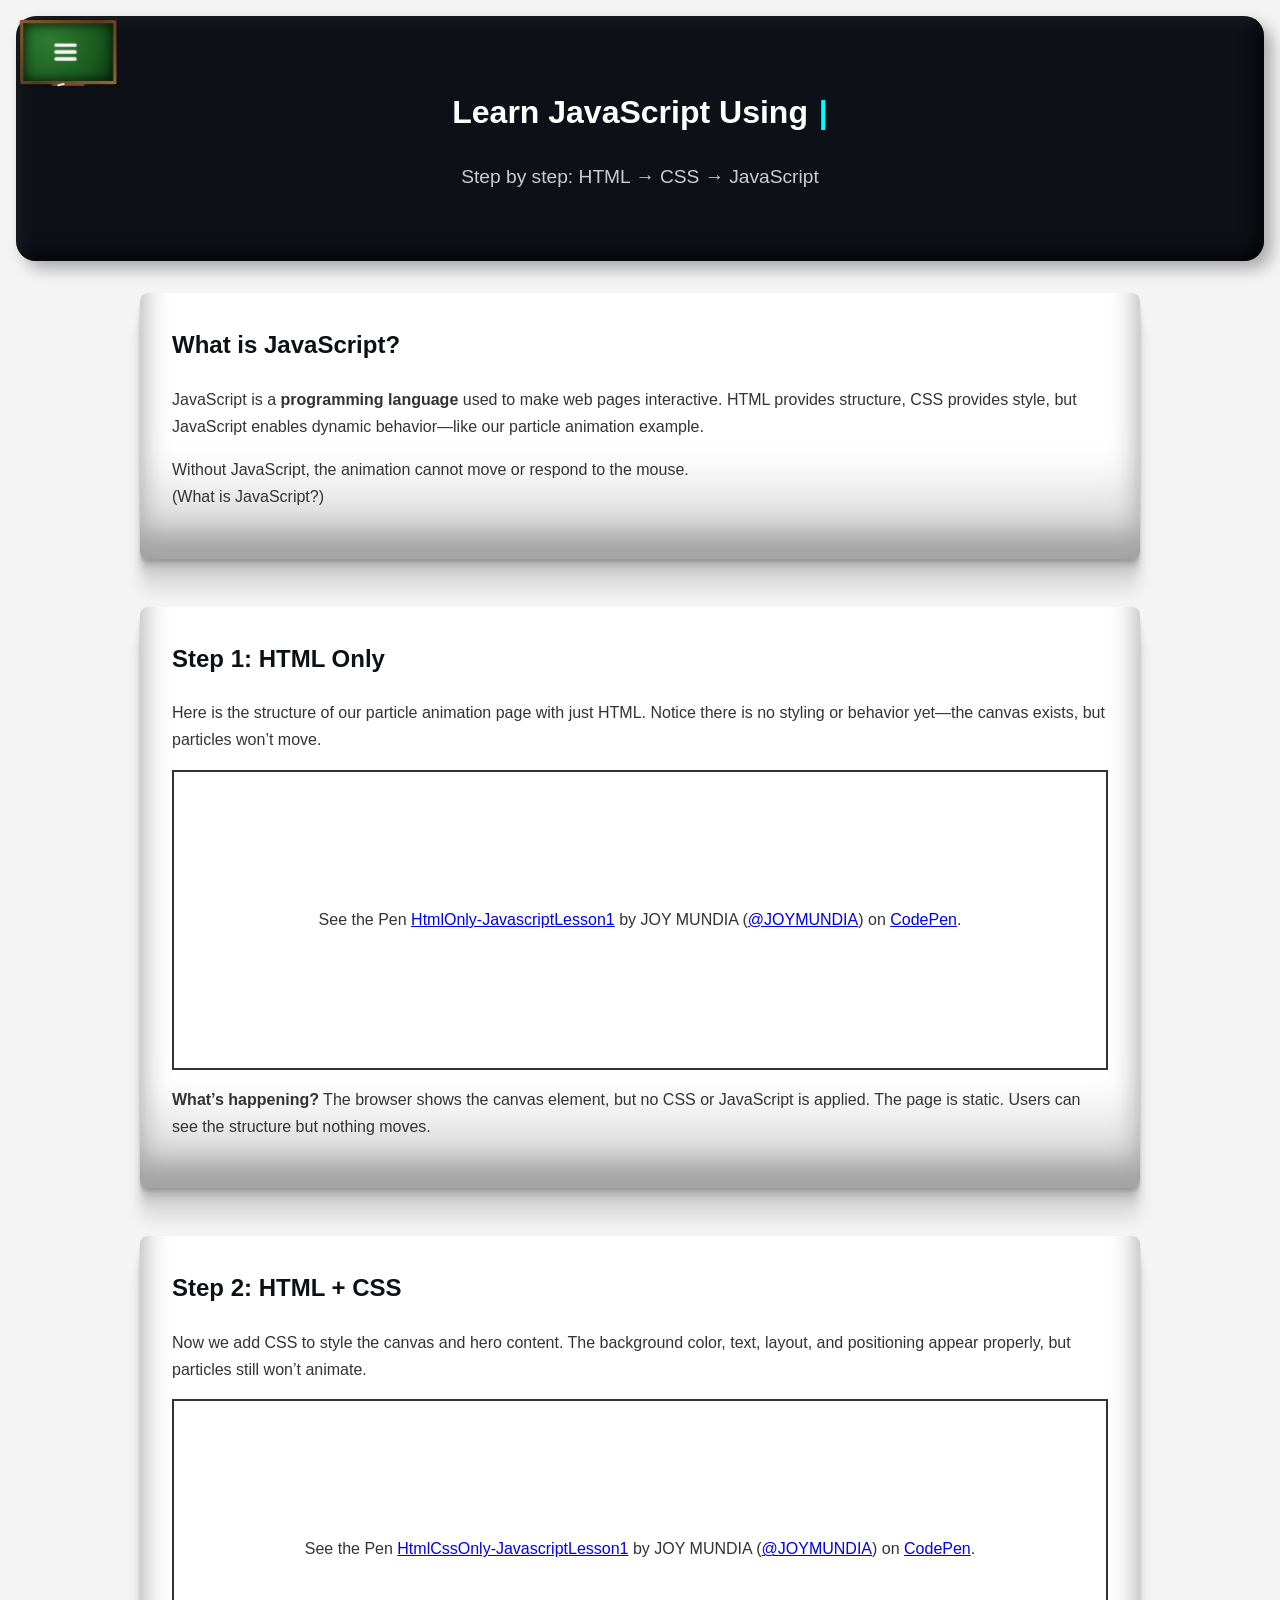
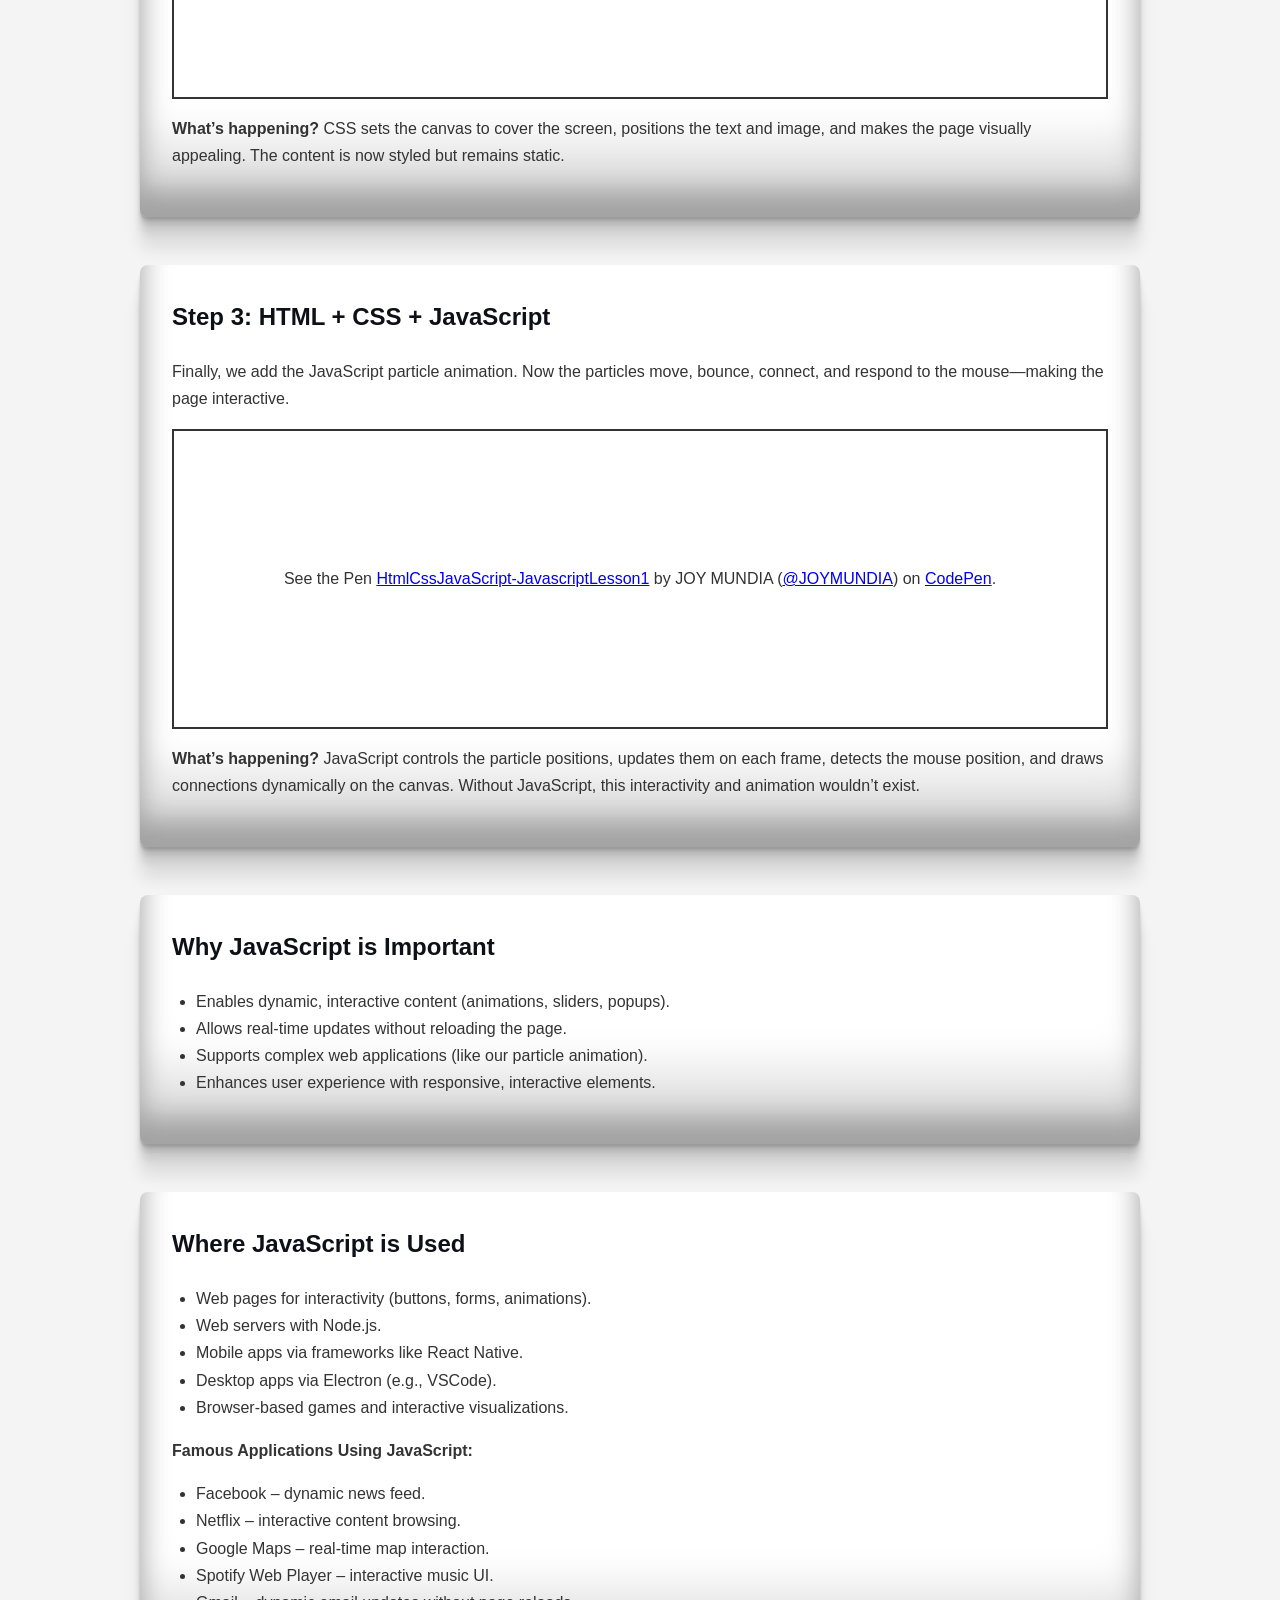
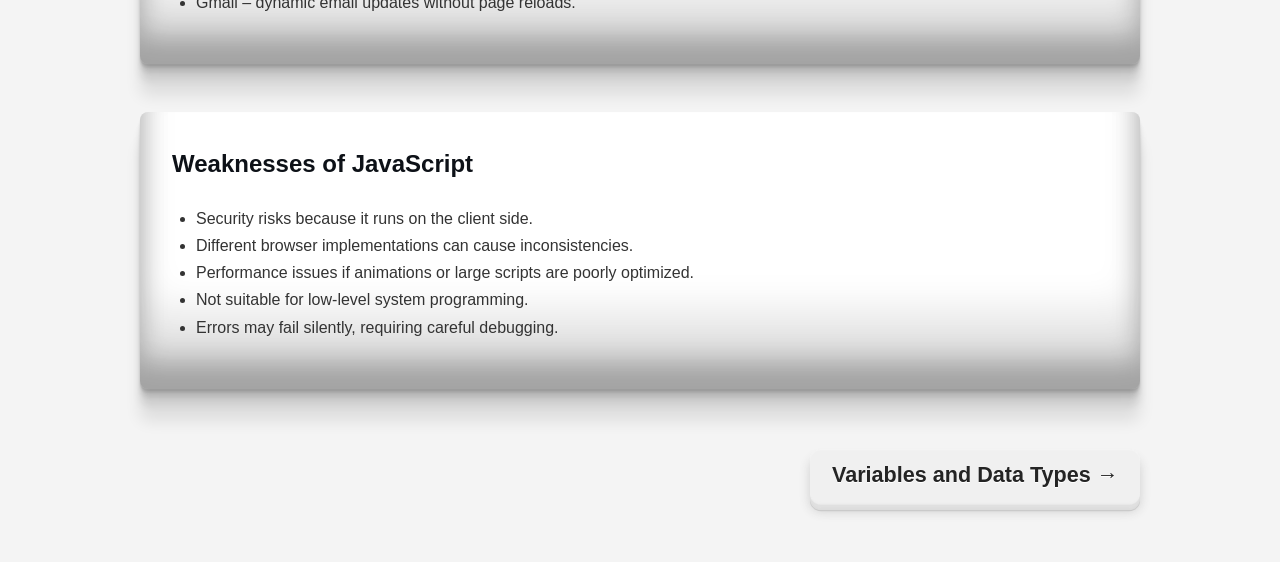
<file: JavaScript_Foundations/WhatIsJavaScript.html>
<!DOCTYPE html>
<html lang="en">
<head>
<meta charset="UTF-8">
<meta name="viewport" content="width=device-width, initial-scale=1.0">
<title>JavaScript Particle Animation Tutorial</title>
<link rel="stylesheet" href="style.css">
<style>

  .nav-btns {
  display: flex;
  justify-content: flex-end;
  align-items: center;
  margin: 60px 0;
}

</style>
</head>
<body>

<!-- CHALKBOARD HAMBURGER WITH DRAWING -->
<div class="menu-wrapper" id="menuButton">
  <div class="board-frame">
    <div class="board">
      <div class="hamburger">
        <div class="line line1"></div>
        <div class="line line2"></div>
        <div class="line line3"></div>
        <!-- Actual chalk X -->
        <div class="x-line x-line1"></div>
        <div class="x-line x-line2"></div>
      </div>
    </div>
    <div class="tray">
      <div class="chalk" id="chalk"></div>
    </div>
  </div>
</div>

<!-- SIDE MENU -->
<div id="sideMenu" class="side-menu">
  <a href="WhatIsJavaScript.html" class="active">What is JavaScript?</a>
  <a href="VariablesAndDataTypes.html">Variables and Data Types</a>
  <a href="ComparisonandAssignmentOperators.html">Comparison & Assignment Operators</a>
  <a href="controlFlow.html">Control Flow (if / switch / loops)</a>
  <a href="functions.html">Functions</a>
  <a href="scope.html">Scope</a>
  <a href="strings.html">Strings</a>
  <a href="math.html">Math in JavaScript</a>
  <a href="syntax.html">JavaScript Syntax & Structure</a>
  <a href="jsFoundations.html">Full JavaScript Foundations Overview</a>
  <hr>
  <a href="https://joymundia.github.io/Main-Javascript-link/">Home</a>
  <a href="https://joymundia.github.io/Javascript-Curriculum/">📘 Curriculum</a>
  <a href="https://joymundia.github.io/Software-Development-for-Business/">📖 Software Development Guide</a>
</div>

<header>
  <h1 id="typewriter"></h1>
  <p>Step by step: HTML → CSS → JavaScript</p>
</header>

<main>
  <!-- Section 1: What is JavaScript -->
  <section>
    <h2>What is JavaScript?</h2>
    <p>JavaScript is a <strong>programming language</strong> used to make web pages interactive. HTML provides structure, CSS provides style, but JavaScript enables dynamic behavior—like our particle animation example.</p>
    <p>
      Without JavaScript, the animation cannot move or respond to the mouse.<br/>
      (What is JavaScript?)
    </p>
  </section>

  <!-- Section 2: Step 1 - HTML Only -->
  <section>
    <h2>Step 1: HTML Only</h2>
    <p>Here is the structure of our particle animation page with just HTML. Notice there is no styling or behavior yet—the canvas exists, but particles won’t move.</p>

    <p class="codepen" data-height="300" data-default-tab="result" data-slug-hash="XJKLBvp" data-pen-title="HtmlOnly-JavascriptLesson1" data-user="JOYMUNDIA" style="height: 300px; box-sizing: border-box; display: flex; align-items: center; justify-content: center; border: 2px solid; margin: 1em 0; padding: 1em;">
      <span>See the Pen <a href="https://codepen.io/JOYMUNDIA/pen/XJKLBvp">
  HtmlOnly-JavascriptLesson1</a> by JOY MUNDIA (<a href="https://codepen.io/JOYMUNDIA">@JOYMUNDIA</a>)
  on <a href="https://codepen.io">CodePen</a>.</span>
      </p>
      <script async src="https://public.codepenassets.com/embed/index.js"></script>

    <p><strong>What’s happening?</strong> The browser shows the canvas element, but no CSS or JavaScript is applied. The page is static. Users can see the structure but nothing moves.</p>
  </section>

  <!-- Section 3: Step 2 - HTML + CSS -->
  <section>
    <h2>Step 2: HTML + CSS</h2>
    <p>Now we add CSS to style the canvas and hero content. The background color, text, layout, and positioning appear properly, but particles still won’t animate.</p>

    <p class="codepen" data-height="300" data-default-tab="result" data-slug-hash="yyJdxaJ" data-pen-title="HtmlCssOnly-JavascriptLesson1" data-user="JOYMUNDIA" style="height: 300px; box-sizing: border-box; display: flex; align-items: center; justify-content: center; border: 2px solid; margin: 1em 0; padding: 1em;">
      <span>See the Pen <a href="https://codepen.io/JOYMUNDIA/pen/yyJdxaJ">
  HtmlCssOnly-JavascriptLesson1</a> by JOY MUNDIA (<a href="https://codepen.io/JOYMUNDIA">@JOYMUNDIA</a>)
  on <a href="https://codepen.io">CodePen</a>.</span>
      </p>
      <script async src="https://public.codepenassets.com/embed/index.js"></script>

    <p><strong>What’s happening?</strong> CSS sets the canvas to cover the screen, positions the text and image, and makes the page visually appealing. The content is now styled but remains static.</p>
  </section>

  <!-- Section 4: Step 3 - HTML + CSS + JavaScript -->
  <section>
    <h2>Step 3: HTML + CSS + JavaScript</h2>
    <p>Finally, we add the JavaScript particle animation. Now the particles move, bounce, connect, and respond to the mouse—making the page interactive.</p>

    <p class="codepen" data-height="300" data-default-tab="result" data-slug-hash="ByzgOdB" data-pen-title="HtmlCssJavaScript-JavascriptLesson1" data-user="JOYMUNDIA" style="height: 300px; box-sizing: border-box; display: flex; align-items: center; justify-content: center; border: 2px solid; margin: 1em 0; padding: 1em;">
      <span>See the Pen <a href="https://codepen.io/JOYMUNDIA/pen/ByzgOdB">
  HtmlCssJavaScript-JavascriptLesson1</a> by JOY MUNDIA (<a href="https://codepen.io/JOYMUNDIA">@JOYMUNDIA</a>)
  on <a href="https://codepen.io">CodePen</a>.</span>
      </p>
      <script async src="https://public.codepenassets.com/embed/index.js"></script>

    <p><strong>What’s happening?</strong> JavaScript controls the particle positions, updates them on each frame, detects the mouse position, and draws connections dynamically on the canvas. Without JavaScript, this interactivity and animation wouldn’t exist.</p>
  </section>

  <!-- Section 5: Why JavaScript is Important -->
  <section>
    <h2>Why JavaScript is Important</h2>
    <ul>
      <li>Enables dynamic, interactive content (animations, sliders, popups).</li>
      <li>Allows real-time updates without reloading the page.</li>
      <li>Supports complex web applications (like our particle animation).</li>
      <li>Enhances user experience with responsive, interactive elements.</li>
    </ul>
  </section>

  <!-- Section 6: Where JavaScript is Used -->
  <section>
    <h2>Where JavaScript is Used</h2>
    <ul>
      <li>Web pages for interactivity (buttons, forms, animations).</li>
      <li>Web servers with Node.js.</li>
      <li>Mobile apps via frameworks like React Native.</li>
      <li>Desktop apps via Electron (e.g., VSCode).</li>
      <li>Browser-based games and interactive visualizations.</li>
    </ul>

    <p><strong>Famous Applications Using JavaScript:</strong></p>
    <ul>
      <li>Facebook – dynamic news feed.</li>
      <li>Netflix – interactive content browsing.</li>
      <li>Google Maps – real-time map interaction.</li>
      <li>Spotify Web Player – interactive music UI.</li>
      <li>Gmail – dynamic email updates without page reloads.</li>
    </ul>
  </section>

  <!-- Section 7: Weaknesses of JavaScript -->
  <section>
    <h2>Weaknesses of JavaScript</h2>
    <ul>
      <li>Security risks because it runs on the client side.</li>
      <li>Different browser implementations can cause inconsistencies.</li>
      <li>Performance issues if animations or large scripts are poorly optimized.</li>
      <li>Not suitable for low-level system programming.</li>
      <li>Errors may fail silently, requiring careful debugging.</li>
    </ul>
  </section>

  <div class="nav-btns">

  <a href="VariablesAndDataTypes.html" class="next-article">
    Variables and Data Types →
  </a>

</div>

</main>

<script src="script.js"></script>

<script>
const typewriter = document.getElementById("typewriter");
const text = "Learn JavaScript Using Particle Animation";

let index = 0;
let forward = true;

function typeLoop() {

  if (forward) {
    index++;
    if (index >= text.length) {
      forward = false;
      setTimeout(typeLoop, 1500); // pause before deleting
      return;
    }
  } else {
    index--;
    if (index <= 0) {
      forward = true;
    }
  }

  // Always set text from scratch (no +=)
  typewriter.textContent = text.substring(0, index + 1);

  setTimeout(typeLoop, forward ? 100 : 50);
}

// Start immediately (no need for window load listener here)
typeLoop();
</script>

</body>

</html>
</file>
<file: JavaScript_Foundations/style.css>
body {
    margin: 0;
    font-family: 'Arial', sans-serif;
    line-height: 1.7;
    background: #f4f4f4;
    color: #333;
  }

  header {
    background: #0d1117;
    color: #fff;
    padding: 3rem 1rem;
    text-align: center;
    border-radius: 20px;
    margin: 1rem;
    box-shadow: 
      inset 8px 8px 16px rgba(255, 255, 255, 0.05),
      inset -8px -8px 16px rgba(0, 0, 0, 0.7),
      8px 8px 16px rgba(0,0,0,0.3),
      -8px -8px 16px rgba(255,255,255,0.05);
    transition: transform 0.3s ease;
  }

  header:hover {
    transform: translateY(-5px);
  }

  #typewriter::after {
    content: '|';
    animation: blink 0.7s infinite;
    color: #0ff;
    margin-left: 2px;
  }

  @keyframes blink {
    0%, 50%, 100% { opacity: 1; }
    25%, 75% { opacity: 0; }
  }

  header p {
    margin-top: 1rem;
    font-size: 1.2rem;
    color: #ccc;
  }

  main {
    max-width: 1000px;
    margin: 2rem auto;
    padding: 0 1rem;
  }

  section {
    margin-bottom: 3rem;
    background: #fff;
    padding: 2rem;
    border-radius: 8px;
    box-shadow: rgba(0, 0, 0, 0.17) 0px -23px 25px 0px inset, 
                rgba(0, 0, 0, 0.15) 0px -36px 30px 0px inset, 
                rgba(0, 0, 0, 0.1) 0px -79px 40px 0px inset, 
                rgba(0, 0, 0, 0.06) 0px 2px 1px, 
                rgba(0, 0, 0, 0.09) 0px 4px 2px, 
                rgba(0, 0, 0, 0.09) 0px 8px 4px, 
                rgba(0, 0, 0, 0.09) 0px 16px 8px, 
                rgba(0, 0, 0, 0.09) 0px 32px 16px;
  }

  h2 {
    color: #0d1117;
    margin-top: 0;
  }

  iframe {
    width: 100%;
    border: none;
    margin-top: 1rem;
    border-radius: 8px;
  }

  pre {
    background: #0d1117;
    color: #0ff;
    padding: 1rem;
    border-radius: 6px;
    overflow-x: auto;
  }

  .challenge {
    background: #eaf7ff;
    padding: 1rem;
    border-left: 5px solid #0ff;
    margin-top: 1rem;
  }

  .fortification{
    border-left: 5px solid rgb(0, 8, 255);
  }

  ul {
    padding-left: 1.5rem;
  }

  @media (max-width: 600px) {
    header h1 {
      font-size: 2rem;
    }
  }

  /* 3D Cubes */
  /* Scene */
.scene {
  width: 100px;  /* smaller to fit inline */
  height: 100px;
}

/* Cube */
.cube {
  width: 100px;
  height: 100px;
  position: relative;
  transform-style: preserve-3d;
  transform: rotateX(-20deg) rotateY(30deg);
  transition: transform 1.5s ease;
}

.cube:hover {
  transform: rotateX(-20deg) rotateY(390deg);
}

/* Shared face style */
.face {
  position: absolute;
  width: 100px;
  height: 100px;
  border-radius: 6px;
  display: flex;
  justify-content: center;
  align-items: center;

  /* Clean metallic gradient */
  background: linear-gradient(
    160deg,
    rgba(220,225,232,0.35),
    rgba(180,190,205,0.25),
    rgba(140,150,165,0.30)
  );

  border: 1px solid rgba(255,255,255,0.5);

  box-shadow:
    inset -12px -12px 25px rgba(255,255,255,0.25),
    inset 12px 12px 25px rgba(0,0,0,0.12),
    0 15px 30px rgba(0,0,0,0.15);

  backdrop-filter: blur(6px);
  -webkit-backdrop-filter: blur(6px);
}

/* Face positioning */
.front  { transform: translateZ(50px); }
.back   { transform: rotateY(180deg) translateZ(50px); }
.right  { transform: rotateY(90deg) translateZ(50px); }
.left   { transform: rotateY(-90deg) translateZ(50px); }
.top    { transform: rotateX(90deg) translateZ(50px); }
.bottom { transform: rotateX(-90deg) translateZ(50px); }

/* Label */
.label {
  position: absolute;
  top: 5px;
  font-size: 12px;
  font-weight: bold;
  padding: 2px 6px;
  border-radius: 6px;
  background: linear-gradient(to bottom, #eef2f7, #cfd6df);
  color: #2f3b4a;
  box-shadow: 0 2px 4px rgba(0,0,0,0.15);
}

/* 3D Number */
.number {
  font-size: 36px;
  font-weight: bold;
  color: #f4f7fa;
  transform: translateZ(25px);
  text-shadow:
    1px 1px 0 #cfd6df,
    2px 2px 0 #b8c1cc,
    3px 3px 6px rgba(0,0,0,0.35);
}

/*Table Stylying */
table {
  width: 100%;
  border-collapse: separate;
  border-spacing: 0;
  font-family: 'Segoe UI', Tahoma, Geneva, Verdana, sans-serif;
  box-shadow: 0 4px 20px rgba(0,0,0,0.05);
  border-radius: 12px;
  overflow: hidden;
}

/* Header styling */
thead th {
  background: linear-gradient(135deg, #6C63FF, #42A5F5);
  color: white;
  font-weight: 600;
  padding: 14px;
  text-align: left;
  position: sticky;
  top: 0;
  z-index: 2;
  font-size: 16px;
}

/* Body styling */
tbody td {
  padding: 12px 14px;
  border-bottom: 1px solid #e0e0e0;
  font-size: 15px;
  color: #333;
  transition: background 0.3s, transform 0.2s;
}

/* Row hover effect */
tbody tr:hover {
  background: #f5f7ff;
  transform: scale(1.01);
}

/* Highlighting specific keywords */
tbody tr td:first-child {
  font-weight: 600;
  color: #6C63FF;
}

/* Zebra effect */
tbody tr:nth-child(even) {
  background: #f9f9f9;
}

/* Notes column styling */
tbody td:last-child {
  font-style: italic;
  color: #555;
}

/* Responsive */
@media (max-width: 600px) {
  table, thead, tbody, th, td, tr {
    display: block;
  }
  thead tr {
    display: none;
  }
  tbody td {
    display: flex;
    justify-content: space-between;
    padding: 10px;
  }
  tbody td::before {
    content: attr(data-label);
    font-weight: 600;
    color: #6C63FF;
  }
}

.nav-btns {
  display: flex;
  justify-content: space-between;
  align-items: center;
  margin: 60px 0;
}

/* Adapted from Uiverse button style */
.nav-btns a {
  font: inherit;
  background-color: #f0f0f0;
  border: 0;
  color: #242424;
  border-radius: 0.5em;
  font-size: 1.35rem;
  padding: 0.375em 1em;
  font-weight: 600;
  text-shadow: 0 0.0625em 0 #fff;
  box-shadow:
    inset 0 0.0625em 0 0 #f4f4f4,
    0 0.0625em 0 0 #efefef,
    0 0.125em 0 0 #ececec,
    0 0.25em 0 0 #e0e0e0,
    0 0.3125em 0 0 #dedede,
    0 0.375em 0 0 #dcdcdc,
    0 0.425em 0 0 #cacaca,
    0 0.425em 0.5em 0 #cecece;
  transition: 0.15s ease;
  cursor: pointer;
  text-decoration: none;
  display: inline-block;
}

.nav-btns a:active {
  translate: 0 0.225em;
  box-shadow:
    inset 0 0.03em 0 0 #f4f4f4,
    0 0.03em 0 0 #efefef,
    0 0.0625em 0 0 #ececec,
    0 0.125em 0 0 #e0e0e0,
    0 0.125em 0 0 #dedede,
    0 0.2em 0 0 #dcdcdc,
    0 0.225em 0 0 #cacaca,
    0 0.225em 0 0.375em 0 #cecece;
}

/* ===== REAL CHALKBOARD HAMBURGER ===== */

/* ===== CHALKBOARD MENU BUTTON ===== */
.menu-wrapper{
  position:fixed;
  top:20px;
  left:20px;
  z-index:999;
  transform:scale(.18); /* shrink full chalkboard */
  transform-origin:top left;
}

/* Move chalkboard when sidebar opens */
.menu-wrapper.shifted{
  transform:scale(.18) translateX(1100px);
}

/* Frame */
.board-frame{
  width:500px;
  height:320px;
  padding:18px;
  background:linear-gradient(135deg,#8b5a2b,#5c3b1e,#9a6a3a);
  border-radius:6px;
  box-shadow:
    0 6px 15px rgba(0,0,0,0.4),
    inset 0 0 6px rgba(0,0,0,0.5);
  position:relative;
  transition:transform .35s ease;
}

/* Grow board on hover */
.board-frame:hover{
  transform:scale(1.08);
}

/* Blackboard */
.board{
  width:100%;
  height:100%;
  background:
    radial-gradient(circle at 30% 30%, #2f7d32 0%, #1b5e20 60%, #0f3d13 100%);
  border-radius:3px;
  box-shadow:
    inset 0 0 25px rgba(255,255,255,0.05),
    inset 0 0 60px rgba(0,0,0,0.9);
  display:flex;
  justify-content:center;
  align-items:center;
}

/* Hamburger container */
.hamburger{
  width:150px;
  transform:translateY(0) translateZ(0);
  transition:transform .4s ease;
}

/* Pop out effect */
.board-frame:hover .hamburger{
  transform:translateY(-12px) translateZ(40px);
}

/* Chalk lines */
.line{
  height:16px;
  background:#f7f7f7;
  margin:22px 0;
  border-radius:6px;
  box-shadow:
    1px 1px 0 #fff,
    -1px -1px 0 #ddd,
    0 0 6px rgba(255,255,255,0.6),
    0 0 12px rgba(255,255,255,0.3);
  filter:blur(.3px);
  transition:box-shadow .3s ease;
  
  /* hide initially for drawing animation */
  width:0;
}

/* Brighter chalk when hovering */
.board-frame:hover .line{
  box-shadow:
    1px 1px 0 #fff,
    -1px -1px 0 #eee,
    0 0 10px rgba(255,255,255,0.8),
    0 0 20px rgba(255,255,255,0.5);
}

/* Chalk tray */
.tray{
  position:absolute;
  bottom:-10px;
  left:50%;
  transform:translateX(-50%);
  width:180px;
  height:12px;
  background:linear-gradient(#8b5a2b,#5c3b1e);
  border-radius:3px;
}

/* Chalk piece */
.chalk{
  position:absolute;
  bottom:2px;
  left:30px;
  width:40px;
  height:10px;
  background:linear-gradient(#ffffff,#e6e6e6);
  border-radius:3px;
  transform:rotate(-15deg);
  transition: all 0.3s ease;
}

/* ===== DRAWING ANIMATION ===== */
@keyframes drawLine {
  from { width:0; }
  to { width:120px; }
}

/* Chalk movement keyframes */
@keyframes chalkMove1 { 0%{transform:rotate(-15deg) translate(0,0);} 100%{transform:rotate(-15deg) translate(0,-48px);} }
@keyframes chalkMove2 { 0%{transform:rotate(-15deg) translate(0,-48px);} 100%{transform:rotate(-15deg) translate(0,-96px);} }
@keyframes chalkMove3 { 0%{transform:rotate(-15deg) translate(0,-96px);} 100%{transform:rotate(-15deg) translate(0,-144px);} }

@keyframes chalkReturn {
  0%   { transform: rotate(-15deg) translate(0,-144px); }
  60%  { transform: rotate(-10deg) translate(-10px,-70px); }
  100% { transform: rotate(-15deg) translate(0,0); }
}

/* X lines */
.x-line {
  position: absolute;
  top: 50%;
  left: 50%;
  width: 150px;       /* same as hamburger width */
  height: 15px;       /* same as line thickness */
  background: #f7f7f7;
  border-radius: 4px;
  transform: translate(-50%, -50%) rotate(0deg);
  opacity: 0;
  pointer-events: none;
  transition: all 0.3s ease;
}

/* Cross rotation */
.x-line1 {
  transform: translate(-50%, -50%) rotate(45deg);
}

.x-line2 {
  transform: translate(-50%, -50%) rotate(-45deg);
}

/* Show X on active */
.hamburger.active .x-line {
  opacity: 1;
}

/* Hide hamburger lines */
.hamburger.active .line {
  opacity: 0;
}

/* Smooth transition */
.line {
  transition: transform 0.4s ease, opacity 0.3s ease;
}

/* Smooth transition */
.line {
  transition: all 0.4s ease;
}

/* ===== SIDE MENU ===== */
.side-menu{
  position:fixed;
  top:0;
  left:-360px;
  width:260px;
  height:100%;
  background:rgba(2, 6, 23, 0.568);
  border-right:1px solid rgba(255,255,255,0.15);
  backdrop-filter:blur(20px);
  transition:left .35s ease;
  padding:90px 30px;
  z-index:998;
}

.side-menu.active{
  left:0;
}

.side-menu a{
  display:block;
  margin-bottom:20px;
  text-decoration:none;
  font-weight:600;
  color:#f1f5f9;
  line-height: 2.2;       /* ↑ More vertical spacing */
  position: relative;      /* Needed for underline effect */
}

.side-menu a::after {
  content: "";
  position: absolute;
  left: 0;
  bottom: -4px;           /* Slightly below text */
  width: 0%;
  height: 2px;
  background: #22d3ee;    /* Accent color underline */
  border-radius: 2px;
  transition: width 0.3s ease;
}

.side-menu a:hover::after {
  width: 100%;            /* Full width underline on hover */
}

.side-menu a:hover {
  color: #22d3ee;         /* Match underline color */
}

.side-menu a.active {
  color: #22d3ee;
}

.side-menu a.active::after {
  width: 100%;
}
</file>
